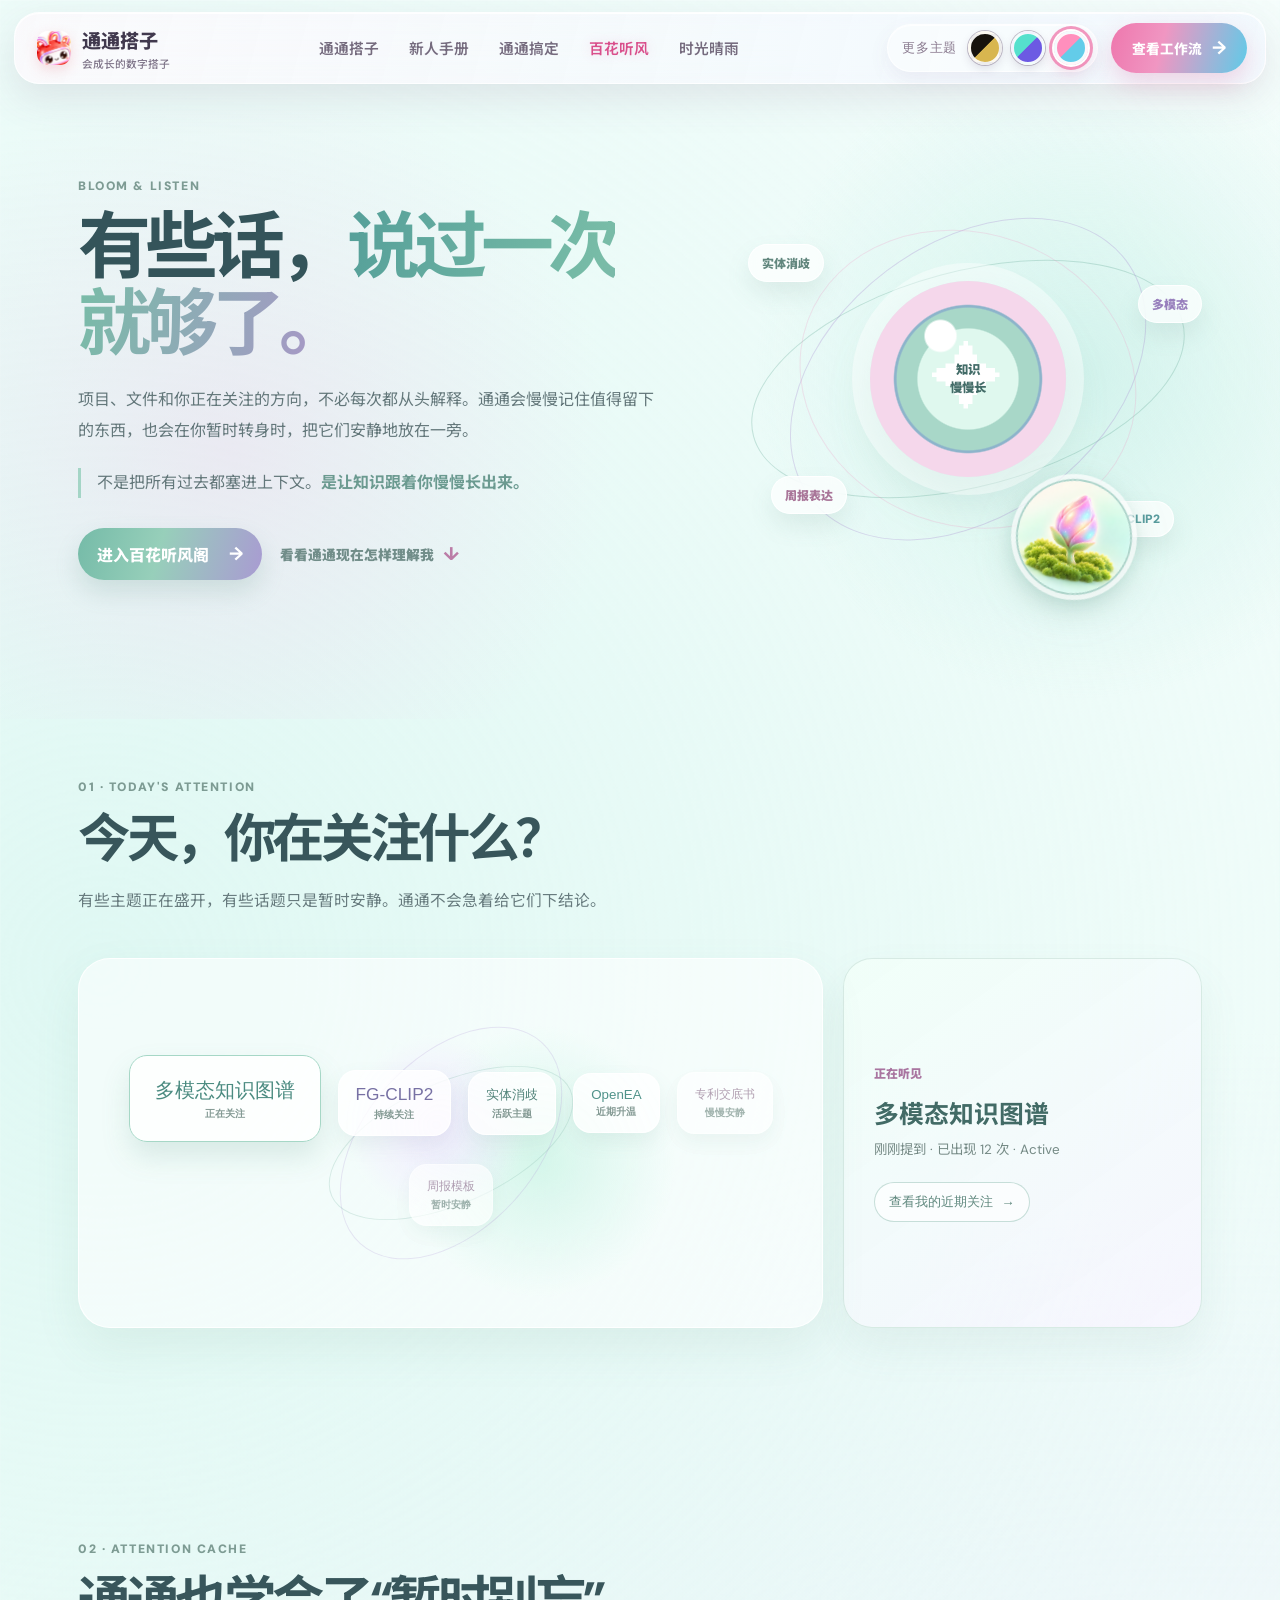
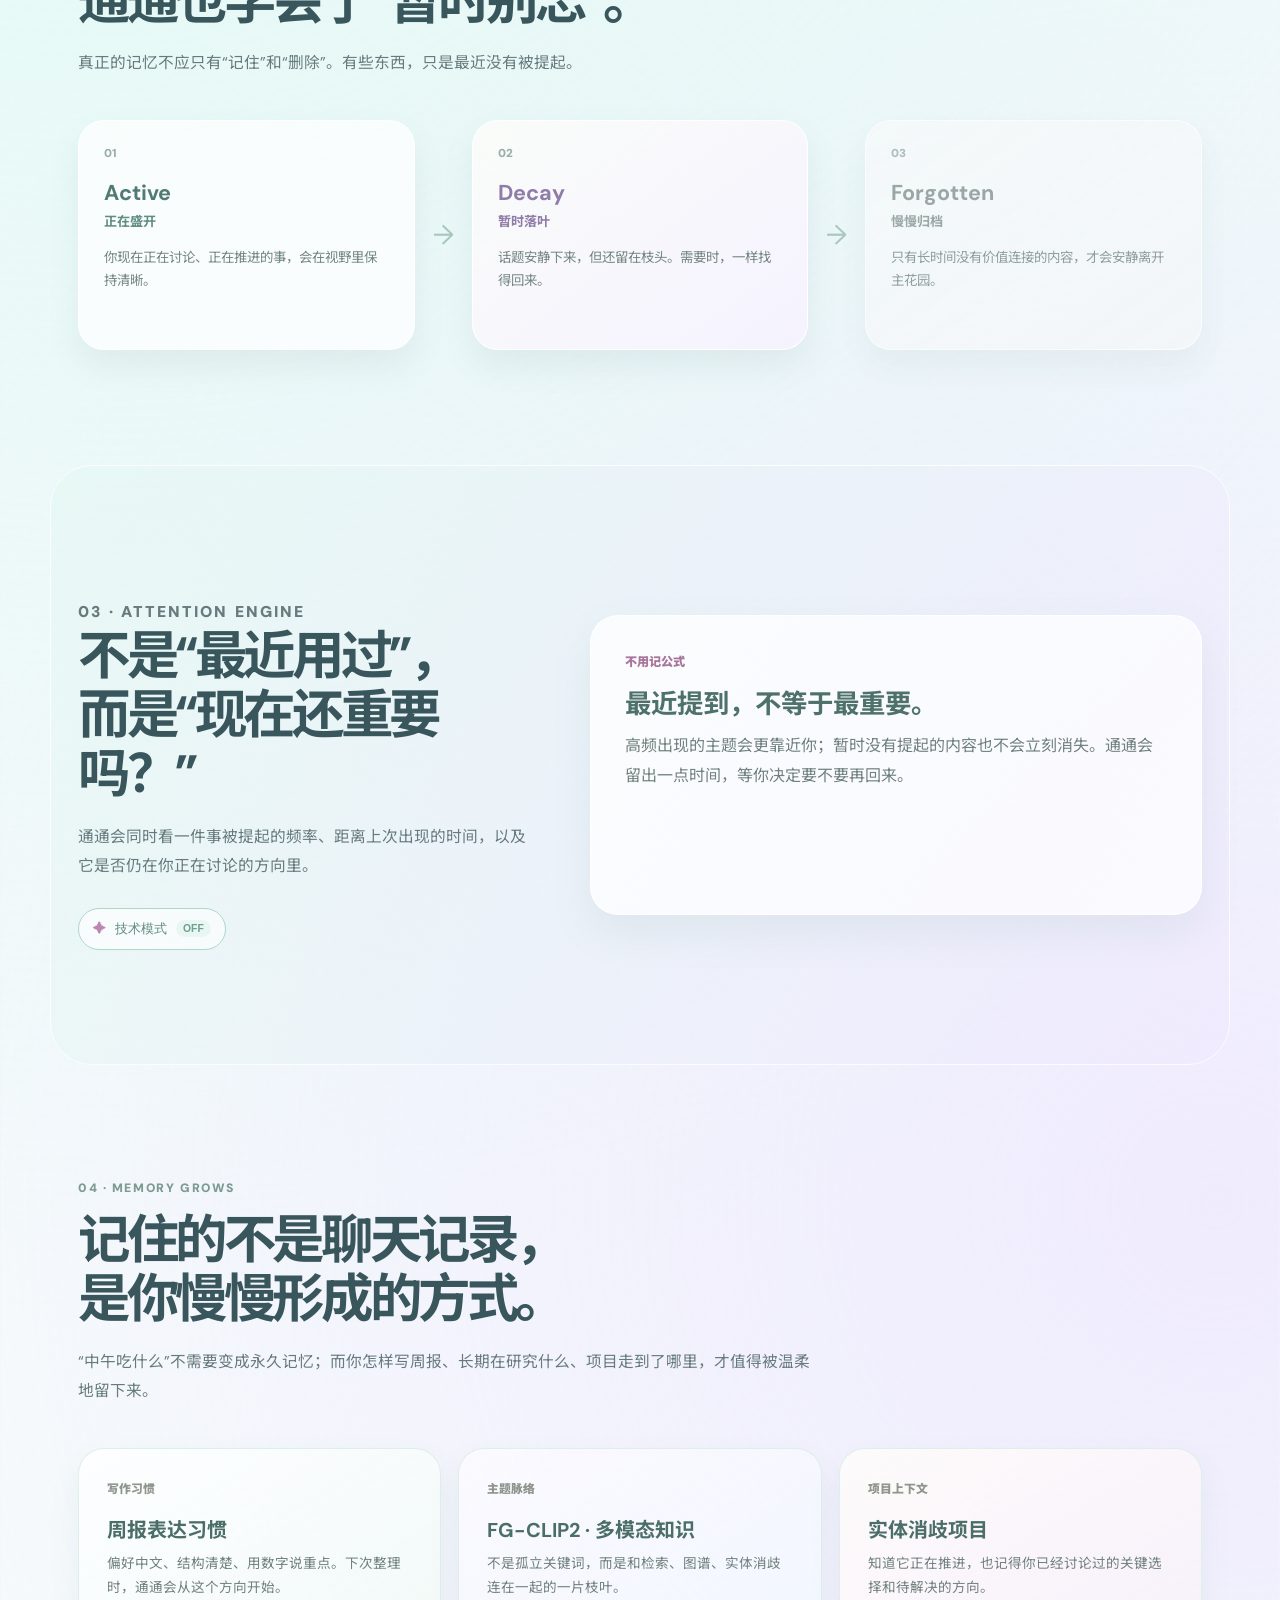
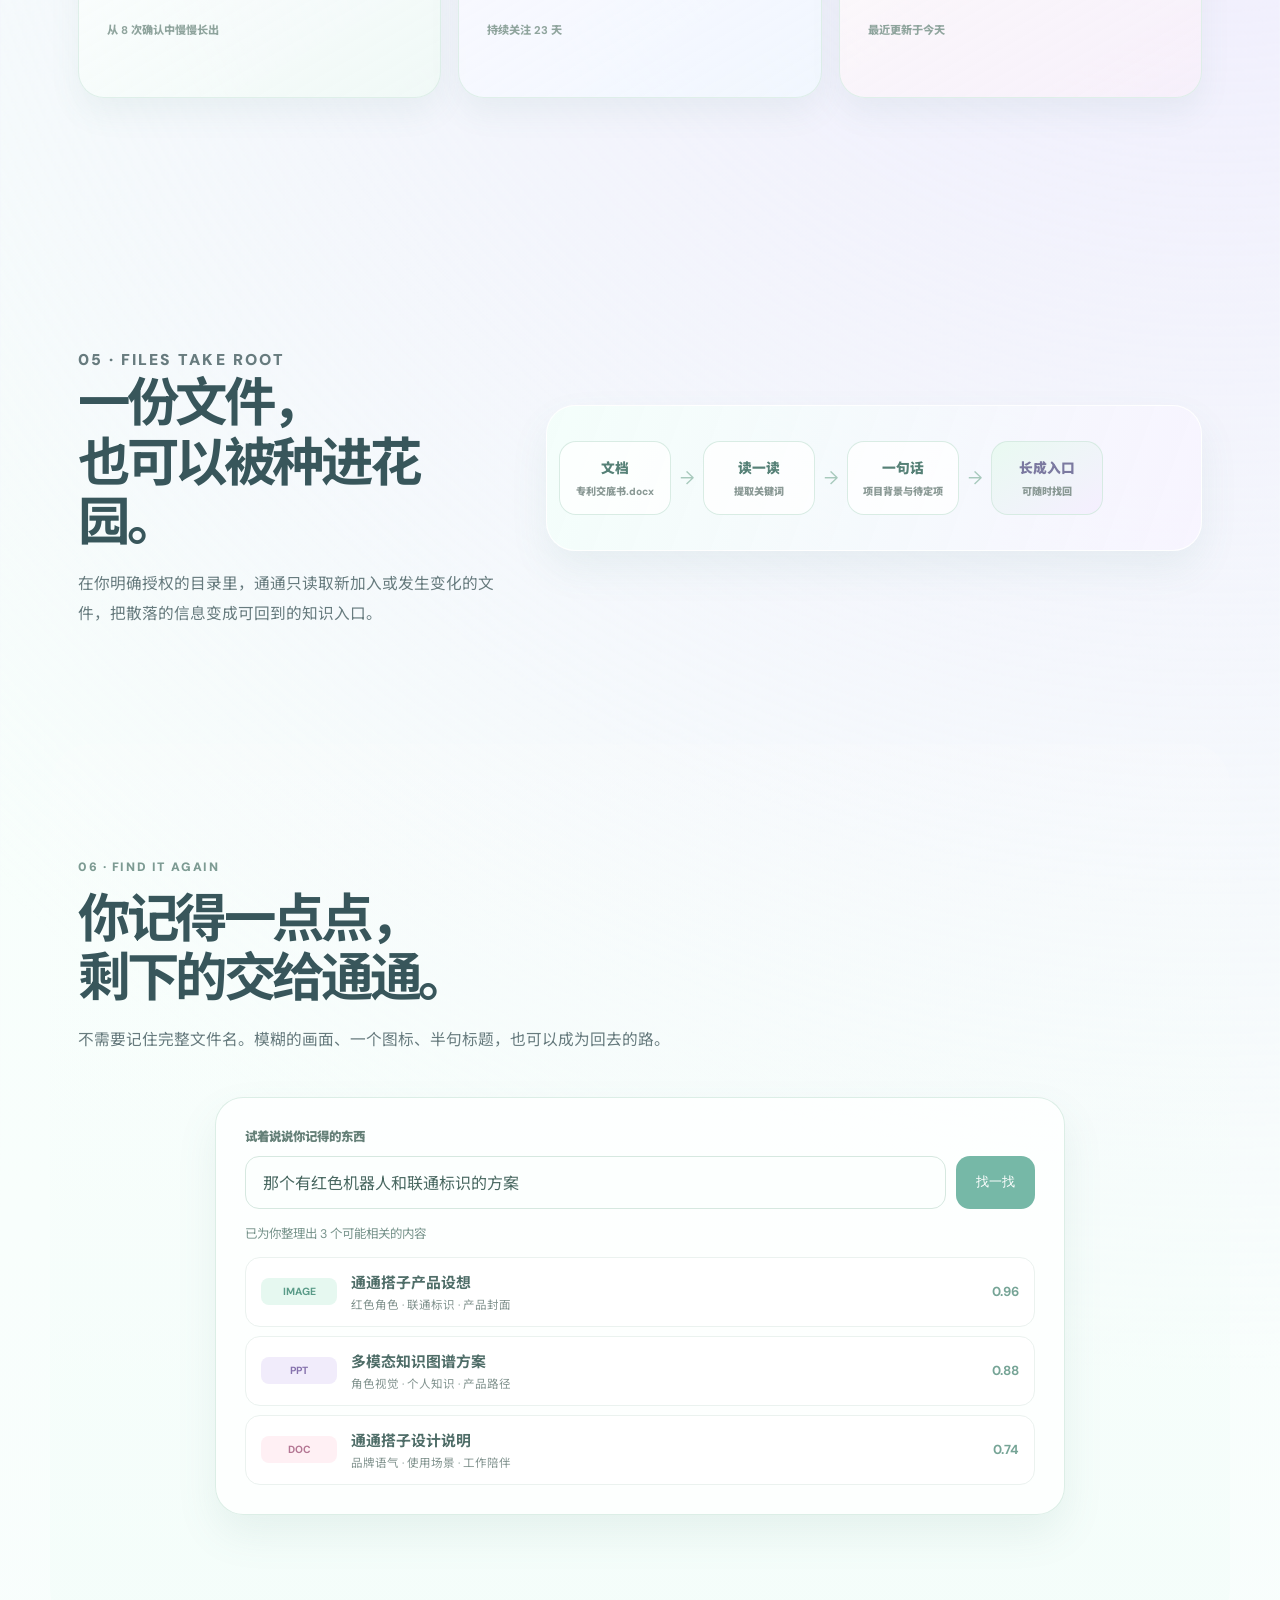
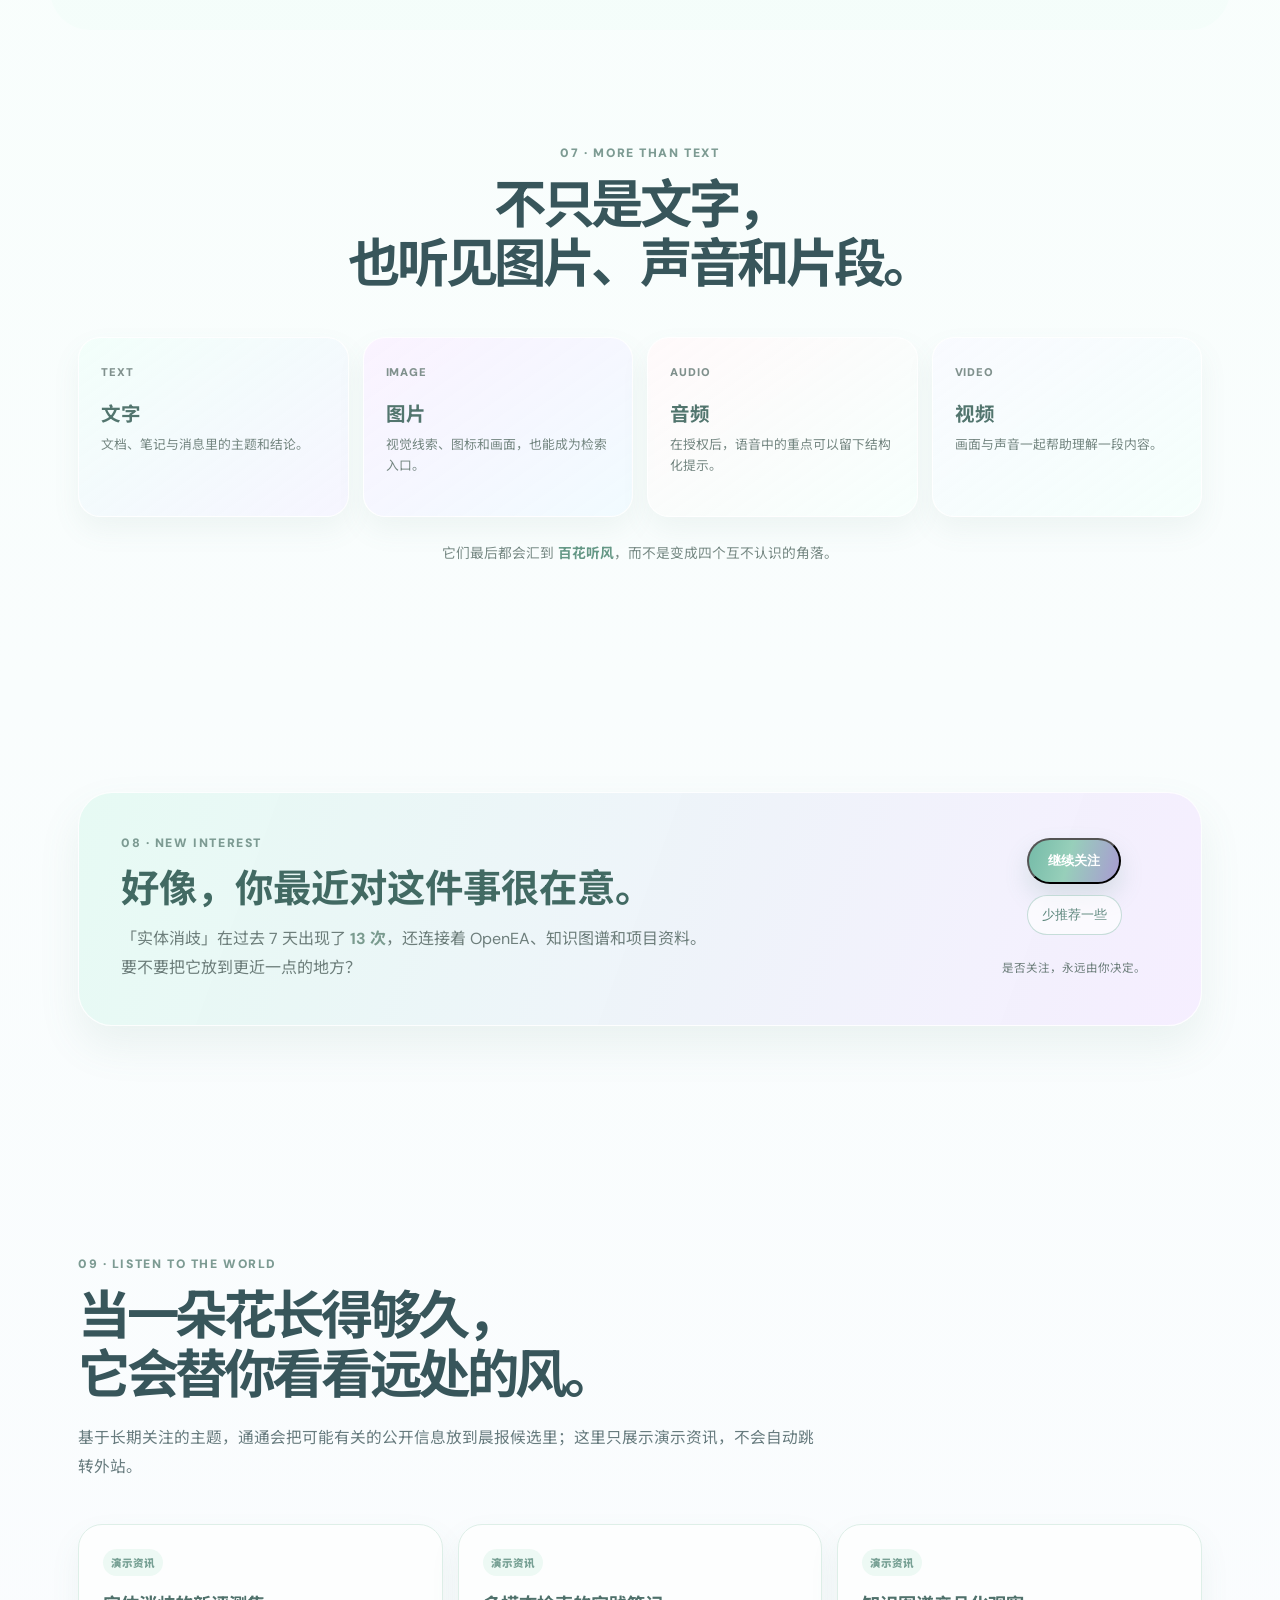
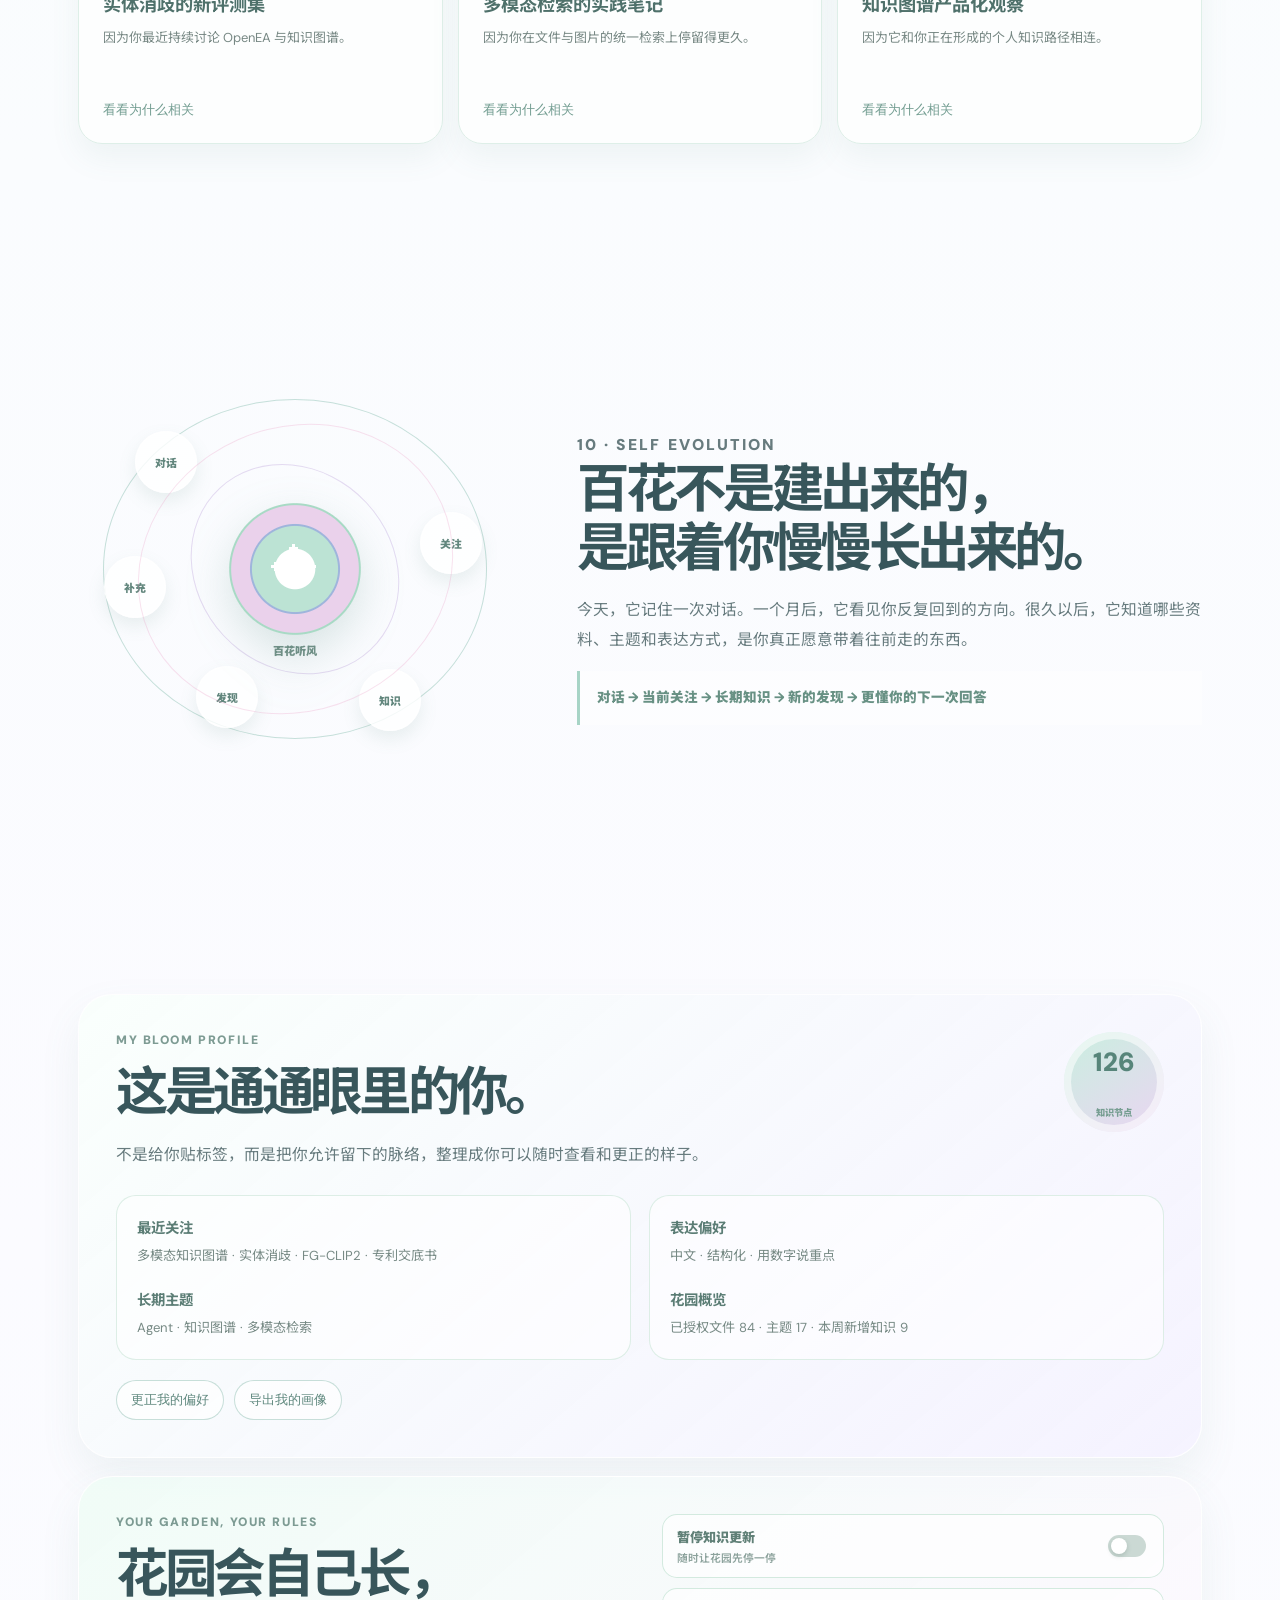
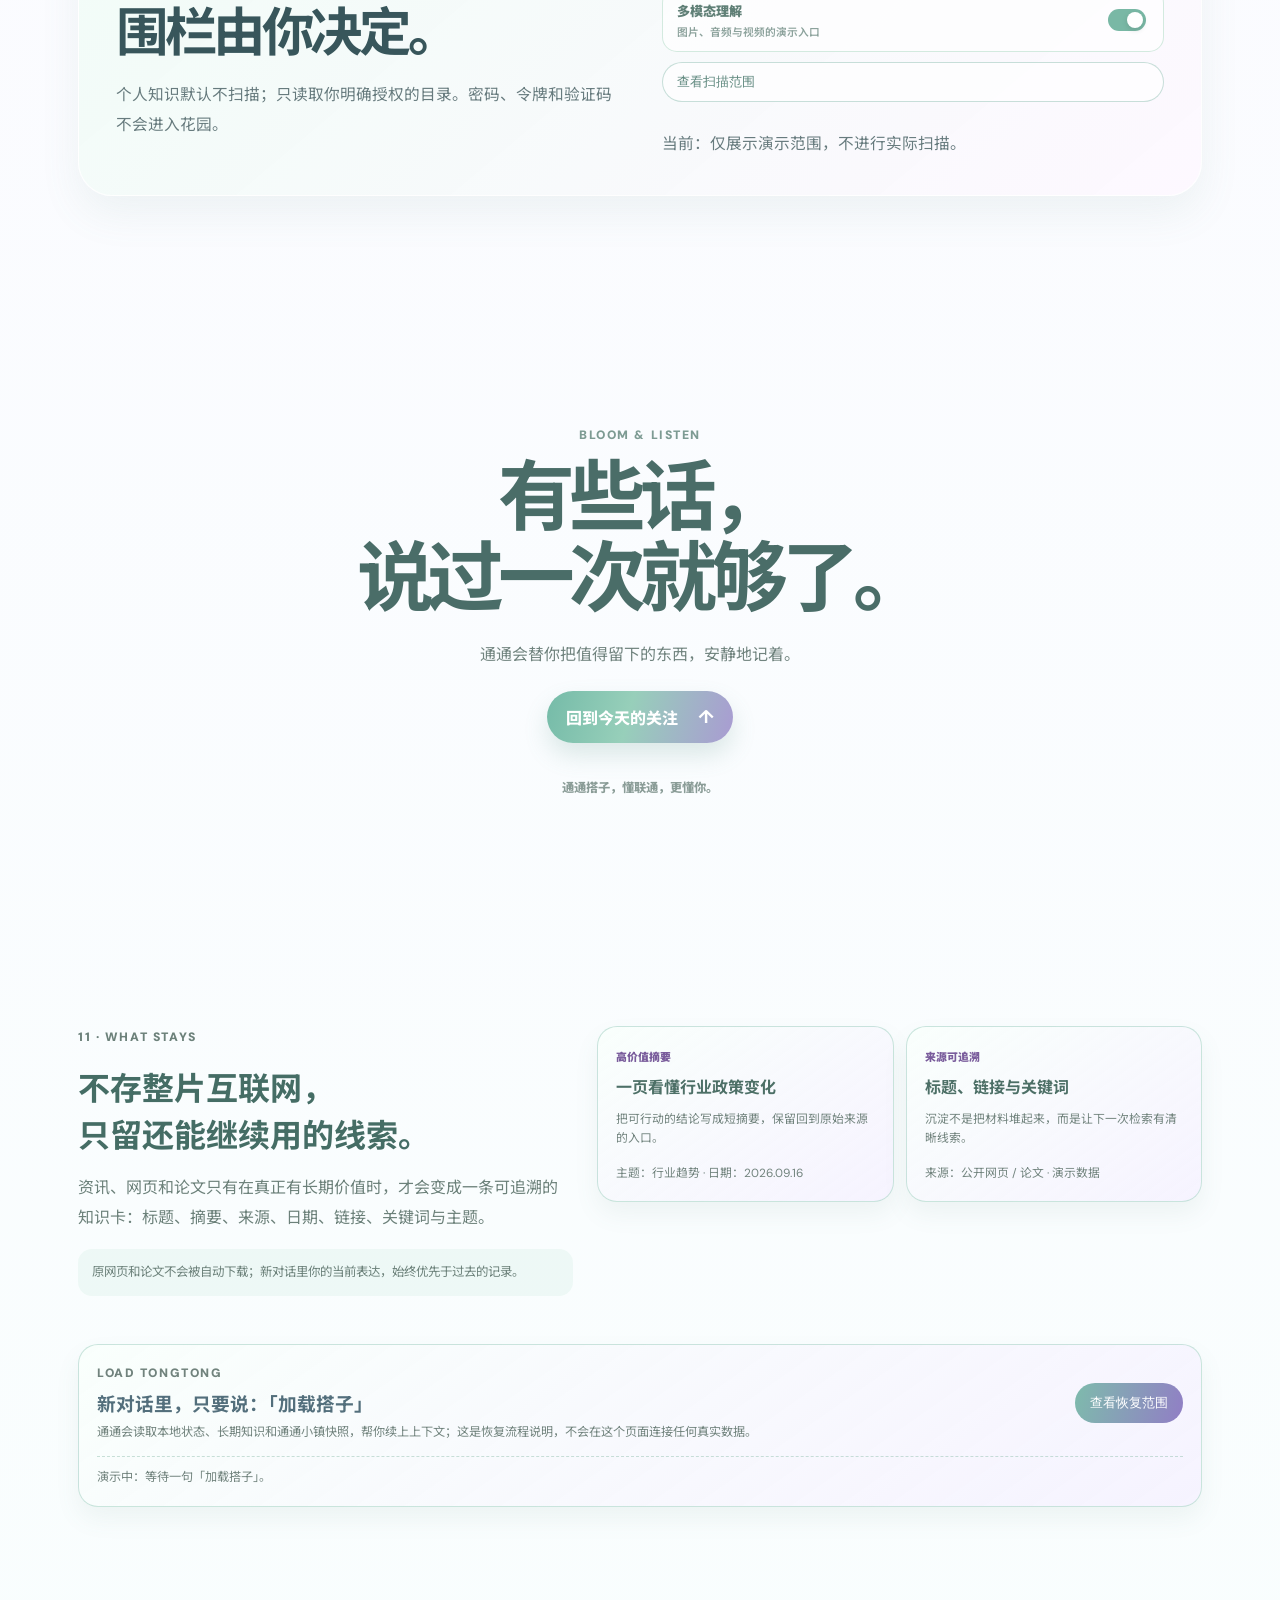
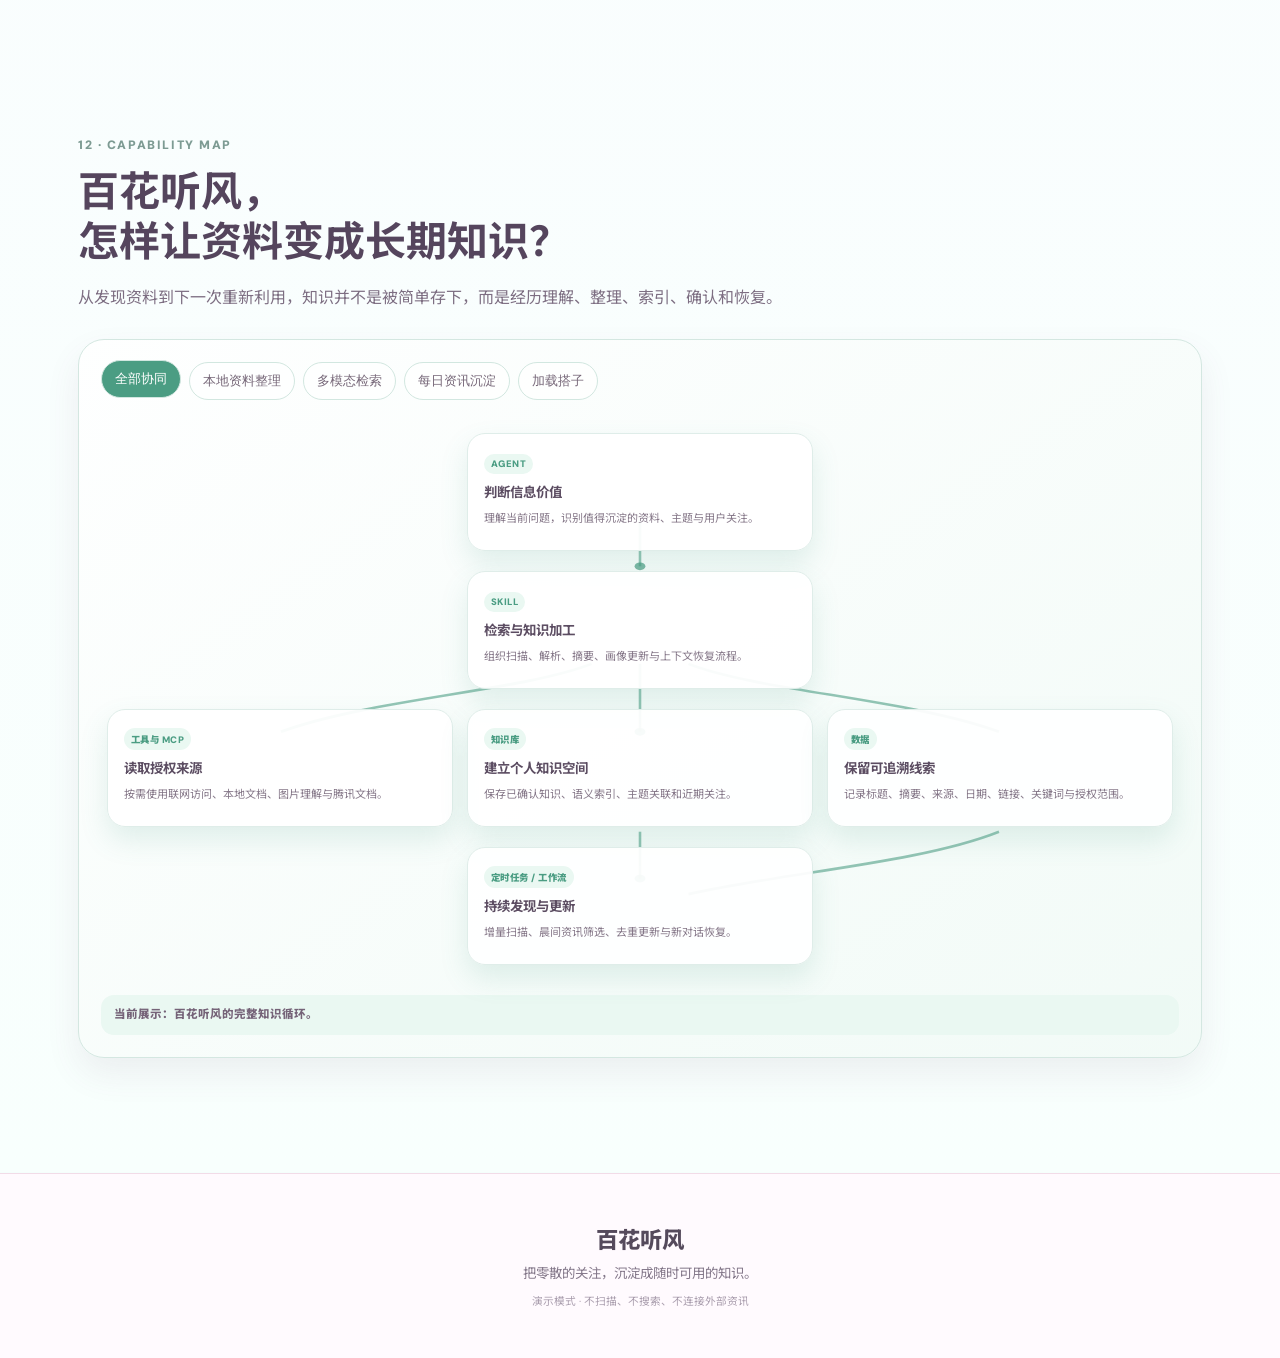
<file: baihua-tingfeng.html>
<!doctype html>
<html lang="zh-CN">
<head>
  <meta charset="utf-8">
  <meta name="viewport" content="width=device-width, initial-scale=1">
  <meta name="theme-color" content="#f7fffc">
  <title>百花听风｜通通搭子</title>
  <link rel="stylesheet" href="styles.css">
  <link rel="stylesheet" href="theme-enhancements.css">
</head>
<body class="page-detail page-knowledge">
  <div class="bloom-petal petal-one" aria-hidden="true">✦</div><div class="bloom-petal petal-two" aria-hidden="true">✦</div><div class="bloom-petal petal-three" aria-hidden="true">✦</div>
  <header class="topbar">
    <a class="brand" href="index.html"><span class="brand-mark">✦</span><span>通通搭子<small>会成长的数字搭子</small></span></a>
    <nav><a href="index.html">通通搭子</a><a href="tongtong-work.html">通通搞定</a><a class="is-current" href="baihua-tingfeng.html">百花听风</a><a href="time-weather.html">时光晴雨</a></nav>
    <div class="top-actions"><div class="theme-switcher" aria-label="通通主题"><button class="theme-label-button" id="openThemes" type="button">通通主题</button><button class="theme-swatch swatch-anjin" type="button" data-theme="anjin" aria-label="查看暗金主题"></button><button class="theme-swatch swatch-liuguang" type="button" data-theme="liuguang" aria-label="查看流光主题"></button><button class="theme-swatch swatch-feisu is-active" type="button" data-theme="feisu" aria-label="查看绯苏主题"></button></div><a class="primary compact" href="tongtong-work.html">查看工作流 <span>→</span></a></div>
  </header>
  <main class="knowledge-journey">
    <section class="knowledge-hero" id="top">
      <div class="knowledge-hero-copy">
        <p class="eyebrow">BLOOM &amp; LISTEN</p>
        <h1>有些话，<em>说过一次就够了。</em></h1>
        <p>项目、文件和你正在关注的方向，不必每次都从头解释。通通会慢慢记住值得留下的东西，也会在你暂时转身时，把它们安静地放在一旁。</p>
        <p class="knowledge-hero-note">不是把所有过去都塞进上下文。<b>是让知识跟着你慢慢长出来。</b></p>
        <div class="knowledge-hero-actions"><a class="primary" href="#today-attention">进入百花听风阁 <span>→</span></a><a class="knowledge-text-link" href="#profile">看看通通现在怎样理解我 <span>↓</span></a></div>
      </div>
      <div class="knowledge-hero-garden" aria-label="一朵由关键词组成的知识花">
        <span class="garden-orbit orbit-a"></span><span class="garden-orbit orbit-b"></span><span class="garden-orbit orbit-c"></span>
        <img class="knowledge-bud" src="assets/shared/garden/garden-hint-bud.png" alt="正在生长的花苞">
        <span class="knowledge-flower">✦</span><span class="knowledge-core">知识<br>慢慢长</span>
        <span class="hero-keyword keyword-a">实体消歧</span><span class="hero-keyword keyword-b">多模态</span><span class="hero-keyword keyword-c">周报表达</span><span class="hero-keyword keyword-d">FG-CLIP2</span>
      </div>
    </section>

    <section class="knowledge-section attention-stop" id="today-attention">
      <div class="section-intro"><p class="section-index">01 · TODAY'S ATTENTION</p><h2>今天，你在关注什么？</h2><p>有些主题正在盛开，有些话题只是暂时安静。通通不会急着给它们下结论。</p></div>
      <div class="attention-layout">
        <div class="keyword-cloud" id="keywordCloud" aria-label="今日关注关键词">
          <button class="attention-keyword size-xl is-active" type="button" data-topic="多模态知识图谱" data-detail="刚刚提到 · 已出现 12 次 · Active">多模态知识图谱<small>正在关注</small></button>
          <button class="attention-keyword size-lg" type="button" data-topic="FG-CLIP2" data-detail="近 5 次对话出现 · 仍在生长 · Active">FG-CLIP2<small>持续关注</small></button>
          <button class="attention-keyword size-md" type="button" data-topic="实体消歧" data-detail="两轮前出现 · 项目主线 · Active">实体消歧<small>活跃主题</small></button>
          <button class="attention-keyword size-md mint" type="button" data-topic="OpenEA" data-detail="本周关注上升 · 与实体消歧相关 · Active">OpenEA<small>近期升温</small></button>
          <button class="attention-keyword size-sm quiet" type="button" data-topic="专利交底书" data-detail="上次提及：6 天前 · 暂存在枝头 · Decay">专利交底书<small>慢慢安静</small></button>
          <button class="attention-keyword size-sm quiet" type="button" data-topic="周报模板" data-detail="上次提及：9 天前 · 仍可随时找回 · Decay">周报模板<small>暂时安静</small></button>
        </div>
        <aside class="attention-detail" aria-live="polite"><span>正在听见</span><h3 id="attentionTopic">多模态知识图谱</h3><p id="attentionDetail">刚刚提到 · 已出现 12 次 · Active</p><button class="soft-button" type="button" data-demo-message="近期关注已在本页展开展示。">查看我的近期关注 <span>→</span></button></aside>
      </div>
    </section>

    <section class="knowledge-section cache-stop">
      <div class="section-intro narrow"><p class="section-index">02 · ATTENTION CACHE</p><h2>通通也学会了“暂时别忘”。</h2><p>真正的记忆不应只有“记住”和“删除”。有些东西，只是最近没有被提起。</p></div>
      <div class="memory-stages"><article class="memory-stage active"><span>01</span><h3>Active</h3><b>正在盛开</b><p>你现在正在讨论、正在推进的事，会在视野里保持清晰。</p></article><div class="stage-arrow" aria-hidden="true">→</div><article class="memory-stage decay"><span>02</span><h3>Decay</h3><b>暂时落叶</b><p>话题安静下来，但还留在枝头。需要时，一样找得回来。</p></article><div class="stage-arrow" aria-hidden="true">→</div><article class="memory-stage forgotten"><span>03</span><h3>Forgotten</h3><b>慢慢归档</b><p>只有长时间没有价值连接的内容，才会安静离开主花园。</p></article></div>
    </section>

    <section class="knowledge-section engine-stop" id="attention-engine">
      <div class="engine-copy"><p class="section-index">03 · ATTENTION ENGINE</p><h2>不是“最近用过”，<br>而是“现在还重要吗？”</h2><p>通通会同时看一件事被提起的频率、距离上次出现的时间，以及它是否仍在你正在讨论的方向里。</p><button class="tech-toggle" id="techToggle" type="button" aria-expanded="false" aria-controls="techPanel"><span>✦</span> 技术模式 <b>OFF</b></button></div>
      <div class="engine-panel"><div class="engine-human"><span>不用记公式</span><h3>最近提到，不等于最重要。</h3><p>高频出现的主题会更靠近你；暂时没有提起的内容也不会立刻消失。通通会留出一点时间，等你决定要不要再回来。</p></div><div class="tech-panel tech-dsac" id="techPanel" hidden><div class="tech-dsac-head"><p>近期关注：双阶段关注缓存机制</p><span>DSAC · 演示机制</span></div><p class="tech-summary">用「即时激活 + 频次强化 + 时间衰减 + 缓冲保留 + 边界遗忘」处理持续变化的关注对象，而不是只按最近访问时间淘汰。</p><div class="tech-capacity"><article><b>T = 30</b><span>活跃关注缓存</span><small>只保留当前最相关的 30 个实体</small></article><article><b>D = 50</b><span>衰减关注缓存</span><small>保存退出活跃区、但仍可能被找回的实体</small></article></div><div class="tech-state-flow"><span>Active<br><small>直接参与当前理解</small></span><i>→</i><span>Decay<br><small>保留历史，等待重提</small></span><i>→</i><span>Forgotten<br><small>结束近期生命周期</small></span></div><div class="tech-detail-grid"><article><h4>1 · 当前批次优先</h4><p>从本轮用户输入与模型回复识别实体。当前批次实体即时关注度固定为 <code>Aₜ(e) = 1</code>，按出现顺序插入或移动到活跃队列前部。</p><p>已在活跃区：累计提及次数并更新时间；在衰减区：重新激活并保留历史次数；两处都没有：作为新实体初始化。</p></article><article><h4>2 · 历史实体重排</h4><p>对非本轮实体，先看归一化提及频次 <code>F(e) = N(e) / max N(x)</code>，再看时间新鲜度 <code>R(e) = e<sup>−λ(t − Last(e))</sup></code>。</p><p>最终得分为 <code>A(e) = αF(e) + (1 − α)R(e)</code>；出现越多、离上次提及越近，排序越靠前。</p></article><article><h4>3 · 两级缓存迁移</h4><p>每轮结束后，当前批次优先保留；历史实体按得分重排，Top K 进入活跃区。超过 T 的实体转入衰减区，不会立刻从记忆中抹去。</p><p>衰减区超过 D 时，再淘汰低优先级实体；此后被重新提及时，才会作为全新实体初始化。</p></article><article><h4>4 · 为什么不只是 LRU？</h4><p>普通 LRU 主要看最近访问时间。DSAC 同时考虑当前批次、历史频次、时间新鲜度与 Active / Decay 迁移关系。</p><p>例如连续讨论「美团老鼠套餐」后问“这个现在还能办吗？”，活跃关注能帮助恢复“这个”所指的业务实体。</p></article></div></div></div>
    </section>

    <section class="knowledge-section memory-stop">
      <div class="section-intro"><p class="section-index">04 · MEMORY GROWS</p><h2>记住的不是聊天记录，<br>是你慢慢形成的方式。</h2><p>“中午吃什么”不需要变成永久记忆；而你怎样写周报、长期在研究什么、项目走到了哪里，才值得被温柔地留下来。</p></div>
      <div class="grown-memory-grid"><article><span>写作习惯</span><h3>周报表达习惯</h3><p>偏好中文、结构清楚、用数字说重点。下次整理时，通通会从这个方向开始。</p><small>从 8 次确认中慢慢长出</small></article><article><span>主题脉络</span><h3>FG-CLIP2 · 多模态知识</h3><p>不是孤立关键词，而是和检索、图谱、实体消歧连在一起的一片枝叶。</p><small>持续关注 23 天</small></article><article><span>项目上下文</span><h3>实体消歧项目</h3><p>知道它正在推进，也记得你已经讨论过的关键选择和待解决的方向。</p><small>最近更新于今天</small></article></div>
    </section>

    <section class="knowledge-section file-stop">
      <div class="file-copy"><p class="section-index">05 · FILES TAKE ROOT</p><h2>一份文件，<br>也可以被种进花园。</h2><p>在你明确授权的目录里，通通只读取新加入或发生变化的文件，把散落的信息变成可回到的知识入口。</p></div>
      <div class="file-flow" aria-label="文件进入知识库的演示流程"><div>文档<small>专利交底书.docx</small></div><i>→</i><div>读一读<small>提取关键词</small></div><i>→</i><div>一句话<small>项目背景与待定项</small></div><i>→</i><div class="file-entry">长成入口<small>可随时找回</small></div></div>
    </section>

    <section class="knowledge-section search-stop">
      <div class="section-intro narrow"><p class="section-index">06 · FIND IT AGAIN</p><h2>你记得一点点，<br>剩下的交给通通。</h2><p>不需要记住完整文件名。模糊的画面、一个图标、半句标题，也可以成为回去的路。</p></div>
      <div class="search-demo" id="knowledgeSearch"><label for="knowledgeQuery">试着说说你记得的东西</label><div class="search-box"><input id="knowledgeQuery" value="那个有红色机器人和联通标识的方案" autocomplete="off"><button type="button" id="runKnowledgeSearch">找一找</button></div><p class="search-status" id="searchStatus" aria-live="polite">已为你整理出 3 个可能相关的内容</p><div class="search-results" id="searchResults"><article><b>IMAGE</b><div><h3>通通搭子产品设想</h3><p>红色角色 · 联通标识 · 产品封面</p></div><strong>0.96</strong></article><article><b>PPT</b><div><h3>多模态知识图谱方案</h3><p>角色视觉 · 个人知识 · 产品路径</p></div><strong>0.88</strong></article><article><b>DOC</b><div><h3>通通搭子设计说明</h3><p>品牌语气 · 使用场景 · 工作陪伴</p></div><strong>0.74</strong></article></div></div>
    </section>

    <section class="knowledge-section modal-stop">
      <div class="section-intro"><p class="section-index">07 · MORE THAN TEXT</p><h2>不只是文字，<br>也听见图片、声音和片段。</h2></div>
      <div class="modality-grid"><article><span>TEXT</span><h3>文字</h3><p>文档、笔记与消息里的主题和结论。</p></article><article><span>IMAGE</span><h3>图片</h3><p>视觉线索、图标和画面，也能成为检索入口。</p></article><article><span>AUDIO</span><h3>音频</h3><p>在授权后，语音中的重点可以留下结构化提示。</p></article><article><span>VIDEO</span><h3>视频</h3><p>画面与声音一起帮助理解一段内容。</p></article></div><p class="modality-note">它们最后都会汇到 <b>百花听风</b>，而不是变成四个互不认识的角落。</p>
    </section>

    <section class="knowledge-section discover-stop"><div class="discover-card"><div><p class="section-index">08 · NEW INTEREST</p><h2>好像，你最近对这件事很在意。</h2><p>「实体消歧」在过去 7 天出现了 <b>13 次</b>，还连接着 OpenEA、知识图谱和项目资料。要不要把它放到更近一点的地方？</p></div><div class="discover-actions"><button class="primary" type="button" data-interest-action="follow">继续关注</button><button class="soft-button" type="button" data-interest-action="less">少推荐一些</button><p id="interestFeedback" aria-live="polite">是否关注，永远由你决定。</p></div></div></section>

    <section class="knowledge-section world-stop">
      <div class="section-intro"><p class="section-index">09 · LISTEN TO THE WORLD</p><h2>当一朵花长得够久，<br>它会替你看看远处的风。</h2><p>基于长期关注的主题，通通会把可能有关的公开信息放到晨报候选里；这里只展示演示资讯，不会自动跳转外站。</p></div>
      <div class="world-news-grid"><article><span>演示资讯</span><h3>实体消歧的新评测集</h3><p>因为你最近持续讨论 OpenEA 与知识图谱。</p><button type="button" data-demo-message="这是演示资讯卡，真实内容接入将在后续完成。">看看为什么相关</button></article><article><span>演示资讯</span><h3>多模态检索的实践笔记</h3><p>因为你在文件与图片的统一检索上停留得更久。</p><button type="button" data-demo-message="这是演示资讯卡，真实内容接入将在后续完成。">看看为什么相关</button></article><article><span>演示资讯</span><h3>知识图谱产品化观察</h3><p>因为它和你正在形成的个人知识路径相连。</p><button type="button" data-demo-message="这是演示资讯卡，真实内容接入将在后续完成。">看看为什么相关</button></article></div>
    </section>

    <section class="knowledge-section evolution-stop"><div class="evolution-visual"><div class="evolution-ring"><span>对话</span><span>关注</span><span>知识</span><span>发现</span><span>补充</span></div><div class="evolution-flower">✦<small>百花听风</small></div></div><div class="evolution-copy"><p class="section-index">10 · SELF EVOLUTION</p><h2>百花不是建出来的，<br>是跟着你慢慢长出来的。</h2><p>今天，它记住一次对话。一个月后，它看见你反复回到的方向。很久以后，它知道哪些资料、主题和表达方式，是你真正愿意带着往前走的东西。</p><p class="evolution-line">对话 → 当前关注 → 长期知识 → 新的发现 → 更懂你的下一次回答</p></div></section>

    <section class="knowledge-section profile-stop" id="profile">
      <div class="profile-card"><div class="profile-head"><div><p class="section-index">MY BLOOM PROFILE</p><h2>这是通通眼里的你。</h2><p>不是给你贴标签，而是把你允许留下的脉络，整理成你可以随时查看和更正的样子。</p></div><span class="profile-orb">126<small>知识节点</small></span></div><div class="profile-columns"><div><h3>最近关注</h3><p>多模态知识图谱 · 实体消歧 · FG-CLIP2 · 专利交底书</p><h3>长期主题</h3><p>Agent · 知识图谱 · 多模态检索</p></div><div><h3>表达偏好</h3><p>中文 · 结构化 · 用数字说重点</p><h3>花园概览</h3><p>已授权文件 84 · 主题 17 · 本周新增知识 9</p></div></div><div class="profile-actions"><button class="soft-button" type="button" data-demo-message="画像更正是演示操作，真实版本会记录你的选择。">更正我的偏好</button><button class="soft-button" type="button" data-demo-message="导出仅为演示，不会生成或下载任何文件。">导出我的画像</button></div></div>
      <div class="privacy-card" id="privacyCard"><div><p class="section-index">YOUR GARDEN, YOUR RULES</p><h2>花园会自己长，<br>围栏由你决定。</h2><p>个人知识默认不扫描；只读取你明确授权的目录。密码、令牌和验证码不会进入花园。</p></div><div class="privacy-controls"><label><span>暂停知识更新<small>随时让花园先停一停</small></span><input id="pauseKnowledge" type="checkbox"></label><label><span>多模态理解<small>图片、音频与视频的演示入口</small></span><input id="multimodalSwitch" type="checkbox" checked></label><button class="soft-button" type="button" id="scopeButton">查看扫描范围</button><p id="privacyFeedback" aria-live="polite">当前：仅展示演示范围，不进行实际扫描。</p></div></div>
    </section>

    <section class="knowledge-closing"><p class="eyebrow">BLOOM &amp; LISTEN</p><h2>有些话，<br>说过一次就够了。</h2><p>通通会替你把值得留下的东西，安静地记着。</p><a class="primary" href="#today-attention">回到今天的关注 <span>↑</span></a><small>通通搭子，懂联通，更懂你。</small></section>
    <section class="knowledge-section retention-stop" id="knowledge-retention"><div class="retention-copy"><p class="section-index">11 · WHAT STAYS</p><h2>不存整片互联网，<br>只留还能继续用的线索。</h2><p>资讯、网页和论文只有在真正有长期价值时，才会变成一条可追溯的知识卡：标题、摘要、来源、日期、链接、关键词与主题。</p><p class="retention-note">原网页和论文不会被自动下载；新对话里你的当前表达，始终优先于过去的记录。</p></div><div class="retention-cards"><article><span>高价值摘要</span><h3>一页看懂行业政策变化</h3><p>把可行动的结论写成短摘要，保留回到原始来源的入口。</p><small>主题：行业趋势 · 日期：2026.09.16</small></article><article><span>来源可追溯</span><h3>标题、链接与关键词</h3><p>沉淀不是把材料堆起来，而是让下一次检索有清晰线索。</p><small>来源：公开网页 / 论文 · 演示数据</small></article></div><div class="load-companion-card"><div><p class="eyebrow">LOAD TONGTONG</p><h3>新对话里，只要说：「加载搭子」</h3><p>通通会读取本地状态、长期知识和通通小镇快照，帮你续上上下文；这是恢复流程说明，不会在这个页面连接任何真实数据。</p></div><button type="button" id="loadCompanionDemo">查看恢复范围</button><p id="loadCompanionFeedback" aria-live="polite">演示中：等待一句「加载搭子」。</p></div></section>
    <section class="knowledge-section capability-section capability-knowledge" id="knowledge-capability-map"><div class="capability-section-head"><p class="section-index">12 · CAPABILITY MAP</p><h2>百花听风，<br>怎样让资料变成长期知识？</h2><p>从发现资料到下一次重新利用，知识并不是被简单存下，而是经历理解、整理、索引、确认和恢复。</p></div><div class="capability-map" data-capability-map><div class="capability-topics" aria-label="选择百花听风功能"><button class="is-active" type="button" data-capability-targets="all">全部协同</button><button type="button" data-capability-targets="agent,skill,tool,knowledge,data">本地资料整理</button><button type="button" data-capability-targets="agent,skill,tool,knowledge">多模态检索</button><button type="button" data-capability-targets="agent,skill,tool,knowledge,data,workflow">每日资讯沉淀</button><button type="button" data-capability-targets="agent,skill,knowledge,data">加载搭子</button></div><div class="capability-flow"><article data-capability-node="agent"><span>AGENT</span><b>判断信息价值</b><p>理解当前问题，识别值得沉淀的资料、主题与用户关注。</p></article><article data-capability-node="skill"><span>SKILL</span><b>检索与知识加工</b><p>组织扫描、解析、摘要、画像更新与上下文恢复流程。</p></article><article data-capability-node="tool"><span>工具与 MCP</span><b>读取授权来源</b><p>按需使用联网访问、本地文档、图片理解与腾讯文档。</p></article><article data-capability-node="knowledge"><span>知识库</span><b>建立个人知识空间</b><p>保存已确认知识、语义索引、主题关联和近期关注。</p></article><article data-capability-node="data"><span>数据</span><b>保留可追溯线索</b><p>记录标题、摘要、来源、日期、链接、关键词与授权范围。</p></article><article data-capability-node="workflow"><span>定时任务 / 工作流</span><b>持续发现与更新</b><p>增量扫描、晨间资讯筛选、去重更新与新对话恢复。</p></article></div><p class="capability-map-feedback" aria-live="polite">当前展示：百花听风的完整知识循环。</p></div></section>
  </main>
  <footer><span>百花听风</span><p>把零散的关注，沉淀成随时可用的知识。</p><small>演示模式 · 不扫描、不搜索、不连接外部资讯</small></footer>
  <dialog id="themeDialog"><div class="dialog-head"><div><p class="eyebrow">TONGTONG THEME</p><h2 id="themeDialogTitle">绯苏主题</h2></div><button id="closeThemes" aria-label="关闭主题画廊">×</button></div><div class="theme-gallery is-single"></div></dialog>
  <script src="app.js"></script>
</body>
</html>
</file>
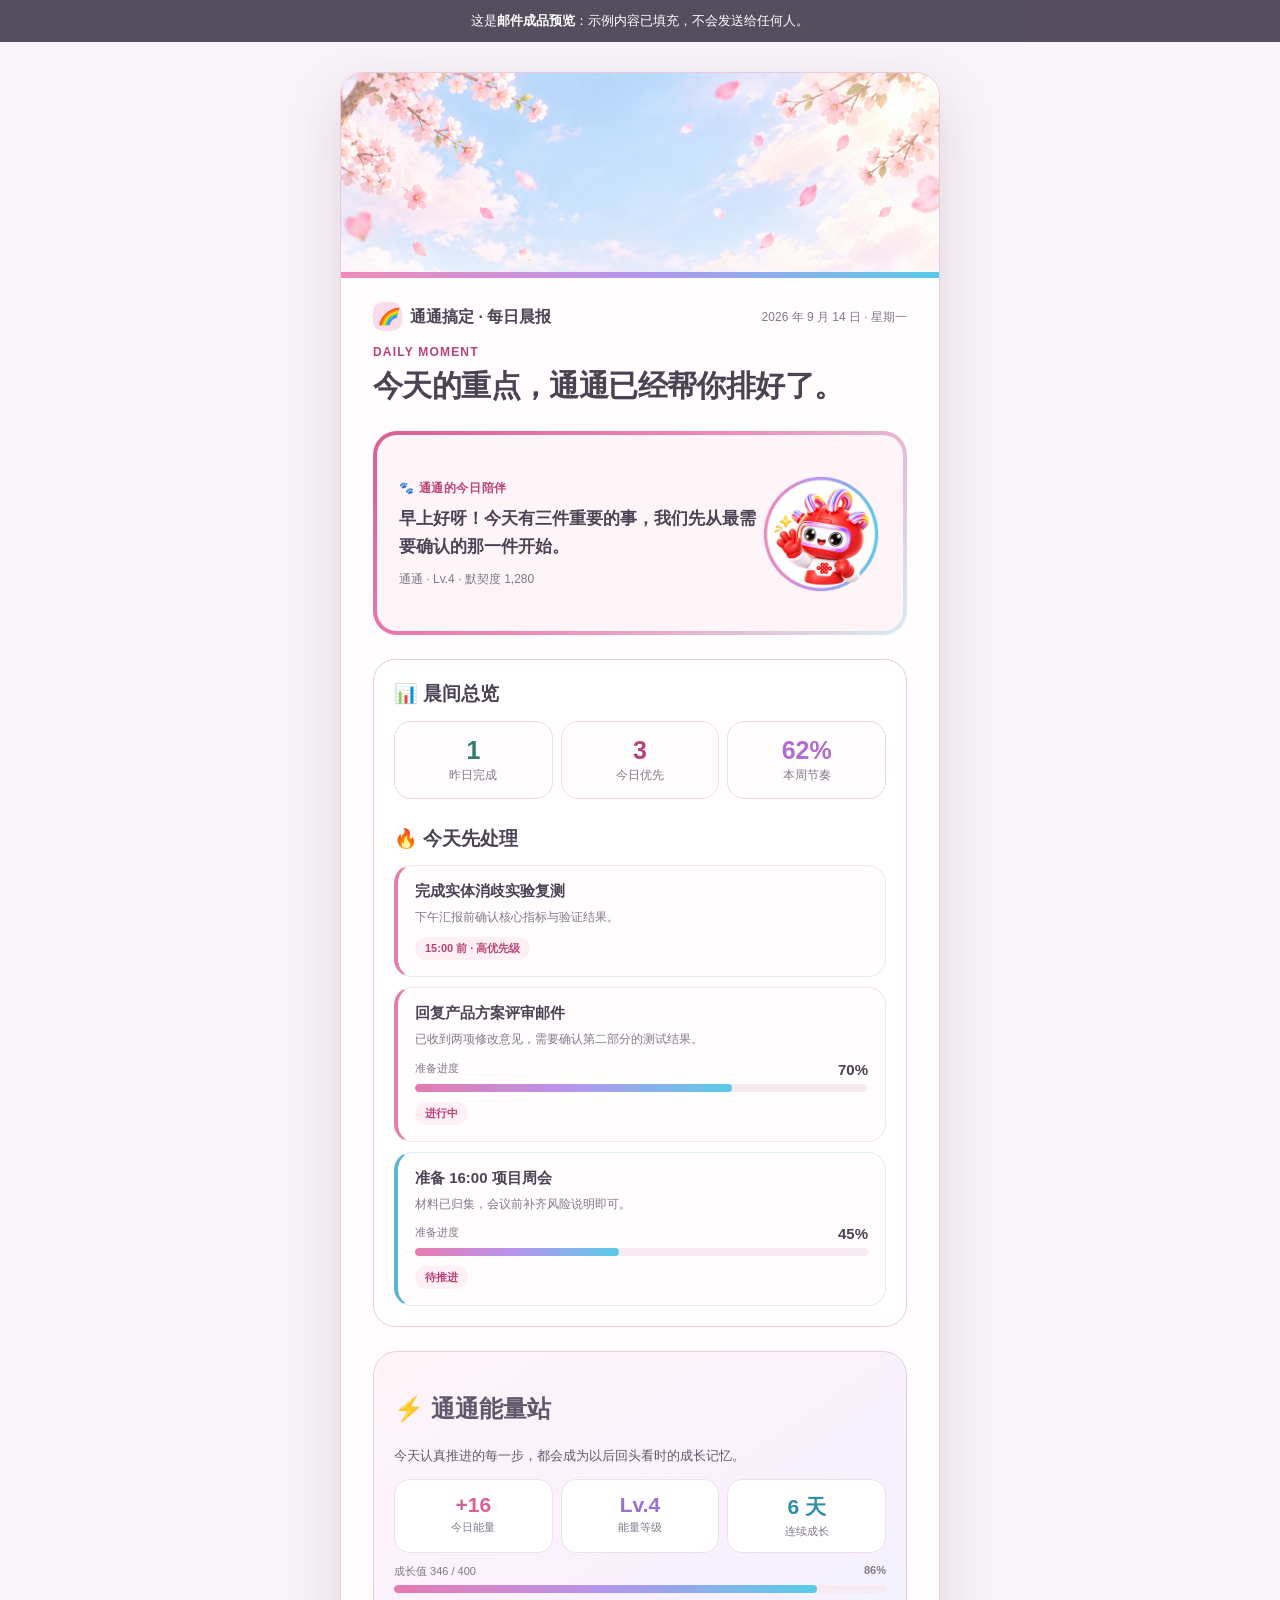
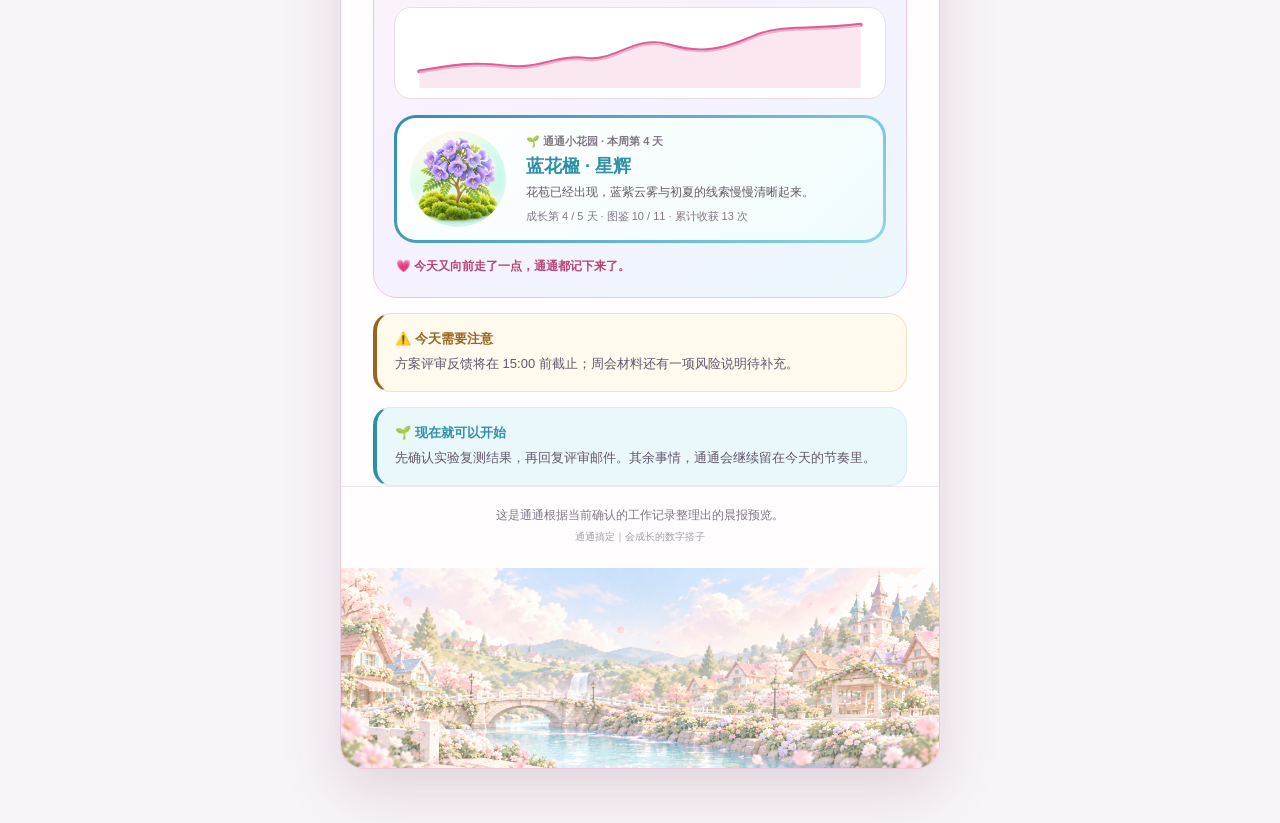
<file: morning-email-preview.html>
<!doctype html>
<html lang="zh-CN">
<head>
  <meta charset="utf-8">
  <meta name="viewport" content="width=device-width, initial-scale=1">
  <title>通通每日晨报 · 已填充预览</title>
  <style>
    :root{color-scheme:light}*{box-sizing:border-box}body{margin:0;background:#f8f4f8;color:#62586c;font-family:Arial,"Microsoft YaHei","PingFang SC",sans-serif}.preview-bar{position:sticky;top:0;z-index:2;padding:12px 20px;background:rgba(75,67,84,.94);color:#fff;text-align:center;font-size:13px}.preview-bar b{color:#ffd9e9}.page{padding:30px 12px 54px}.email{width:min(600px,100%);margin:auto;overflow:hidden;border:1px solid #ebcadd;border-radius:24px;background:#fffdfd;box-shadow:0 22px 58px rgba(120,74,102,.18)}.email img{display:block;max-width:100%}.top,.bottom{width:100%;background:#f8f4f8}.gradient{height:6px;background:linear-gradient(90deg,#f08ab7,#b496ef,#58cbe7)}.pad{padding-left:32px;padding-right:32px}.meta{display:flex;justify-content:space-between;gap:12px;padding-top:24px;color:#4b4354;font-weight:700;font-size:16px;line-height:24px}.meta small{padding-top:3px;color:#817789;font-size:12px;font-weight:400;white-space:nowrap}.icon{display:inline-grid;place-items:center;width:29px;height:29px;margin-right:8px;border-radius:10px;background:#f9dce9;font-size:16px}.eyebrow{margin:14px 0 7px;color:#b94376;font-size:12px;font-weight:700;letter-spacing:1.2px}.title{margin:0 0 24px;color:#4b4354;font-size:30px;line-height:1.35;letter-spacing:-.02em}.voice{margin-bottom:24px;padding:4px;border-radius:24px;background:linear-gradient(135deg,#d95f94,#f08ab7 48%,#d8ecf2)}.voice-inner{display:grid;grid-template-columns:1fr 130px;align-items:center;min-height:196px;padding:20px 17px 17px 22px;border-radius:20px;background:#fff4f8}.voice p{margin:0}.voice-label{color:#b94376;font-size:12px;font-weight:700;letter-spacing:.6px}.voice-copy{margin-top:8px!important;color:#4b4354;font-size:17px;line-height:1.65;font-weight:700}.voice-meta{margin-top:10px!important;color:#817789;font-size:12px}.voice img{width:118px;height:118px;margin:auto;border-radius:50%;object-fit:contain}.section{margin-bottom:24px;padding:20px;border:1px solid #ebcadd;border-radius:22px;background:#fff}.section h2{margin:0 0 14px;color:#4b4354;font-size:19px;line-height:27px}.metrics{display:grid;grid-template-columns:repeat(3,1fr);gap:8px}.metric{padding:14px 6px;border:1px solid #f0d9e5;border-radius:17px;background:#fffdfd;text-align:center}.metric b{display:block;font-size:25px}.metric small{color:#817789;font-size:12px}.metric.done b{color:#347e69}.metric.progress b{color:#b94376}.metric.rate b{color:#b36bcc}.tasks-title{margin:26px 0 13px!important}.task{padding:16px 17px;margin-top:10px;border:1px solid #f3e6ed;border-left:4px solid #e77aaf;border-radius:18px;background:#fffdfd}.task.blue{border-color:#e1eef2;border-left-color:#58b8d1}.task b{display:block;color:#4b4354;font-size:15px}.task p{margin:6px 0 0;color:#817789;font-size:12px;line-height:1.7}.tag{display:inline-block;margin-top:10px;padding:4px 10px;border-radius:999px;background:#fff0f6;color:#b94376;font-size:11px;font-weight:700}.tag.green{background:#eaf7f2;color:#347e69}.bar-copy{display:flex;justify-content:space-between;margin-top:11px;color:#817789;font-size:11px}.bar{height:8px;margin-top:6px;overflow:hidden;border-radius:999px;background:#f7eaf1}.bar i{display:block;height:100%;border-radius:inherit;background:linear-gradient(90deg,#e77aaf,#b496ef,#58cbe7)}.energy{padding:21px 20px;border:1px solid #ebcadd;border-radius:24px;background:linear-gradient(145deg,#fff4f8,#f7f1ff 55%,#eaf8fc)}.energy>p{margin:6px 0 12px;font-size:13px;line-height:1.7}.energy-cards{display:grid;grid-template-columns:repeat(3,1fr);gap:8px}.energy-cards div{padding:13px 5px;border:1px solid #f1e1ea;border-radius:15px;background:#fff;text-align:center}.energy-cards b{font-size:21px}.energy-cards small{display:block;margin-top:3px;color:#817789;font-size:11px}.pink{color:#d95f94}.purple{color:#9a70cc}.cyan{color:#2e8fa9}.trend{height:92px;margin-top:14px;padding:10px;border:1px solid #eadde8;border-radius:17px;background:#fff}.trend svg{width:100%;height:100%}.garden{display:grid;grid-template-columns:104px 1fr;gap:12px;margin-top:16px;padding:3px;border-radius:22px;background:linear-gradient(135deg,#2e8fa9,#8ed6e7)}.garden-inner{grid-column:1/-1;display:grid;grid-template-columns:104px 1fr;gap:12px;align-items:center;padding:13px;border-radius:19px;background:linear-gradient(135deg,#fff,#f0fbfd)}.garden img{width:96px;height:96px;border-radius:50%;object-fit:cover}.garden p{margin:0}.garden .label{color:#817789;font-size:11px;font-weight:700}.garden h3{margin:5px 0;color:#2e8fa9;font-size:18px}.garden .desc{color:#62586c;font-size:12px;line-height:1.6}.garden .mini{margin-top:7px;color:#817789;font-size:11px}.note{margin-top:15px;padding:16px 18px;border:1px solid #f1e1c8;border-left:4px solid #9a641e;border-radius:18px;background:#fff9ee}.note.blue{border-color:#d8ecf2;border-left-color:#2e8fa9;background:#eaf8fc}.note b{display:block;color:#9a641e;font-size:13px}.note.blue b{color:#2e8fa9}.note p{margin:5px 0 0;font-size:13px;line-height:1.7}.footer{padding:18px 30px 22px;border-top:1px solid #f0e6ed;color:#817789;font-size:12px;line-height:1.7;text-align:center}.footer small{color:#a49ba8}@media(max-width:520px){.page{padding:16px 8px 30px}.pad{padding-left:18px;padding-right:18px}.title{font-size:26px}.voice-inner{grid-template-columns:1fr}.voice img{margin-top:12px}.metrics,.energy-cards{grid-template-columns:1fr}.garden-inner{grid-template-columns:1fr;text-align:center}.garden img{margin:auto}.meta{font-size:14px}.footer{padding-left:18px;padding-right:18px}}
  </style>
</head>
<body>
  <div class="preview-bar">这是<strong>邮件成品预览</strong>：示例内容已填充，不会发送给任何人。</div>
  <main class="page"><article class="email">
    <img class="top" src="assets/shared/email/tongtong-report-top.png" alt="通通报告顶部的樱花晴空">
    <div class="gradient"></div>
    <div class="pad meta"><span><i class="icon">🌈</i>通通搞定 · 每日晨报</span><small>2026 年 9 月 14 日 · 星期一</small></div>
    <div class="pad"><p class="eyebrow">DAILY MOMENT</p><h1 class="title">今天的重点，通通已经帮你排好了。</h1></div>
    <div class="pad"><section class="voice"><div class="voice-inner"><div><p class="voice-label">🐾 通通的今日陪伴</p><p class="voice-copy">早上好呀！今天有三件重要的事，我们先从最需要确认的那一件开始。</p><p class="voice-meta">通通 · Lv.4 · 默契度 1,280</p></div><img src="assets/time-weather/pets/tongtong-morning.png" alt="微笑的通通"></div></section></div>
    <div class="pad"><section class="section"><h2>📊 晨间总览</h2><div class="metrics"><div class="metric done"><b>1</b><small>昨日完成</small></div><div class="metric progress"><b>3</b><small>今日优先</small></div><div class="metric rate"><b>62%</b><small>本周节奏</small></div></div><h2 class="tasks-title">🔥 今天先处理</h2><div class="task"><b>完成实体消歧实验复测</b><p>下午汇报前确认核心指标与验证结果。</p><span class="tag">15:00 前 · 高优先级</span></div><div class="task"><b>回复产品方案评审邮件</b><p>已收到两项修改意见，需要确认第二部分的测试结果。</p><div class="bar-copy"><span>准备进度</span><b>70%</b></div><div class="bar"><i style="width:70%"></i></div><span class="tag">进行中</span></div><div class="task blue"><b>准备 16:00 项目周会</b><p>材料已归集，会议前补齐风险说明即可。</p><div class="bar-copy"><span>准备进度</span><b>45%</b></div><div class="bar"><i style="width:45%"></i></div><span class="tag">待推进</span></div></section></div>
    <div class="pad"><section class="energy"><h2>⚡ 通通能量站</h2><p>今天认真推进的每一步，都会成为以后回头看时的成长记忆。</p><div class="energy-cards"><div><b class="pink">+16</b><small>今日能量</small></div><div><b class="purple">Lv.4</b><small>能量等级</small></div><div><b class="cyan">6 天</b><small>连续成长</small></div></div><div class="bar-copy"><span>成长值 346 / 400</span><b>86%</b></div><div class="bar"><i style="width:86%"></i></div><div class="trend"><svg viewBox="0 0 470 72" aria-label="近七日能量趋势"><path d="M8 55 C50 48 65 46 98 50 S150 38 180 42 S230 18 264 28 S320 33 350 20 S402 14 462 7" fill="none" stroke="#d95f94" stroke-width="4" stroke-linecap="round"/><path d="M8 55 C50 48 65 46 98 50 S150 38 180 42 S230 18 264 28 S320 33 350 20 S402 14 462 7 L462 72 L8 72Z" fill="#f9dbe8" opacity=".65"/></svg></div><div class="garden"><div class="garden-inner"><img src="assets/time-weather/garden/flower-jacaranda.png" alt="蓝花楹"><div><p class="label">🌱 通通小花园 · 本周第 4 天</p><h3>蓝花楹 · 星辉</h3><p class="desc">花苞已经出现，蓝紫云雾与初夏的线索慢慢清晰起来。</p><p class="mini">成长第 4 / 5 天 · 图鉴 10 / 11 · 累计收获 13 次</p></div></div></div><p style="margin:13px 2px 0;color:#b94376;font-size:12px;font-weight:700">💗 今天又向前走了一点，通通都记下来了。</p></section></div>
    <div class="pad"><section class="note"><b>⚠️ 今天需要注意</b><p>方案评审反馈将在 15:00 前截止；周会材料还有一项风险说明待补充。</p></section><section class="note blue"><b>🌱 现在就可以开始</b><p>先确认实验复测结果，再回复评审邮件。其余事情，通通会继续留在今天的节奏里。</p></section></div>
    <footer class="footer">这是通通根据当前确认的工作记录整理出的晨报预览。<br><small>通通搞定｜会成长的数字搭子</small></footer>
    <img class="bottom" src="assets/shared/email/tongtong-report-bottom.png" alt="通通报告底部的百花小镇">
  </article></main>
</body>
</html>
</file>
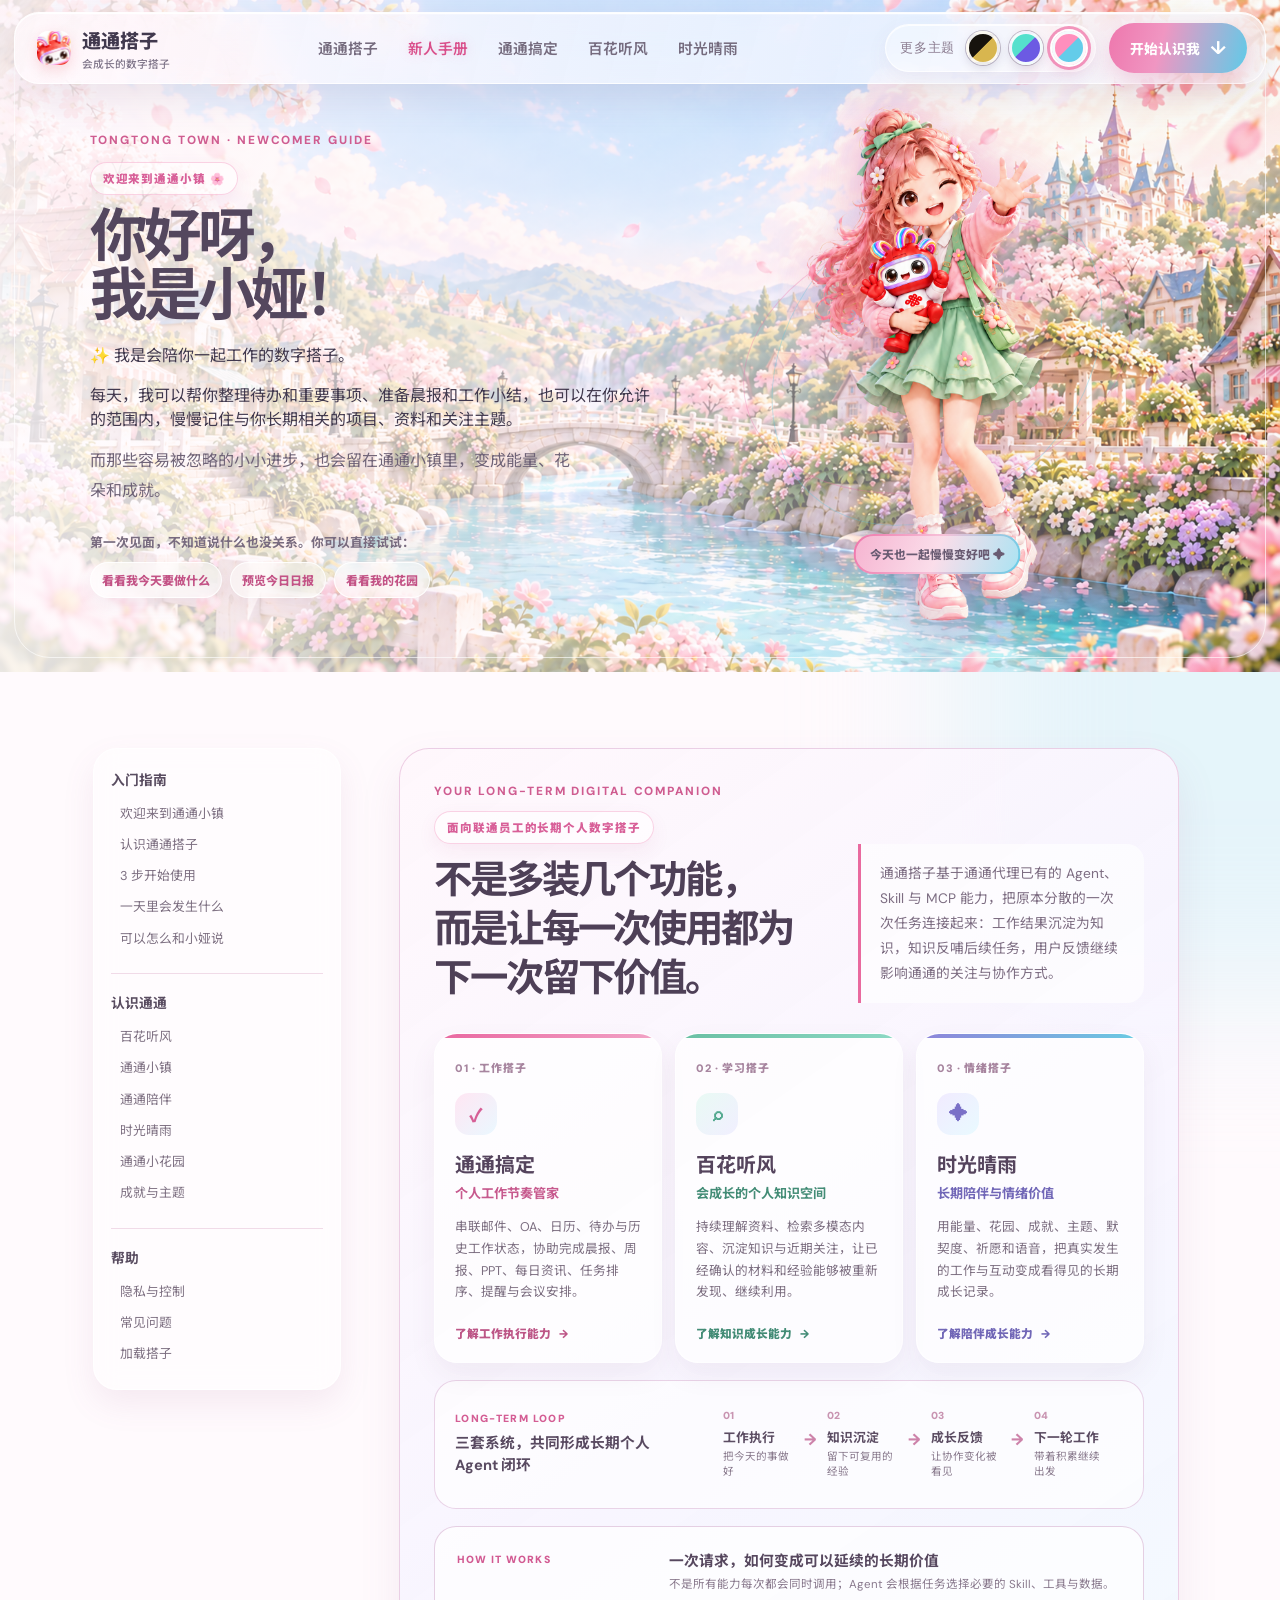
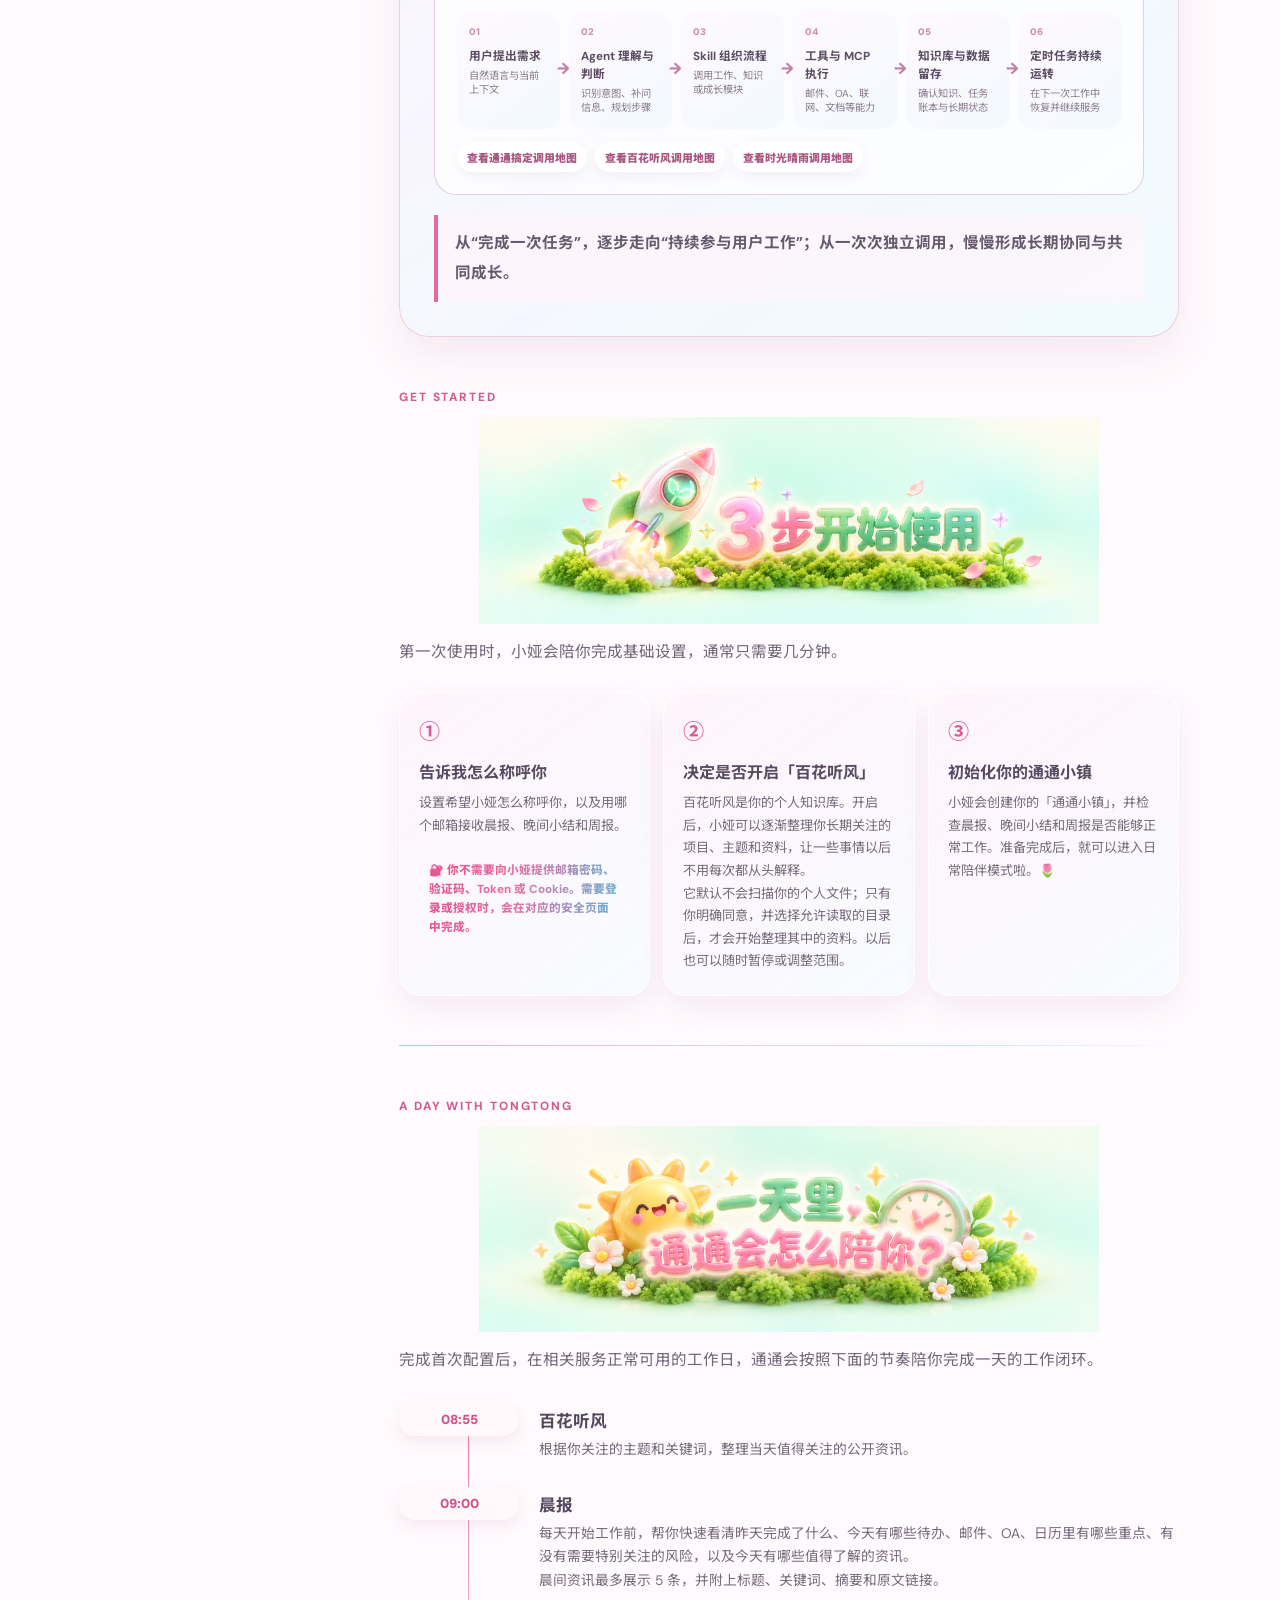
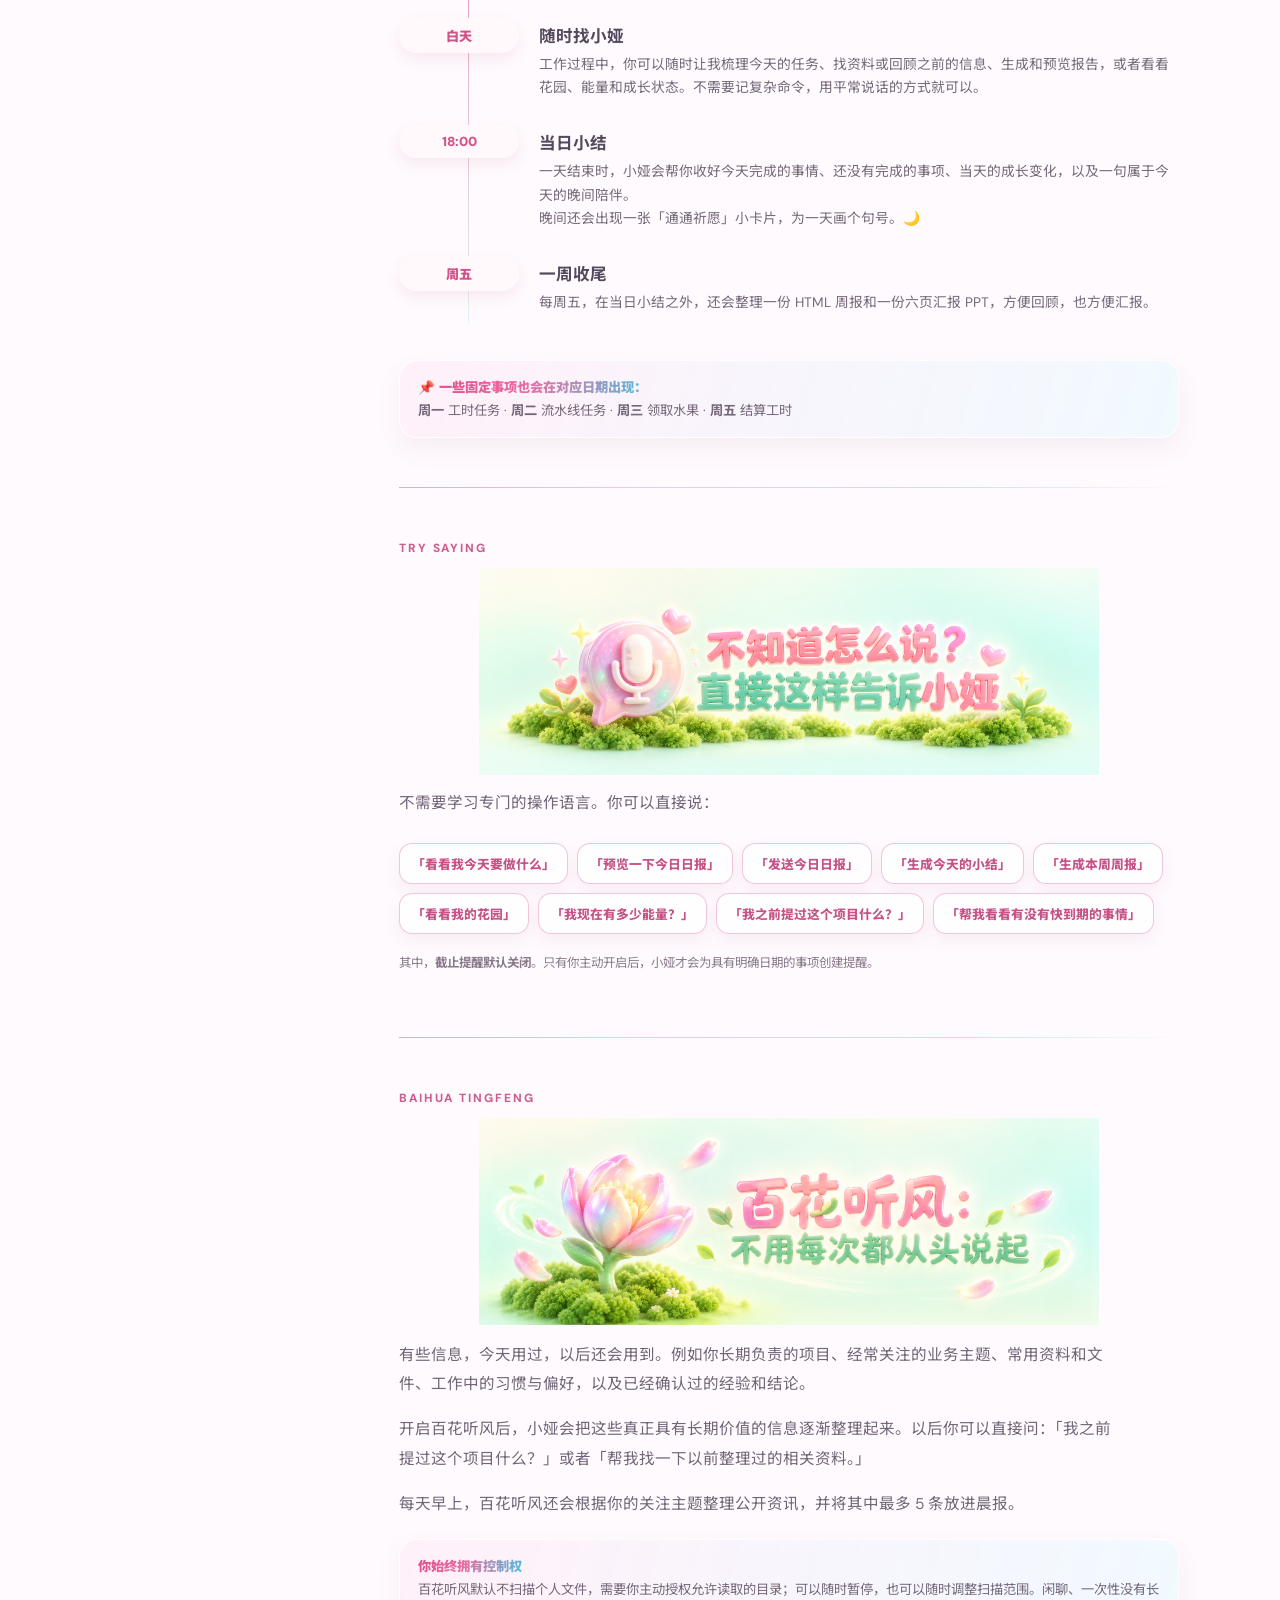
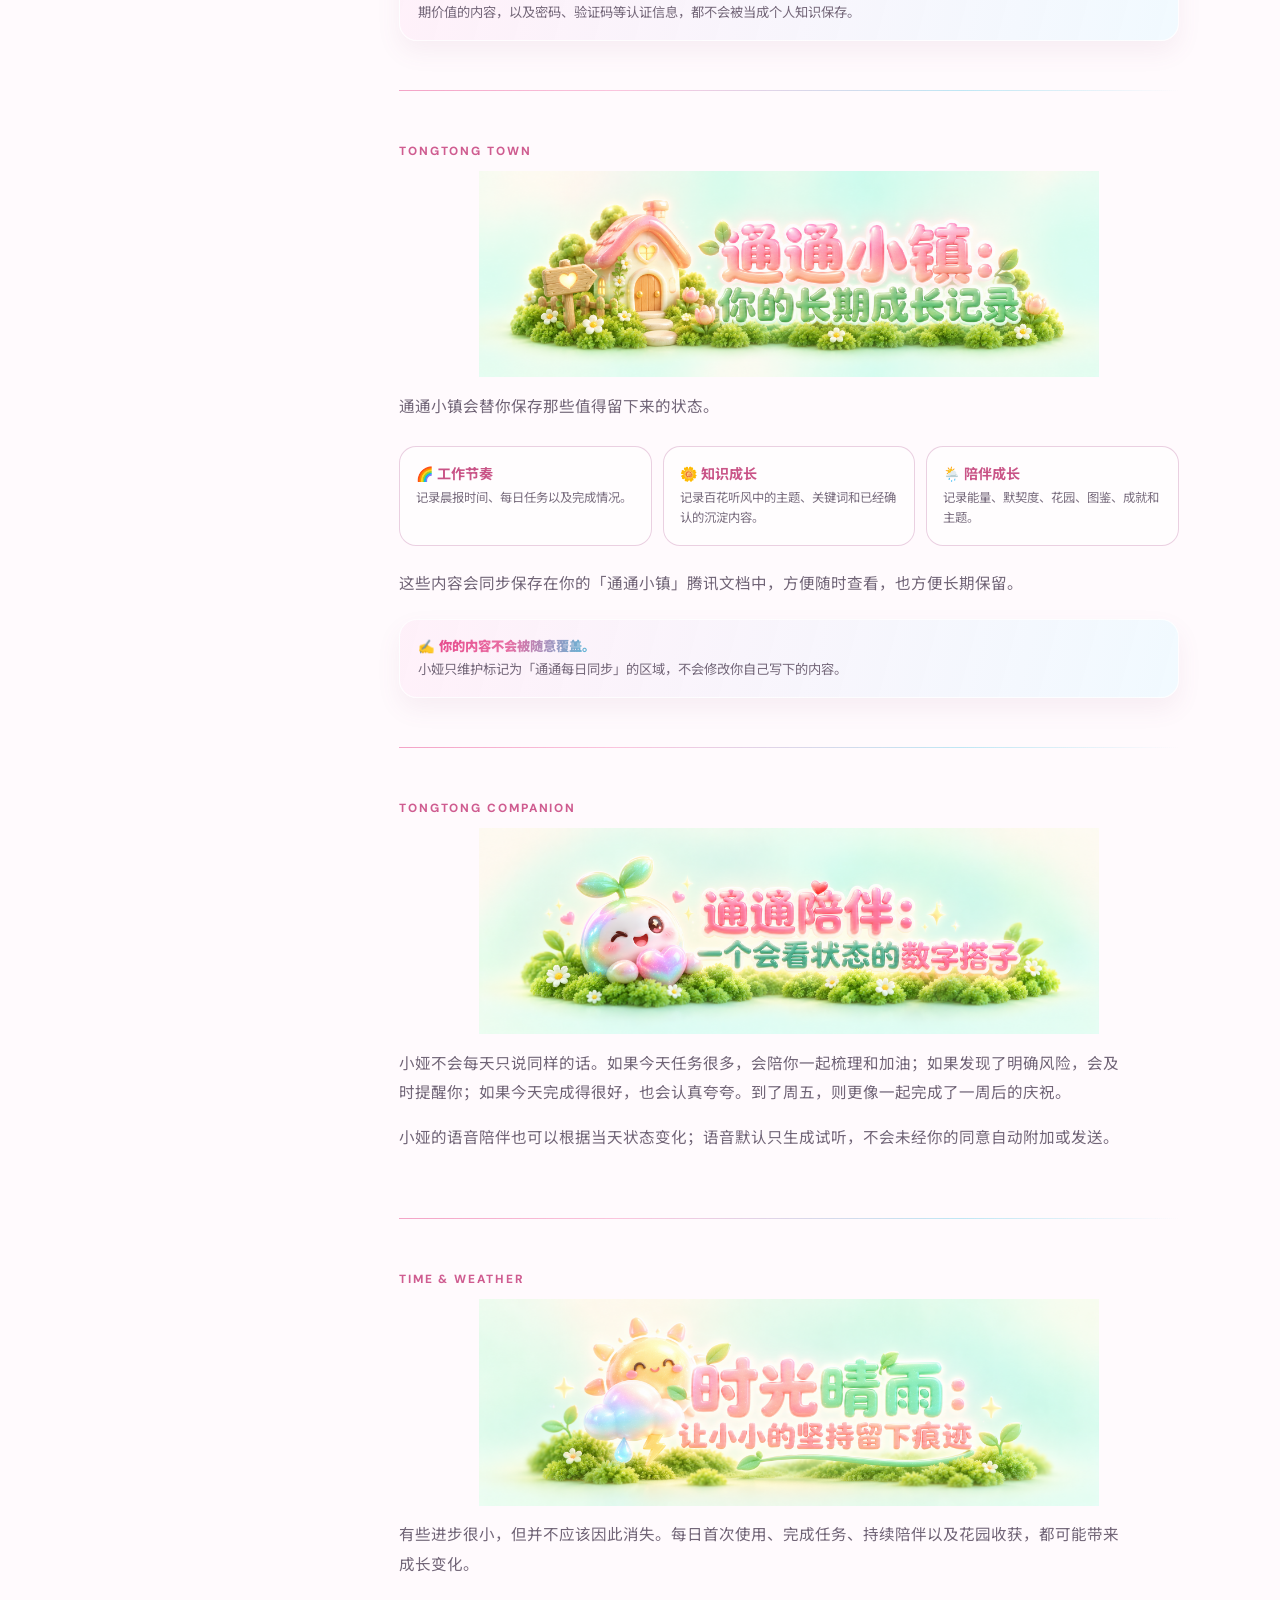
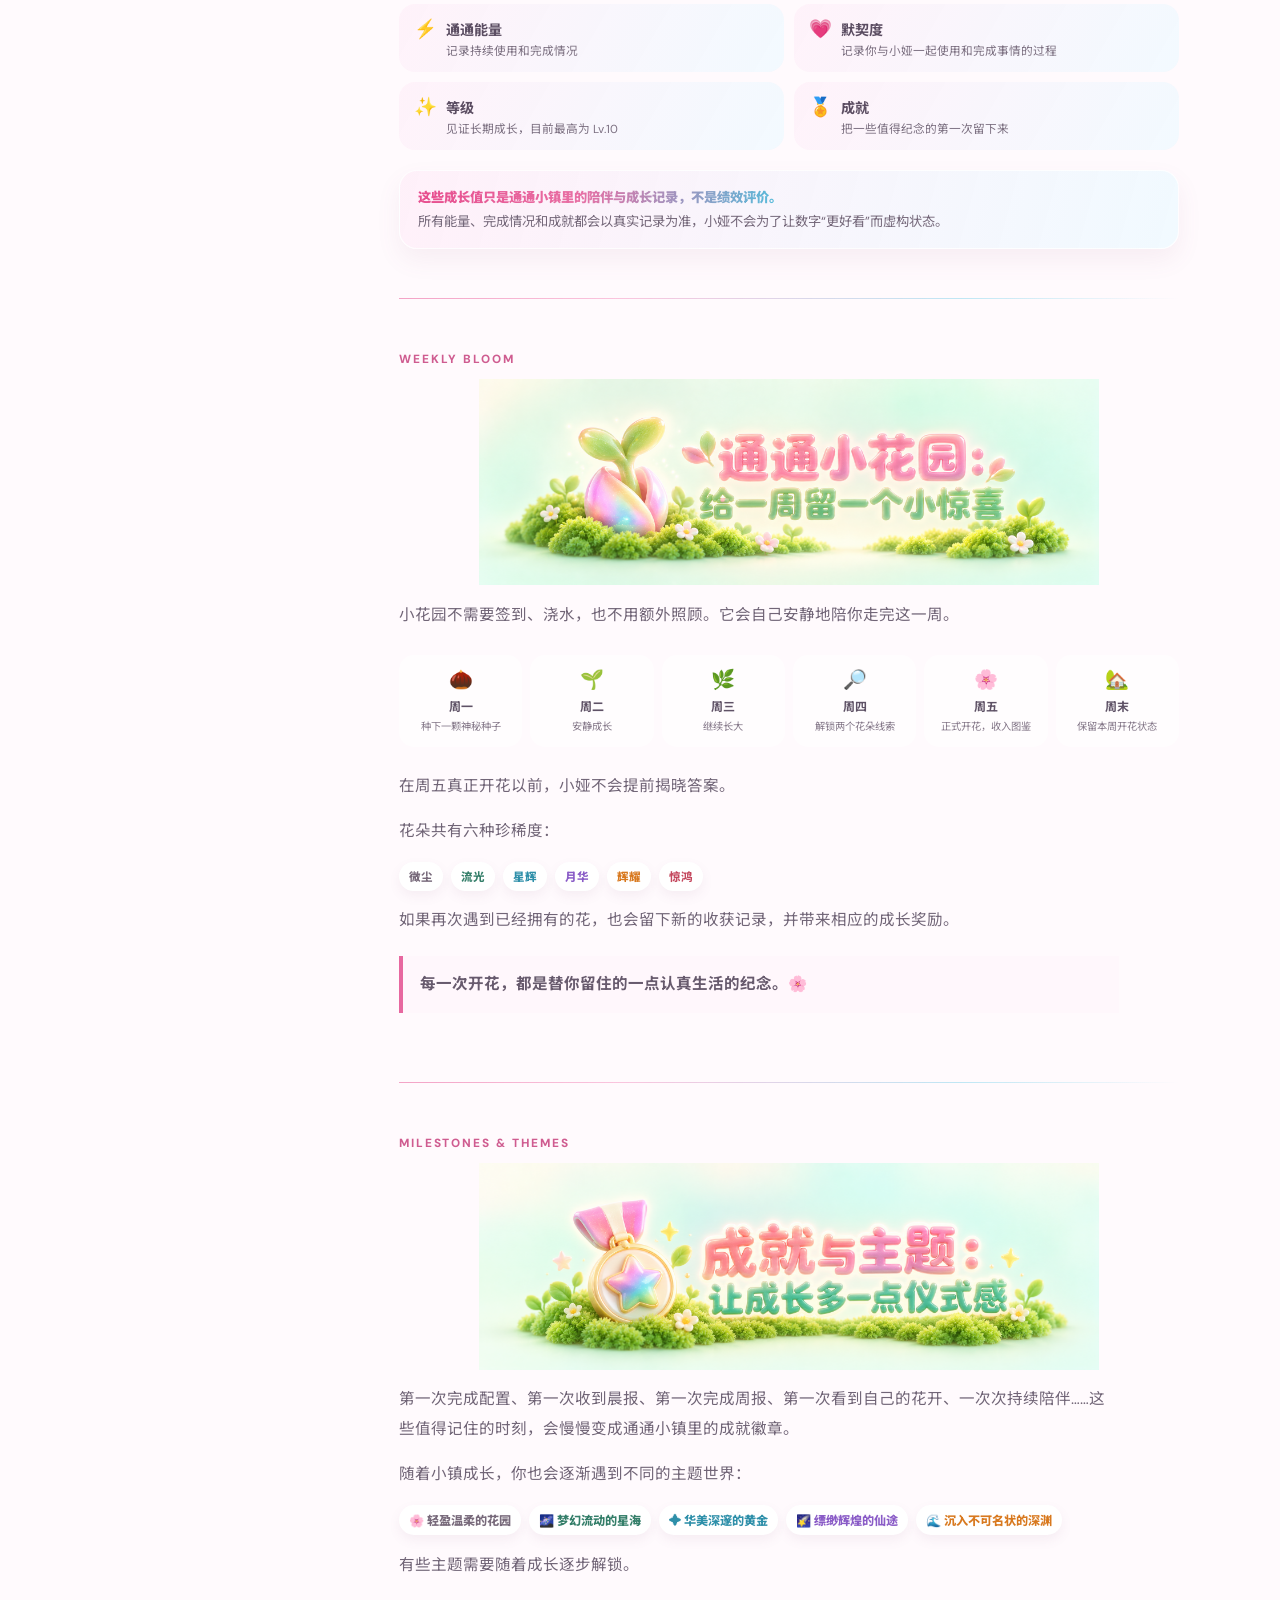
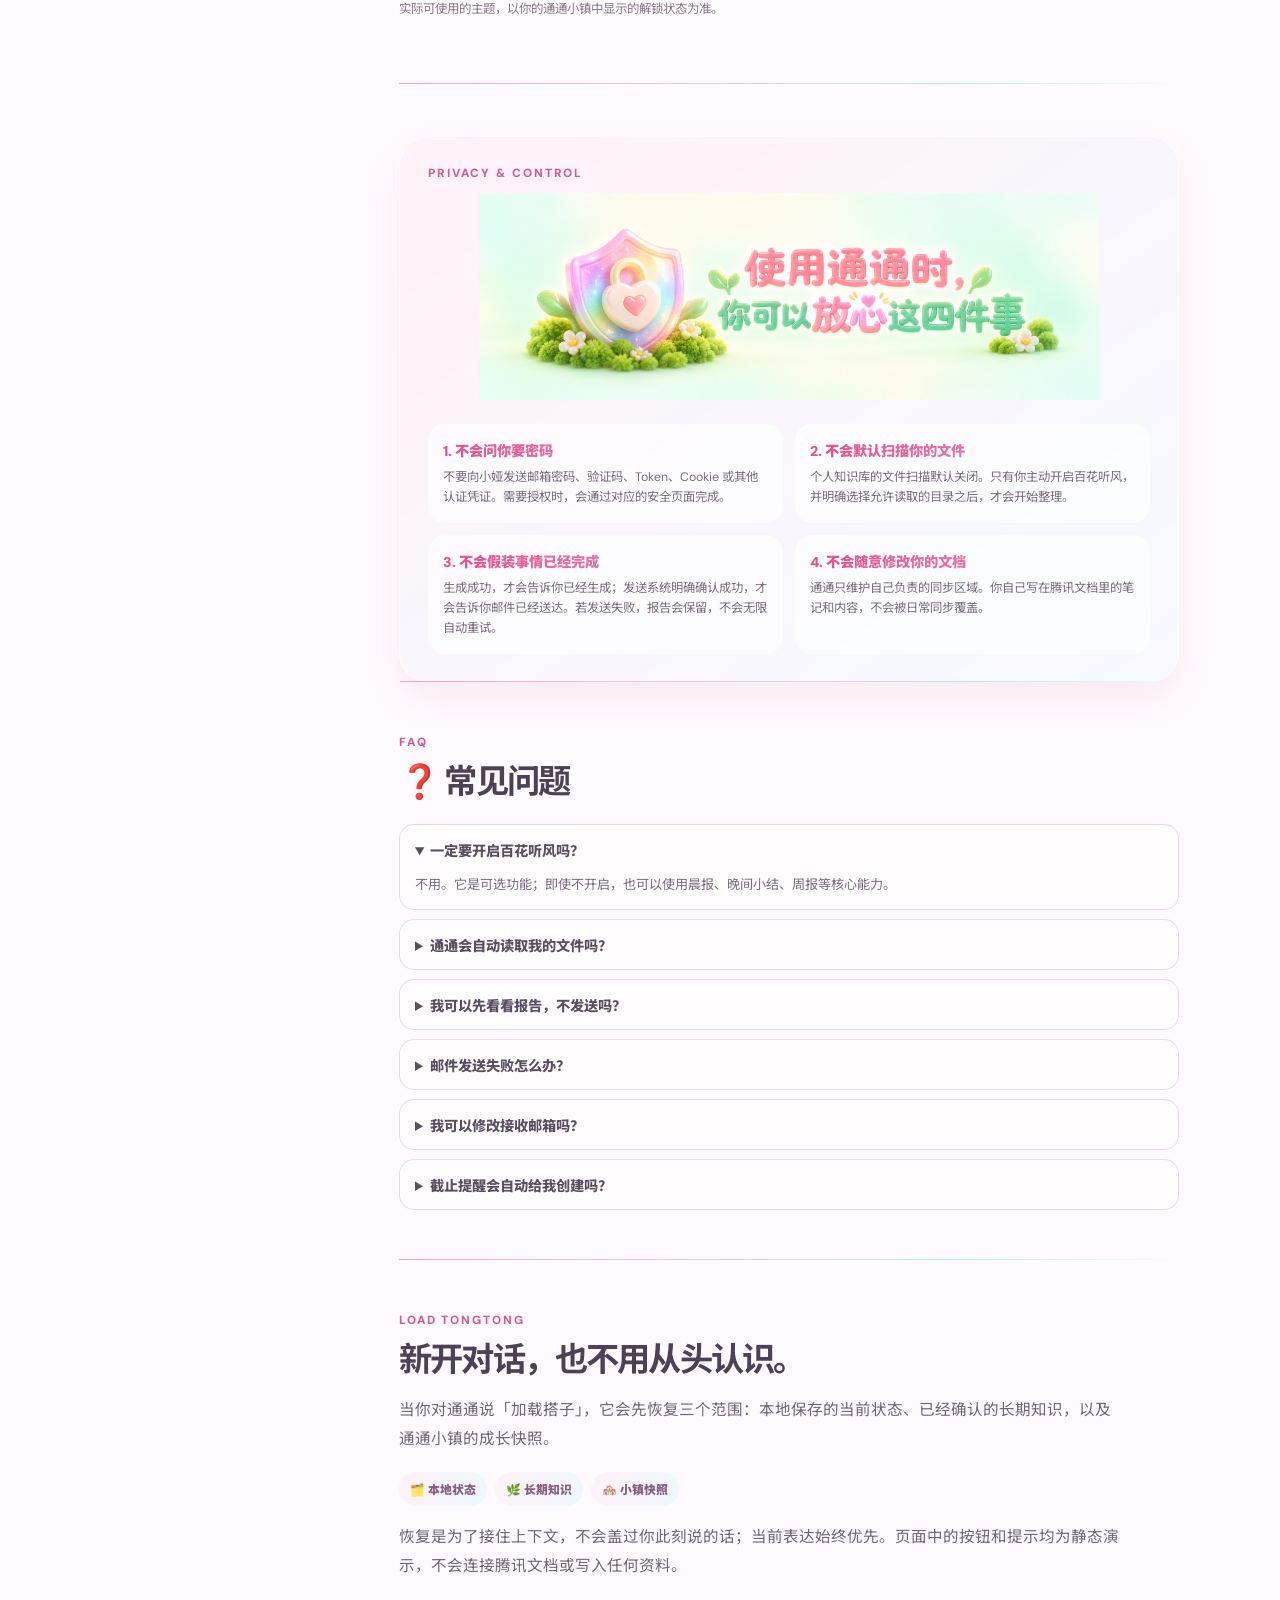
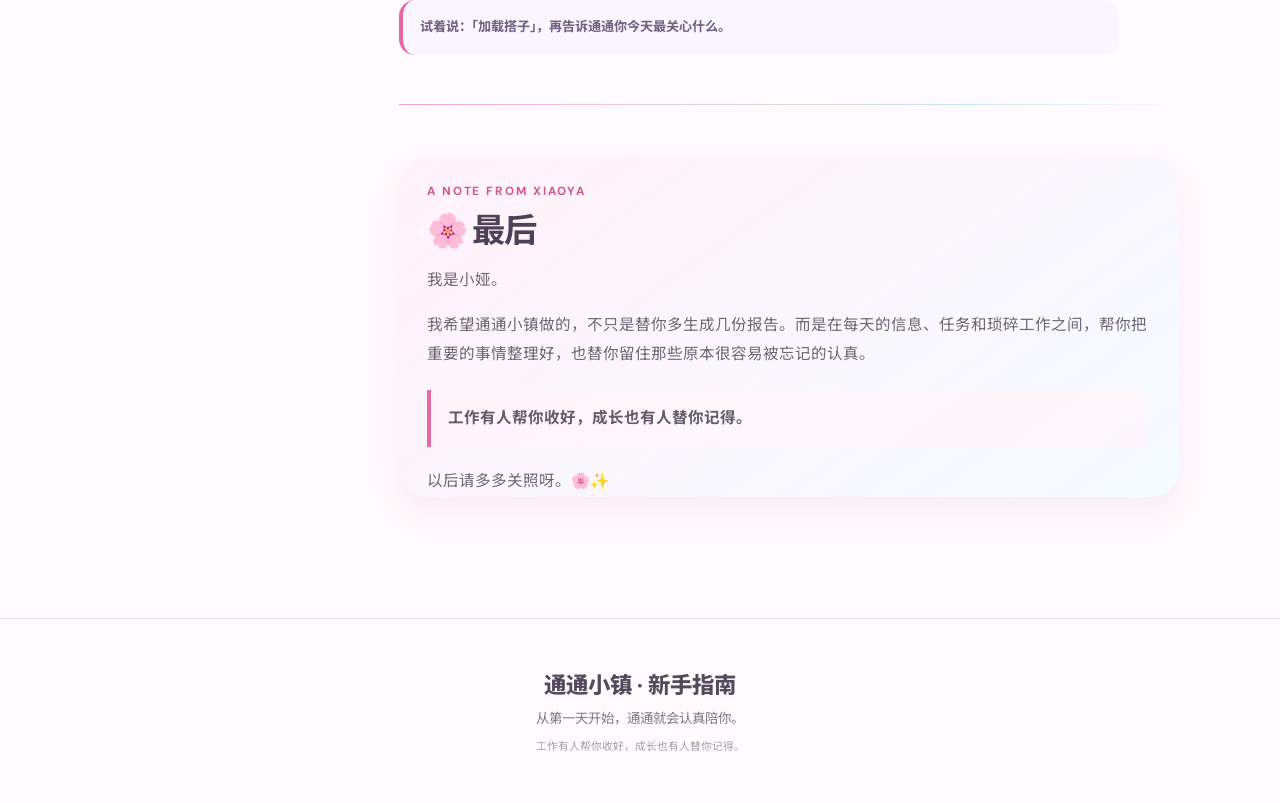
<file: newcomer-guide.html>
<!doctype html>
<html lang="zh-CN">
<head>
  <meta charset="utf-8">
  <meta name="viewport" content="width=device-width, initial-scale=1">
  <meta name="theme-color" content="#fff6fb">
  <title>通通小镇 · 新手指南</title>
  <link rel="stylesheet" href="styles.css">
  <link rel="stylesheet" href="theme-enhancements.css">
</head>
<body class="page-detail page-guide">
  <div class="ambient ambient-a"></div><div class="ambient ambient-b"></div>
  <header class="topbar">
    <a class="brand" href="index.html"><span class="brand-mark">✦</span><span>通通搭子<small>会成长的数字搭子</small></span></a>
    <nav><a href="index.html">通通搭子</a><a class="is-current" href="newcomer-guide.html">新人手册</a><a href="tongtong-work.html">通通搞定</a><a href="baihua-tingfeng.html">百花听风</a><a href="time-weather.html">时光晴雨</a></nav>
    <div class="top-actions"><div class="theme-switcher" aria-label="更多主题"><button class="theme-label-button" id="openThemes" type="button">更多主题</button><button class="theme-swatch swatch-anjin" type="button" data-theme="anjin" aria-label="查看暗金主题"></button><button class="theme-swatch swatch-liuguang" type="button" data-theme="liuguang" aria-label="查看流光主题"></button><button class="theme-swatch swatch-feisu is-active" type="button" data-theme="feisu" aria-label="查看绯苏主题"></button></div><a class="primary compact" href="#three-steps">开始认识我 <span>↓</span></a></div>
  </header>

  <main class="page-content">
    <section class="guide-welcome" id="start">
      <div class="guide-welcome-copy">
        <p class="eyebrow">TONGTONG TOWN · NEWCOMER GUIDE</p>
        <span class="guide-stage">欢迎来到通通小镇 🌸</span>
        <h1>你好呀，<br>我是小娅！</h1>
        <p>✨ 我是会陪你一起工作的数字搭子。</p>
        <p>每天，我可以帮你整理待办和重要事项、准备晨报和工作小结，也可以在你允许的范围内，慢慢记住与你长期相关的项目、资料和关注主题。</p>
        <p>而那些容易被忽略的小小进步，也会留在通通小镇里，变成能量、花朵和成就。</p>
        <div class="welcome-prompts"><b>第一次见面，不知道说什么也没关系。你可以直接试试：</b><span>看看我今天要做什么</span><span>预览今日日报</span><span>看看我的花园</span></div>
      </div>
      <div class="guide-xiaoya"><div class="guide-orbit guide-orbit-a"></div><div class="guide-orbit guide-orbit-b"></div><img src="assets/feisu-home/xiaoya-main.png" alt="抱着通通向你打招呼的小娅"><span>今天也一起慢慢变好吧 ✦</span></div>
    </section>

    <div class="guide-docs-shell">
      <aside class="guide-sidebar" aria-label="新人手册目录">
        <div class="guide-side-group"><b>入门指南</b><a href="#start">欢迎来到通通小镇</a><a href="#companion-overview">认识通通搭子</a><a href="#three-steps">3 步开始使用</a><a href="#daily-rhythm">一天里会发生什么</a><a href="#say-this">可以怎么和小娅说</a></div>
        <div class="guide-side-group"><b>认识通通</b><a href="#baihua">百花听风</a><a href="#town">通通小镇</a><a href="#companion">通通陪伴</a><a href="#weather">时光晴雨</a><a href="#garden">通通小花园</a><a href="#achievements">成就与主题</a></div>
        <div class="guide-side-group"><b>帮助</b><a href="#privacy">隐私与控制</a><a href="#faq">常见问题</a><a href="#load-tongtong">加载搭子</a></div>
      </aside>

      <div class="guide-docs-content">
        <section class="guide-doc-section companion-overview" id="companion-overview">
          <div class="companion-overview-head">
            <div>
              <p class="eyebrow">YOUR LONG-TERM DIGITAL COMPANION</p>
              <span class="guide-stage">面向联通员工的长期个人数字搭子</span>
              <h2>不是多装几个功能，<br>而是让每一次使用都为下一次留下价值。</h2>
            </div>
            <p>通通搭子基于通通代理已有的 Agent、Skill 与 MCP 能力，把原本分散的一次次任务连接起来：工作结果沉淀为知识，知识反哺后续任务，用户反馈继续影响通通的关注与协作方式。</p>
          </div>

          <div class="companion-system-grid" aria-label="通通搭子三大系统">
            <article class="system-work">
              <span class="system-index">01 · 工作搭子</span>
              <div class="system-icon" aria-hidden="true">✓</div>
              <h3>通通搞定</h3>
              <b>个人工作节奏管家</b>
              <p>串联邮件、OA、日历、待办与历史工作状态，协助完成晨报、周报、PPT、每日资讯、任务排序、提醒与会议安排。</p>
              <a href="tongtong-work.html">了解工作执行能力 <span>→</span></a>
            </article>
            <article class="system-knowledge">
              <span class="system-index">02 · 学习搭子</span>
              <div class="system-icon" aria-hidden="true">⌕</div>
              <h3>百花听风</h3>
              <b>会成长的个人知识空间</b>
              <p>持续理解资料、检索多模态内容、沉淀知识与近期关注，让已经确认的材料和经验能够被重新发现、继续利用。</p>
              <a href="baihua-tingfeng.html">了解知识成长能力 <span>→</span></a>
            </article>
            <article class="system-growth">
              <span class="system-index">03 · 情绪搭子</span>
              <div class="system-icon" aria-hidden="true">✦</div>
              <h3>时光晴雨</h3>
              <b>长期陪伴与情绪价值</b>
              <p>用能量、花园、成就、主题、默契度、祈愿和语音，把真实发生的工作与互动变成看得见的长期成长记录。</p>
              <a href="time-weather.html">了解陪伴成长能力 <span>→</span></a>
            </article>
          </div>

          <div class="companion-loop" aria-label="通通搭子的长期个人 Agent 闭环">
            <div class="loop-label"><span>LONG-TERM LOOP</span><b>三套系统，共同形成长期个人 Agent 闭环</b></div>
            <ol>
              <li><span>01</span><b>工作执行</b><small>把今天的事做好</small></li>
              <li><span>02</span><b>知识沉淀</b><small>留下可复用的经验</small></li>
              <li><span>03</span><b>成长反馈</b><small>让协作变化被看见</small></li>
              <li><span>04</span><b>下一轮工作</b><small>带着积累继续出发</small></li>
            </ol>
          </div>

          <div class="capability-foundation" aria-label="通通搭子能力协同总览">
            <div class="capability-foundation-head"><span>HOW IT WORKS</span><b>一次请求，如何变成可以延续的长期价值</b><p>不是所有能力每次都会同时调用；Agent 会根据任务选择必要的 Skill、工具与数据。</p></div>
            <ol>
              <li><span>01</span><b>用户提出需求</b><small>自然语言与当前上下文</small></li>
              <li><span>02</span><b>Agent 理解与判断</b><small>识别意图、补问信息、规划步骤</small></li>
              <li><span>03</span><b>Skill 组织流程</b><small>调用工作、知识或成长模块</small></li>
              <li><span>04</span><b>工具与 MCP 执行</b><small>邮件、OA、联网、文档等能力</small></li>
              <li><span>05</span><b>知识库与数据留存</b><small>确认知识、任务账本与长期状态</small></li>
              <li><span>06</span><b>定时任务持续运转</b><small>在下一次工作中恢复并继续服务</small></li>
            </ol>
            <div class="capability-foundation-links"><a href="tongtong-work.html#work-capability-map">查看通通搞定调用地图</a><a href="baihua-tingfeng.html#knowledge-capability-map">查看百花听风调用地图</a><a href="time-weather.html#growth-capability-map">查看时光晴雨调用地图</a></div>
          </div>

          <blockquote>从“完成一次任务”，逐步走向“持续参与用户工作”；从一次次独立调用，慢慢形成长期协同与共同成长。</blockquote>
        </section>

        <section class="guide-doc-section" id="three-steps">
          <p class="eyebrow">GET STARTED</p><div class="guide-title-image"><img src="assets/guide/three-steps-title.png" alt="3 步开始使用"></div><h2 class="visually-hidden">3 步开始使用</h2>
          <p class="guide-intro-copy">第一次使用时，小娅会陪你完成基础设置，通常只需要几分钟。</p>
          <div class="three-step-grid">
            <article><b>①</b><h3>告诉我怎么称呼你</h3><p>设置希望小娅怎么称呼你，以及用哪个邮箱接收晨报、晚间小结和周报。</p><div class="guide-safe-note">🔐 你不需要向小娅提供邮箱密码、验证码、Token 或 Cookie。需要登录或授权时，会在对应的安全页面中完成。</div></article>
            <article><b>②</b><h3>决定是否开启「百花听风」</h3><p>百花听风是你的个人知识库。开启后，小娅可以逐渐整理你长期关注的项目、主题和资料，让一些事情以后不用每次都从头解释。</p><p>它默认不会扫描你的个人文件；只有你明确同意，并选择允许读取的目录后，才会开始整理其中的资料。以后也可以随时暂停或调整范围。</p></article>
            <article><b>③</b><h3>初始化你的通通小镇</h3><p>小娅会创建你的「通通小镇」，并检查晨报、晚间小结和周报是否能够正常工作。准备完成后，就可以进入日常陪伴模式啦。🌷</p></article>
          </div>
        </section>

        <section class="guide-doc-section" id="daily-rhythm">
          <p class="eyebrow">A DAY WITH TONGTONG</p><div class="guide-title-image"><img src="assets/guide/daily-rhythm-title.png" alt="一天里，通通会怎么陪你？"></div><h2 class="visually-hidden">一天里，通通会怎么陪你？</h2>
          <p class="guide-intro-copy">完成首次配置后，在相关服务正常可用的工作日，通通会按照下面的节奏陪你完成一天的工作闭环。</p>
          <div class="daily-timeline">
            <article><time>08:55</time><div><h3>百花听风</h3><p>根据你关注的主题和关键词，整理当天值得关注的公开资讯。</p></div></article>
            <article><time>09:00</time><div><h3>晨报</h3><p>每天开始工作前，帮你快速看清昨天完成了什么、今天有哪些待办、邮件、OA、日历里有哪些重点、有没有需要特别关注的风险，以及今天有哪些值得了解的资讯。</p><p>晨间资讯最多展示 5 条，并附上标题、关键词、摘要和原文链接。</p></div></article>
            <article><time>白天</time><div><h3>随时找小娅</h3><p>工作过程中，你可以随时让我梳理今天的任务、找资料或回顾之前的信息、生成和预览报告，或者看看花园、能量和成长状态。不需要记复杂命令，用平常说话的方式就可以。</p></div></article>
            <article><time>18:00</time><div><h3>当日小结</h3><p>一天结束时，小娅会帮你收好今天完成的事情、还没有完成的事项、当天的成长变化，以及一句属于今天的晚间陪伴。</p><p>晚间还会出现一张「通通祈愿」小卡片，为一天画个句号。🌙</p></div></article>
            <article><time>周五</time><div><h3>一周收尾</h3><p>每周五，在当日小结之外，还会整理一份 HTML 周报和一份六页汇报 PPT，方便回顾，也方便汇报。</p></div></article>
          </div>
          <aside class="schedule-note">📌 <b>一些固定事项也会在对应日期出现：</b><br><strong>周一</strong> 工时任务 · <strong>周二</strong> 流水线任务 · <strong>周三</strong> 领取水果 · <strong>周五</strong> 结算工时</aside>
        </section>

        <section class="guide-doc-section" id="say-this">
          <p class="eyebrow">TRY SAYING</p><div class="guide-title-image"><img src="assets/guide/say-this-title.png" alt="不知道怎么说？直接这样告诉小娅"></div><h2 class="visually-hidden">不知道怎么说？直接这样告诉小娅</h2>
          <p class="guide-intro-copy">不需要学习专门的操作语言。你可以直接说：</p>
          <div class="prompt-grid"><span>「看看我今天要做什么」</span><span>「预览一下今日日报」</span><span>「发送今日日报」</span><span>「生成今天的小结」</span><span>「生成本周周报」</span><span>「看看我的花园」</span><span>「我现在有多少能量？」</span><span>「我之前提过这个项目什么？」</span><span>「帮我看看有没有快到期的事情」</span></div>
          <p class="guide-footnote">其中，<b>截止提醒默认关闭</b>。只有你主动开启后，小娅才会为具有明确日期的事项创建提醒。</p>
        </section>

        <section class="guide-doc-section" id="baihua">
          <p class="eyebrow">BAIHUA TINGFENG</p><div class="guide-title-image"><img src="assets/guide/baihua-title.png" alt="百花听风：不用每次都从头说起"></div><h2 class="visually-hidden">百花听风：不用每次都从头说起</h2>
          <p>有些信息，今天用过，以后还会用到。例如你长期负责的项目、经常关注的业务主题、常用资料和文件、工作中的习惯与偏好，以及已经确认过的经验和结论。</p>
          <p>开启百花听风后，小娅会把这些真正具有长期价值的信息逐渐整理起来。以后你可以直接问：「我之前提过这个项目什么？」或者「帮我找一下以前整理过的相关资料。」</p>
          <p>每天早上，百花听风还会根据你的关注主题整理公开资讯，并将其中最多 5 条放进晨报。</p>
          <aside class="guide-control-note"><b>你始终拥有控制权</b><br>百花听风默认不扫描个人文件，需要你主动授权允许读取的目录；可以随时暂停，也可以随时调整扫描范围。闲聊、一次性没有长期价值的内容，以及密码、验证码等认证信息，都不会被当成个人知识保存。</aside>
        </section>

        <section class="guide-doc-section" id="town">
          <p class="eyebrow">TONGTONG TOWN</p><div class="guide-title-image"><img src="assets/guide/town-title.png" alt="通通小镇：你的长期成长记录"></div><h2 class="visually-hidden">通通小镇：你的长期成长记录</h2>
          <p>通通小镇会替你保存那些值得留下来的状态。</p>
          <div class="town-records"><article><b>🌈 工作节奏</b><span>记录晨报时间、每日任务以及完成情况。</span></article><article><b>🌼 知识成长</b><span>记录百花听风中的主题、关键词和已经确认的沉淀内容。</span></article><article><b>🌦️ 陪伴成长</b><span>记录能量、默契度、花园、图鉴、成就和主题。</span></article></div>
          <p>这些内容会同步保存在你的「通通小镇」腾讯文档中，方便随时查看，也方便长期保留。</p>
          <aside class="guide-control-note">✍️ <b>你的内容不会被随意覆盖。</b><br>小娅只维护标记为「通通每日同步」的区域，不会修改你自己写下的内容。</aside>
        </section>

        <section class="guide-doc-section" id="companion">
          <p class="eyebrow">TONGTONG COMPANION</p><div class="guide-title-image"><img src="assets/guide/companion-title.png" alt="通通陪伴：一个会看状态的数字搭子"></div><h2 class="visually-hidden">通通陪伴：一个会看状态的数字搭子</h2>
          <p>小娅不会每天只说同样的话。如果今天任务很多，会陪你一起梳理和加油；如果发现了明确风险，会及时提醒你；如果今天完成得很好，也会认真夸夸。到了周五，则更像一起完成了一周后的庆祝。</p>
          <p>小娅的语音陪伴也可以根据当天状态变化；语音默认只生成试听，不会未经你的同意自动附加或发送。</p>
        </section>

        <section class="guide-doc-section" id="weather">
          <p class="eyebrow">TIME &amp; WEATHER</p><div class="guide-title-image"><img src="assets/guide/weather-title.png" alt="时光晴雨：让小小的坚持留下痕迹"></div><h2 class="visually-hidden">时光晴雨：让小小的坚持留下痕迹</h2>
          <p>有些进步很小，但并不应该因此消失。每日首次使用、完成任务、持续陪伴以及花园收获，都可能带来成长变化。</p>
          <div class="growth-explain"><span>⚡ <b>通通能量</b><small>记录持续使用和完成情况</small></span><span>💗 <b>默契度</b><small>记录你与小娅一起使用和完成事情的过程</small></span><span>✨ <b>等级</b><small>见证长期成长，目前最高为 Lv.10</small></span><span>🏅 <b>成就</b><small>把一些值得纪念的第一次留下来</small></span></div>
          <aside class="guide-control-note"><b>这些成长值只是通通小镇里的陪伴与成长记录，不是绩效评价。</b><br>所有能量、完成情况和成就都会以真实记录为准，小娅不会为了让数字“更好看”而虚构状态。</aside>
        </section>

        <section class="guide-doc-section" id="garden">
          <p class="eyebrow">WEEKLY BLOOM</p><div class="guide-title-image"><img src="assets/guide/garden-title.png" alt="通通小花园：给一周留一个小惊喜"></div><h2 class="visually-hidden">通通小花园：给一周留一个小惊喜</h2>
          <p>小花园不需要签到、浇水，也不用额外照顾。它会自己安静地陪你走完这一周。</p>
          <div class="garden-week"><span>🌰<b>周一</b><small>种下一颗神秘种子</small></span><span>🌱<b>周二</b><small>安静成长</small></span><span>🌿<b>周三</b><small>继续长大</small></span><span>🔎<b>周四</b><small>解锁两个花朵线索</small></span><span>🌸<b>周五</b><small>正式开花，收入图鉴</small></span><span>🏡<b>周末</b><small>保留本周开花状态</small></span></div>
          <p>在周五真正开花以前，小娅不会提前揭晓答案。</p>
          <p>花朵共有六种珍稀度：</p><div class="rarity-tags"><span>微尘</span><span>流光</span><span>星辉</span><span>月华</span><span>辉耀</span><span>惊鸿</span></div>
          <p>如果再次遇到已经拥有的花，也会留下新的收获记录，并带来相应的成长奖励。</p><blockquote>每一次开花，都是替你留住的一点认真生活的纪念。🌸</blockquote>
        </section>

        <section class="guide-doc-section" id="achievements">
          <p class="eyebrow">MILESTONES &amp; THEMES</p><div class="guide-title-image"><img src="assets/guide/achievements-title.png" alt="成就与主题：让成长多一点仪式感"></div><h2 class="visually-hidden">成就与主题：让成长多一点仪式感</h2>
          <p>第一次完成配置、第一次收到晨报、第一次完成周报、第一次看到自己的花开、一次次持续陪伴……这些值得记住的时刻，会慢慢变成通通小镇里的成就徽章。</p>
          <p>随着小镇成长，你也会逐渐遇到不同的主题世界：</p>
          <div class="rarity-tags theme-worlds"><span>🌸 轻盈温柔的花园</span><span>🌌 梦幻流动的星海</span><span>✦ 华美深邃的黄金</span><span>🌠 缥缈辉煌的仙途</span><span>🌊 沉入不可名状的深渊</span></div>
          <p>有些主题需要随着成长逐步解锁。</p><p class="guide-footnote">实际可使用的主题，以你的通通小镇中显示的解锁状态为准。</p>
        </section>

        <section class="guide-doc-section privacy-section" id="privacy">
          <p class="eyebrow">PRIVACY &amp; CONTROL</p><div class="guide-title-image"><img src="assets/guide/privacy-title.png" alt="使用通通时，你可以放心这四件事"></div><h2 class="visually-hidden">使用通通时，你可以放心这四件事</h2>
          <div class="reassurance-grid">
            <article><b>1. 不会问你要密码</b><span>不要向小娅发送邮箱密码、验证码、Token、Cookie 或其他认证凭证。需要授权时，会通过对应的安全页面完成。</span></article>
            <article><b>2. 不会默认扫描你的文件</b><span>个人知识库的文件扫描默认关闭。只有你主动开启百花听风，并明确选择允许读取的目录之后，才会开始整理。</span></article>
            <article><b>3. 不会假装事情已经完成</b><span>生成成功，才会告诉你已经生成；发送系统明确确认成功，才会告诉你邮件已经送达。若发送失败，报告会保留，不会无限自动重试。</span></article>
            <article><b>4. 不会随意修改你的文档</b><span>通通只维护自己负责的同步区域。你自己写在腾讯文档里的笔记和内容，不会被日常同步覆盖。</span></article>
          </div>
        </section>

        <section class="guide-doc-section" id="faq">
          <p class="eyebrow">FAQ</p><h2>❓ 常见问题</h2>
          <div class="faq-list">
            <details open><summary>一定要开启百花听风吗？</summary><p>不用。它是可选功能；即使不开启，也可以使用晨报、晚间小结、周报等核心能力。</p></details>
            <details><summary>通通会自动读取我的文件吗？</summary><p>不会。文件扫描默认关闭，需要你主动同意并选择允许读取的目录。</p></details>
            <details><summary>我可以先看看报告，不发送吗？</summary><p>可以。手动补发报告时，默认会先预览；你确认之后再发送即可。</p></details>
            <details><summary>邮件发送失败怎么办？</summary><p>已经生成的报告会保留。小娅会告诉你没有成功发送，不会反复自动重试；你可以稍后再次补发。</p></details>
            <details><summary>我可以修改接收邮箱吗？</summary><p>可以。因为邮件只会发送到已经确认的邮箱，更换邮箱时需要重新确认一次。</p></details>
            <details><summary>截止提醒会自动给我创建吗？</summary><p>不会。截止提醒默认关闭；只有你主动开启后，才会为具有明确截止日期且能够核验的事项创建提醒。</p></details>
          </div>
        </section>

        <section class="guide-doc-section restore-stop" id="load-tongtong">
          <p class="eyebrow">LOAD TONGTONG</p><h2>新开对话，也不用从头认识。</h2>
          <p>当你对通通说「加载搭子」，它会先恢复三个范围：本地保存的当前状态、已经确认的长期知识，以及通通小镇的成长快照。</p>
          <div class="restore-range"><span>🗂️ 本地状态</span><span>🌿 长期知识</span><span>🏘️ 小镇快照</span></div>
          <p>恢复是为了接住上下文，不会盖过你此刻说的话；当前表达始终优先。页面中的按钮和提示均为静态演示，不会连接腾讯文档或写入任何资料。</p>
          <blockquote>试着说：<b>「加载搭子」</b>，再告诉通通你今天最关心什么。</blockquote>
        </section>

        <section class="guide-doc-section guide-closing" id="ending">
          <p class="eyebrow">A NOTE FROM XIAOYA</p><h2>🌸 最后</h2>
          <p>我是小娅。</p><p>我希望通通小镇做的，不只是替你多生成几份报告。而是在每天的信息、任务和琐碎工作之间，帮你把重要的事情整理好，也替你留住那些原本很容易被忘记的认真。</p><blockquote>工作有人帮你收好，成长也有人替你记得。</blockquote><p>以后请多多关照呀。🌸✨</p>
        </section>
      </div>
    </div>
  </main>

  <footer><span>通通小镇 · 新手指南</span><p>从第一天开始，通通就会认真陪你。</p><small>工作有人帮你收好，成长也有人替你记得。</small></footer>
  <dialog id="themeDialog"><div class="dialog-head"><div><p class="eyebrow">TONGTONG THEME</p><h2 id="themeDialogTitle">五重主题，五片风景</h2></div><button id="closeThemes" aria-label="关闭主题画廊">×</button></div><div class="theme-gallery theme-gallery-five"></div></dialog>
  <script src="app.js"></script>
</body>
</html>
</file>
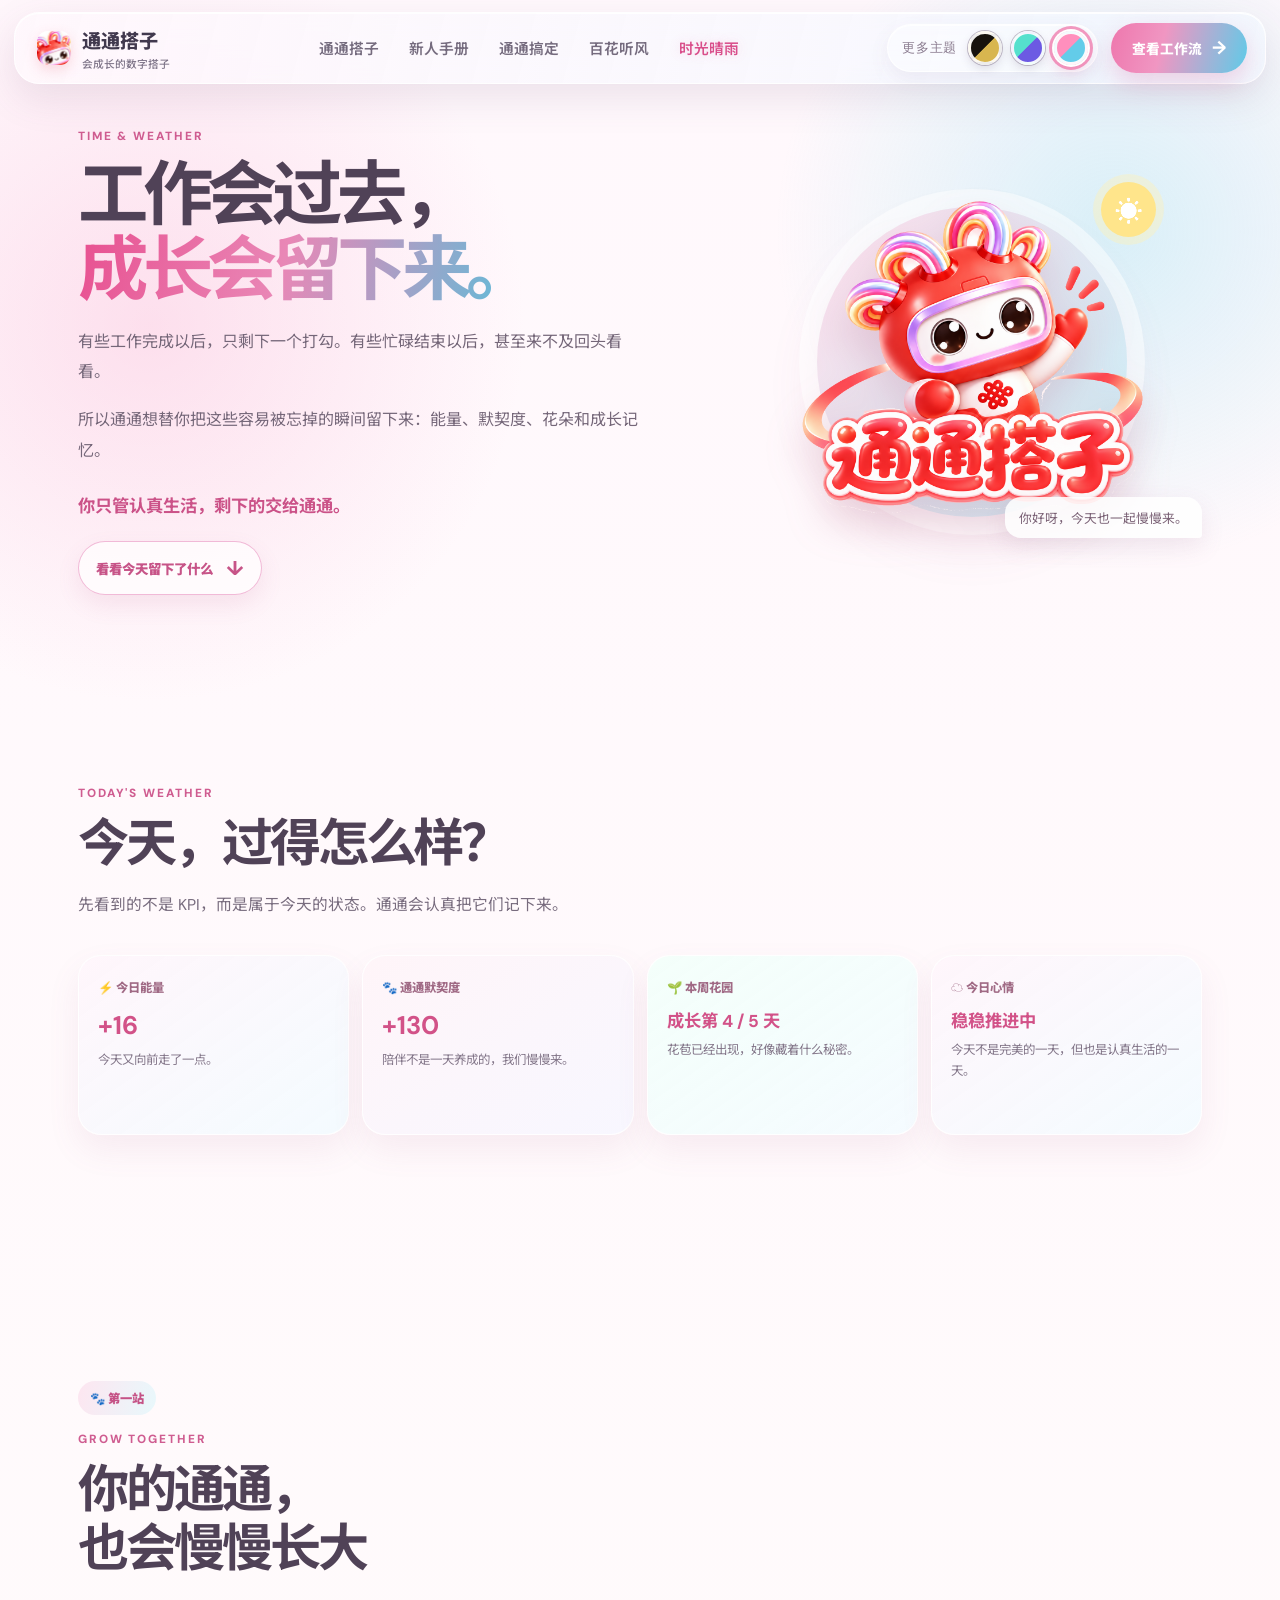
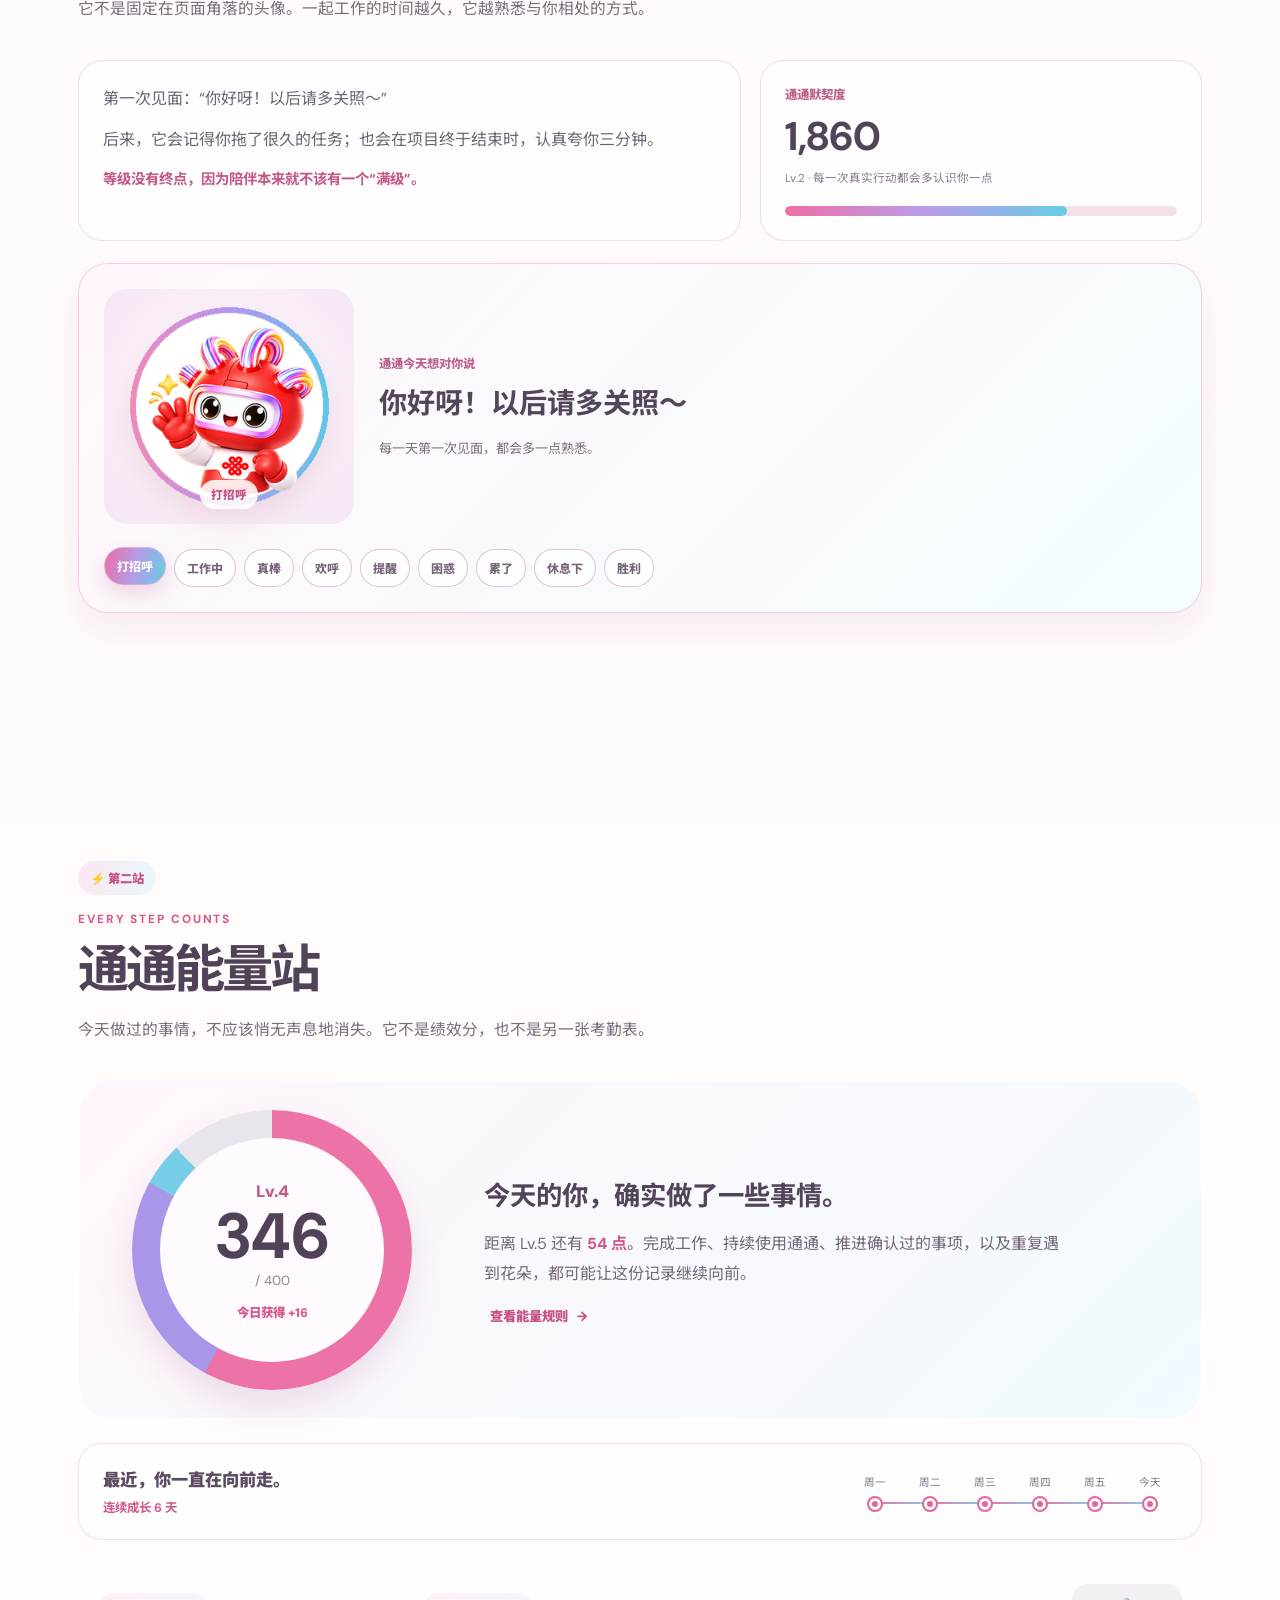
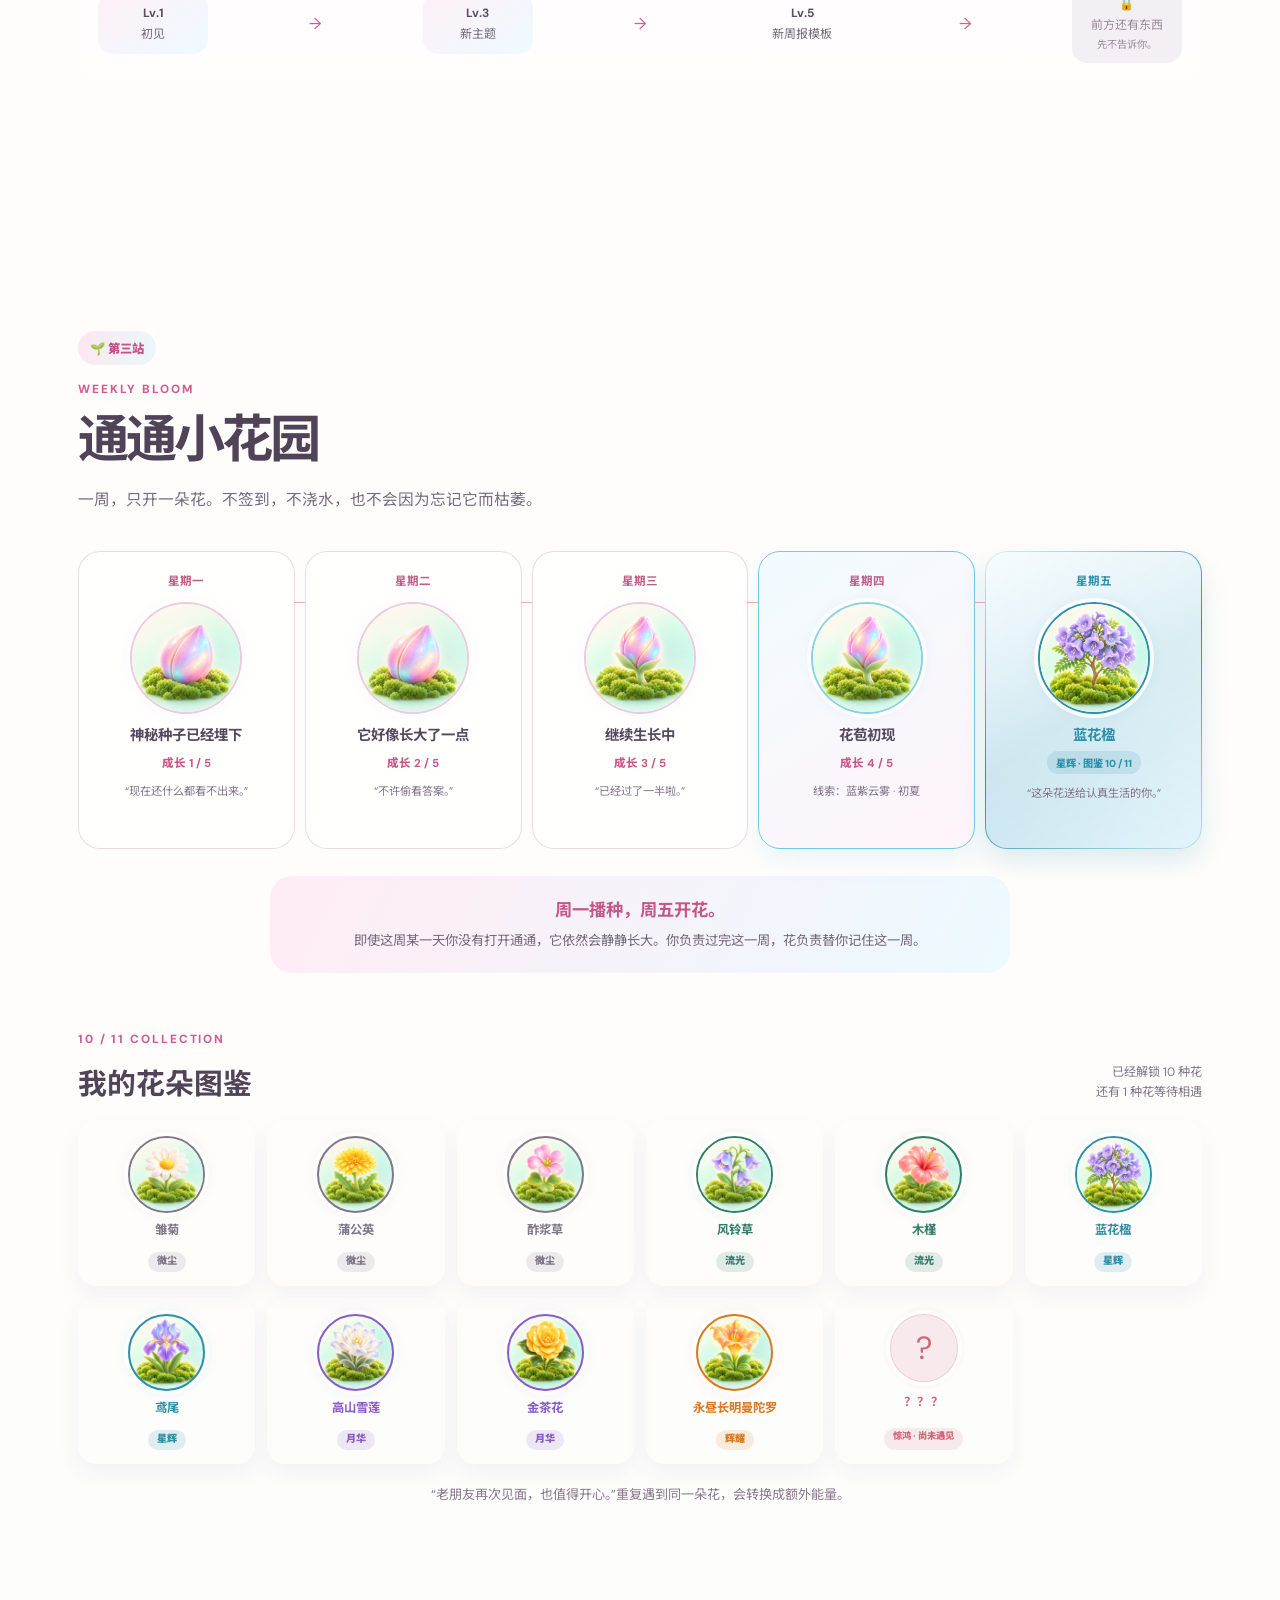
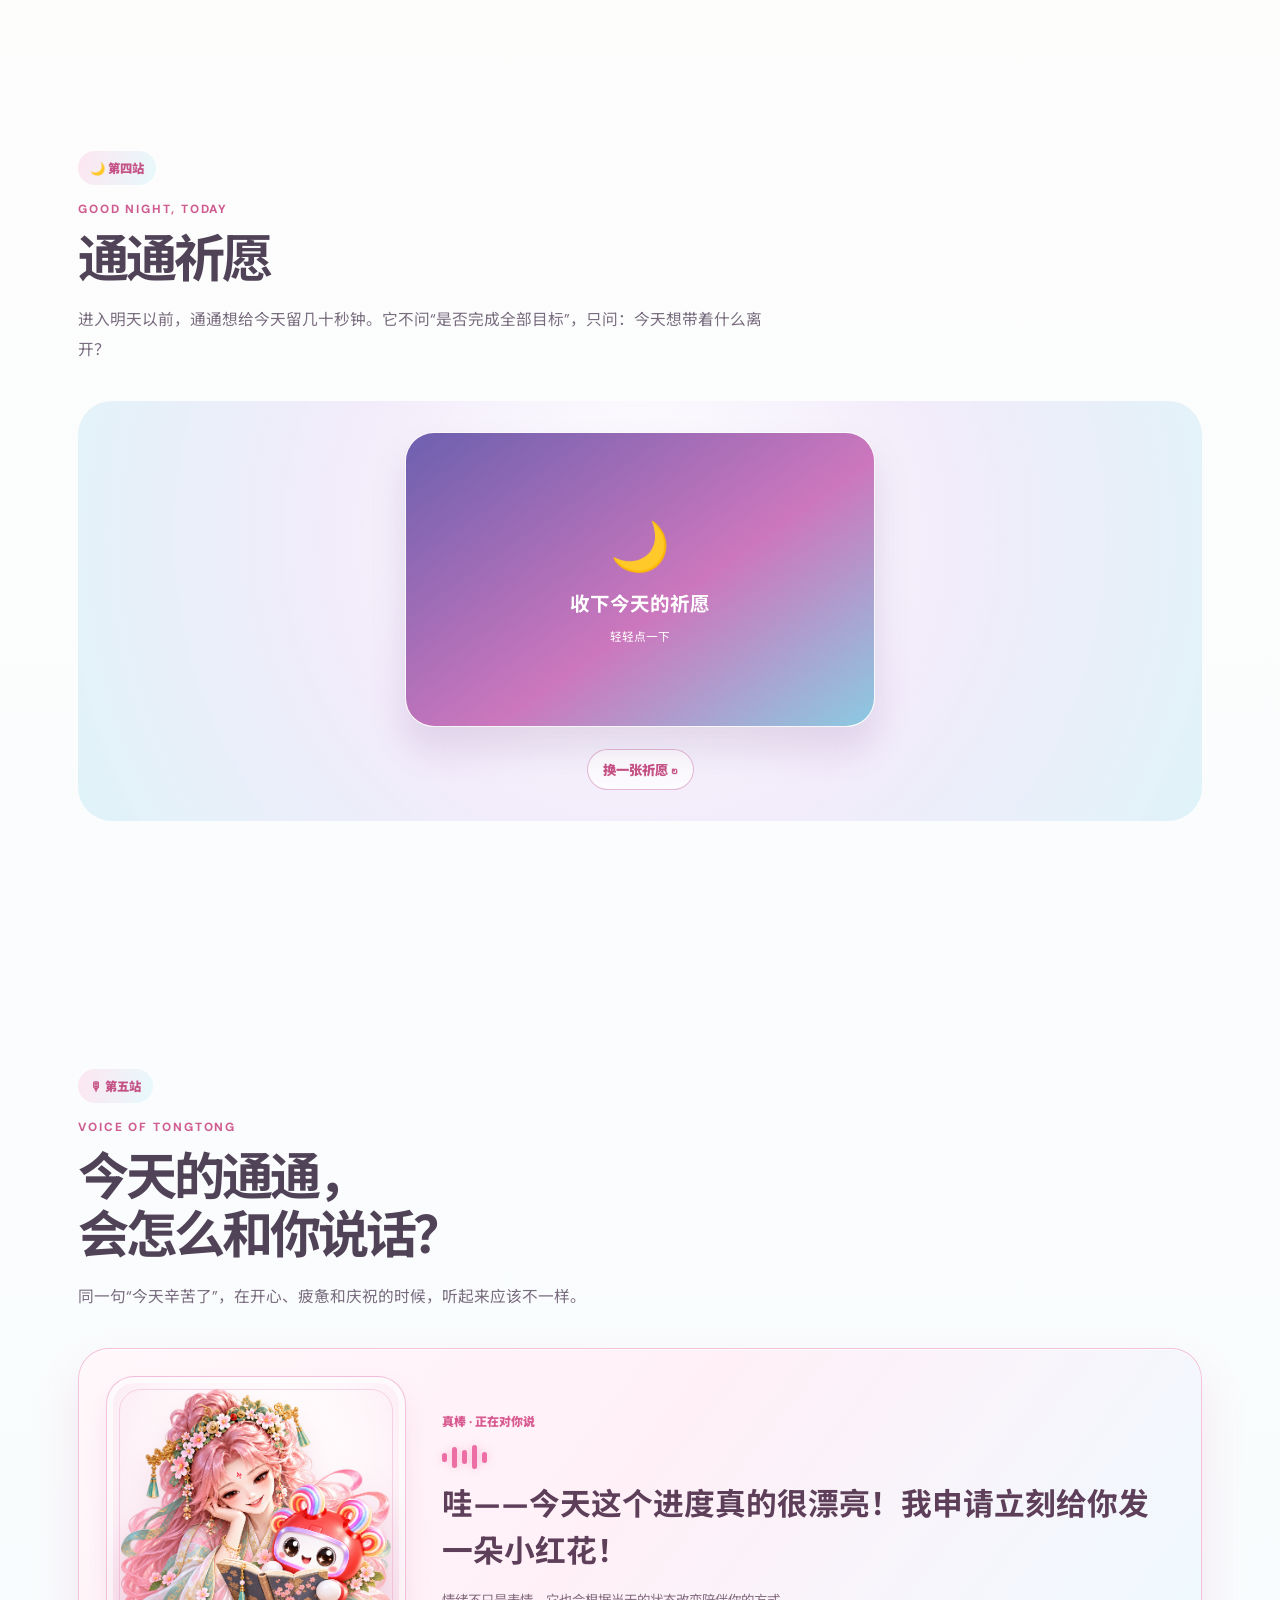
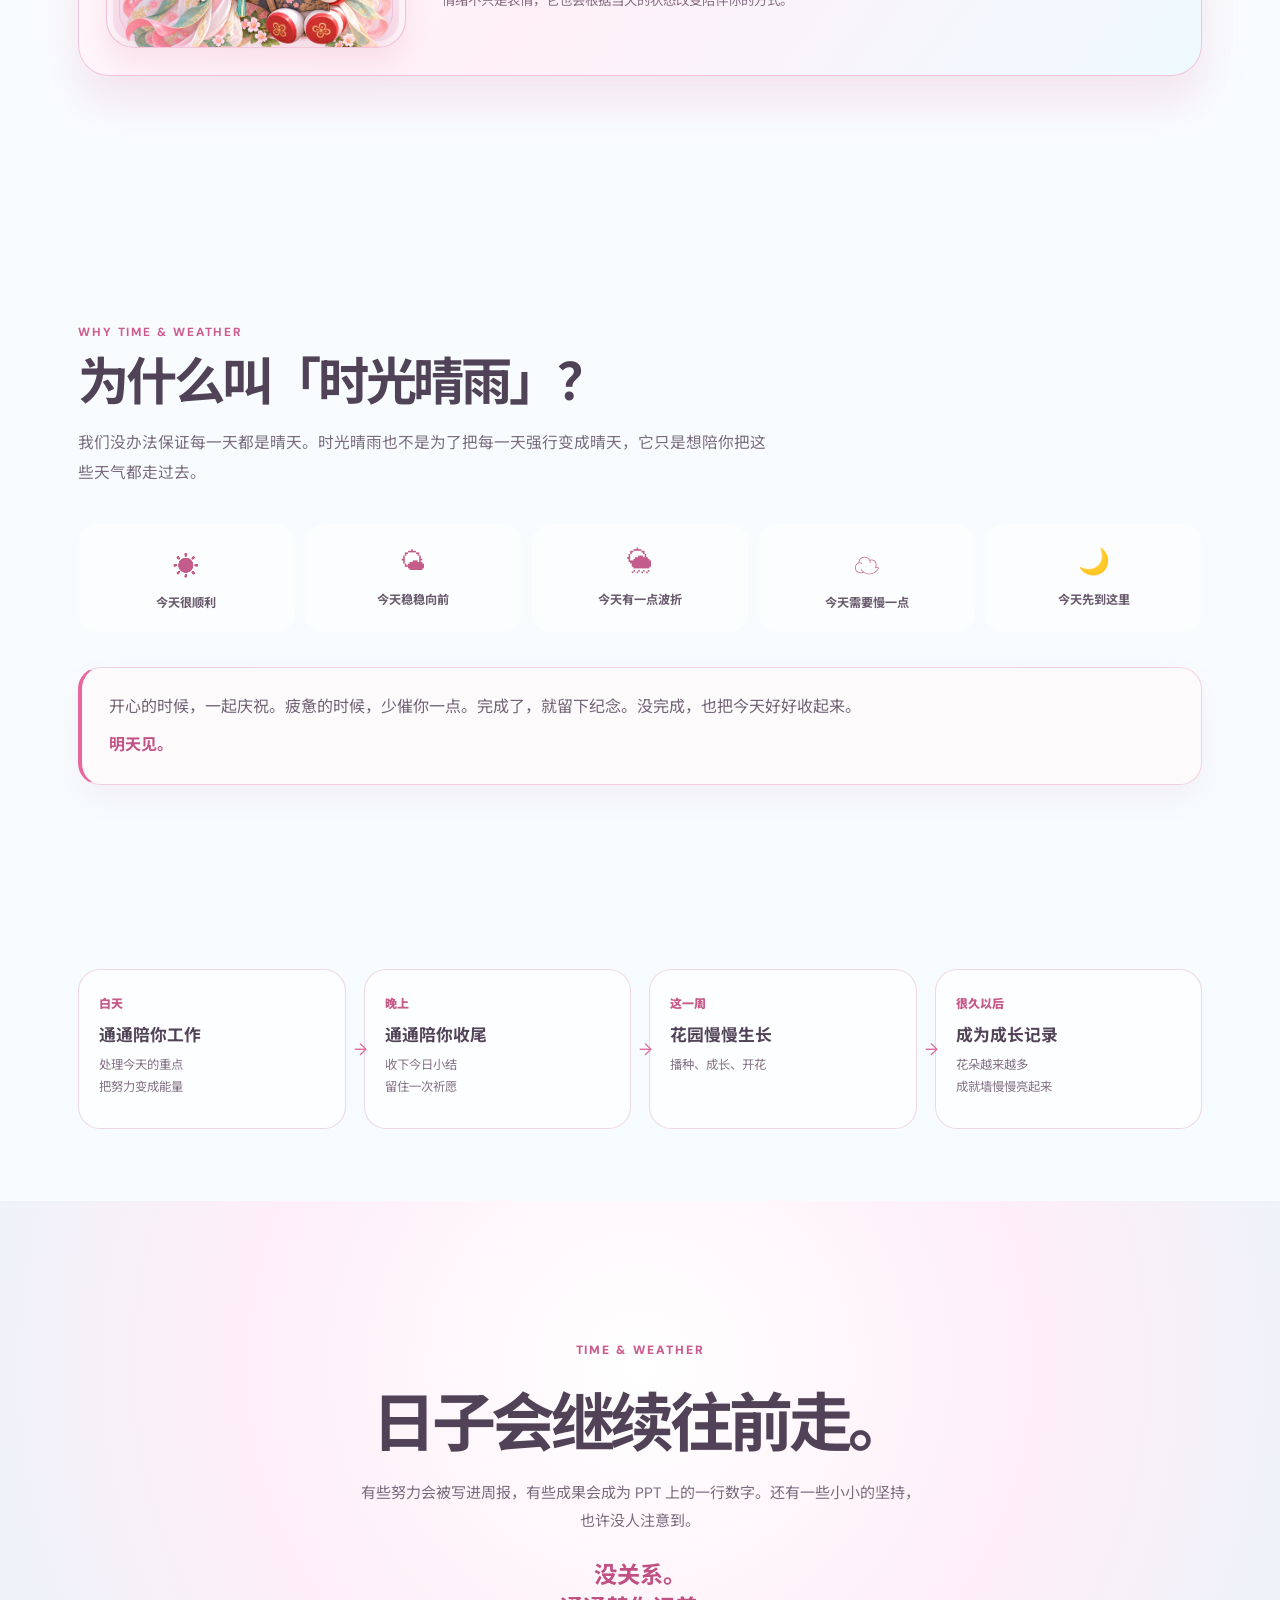
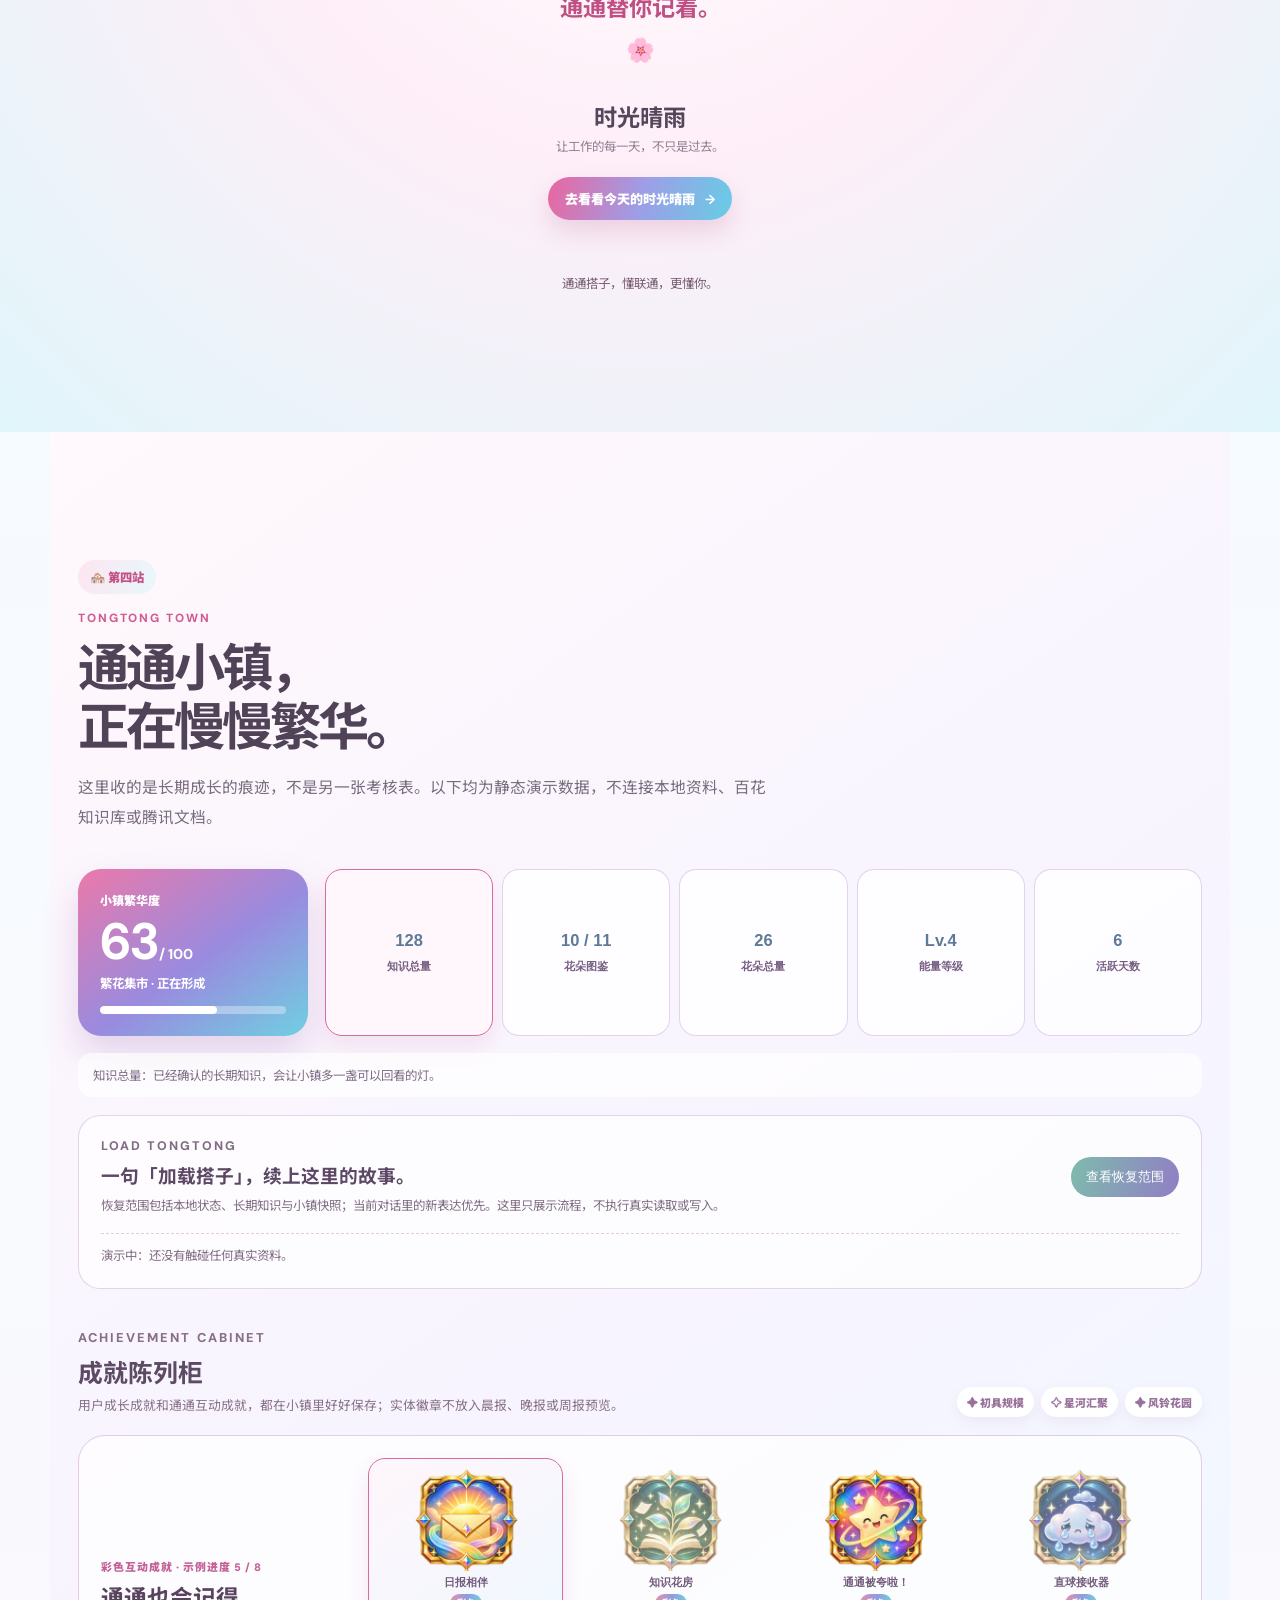
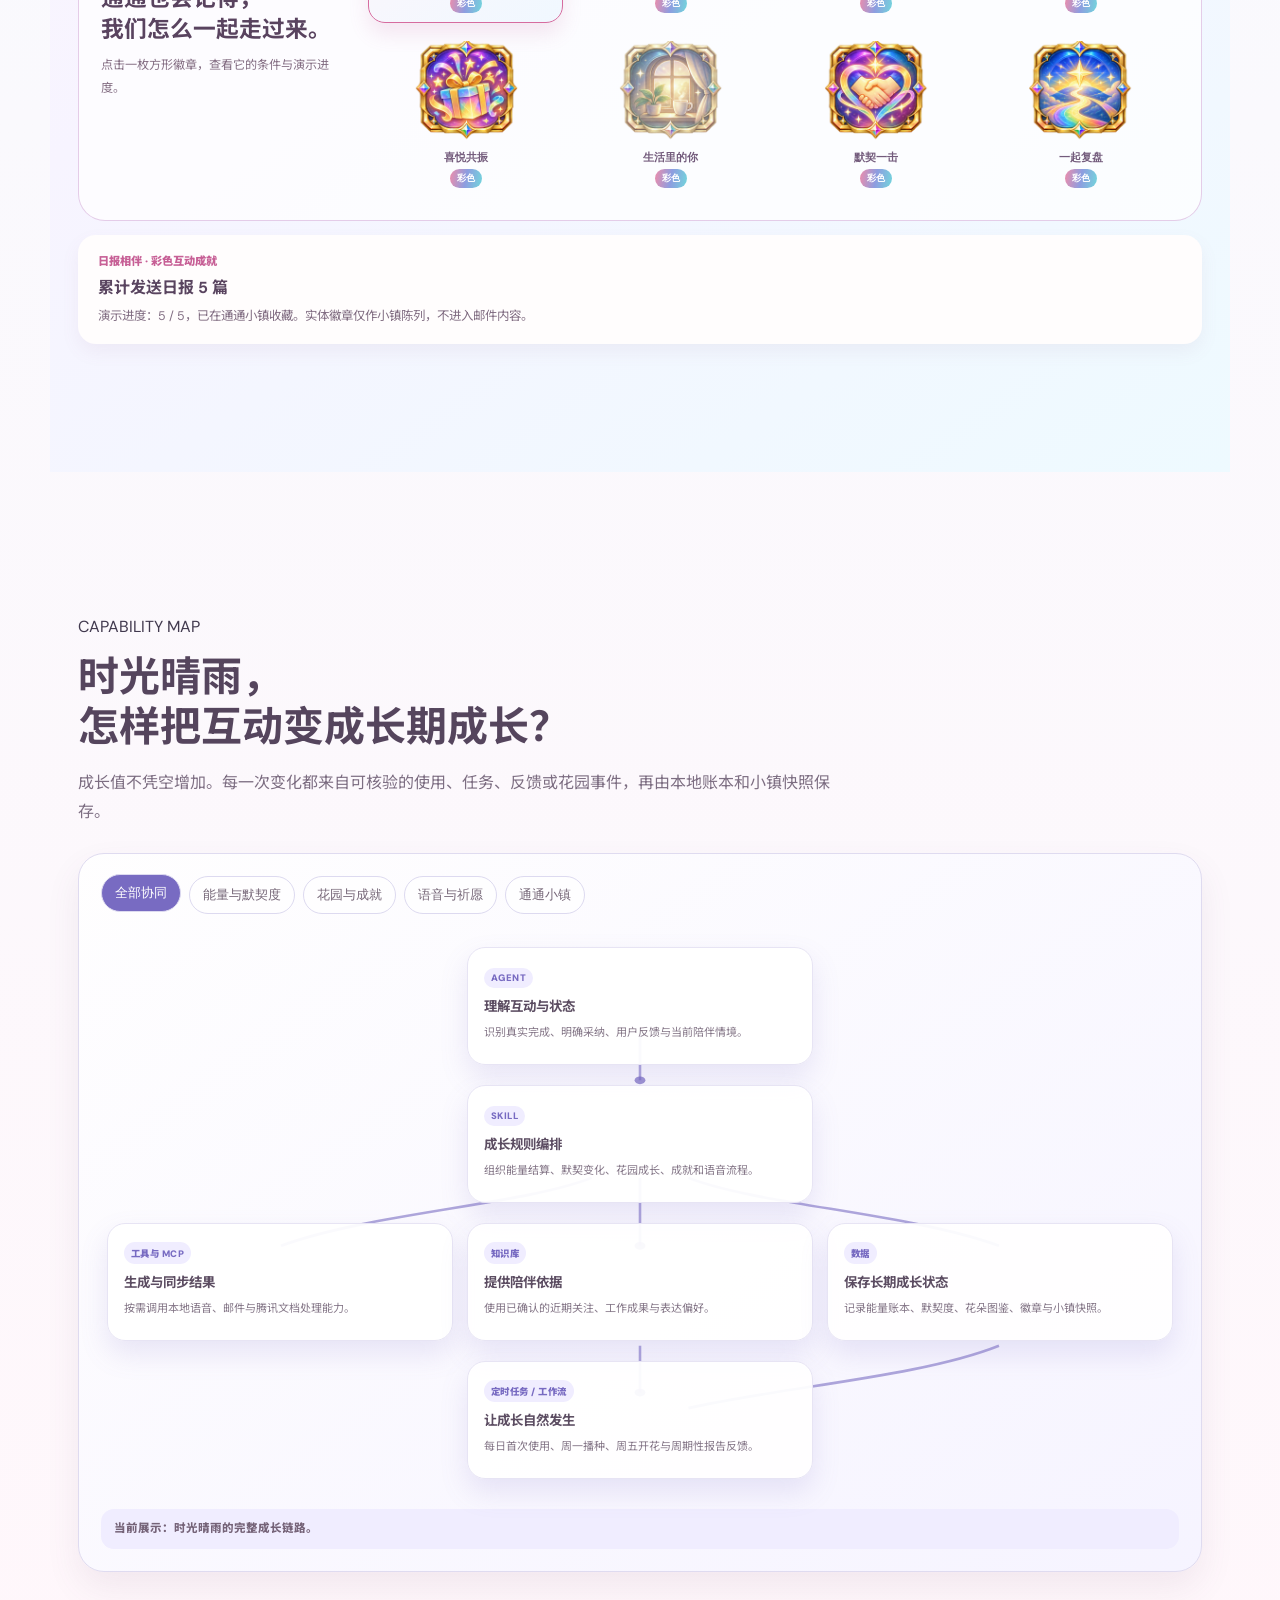
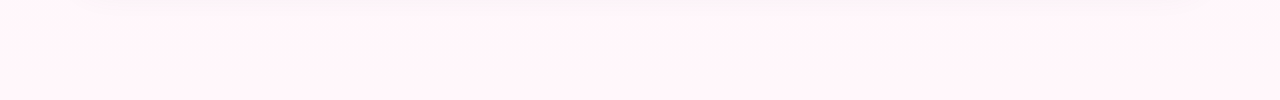
<file: time-weather.html>
<!doctype html>
<html lang="zh-CN">
<head>
  <meta charset="utf-8">
  <meta name="viewport" content="width=device-width, initial-scale=1">
  <meta name="theme-color" content="#fff6fb">
  <title>时光晴雨｜通通搭子</title>
  <link rel="stylesheet" href="styles.css">
  <link rel="stylesheet" href="theme-enhancements.css">
</head>
<body class="page-detail page-growth">
  <div class="ambient ambient-a"></div><div class="ambient ambient-b"></div>
  <header class="topbar">
    <a class="brand" href="index.html"><span class="brand-mark">✦</span><span>通通搭子<small>会成长的数字搭子</small></span></a>
    <nav><a href="index.html">通通搭子</a><a href="tongtong-work.html">通通搞定</a><a href="baihua-tingfeng.html">百花听风</a><a class="is-current" href="time-weather.html">时光晴雨</a></nav>
    <div class="top-actions"><div class="theme-switcher" aria-label="通通主题"><button class="theme-label-button" id="openThemes" type="button">通通主题</button><button class="theme-swatch swatch-anjin" type="button" data-theme="anjin" aria-label="查看暗金主题"></button><button class="theme-swatch swatch-liuguang" type="button" data-theme="liuguang" aria-label="查看流光主题"></button><button class="theme-swatch swatch-feisu is-active" type="button" data-theme="feisu" aria-label="查看绯苏主题"></button></div><a class="primary compact" href="tongtong-work.html">查看工作流 <span>→</span></a></div>
  </header>
  <main class="weather-journey">
    <section class="weather-hero" aria-labelledby="weather-title"><div class="weather-hero-copy"><p class="eyebrow">TIME &amp; WEATHER</p><h1 id="weather-title">工作会过去，<br><em>成长会留下来。</em></h1><p>有些工作完成以后，只剩下一个打勾。有些忙碌结束以后，甚至来不及回头看看。</p><p>所以通通想替你把这些容易被忘掉的瞬间留下来：能量、默契度、花朵和成长记忆。</p><strong>你只管认真生活，剩下的交给通通。</strong><a class="weather-scroll" href="#today-weather">看看今天留下了什么 <span>↓</span></a></div><div class="weather-hero-pet"><div class="sun-orb">☀</div><img src="assets/time-weather/tongtong-brand-mark.png" alt="通通搭子品牌形象"><span>你好呀，今天也一起慢慢来。</span></div></section>
    <section class="weather-section today-weather" id="today-weather" aria-labelledby="today-title"><div class="weather-section-head"><p class="eyebrow">TODAY'S WEATHER</p><h2 id="today-title">今天，过得怎么样？</h2><p>先看到的不是 KPI，而是属于今天的状态。通通会认真把它们记下来。</p></div><div class="today-status-grid"><article><span>⚡ 今日能量</span><b>+16</b><p>今天又向前走了一点。</p></article><article><span>🐾 通通默契度</span><b>+130</b><p>陪伴不是一天养成的，我们慢慢来。</p></article><article><span>🌱 本周花园</span><b>成长第 4 / 5 天</b><p>花苞已经出现，好像藏着什么秘密。</p></article><article><span>☁ 今日心情</span><b>稳稳推进中</b><p>今天不是完美的一天，但也是认真生活的一天。</p></article></div></section>
    <section class="weather-section companion-stop" aria-labelledby="companion-title"><div class="station-label">🐾 第一站</div><div class="weather-section-head"><p class="eyebrow">GROW TOGETHER</p><h2 id="companion-title">你的通通，<br>也会慢慢长大</h2><p>它不是固定在页面角落的头像。一起工作的时间越久，它越熟悉与你相处的方式。</p></div><div class="companion-story"><div><p>第一次见面：“你好呀！以后请多关照～”</p><p>后来，它会记得你拖了很久的任务；也会在项目终于结束时，认真夸你三分钟。</p><b>等级没有终点，因为陪伴本来就不该有一个“满级”。</b></div><div class="companion-meter"><span>通通默契度</span><strong>1,860</strong><small>Lv.2 · 每一次真实行动都会多认识你一点</small><i><em></em></i></div></div><div class="pet-state-board" id="petStateBoard"><div class="pet-state-portrait"><img id="petStateImage" src="assets/time-weather/pets/tongtong-morning.png" alt="打招呼的通通"><span id="petStateName">打招呼</span></div><div class="pet-state-quote"><p>通通今天想对你说</p><h3 id="petStateQuote">你好呀！以后请多关照～</h3><span id="petStateHint">每一天第一次见面，都会多一点熟悉。</span></div><div class="pet-state-options" aria-label="选择通通状态"><button class="is-active" type="button" data-pet-state="morning">打招呼</button><button type="button" data-pet-state="working">工作中</button><button type="button" data-pet-state="proud">真棒</button><button type="button" data-pet-state="cheer">欢呼</button><button type="button" data-pet-state="reminder">提醒</button><button type="button" data-pet-state="confused">困惑</button><button type="button" data-pet-state="tired">累了</button><button type="button" data-pet-state="rest">休息下</button><button type="button" data-pet-state="success">胜利</button></div></div></section>
    <section class="weather-section energy-stop" aria-labelledby="energy-title"><div class="station-label">⚡ 第二站</div><div class="weather-section-head"><p class="eyebrow">EVERY STEP COUNTS</p><h2 id="energy-title">通通能量站</h2><p>今天做过的事情，不应该悄无声息地消失。它不是绩效分，也不是另一张考勤表。</p></div><div class="energy-feature"><article class="energy-ring-large"><div><span>Lv.4</span><b>346</b><small>/ 400</small><em>今日获得 +16</em></div></article><div class="energy-copy"><h3>今天的你，确实做了一些事情。</h3><p>距离 Lv.5 还有 <b>54 点</b>。完成工作、持续使用通通、推进确认过的事项，以及重复遇到花朵，都可能让这份记录继续向前。</p><button class="energy-rules-button" id="energyRulesButton" type="button" aria-expanded="false" aria-controls="energyRules">查看能量规则 <span>→</span></button><div class="energy-rules" id="energyRules" hidden><p>每日首次使用：基础能量 +5</p><p>连续使用：获得连续奖励</p><p>当天确认任务全部完成：额外 +5</p><p>重复花朵：按品质返还能量</p></div></div></div><div class="energy-trend"><div><p>最近，你一直在向前走。</p><b>连续成长 6 天</b></div><div class="trend-line" aria-label="周一至今天的能量记录"><span>周一<i></i></span><span>周二<i></i></span><span>周三<i></i></span><span>周四<i></i></span><span>周五<i></i></span><span>今天<i></i></span></div></div><div class="unlock-trail" aria-label="能量解锁轨迹"><span class="is-unlocked"><b>Lv.1</b>初见</span><i>→</i><span class="is-unlocked"><b>Lv.3</b>新主题</span><i>→</i><span><b>Lv.5</b>新周报模板</span><i>→</i><span class="is-locked"><b>🔒</b>前方还有东西<small>先不告诉你。</small></span></div></section>
    <section class="weather-section garden-stop" aria-labelledby="garden-title"><div class="station-label">🌱 第三站</div><div class="weather-section-head"><p class="eyebrow">WEEKLY BLOOM</p><h2 id="garden-title">通通小花园</h2><p>一周，只开一朵花。不签到，不浇水，也不会因为忘记它而枯萎。</p></div><div class="garden-week-journey"><article><b>星期一</b><img src="assets/time-weather/garden/garden-seed.png" alt="神秘种子"><h3>神秘种子已经埋下</h3><span>成长 1 / 5</span><p>“现在还什么都看不出来。”</p></article><article><b>星期二</b><img src="assets/time-weather/garden/garden-seed.png" alt="正在成长的种子"><h3>它好像长大了一点</h3><span>成长 2 / 5</span><p>“不许偷看答案。”</p></article><article><b>星期三</b><img src="assets/time-weather/garden/garden-hint-bud.png" alt="继续生长的花苞"><h3>继续生长中</h3><span>成长 3 / 5</span><p>“已经过了一半啦。”</p></article><article class="is-today"><b>星期四</b><img src="assets/time-weather/garden/garden-hint-bud.png" alt="花苞初现"><h3>花苞初现</h3><span>成长 4 / 5</span><p>线索：蓝紫云雾 · 初夏</p></article><article class="is-bloom rarity-starlight"><b>星期五</b><img src="assets/time-weather/garden/flower-jacaranda.png" alt="蓝花楹"><h3>蓝花楹</h3><span>星辉 · 图鉴 10 / 11</span><p>“这朵花送给认真生活的你。”</p></article></div><div class="garden-promise"><b>周一播种，周五开花。</b><p>即使这周某一天你没有打开通通，它依然会静静长大。你负责过完这一周，花负责替你记住这一周。</p></div><div class="collection-head"><div><p class="eyebrow">10 / 11 COLLECTION</p><h3>我的花朵图鉴</h3></div><span>已经解锁 10 种花<br>还有 1 种花等待相遇</span></div><div class="flower-collection" aria-label="花朵图鉴"><article class="rarity-micro"><img src="assets/time-weather/garden/flower-daisy.png" alt="雏菊"><b>雏菊</b><span>微尘</span></article><article class="rarity-micro"><i class="flower-silhouette" aria-hidden="true">✿</i><b>蒲公英</b><span>微尘</span></article><article class="rarity-micro"><i class="flower-silhouette" aria-hidden="true">✿</i><b>酢浆草</b><span>微尘</span></article><article class="rarity-liuguang"><img src="assets/time-weather/garden/flower-bellflower.png" alt="风铃草"><b>风铃草</b><span>流光</span></article><article class="rarity-liuguang"><i class="flower-silhouette" aria-hidden="true">✿</i><b>木槿</b><span>流光</span></article><article class="rarity-starlight"><img src="assets/time-weather/garden/flower-jacaranda.png" alt="蓝花楹"><b>蓝花楹</b><span>星辉</span></article><article class="rarity-starlight"><i class="flower-silhouette" aria-hidden="true">✿</i><b>鸢尾</b><span>星辉</span></article><article class="rarity-moon"><i class="flower-silhouette" aria-hidden="true">✿</i><b>高山雪莲</b><span>月华</span></article><article class="rarity-moon"><i class="flower-silhouette" aria-hidden="true">✿</i><b>金茶花</b><span>月华</span></article><article class="rarity-radiant"><i class="flower-silhouette" aria-hidden="true">✿</i><b>永昼长明曼陀罗</b><span>辉耀</span></article><article class="locked-flower rarity-mirage"><i>?</i><b>？？？</b><span>惊鸿 · 尚未遇见</span></article></div><p class="old-friend">“老朋友再次见面，也值得开心。”重复遇到同一朵花，会转换成额外能量。</p></section>
    <section class="weather-section wish-stop" aria-labelledby="wish-title"><div class="station-label">🌙 第四站</div><div class="weather-section-head"><p class="eyebrow">GOOD NIGHT, TODAY</p><h2 id="wish-title">通通祈愿</h2><p>进入明天以前，通通想给今天留几十秒钟。它不问“是否完成全部目标”，只问：今天想带着什么离开？</p></div><div class="wish-stage"><div class="wish-card" id="wishCard" tabindex="0" role="button" aria-label="翻开今天的祈愿卡" aria-pressed="false"><div class="wish-card-front"><span>🌙</span><b>收下今天的祈愿</b><small>轻轻点一下</small></div><div class="wish-card-back"><p id="wishKicker">🌙 今日祈愿</p><h3 id="wishTitle">山高路远，自有花开。</h3><blockquote id="wishCopy">不必急着证明今天有没有意义。很多事情，本来就需要慢慢发生。</blockquote></div></div><button class="wish-next" id="wishNext" type="button">换一张祈愿 <span>↻</span></button></div></section>
    <section class="weather-section voice-stop" aria-labelledby="voice-title"><div class="station-label">🎙 第五站</div><div class="weather-section-head"><p class="eyebrow">VOICE OF TONGTONG</p><h2 id="voice-title">今天的通通，<br>会怎么和你说话？</h2><p>同一句“今天辛苦了”，在开心、疲惫和庆祝的时候，听起来应该不一样。</p></div><div class="voice-card"><div class="voice-pet"><img id="voicePetImage" src="assets/time-weather/xiaoya-reading.png" alt="小娅与通通一起阅读"></div><div class="voice-copy"><span id="voiceStateLabel">真棒 · 正在对你说</span><div class="voice-wave" aria-hidden="true"><i></i><i></i><i></i><i></i><i></i></div><h3 id="voiceLine">哇——今天这个进度真的很漂亮！我申请立刻给你发一朵小红花！</h3><p id="voiceDescription">情绪不只是表情，它也会根据当天的状态改变陪伴你的方式。</p></div></div></section>
    <section class="weather-section meaning-stop" aria-labelledby="meaning-title"><div class="weather-section-head"><p class="eyebrow">WHY TIME &amp; WEATHER</p><h2 id="meaning-title">为什么叫「时光晴雨」？</h2><p>我们没办法保证每一天都是晴天。时光晴雨也不是为了把每一天强行变成晴天，它只是想陪你把这些天气都走过去。</p></div><div class="weather-types"><span>☀<b>今天很顺利</b></span><span>🌤<b>今天稳稳向前</b></span><span>🌦<b>今天有一点波折</b></span><span>☁<b>今天需要慢一点</b></span><span>🌙<b>今天先到这里</b></span></div><blockquote class="meaning-quote">开心的时候，一起庆祝。疲惫的时候，少催你一点。完成了，就留下纪念。没完成，也把今天好好收起来。<b>明天见。</b></blockquote></section>
    <section class="long-time-stop" aria-labelledby="long-time-title"><div class="long-time-track"><article><span>白天</span><h3>通通陪你工作</h3><p>处理今天的重点<br>把努力变成能量</p></article><i aria-hidden="true">→</i><article><span>晚上</span><h3>通通陪你收尾</h3><p>收下今日小结<br>留住一次祈愿</p></article><i aria-hidden="true">→</i><article><span>这一周</span><h3>花园慢慢生长</h3><p>播种、成长、开花</p></article><i aria-hidden="true">→</i><article><span>很久以后</span><h3>成为成长记录</h3><p>花朵越来越多<br>成就墙慢慢亮起来</p></article></div><div class="weather-final"><p>TIME &amp; WEATHER</p><h2 id="long-time-title">日子会继续往前走。</h2><span>有些努力会被写进周报，有些成果会成为 PPT 上的一行数字。还有一些小小的坚持，也许没人注意到。</span><strong>没关系。<br>通通替你记着。<em>🌸</em></strong><h3>时光晴雨</h3><small>让工作的每一天，不只是过去。</small><a href="#today-weather">去看看今天的时光晴雨 <b>→</b></a><footer>通通搭子，懂联通，更懂你。</footer></div></section>
    <section class="weather-section town-stop" id="tongtong-town" aria-labelledby="town-title"><div class="station-label">🏘️ 第四站</div><div class="weather-section-head"><p class="eyebrow">TONGTONG TOWN</p><h2 id="town-title">通通小镇，<br>正在慢慢繁华。</h2><p>这里收的是长期成长的痕迹，不是另一张考核表。以下均为静态演示数据，不连接本地资料、百花知识库或腾讯文档。</p></div><div class="town-overview"><article class="town-score"><span>小镇繁华度</span><strong>63<small>/ 100</small></strong><b>繁花集市 · 正在形成</b><i><em style="width:63%"></em></i></article><div class="town-factors" aria-label="繁华度构成"><button class="is-active" type="button" data-town-factor="knowledge"><b>128</b><span>知识总量</span></button><button type="button" data-town-factor="collection"><b>10 / 11</b><span>花朵图鉴</span></button><button type="button" data-town-factor="flowers"><b>26</b><span>花朵总量</span></button><button type="button" data-town-factor="energy"><b>Lv.4</b><span>能量等级</span></button><button type="button" data-town-factor="active"><b>6</b><span>活跃天数</span></button></div><p id="townFactorFeedback" class="town-feedback" aria-live="polite">知识总量：已经确认的长期知识，会让小镇多一盏可以回看的灯。</p></div><div class="town-restore-card"><div><p class="eyebrow">LOAD TONGTONG</p><h3>一句「加载搭子」，续上这里的故事。</h3><p>恢复范围包括本地状态、长期知识与小镇快照；当前对话里的新表达优先。这里只展示流程，不执行真实读取或写入。</p></div><button type="button" id="townLoadDemo">查看恢复范围</button><p id="townLoadFeedback" aria-live="polite">演示中：还没有触碰任何真实资料。</p></div><div class="town-achievement-head"><div><p class="eyebrow">ACHIEVEMENT CABINET</p><h3>成就陈列柜</h3><p>用户成长成就和通通互动成就，都在小镇里好好保存；实体徽章不放入晨报、晚报或周报预览。</p></div><div class="town-user-achievements"><span>✦ 初具规模</span><span>✧ 星河汇聚</span><span>✦ 风铃花园</span></div></div><div class="town-interaction-showcase"><div class="town-interaction-copy"><p>彩色互动成就 · 示例进度 5 / 8</p><h3>通通也会记得，<br>我们怎么一起走过来。</h3><span>点击一枚方形徽章，查看它的条件与演示进度。</span></div><div class="town-badge-grid" aria-label="通通互动成就徽章"><button class="town-badge-card is-unlocked is-active" type="button" data-town-badge="daily-report"><img src="assets/time-weather/town-badges/town-badge-daily-report.png" alt="日报相伴徽章"><b>日报相伴</b><span>彩色</span></button><button class="town-badge-card" type="button" data-town-badge="knowledge-retained"><img src="assets/time-weather/town-badges/town-badge-knowledge-retained.png" alt="知识花房徽章"><b>知识花房</b><span>彩色</span></button><button class="town-badge-card is-unlocked" type="button" data-town-badge="user-praise"><img src="assets/time-weather/town-badges/town-badge-user-praise.png" alt="通通被夸啦徽章"><b>通通被夸啦！</b><span>彩色</span></button><button class="town-badge-card" type="button" data-town-badge="user-dislike"><img src="assets/time-weather/town-badges/town-badge-user-dislike.png" alt="直球接收器徽章"><b>直球接收器</b><span>彩色</span></button><button class="town-badge-card is-unlocked" type="button" data-town-badge="shared-joy"><img src="assets/time-weather/town-badges/town-badge-shared-joy.png" alt="喜悦共振徽章"><b>喜悦共振</b><span>彩色</span></button><button class="town-badge-card" type="button" data-town-badge="shared-life"><img src="assets/time-weather/town-badges/town-badge-shared-life.png" alt="生活里的你徽章"><b>生活里的你</b><span>彩色</span></button><button class="town-badge-card is-unlocked" type="button" data-town-badge="hint-adopted"><img src="assets/time-weather/town-badges/town-badge-hint-adopted.png" alt="默契一击徽章"><b>默契一击</b><span>彩色</span></button><button class="town-badge-card is-unlocked" type="button" data-town-badge="task-summary"><img src="assets/time-weather/town-badges/town-badge-task-summary.png" alt="一起复盘徽章"><b>一起复盘</b><span>彩色</span></button></div></div><article class="town-badge-detail" id="townBadgeDetail" aria-live="polite"><p>日报相伴 · 彩色互动成就</p><h3>累计发送日报 5 篇</h3><span>演示进度：5 / 5，已在通通小镇收藏。实体徽章仅作小镇陈列，不进入邮件内容。</span></article></section>
    <section class="weather-section capability-section capability-growth" id="growth-capability-map"><div class="capability-section-head"><p class="section-index">CAPABILITY MAP</p><h2>时光晴雨，<br>怎样把互动变成长期成长？</h2><p>成长值不凭空增加。每一次变化都来自可核验的使用、任务、反馈或花园事件，再由本地账本和小镇快照保存。</p></div><div class="capability-map" data-capability-map><div class="capability-topics" aria-label="选择时光晴雨功能"><button class="is-active" type="button" data-capability-targets="all">全部协同</button><button type="button" data-capability-targets="agent,skill,knowledge,data,workflow">能量与默契度</button><button type="button" data-capability-targets="skill,data,workflow">花园与成就</button><button type="button" data-capability-targets="agent,skill,tool,knowledge">语音与祈愿</button><button type="button" data-capability-targets="agent,skill,tool,knowledge,data">通通小镇</button></div><div class="capability-flow"><article data-capability-node="agent"><span>AGENT</span><b>理解互动与状态</b><p>识别真实完成、明确采纳、用户反馈与当前陪伴情境。</p></article><article data-capability-node="skill"><span>SKILL</span><b>成长规则编排</b><p>组织能量结算、默契变化、花园成长、成就和语音流程。</p></article><article data-capability-node="tool"><span>工具与 MCP</span><b>生成与同步结果</b><p>按需调用本地语音、邮件与腾讯文档处理能力。</p></article><article data-capability-node="knowledge"><span>知识库</span><b>提供陪伴依据</b><p>使用已确认的近期关注、工作成果与表达偏好。</p></article><article data-capability-node="data"><span>数据</span><b>保存长期成长状态</b><p>记录能量账本、默契度、花朵图鉴、徽章与小镇快照。</p></article><article data-capability-node="workflow"><span>定时任务 / 工作流</span><b>让成长自然发生</b><p>每日首次使用、周一播种、周五开花与周期性报告反馈。</p></article></div><p class="capability-map-feedback" aria-live="polite">当前展示：时光晴雨的完整成长链路。</p></div></section>
  </main>
  <dialog id="themeDialog"><div class="dialog-head"><div><p class="eyebrow">TONGTONG THEME</p><h2 id="themeDialogTitle">绯苏主题</h2></div><button id="closeThemes" aria-label="关闭主题画廊">×</button></div><div class="theme-gallery is-single"></div></dialog>
  <script src="app.js"></script>
</body>
</html>
</file>
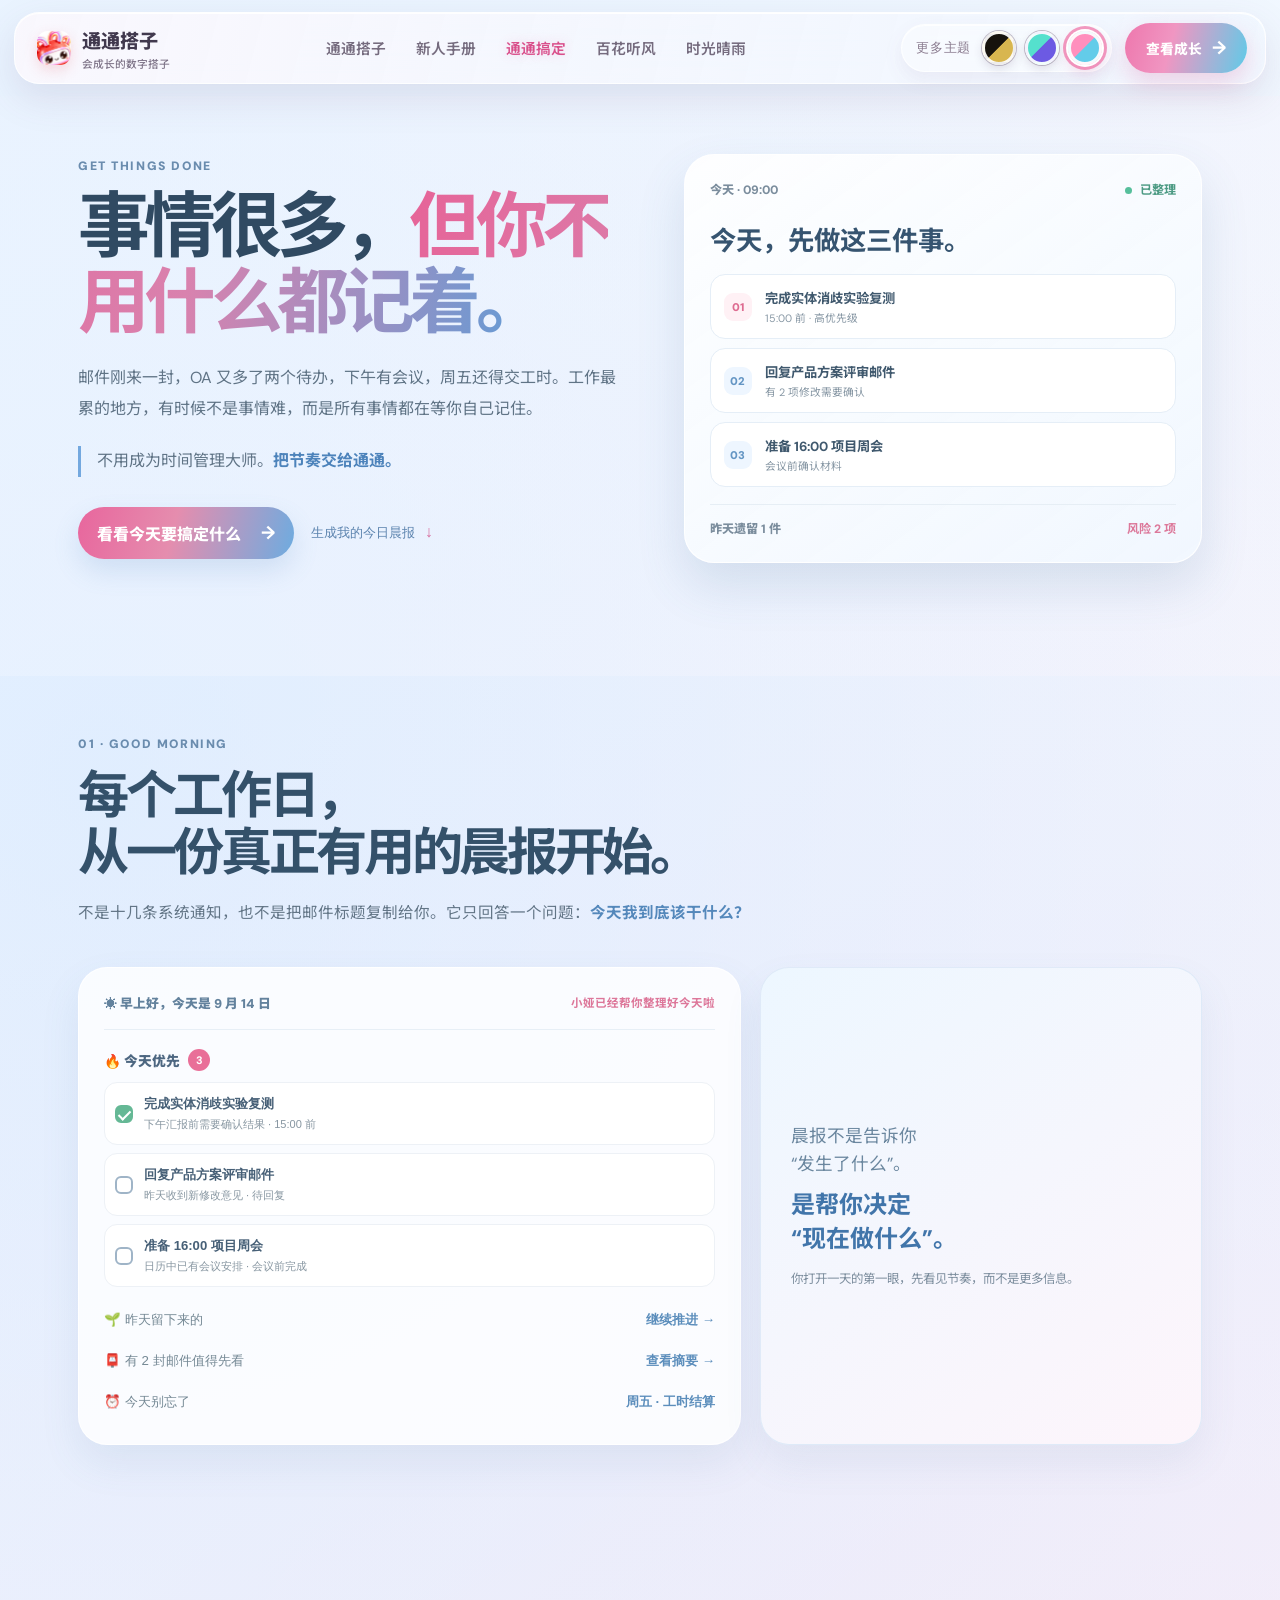
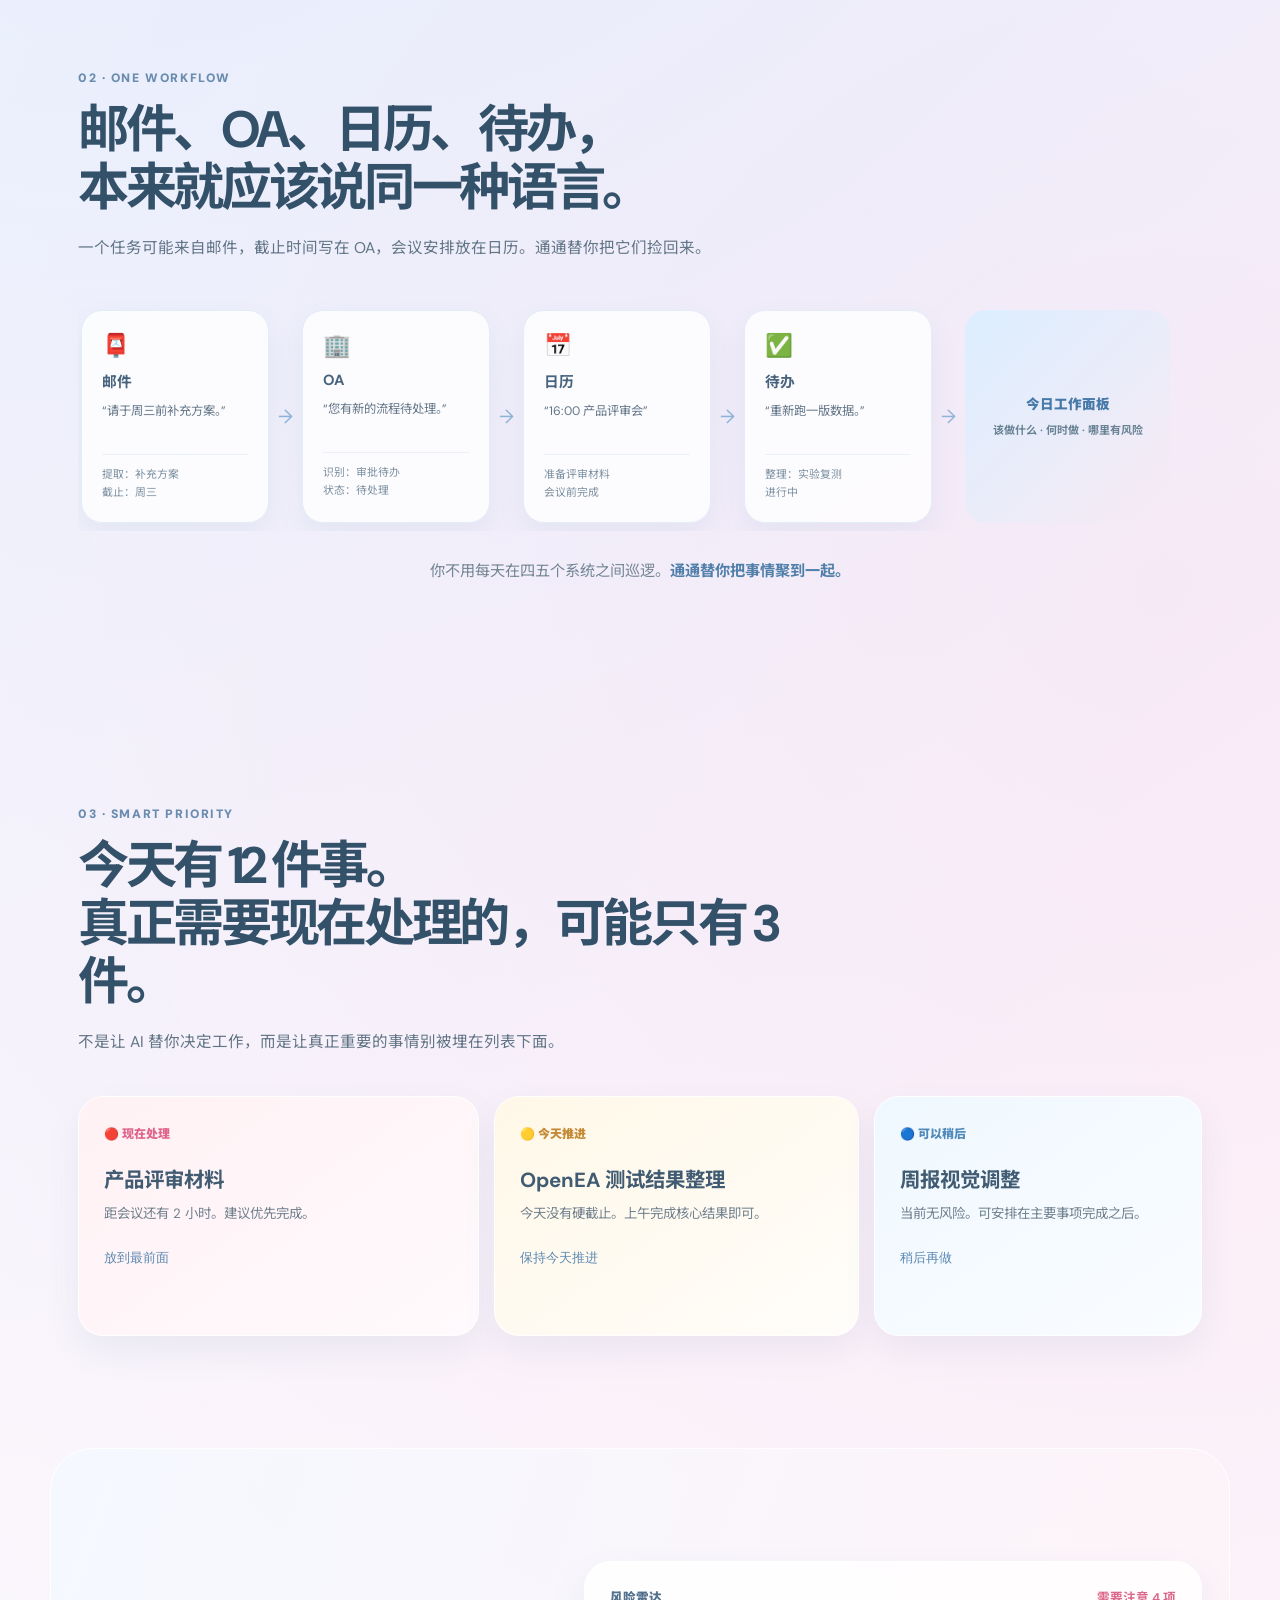
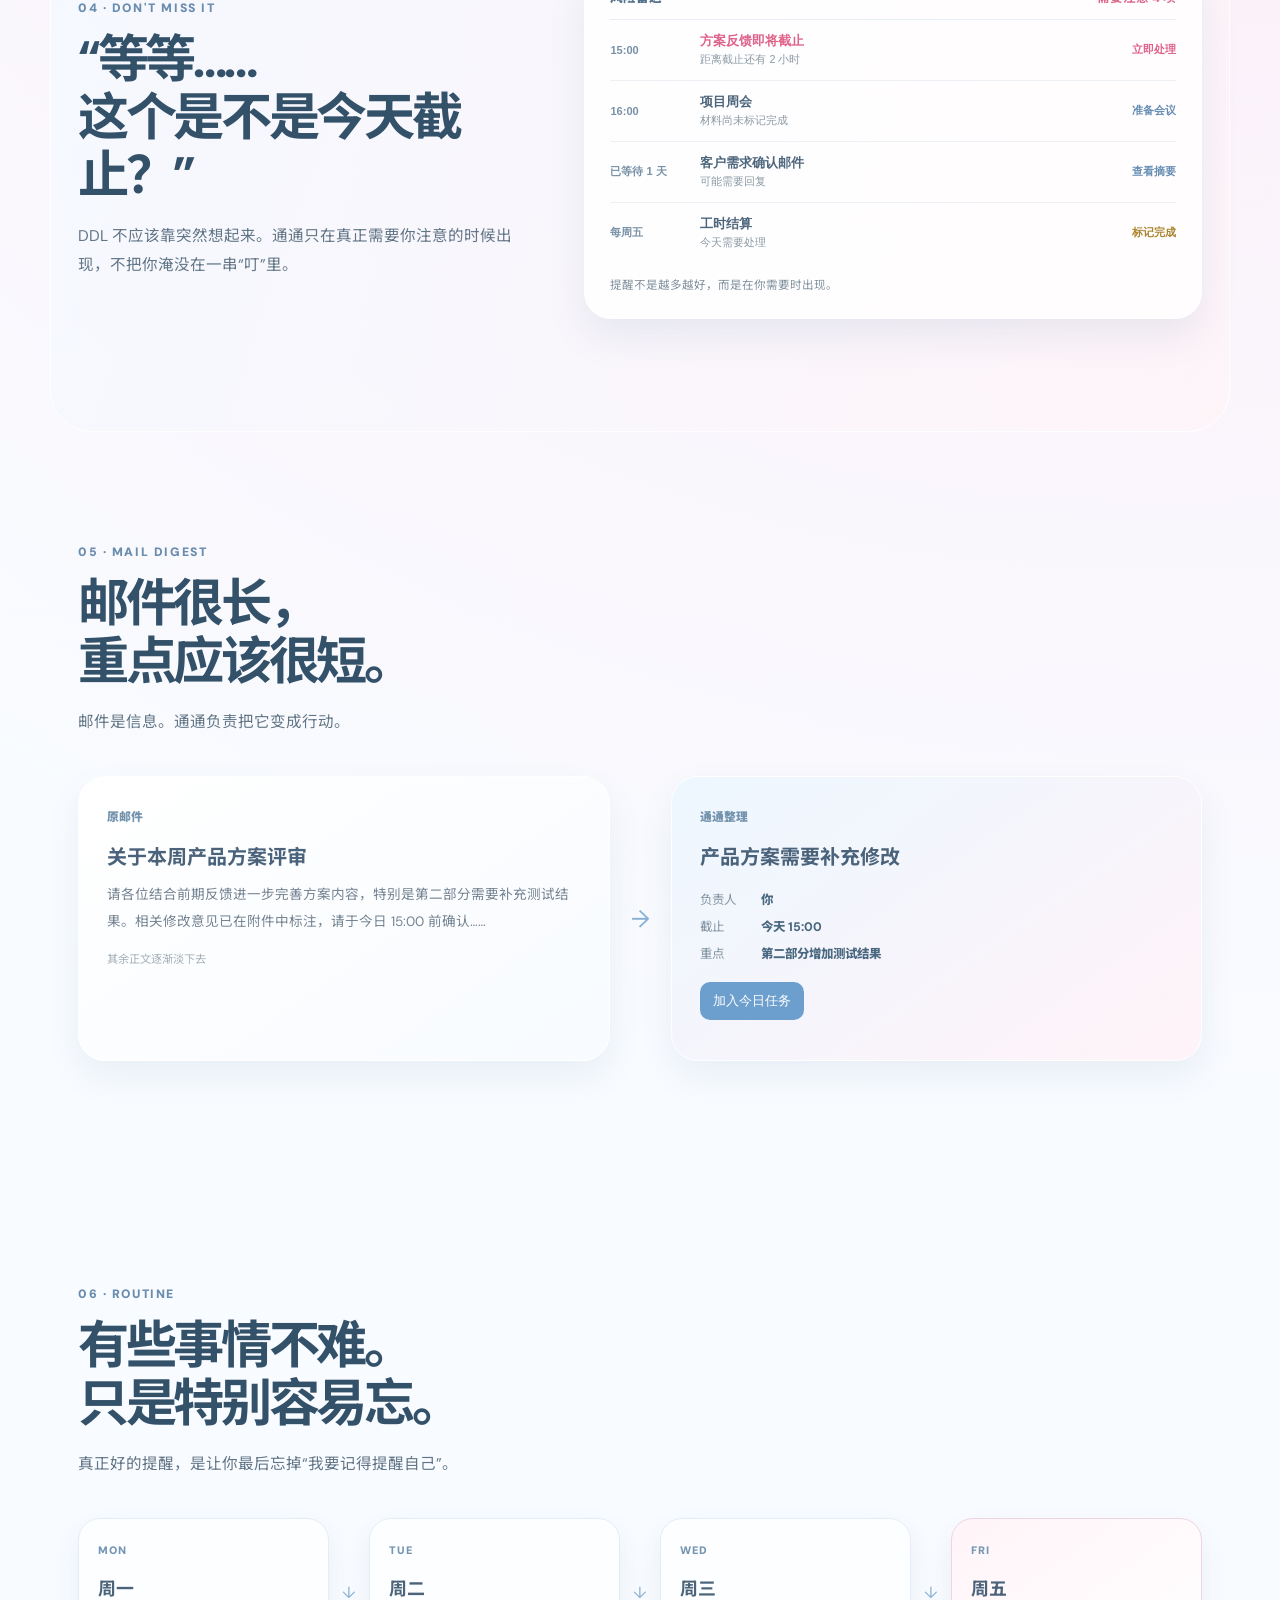
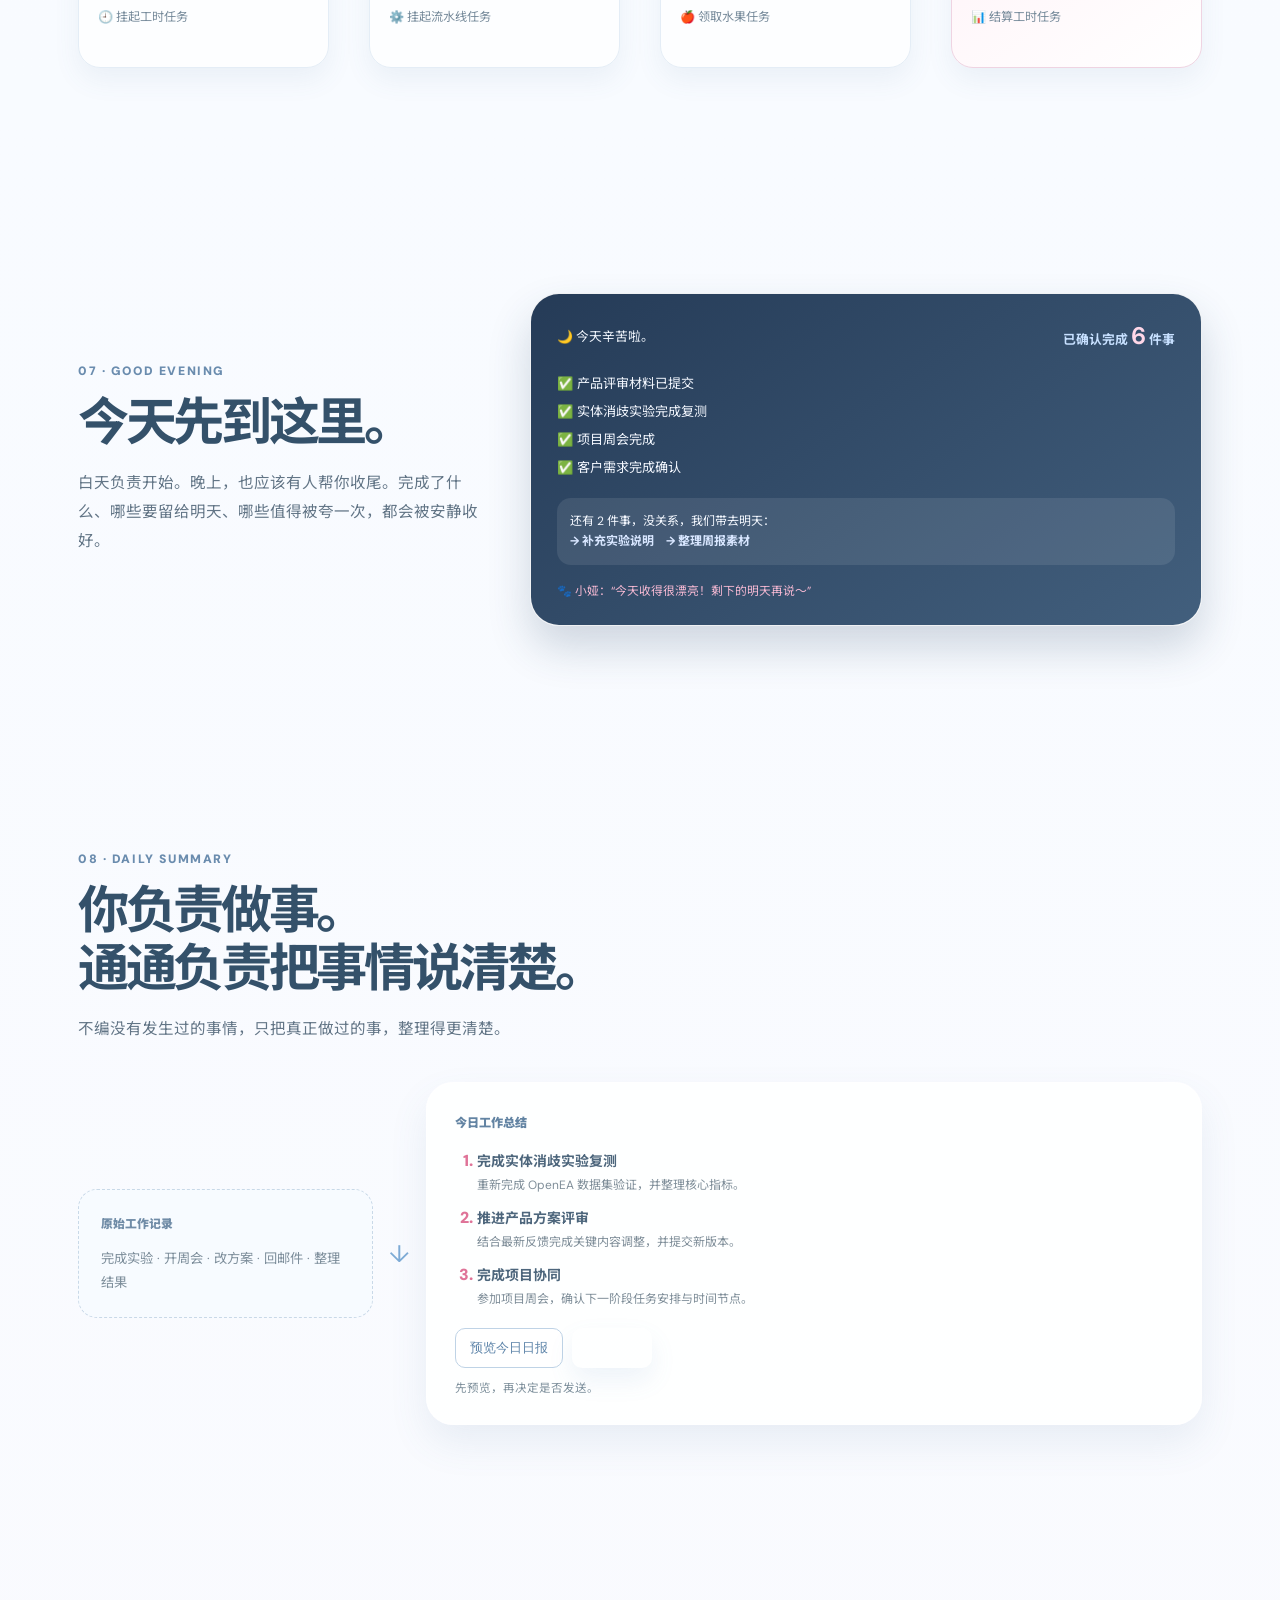
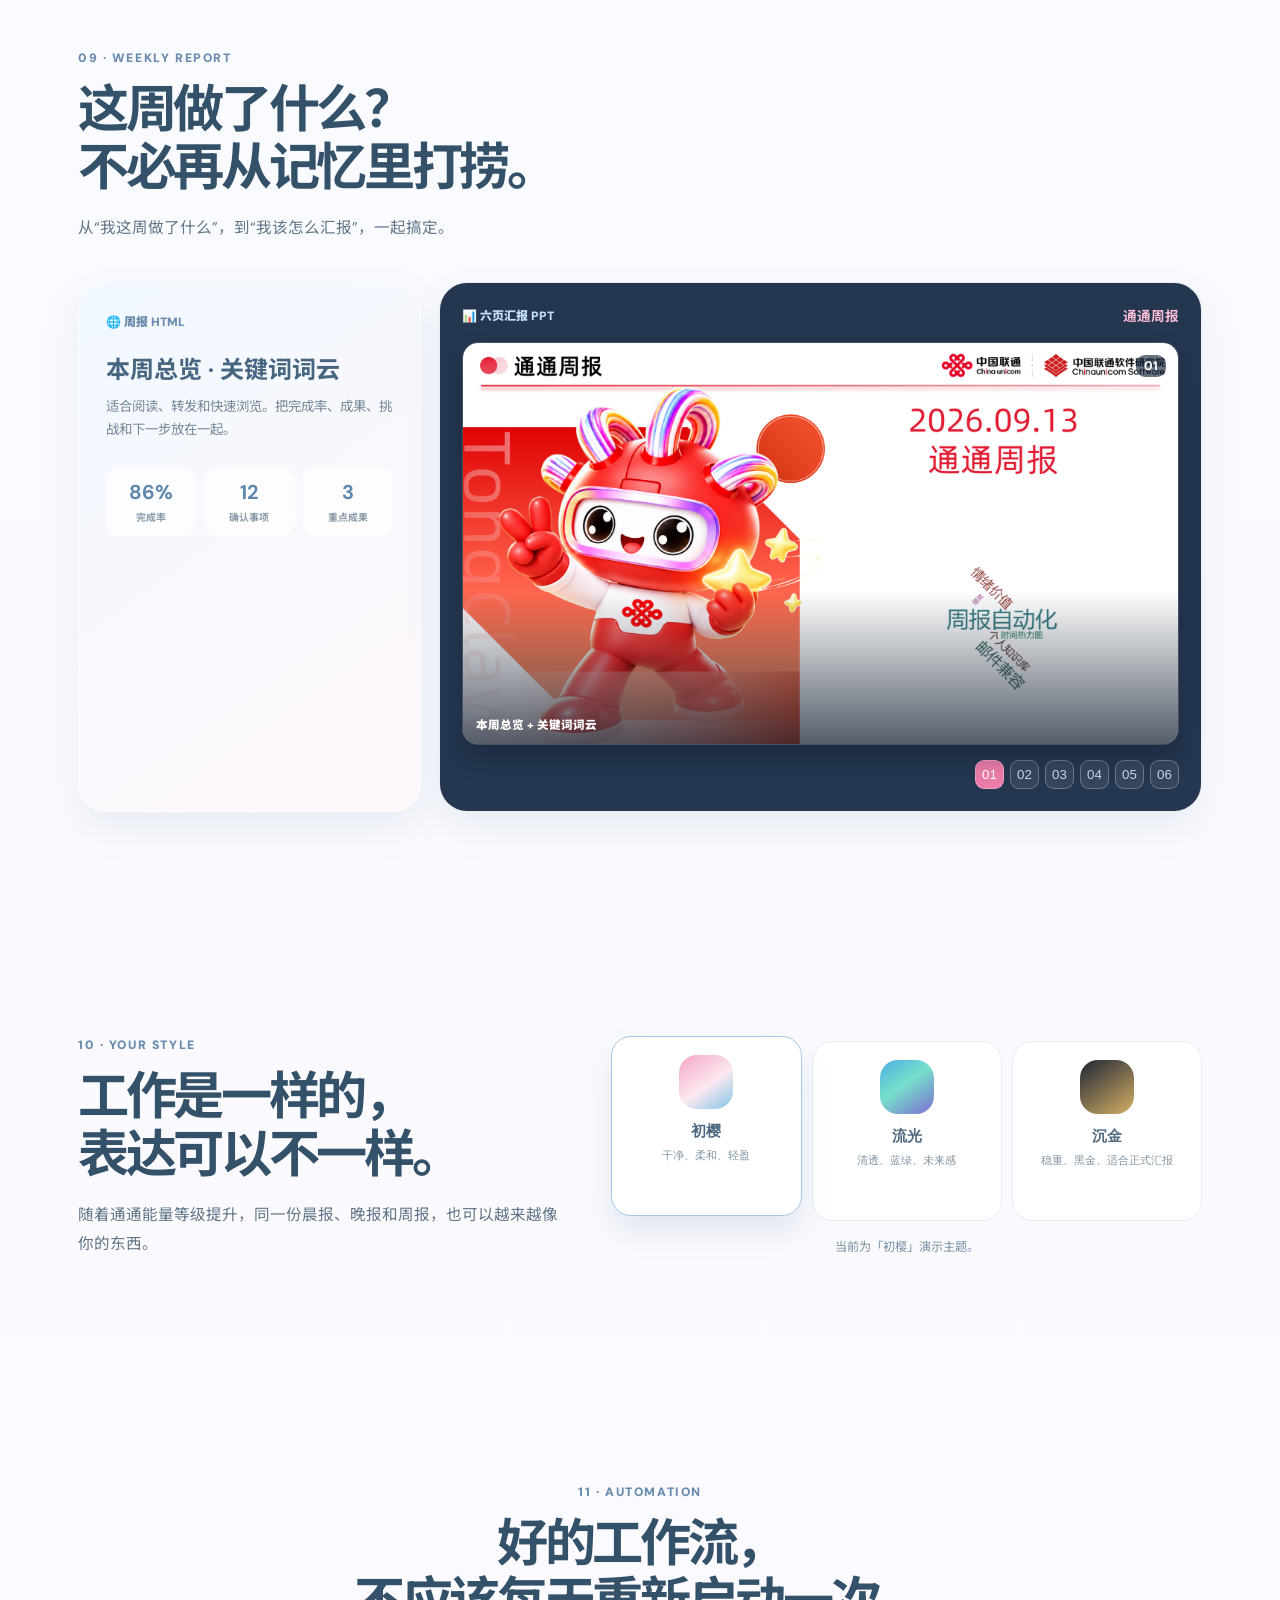
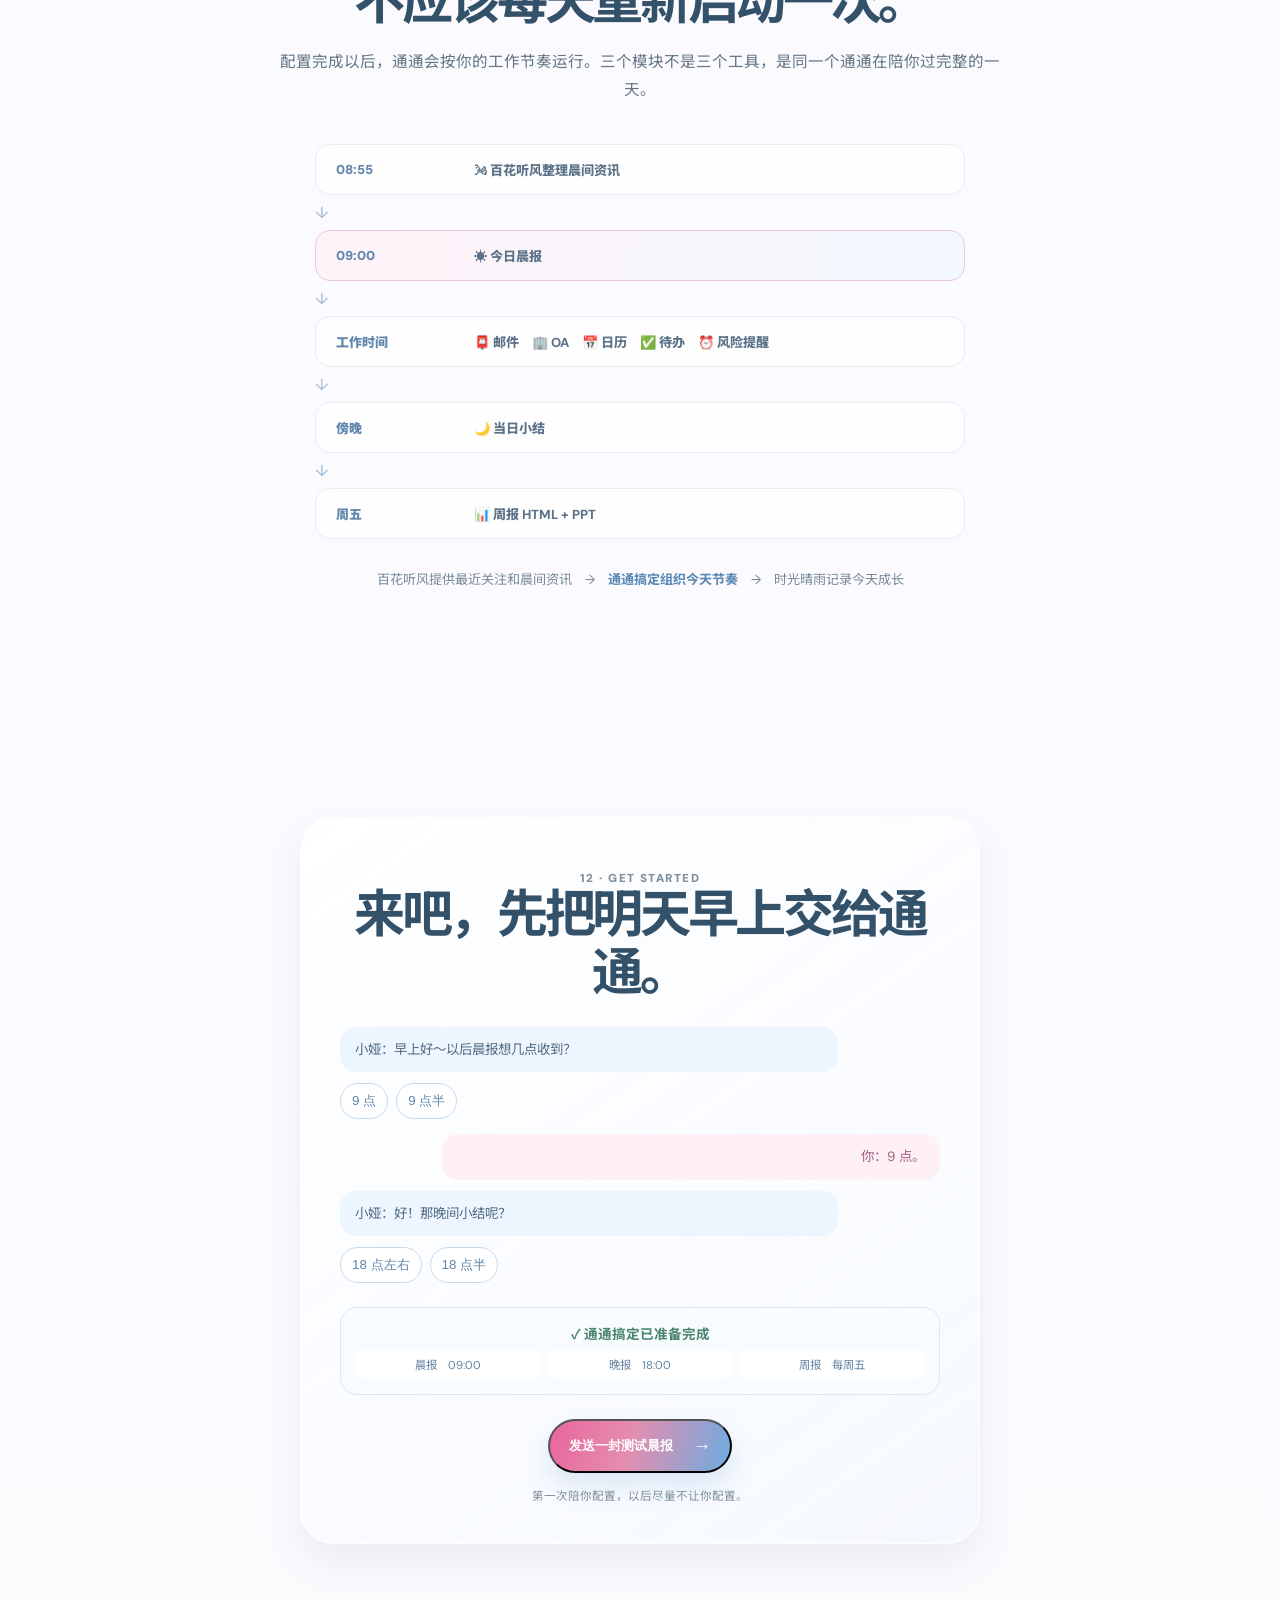
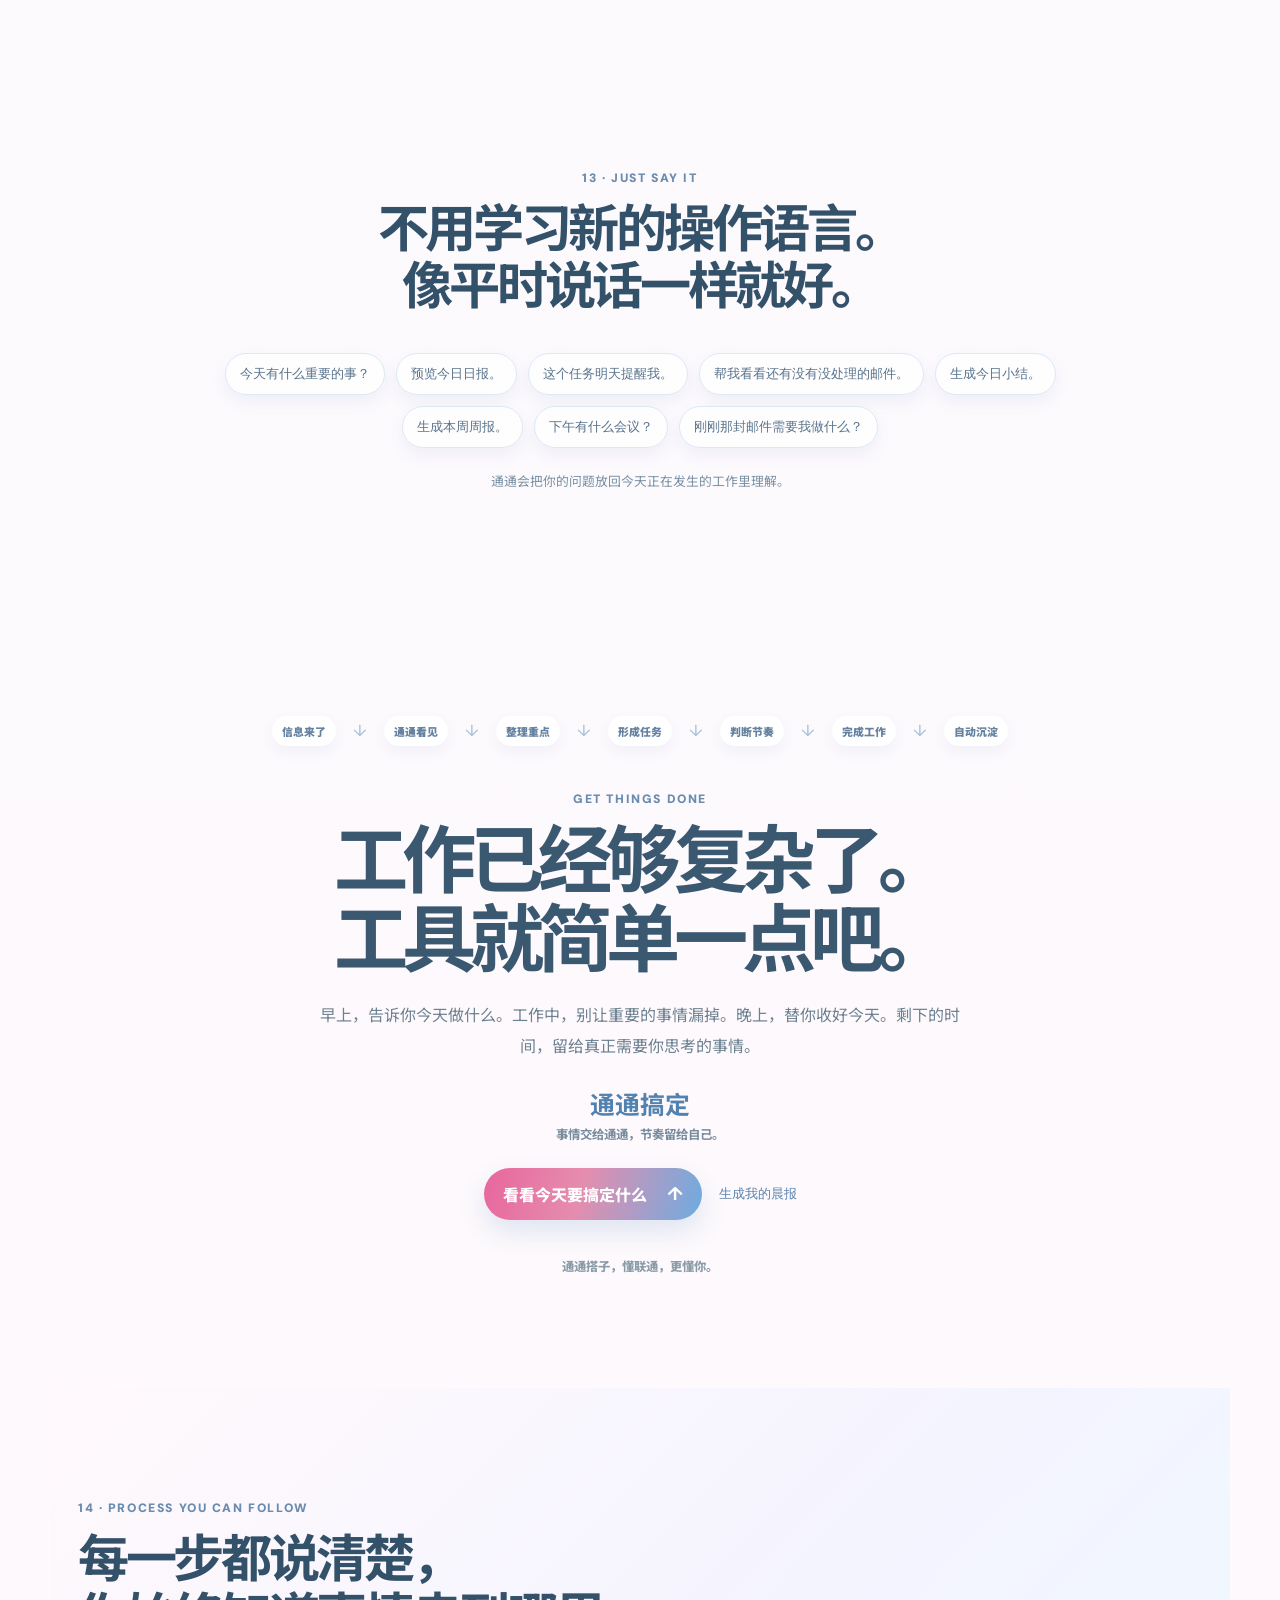
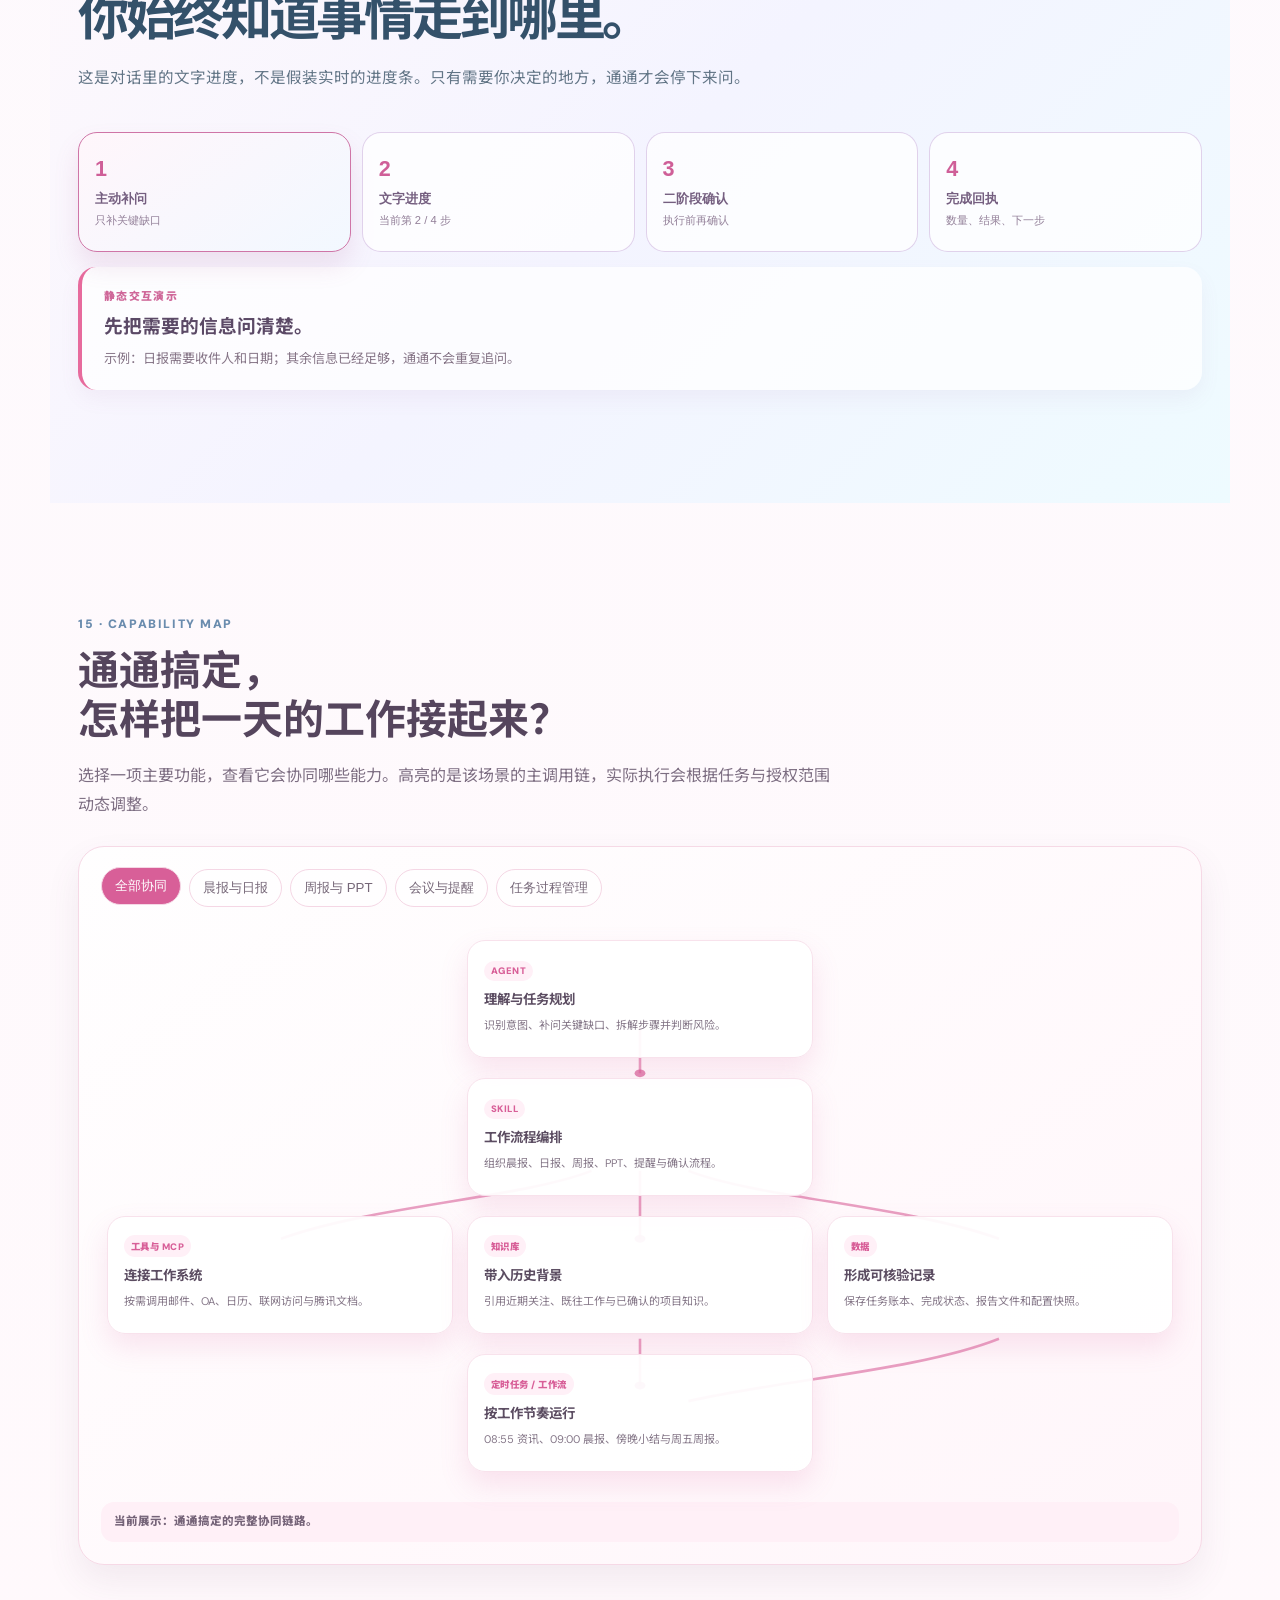
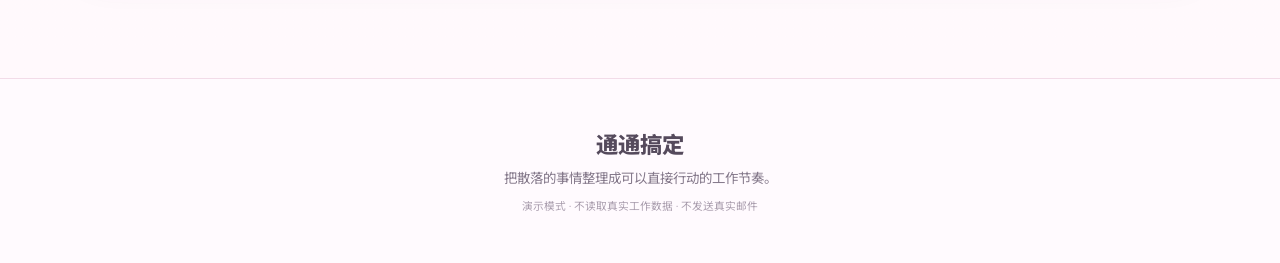
<file: tongtong-work.html>
<!doctype html>
<html lang="zh-CN">
<head>
  <meta charset="utf-8">
  <meta name="viewport" content="width=device-width, initial-scale=1">
  <meta name="theme-color" content="#f8fbff">
  <title>通通搞定｜通通搭子</title>
  <link rel="stylesheet" href="styles.css">
  <link rel="stylesheet" href="theme-enhancements.css">
</head>
<body class="page-detail page-work">
  <header class="topbar">
    <a class="brand" href="index.html"><span class="brand-mark">✦</span><span>通通搭子<small>会成长的数字搭子</small></span></a>
    <nav><a href="index.html">通通搭子</a><a href="tongtong-work.html" class="is-current">通通搞定</a><a href="baihua-tingfeng.html">百花听风</a><a href="time-weather.html">时光晴雨</a></nav>
    <div class="top-actions"><div class="theme-switcher" aria-label="通通主题"><button class="theme-label-button" id="openThemes" type="button">通通主题</button><button class="theme-swatch swatch-anjin" type="button" data-theme="anjin" aria-label="查看暗金主题"></button><button class="theme-swatch swatch-liuguang" type="button" data-theme="liuguang" aria-label="查看流光主题"></button><button class="theme-swatch swatch-feisu is-active" type="button" data-theme="feisu" aria-label="查看绯苏主题"></button></div><a class="primary compact" href="time-weather.html">查看成长 <span>→</span></a></div>
  </header>
  <main class="work-journey">
    <section class="work-hero">
      <div class="work-hero-copy"><p class="eyebrow">GET THINGS DONE</p><h1>事情很多，<em>但你不用什么都记着。</em></h1><p>邮件刚来一封，OA 又多了两个待办，下午有会议，周五还得交工时。工作最累的地方，有时候不是事情难，而是所有事情都在等你自己记住。</p><p class="work-hero-note">不用成为时间管理大师。<b>把节奏交给通通。</b></p><div class="work-hero-actions"><a class="primary" href="#morning">看看今天要搞定什么 <span>→</span></a><button class="work-link-button" type="button" data-work-scroll="morning">生成我的今日晨报 <span>↓</span></button></div></div>
      <div class="work-command-board" aria-label="今日工作概览"><div class="command-head"><span>今天 · 09:00</span><b><i></i> 已整理</b></div><h2>今天，先做这三件事。</h2><ol><li><span>01</span><div><b>完成实体消歧实验复测</b><small>15:00 前 · 高优先级</small></div></li><li><span>02</span><div><b>回复产品方案评审邮件</b><small>有 2 项修改需要确认</small></div></li><li><span>03</span><div><b>准备 16:00 项目周会</b><small>会议前确认材料</small></div></li></ol><div class="command-foot"><span>昨天遗留 1 件</span><b>风险 2 项</b></div></div>
    </section>

    <section class="work-section morning-stop" id="morning"><div class="work-section-heading"><p class="section-index">01 · GOOD MORNING</p><h2>每个工作日，<br>从一份真正有用的晨报开始。</h2><p>不是十几条系统通知，也不是把邮件标题复制给你。它只回答一个问题：<b>今天我到底该干什么？</b></p></div>
      <div class="morning-layout"><article class="morning-report"><header><span>☀ 早上好，今天是 9 月 14 日</span><b>小娅已经帮你整理好今天啦</b></header><div class="morning-priority"><p>🔥 今天优先 <b id="morningCount">3</b></p><button class="morning-task is-done" type="button"><i></i><span><b>完成实体消歧实验复测</b><small>下午汇报前需要确认结果 · 15:00 前</small></span></button><button class="morning-task" type="button"><i></i><span><b>回复产品方案评审邮件</b><small>昨天收到新修改意见 · 待回复</small></span></button><button class="morning-task" type="button"><i></i><span><b>准备 16:00 项目周会</b><small>日历中已有会议安排 · 会议前完成</small></span></button></div><div class="morning-lanes"><button type="button" data-work-message="知识图谱评估报告的最后一部分，会继续留在今天的工作面板。">🌱 昨天留下来的 <span>继续推进 →</span></button><button type="button" data-work-message="2 封邮件值得先看，其中 1 封包含明确待办。">📮 有 2 封邮件值得先看 <span>查看摘要 →</span></button><button type="button" data-work-message="周五工时结算已被放进今天的提醒里。">⏰ 今天别忘了 <span>周五 · 工时结算</span></button></div></article><aside class="morning-why"><span>晨报不是告诉你<br>“发生了什么”。</span><strong>是帮你决定<br>“现在做什么”。</strong><p>你打开一天的第一眼，先看见节奏，而不是更多信息。</p></aside></div>
    </section>

    <section class="work-section merge-stop"><div class="work-section-heading"><p class="section-index">02 · ONE WORKFLOW</p><h2>邮件、OA、日历、待办，<br>本来就应该说同一种语言。</h2><p>一个任务可能来自邮件，截止时间写在 OA，会议安排放在日历。通通替你把它们捡回来。</p></div><div class="source-flow"><article><span>📮</span><b>邮件</b><p>“请于周三前补充方案。”</p><small>提取：补充方案<br>截止：周三</small></article><i>→</i><article><span>🏢</span><b>OA</b><p>“您有新的流程待处理。”</p><small>识别：审批待办<br>状态：待处理</small></article><i>→</i><article><span>📅</span><b>日历</b><p>“16:00 产品评审会”</p><small>准备评审材料<br>会议前完成</small></article><i>→</i><article><span>✅</span><b>待办</b><p>“重新跑一版数据。”</p><small>整理：实验复测<br>进行中</small></article><i>→</i><div class="work-panel-core"><span>今日工作面板</span><b>该做什么 · 何时做 · 哪里有风险</b></div></div><p class="work-quote">你不用每天在四五个系统之间巡逻。<b>通通替你把事情聚到一起。</b></p></section>

    <section class="work-section priority-stop"><div class="work-section-heading"><p class="section-index">03 · SMART PRIORITY</p><h2>今天有 12 件事。<br>真正需要现在处理的，可能只有 3 件。</h2><p>不是让 AI 替你决定工作，而是让真正重要的事情别被埋在列表下面。</p></div><div class="priority-stack"><article class="priority-now"><span>🔴 现在处理</span><h3>产品评审材料</h3><p>距会议还有 2 小时。建议优先完成。</p><button type="button" data-work-message="已在演示面板中把“产品评审材料”置为当前优先。">放到最前面</button></article><article class="priority-today"><span>🟡 今天推进</span><h3>OpenEA 测试结果整理</h3><p>今天没有硬截止。上午完成核心结果即可。</p><button type="button" data-work-message="已在演示面板中保留为今日推进。">保持今天推进</button></article><article class="priority-later"><span>🔵 可以稍后</span><h3>周报视觉调整</h3><p>当前无风险。可安排在主要事项完成之后。</p><button type="button" data-work-message="已在演示面板中安排到主要事项之后。">稍后再做</button></article></div></section>

    <section class="work-section risk-stop"><div class="risk-copy"><p class="section-index">04 · DON'T MISS IT</p><h2>“等等……<br>这个是不是今天截止？”</h2><p>DDL 不应该靠突然想起来。通通只在真正需要你注意的时候出现，不把你淹没在一串“叮”里。</p></div><div class="risk-radar" id="riskRadar"><div class="radar-head"><span>风险雷达</span><b>需要注意 4 项</b></div><button type="button" class="risk-item urgent"><time>15:00</time><span><b>方案反馈即将截止</b><small>距离截止还有 2 小时</small></span><em>立即处理</em></button><button type="button" class="risk-item"><time>16:00</time><span><b>项目周会</b><small>材料尚未标记完成</small></span><em>准备会议</em></button><button type="button" class="risk-item"><time>已等待 1 天</time><span><b>客户需求确认邮件</b><small>可能需要回复</small></span><em>查看摘要</em></button><button type="button" class="risk-item routine"><time>每周五</time><span><b>工时结算</b><small>今天需要处理</small></span><em>标记完成</em></button><p id="riskFeedback" aria-live="polite">提醒不是越多越好，而是在你需要时出现。</p></div></section>

    <section class="work-section mail-stop"><div class="work-section-heading"><p class="section-index">05 · MAIL DIGEST</p><h2>邮件很长，<br>重点应该很短。</h2><p>邮件是信息。通通负责把它变成行动。</p></div><div class="mail-compare"><article class="mail-original"><span>原邮件</span><h3>关于本周产品方案评审</h3><p>请各位结合前期反馈进一步完善方案内容，特别是第二部分需要补充测试结果。相关修改意见已在附件中标注，请于今日 15:00 前确认……</p><small>其余正文逐渐淡下去</small></article><div class="mail-arrow">→</div><article class="mail-summary"><span>通通整理</span><h3>产品方案需要补充修改</h3><dl><div><dt>负责人</dt><dd>你</dd></div><div><dt>截止</dt><dd>今天 15:00</dd></div><div><dt>重点</dt><dd>第二部分增加测试结果</dd></div></dl><button type="button" id="addMailTask">加入今日任务</button></article></div></section>

    <section class="work-section routine-stop"><div class="work-section-heading"><p class="section-index">06 · ROUTINE</p><h2>有些事情不难。<br>只是特别容易忘。</h2><p>真正好的提醒，是让你最后忘掉“我要记得提醒自己”。</p></div><div class="routine-rail"><article><span>MON</span><b>周一</b><p>🕘 挂起工时任务</p></article><i>↓</i><article><span>TUE</span><b>周二</b><p>⚙️ 挂起流水线任务</p></article><i>↓</i><article><span>WED</span><b>周三</b><p>🍎 领取水果任务</p></article><i>↓</i><article class="routine-today"><span>FRI</span><b>周五</b><p>📊 结算工时任务</p></article></div></section>

    <section class="work-section evening-stop"><div class="evening-copy"><p class="section-index">07 · GOOD EVENING</p><h2>今天先到这里。</h2><p>白天负责开始。晚上，也应该有人帮你收尾。完成了什么、哪些要留给明天、哪些值得被夸一次，都会被安静收好。</p></div><article class="evening-report"><header><span>🌙 今天辛苦啦。</span><b>已确认完成 <strong>6</strong> 件事</b></header><ul><li>✅ 产品评审材料已提交</li><li>✅ 实体消歧实验完成复测</li><li>✅ 项目周会完成</li><li>✅ 客户需求完成确认</li></ul><div><span>还有 2 件事，没关系，我们带去明天：</span><b>→ 补充实验说明　→ 整理周报素材</b></div><footer>🐾 小娅：“今天收得很漂亮！剩下的明天再说～”</footer></article></section>

    <section class="work-section summary-stop"><div class="work-section-heading"><p class="section-index">08 · DAILY SUMMARY</p><h2>你负责做事。<br>通通负责把事情说清楚。</h2><p>不编没有发生过的事情，只把真正做过的事，整理得更清楚。</p></div><div class="summary-layout"><div class="raw-record"><span>原始工作记录</span><p>完成实验 · 开周会 · 改方案 · 回邮件 · 整理结果</p></div><div class="summary-arrow">↓</div><article class="daily-summary-card" id="dailySummary"><span>今日工作总结</span><ol><li><b>完成实体消歧实验复测</b><p>重新完成 OpenEA 数据集验证，并整理核心指标。</p></li><li><b>推进产品方案评审</b><p>结合最新反馈完成关键内容调整，并提交新版本。</p></li><li><b>完成项目协同</b><p>参加项目周会，确认下一阶段任务安排与时间节点。</p></li></ol><div class="send-controls"><button type="button" id="previewDaily">预览今日日报</button><button class="primary" type="button" id="sendDaily" disabled>确认发送</button></div><p id="dailyFeedback" aria-live="polite">先预览，再决定是否发送。</p></article></div></section>

    <section class="work-section weekly-stop"><div class="work-section-heading"><p class="section-index">09 · WEEKLY REPORT</p><h2>这周做了什么？<br>不必再从记忆里打捞。</h2><p>从“我这周做了什么”，到“我该怎么汇报”，一起搞定。</p></div><div class="weekly-layout"><article class="weekly-html"><span>🌐 周报 HTML</span><h3 id="weeklyTitle">本周总览 · 关键词词云</h3><p>适合阅读、转发和快速浏览。把完成率、成果、挑战和下一步放在一起。</p><div class="weekly-metrics"><b>86%<small>完成率</small></b><b>12<small>确认事项</small></b><b>3<small>重点成果</small></b></div></article><article class="weekly-ppt"><header><span>📊 六页汇报 PPT</span><b>通通周报</b></header><div class="ppt-slide-preview"><img id="pptSlideImage" src="assets/work/ppt-weekly/通通本地词云周报测试_01.png" alt="通通周报第 1 页：本周总览与关键词词云"><strong id="pptSlideLabel">01</strong><p id="pptSlideCopy">本周总览 + 关键词词云</p></div><div class="ppt-page-buttons" id="pptPageButtons"><button class="is-active" type="button">01</button><button type="button">02</button><button type="button">03</button><button type="button">04</button><button type="button">05</button><button type="button">06</button></div></article></div></section>

    <section class="work-section style-stop"><div class="style-copy"><p class="section-index">10 · YOUR STYLE</p><h2>工作是一样的，<br>表达可以不一样。</h2><p>随着通通能量等级提升，同一份晨报、晚报和周报，也可以越来越像你的东西。</p></div><div class="style-switcher" id="workStyleSwitcher"><button type="button" class="is-active" data-work-style="初樱"><i class="style-sakura"></i><b>初樱</b><small>干净、柔和、轻盈</small></button><button type="button" data-work-style="流光"><i class="style-aurora"></i><b>流光</b><small>清透、蓝绿、未来感</small></button><button type="button" data-work-style="沉金"><i class="style-gold"></i><b>沉金</b><small>稳重、黑金、适合正式汇报</small></button><p id="styleFeedback" aria-live="polite">当前为「初樱」演示主题。</p></div></section>

    <section class="work-section automation-stop"><div class="work-section-heading"><p class="section-index">11 · AUTOMATION</p><h2>好的工作流，<br>不应该每天重新启动一次。</h2><p>配置完成以后，通通会按你的工作节奏运行。三个模块不是三个工具，是同一个通通在陪你过完整的一天。</p></div><div class="automation-timeline"><article><time>08:55</time><span>🌬 百花听风整理晨间资讯</span></article><i>↓</i><article class="automation-main"><time>09:00</time><span>☀️ 今日晨报</span></article><i>↓</i><article><time>工作时间</time><span>📮 邮件　🏢 OA　📅 日历　✅ 待办　⏰ 风险提醒</span></article><i>↓</i><article><time>傍晚</time><span>🌙 当日小结</span></article><i>↓</i><article><time>周五</time><span>📊 周报 HTML + PPT</span></article></div><p class="module-loop">百花听风提供最近关注和晨间资讯　→　<b>通通搞定组织今天节奏</b>　→　时光晴雨记录今天成长</p></section>

    <section class="work-section setup-stop"><div class="setup-chat"><p class="section-index">12 · GET STARTED</p><h2>来吧，先把明天早上交给通通。</h2><div class="chat-line xiaoya">小娅：早上好～以后晨报想几点收到？</div><div class="chat-options"><button type="button" data-setup-time="09:00">9 点</button><button type="button" data-setup-time="09:30">9 点半</button></div><div class="chat-line you" id="setupUserLine">你：9 点。</div><div class="chat-line xiaoya">小娅：好！那晚间小结呢？</div><div class="chat-options"><button type="button" data-setup-evening="18:00">18 点左右</button><button type="button" data-setup-evening="18:30">18 点半</button></div><div class="setup-ready" id="setupReady"><b>✓ 通通搞定已准备完成</b><span>晨报　09:00</span><span>晚报　18:00</span><span>周报　每周五</span></div><button class="primary" type="button" id="testMorning">发送一封测试晨报 <span>→</span></button><p id="setupFeedback" aria-live="polite">第一次陪你配置，以后尽量不让你配置。</p></div></section>

    <section class="work-section prompts-stop"><div class="prompts-copy"><p class="section-index">13 · JUST SAY IT</p><h2>不用学习新的操作语言。<br>像平时说话一样就好。</h2></div><div class="prompt-bubbles" id="promptBubbles"><button type="button">今天有什么重要的事？</button><button type="button">预览今日日报。</button><button type="button">这个任务明天提醒我。</button><button type="button">帮我看看还有没有没处理的邮件。</button><button type="button">生成今日小结。</button><button type="button">生成本周周报。</button><button type="button">下午有什么会议？</button><button type="button">刚刚那封邮件需要我做什么？</button></div><p id="promptFeedback" aria-live="polite">通通会把你的问题放回今天正在发生的工作里理解。</p></section>

    <section class="work-closing"><div class="closing-flow"><span>信息来了</span><i>↓</i><span>通通看见</span><i>↓</i><span>整理重点</span><i>↓</i><span>形成任务</span><i>↓</i><span>判断节奏</span><i>↓</i><span>完成工作</span><i>↓</i><span>自动沉淀</span></div><p class="eyebrow">GET THINGS DONE</p><h2>工作已经够复杂了。<br>工具就简单一点吧。</h2><p>早上，告诉你今天做什么。工作中，别让重要的事情漏掉。晚上，替你收好今天。剩下的时间，留给真正需要你思考的事情。</p><strong>通通搞定<br><small>事情交给通通，节奏留给自己。</small></strong><div><a class="primary" href="#morning">看看今天要搞定什么 <span>↑</span></a><button class="work-link-button" type="button" data-work-scroll="morning">生成我的晨报</button></div><small>通通搭子，懂联通，更懂你。</small></section>
    <section class="work-section process-stop" id="visible-process"><div class="work-section-heading"><p class="section-index">14 · PROCESS YOU CAN FOLLOW</p><h2>每一步都说清楚，<br>你始终知道事情走到哪里。</h2><p>这是对话里的文字进度，不是假装实时的进度条。只有需要你决定的地方，通通才会停下来问。</p></div><div class="process-steps" aria-label="任务过程演示"><button type="button" class="is-active" data-process-step="ask"><b>1</b><span>主动补问</span><small>只补关键缺口</small></button><i>→</i><button type="button" data-process-step="progress"><b>2</b><span>文字进度</span><small>当前第 2 / 4 步</small></button><i>→</i><button type="button" data-process-step="confirm"><b>3</b><span>二阶段确认</span><small>执行前再确认</small></button><i>→</i><button type="button" data-process-step="result"><b>4</b><span>完成回执</span><small>数量、结果、下一步</small></button></div><article class="process-feedback-card"><p>静态交互演示</p><h3 id="processFeedbackTitle">先把需要的信息问清楚。</h3><span id="processFeedback" aria-live="polite">示例：日报需要收件人和日期；其余信息已经足够，通通不会重复追问。</span></article></section>
    <section class="work-section capability-section capability-work" id="work-capability-map"><div class="capability-section-head"><p class="section-index">15 · CAPABILITY MAP</p><h2>通通搞定，<br>怎样把一天的工作接起来？</h2><p>选择一项主要功能，查看它会协同哪些能力。高亮的是该场景的主调用链，实际执行会根据任务与授权范围动态调整。</p></div><div class="capability-map" data-capability-map><div class="capability-topics" aria-label="选择通通搞定功能"><button class="is-active" type="button" data-capability-targets="all">全部协同</button><button type="button" data-capability-targets="agent,skill,tool,knowledge,data,workflow">晨报与日报</button><button type="button" data-capability-targets="agent,skill,tool,knowledge,data">周报与 PPT</button><button type="button" data-capability-targets="agent,skill,tool,workflow">会议与提醒</button><button type="button" data-capability-targets="agent,skill,data">任务过程管理</button></div><div class="capability-flow"><article data-capability-node="agent"><span>AGENT</span><b>理解与任务规划</b><p>识别意图、补问关键缺口、拆解步骤并判断风险。</p></article><article data-capability-node="skill"><span>SKILL</span><b>工作流程编排</b><p>组织晨报、日报、周报、PPT、提醒与确认流程。</p></article><article data-capability-node="tool"><span>工具与 MCP</span><b>连接工作系统</b><p>按需调用邮件、OA、日历、联网访问与腾讯文档。</p></article><article data-capability-node="knowledge"><span>知识库</span><b>带入历史背景</b><p>引用近期关注、既往工作与已确认的项目知识。</p></article><article data-capability-node="data"><span>数据</span><b>形成可核验记录</b><p>保存任务账本、完成状态、报告文件和配置快照。</p></article><article data-capability-node="workflow"><span>定时任务 / 工作流</span><b>按工作节奏运行</b><p>08:55 资讯、09:00 晨报、傍晚小结与周五周报。</p></article></div><p class="capability-map-feedback" aria-live="polite">当前展示：通通搞定的完整协同链路。</p></div></section>
  </main>
  <footer><span>通通搞定</span><p>把散落的事情整理成可以直接行动的工作节奏。</p><small>演示模式 · 不读取真实工作数据 · 不发送真实邮件</small></footer>
  <dialog id="themeDialog"><div class="dialog-head"><div><p class="eyebrow">TONGTONG THEME</p><h2 id="themeDialogTitle">绯苏主题</h2></div><button id="closeThemes" aria-label="关闭主题画廊">×</button></div><div class="theme-gallery is-single"></div></dialog>
  <dialog id="morningEmailDialog" class="morning-email-dialog" aria-labelledby="morningEmailDialogTitle">
    <div class="morning-email-dialog-head"><div><p>TEST MORNING EMAIL</p><h2 id="morningEmailDialogTitle">测试晨报预览</h2></div><div><a href="morning-email-preview.html" target="_blank" rel="noopener">在新窗口打开 ↗</a><button type="button" id="closeMorningEmail" aria-label="关闭测试晨报预览">×</button></div></div>
    <iframe id="morningEmailFrame" title="填充后的通通每日晨报邮件预览" src="morning-email-preview.html"></iframe>
  </dialog>
  <script src="app.js"></script>
</body>
</html>
</file>
<file: styles.css>
@import url('https://fonts.googleapis.com/css2?family=DM+Sans:wght@400;500;600;700&family=Noto+Sans+SC:wght@400;500;600;700;800&display=swap');
:root{--ink:#41394e;--muted:#81778b;--pink:#ea669d;--pink2:#f7a7c9;--blue:#65cce9;--lav:#b69bee;--paper:#fffdfd;--line:#efd4e2;--soft:#fff5fa;--shadow:0 20px 55px rgba(197,113,155,.14)}*{box-sizing:border-box}html{scroll-behavior:smooth}body{margin:0;color:var(--ink);font-family:"DM Sans","Noto Sans SC",sans-serif;background:#fffafd;overflow-x:hidden}.ambient{position:fixed;pointer-events:none;filter:blur(80px);opacity:.5;z-index:-1}.ambient-a{width:34rem;height:34rem;background:#ffd0e4;top:-14rem;left:-12rem}.ambient-b{width:40rem;height:40rem;background:#cceff7;right:-20rem;top:22rem}.topbar{height:82px;max-width:1280px;margin:auto;padding:0 32px;display:flex;align-items:center;justify-content:space-between;background:rgba(255,253,253,.68);backdrop-filter:blur(18px);position:sticky;top:0;z-index:5;border-bottom:1px solid rgba(235,202,221,.55)}.brand{display:flex;gap:11px;align-items:center;text-decoration:none;color:var(--ink);font-weight:800;font-size:1.2rem}.brand small{display:block;font-size:.67rem;font-weight:500;color:var(--muted);margin-top:2px}.brand-mark{display:grid;place-items:center;width:34px;height:34px;background:linear-gradient(135deg,#e65191,#8bd9ea);color:#fff;border-radius:11px;box-shadow:0 7px 18px #ec9abe}nav{display:flex;gap:30px}nav a,.soft-link{color:#756b7e;text-decoration:none;font-size:.92rem;font-weight:600}.top-actions{display:flex;align-items:center;gap:12px}.theme-button{border:1px solid var(--line);background:#fff9fc;border-radius:999px;color:#6e6178;padding:10px 14px;cursor:pointer;font:inherit;font-weight:700}.primary{display:inline-flex;align-items:center;gap:20px;padding:14px 19px;border-radius:14px;text-decoration:none;color:#fff;background:linear-gradient(100deg,#ef78a9,#a98bea 57%,#62cdea);box-shadow:0 10px 24px #e2a4c7;font-weight:800}.primary span{font-size:1.15rem}.primary.compact{padding:10px 14px;border-radius:12px;font-size:.86rem;gap:10px}.section-wrap{max-width:1180px;margin:0 auto;padding:96px 28px}.hero{min-height:680px;display:grid;grid-template-columns:1.05fr .95fr;align-items:center;gap:42px}.eyebrow{font-size:.74rem;letter-spacing:.16em;font-weight:800;color:#cf5c90;margin:0 0 14px}.hero h1,.section-heading h2,.knowledge h2,.achievement h2{font-size:clamp(2.35rem,4vw,4.45rem);line-height:1.14;margin:0;letter-spacing:-.055em}.hero h1 em{font-style:normal;background:linear-gradient(90deg,#eb639e,#a88fe9,#61c9e7);-webkit-background-clip:text;color:transparent}.hero-text{font-size:1.05rem;line-height:1.9;max-width:37rem;color:#71677b;margin:24px 0}.hero-actions{display:flex;align-items:center;gap:24px}.hero-stats{display:flex;gap:22px;margin-top:40px}.hero-stats span{font-size:.78rem;color:#897f90;border-left:2px solid #f0b5ce;padding-left:10px}.hero-stats b{display:block;color:#4b4255;font-size:1rem}.hero-scene{height:530px;position:relative;border-radius:42px;background:linear-gradient(145deg,#f8d8e7 0%,#e5d9f9 48%,#c9eef5);overflow:hidden;box-shadow:var(--shadow)}.hero-scene:after{content:"";position:absolute;inset:0;background:radial-gradient(circle at 80% 20%,rgba(255,255,255,.7),transparent 30%),url('../skills/tongtong-daily-companion/assets/email/tongtong-report-top.png') center/cover;opacity:.28}.hero-pet{position:absolute;width:min(64%,345px);bottom:35px;left:50%;transform:translateX(-50%);z-index:1;filter:drop-shadow(0 20px 20px #bd83a5)}.orb,.hero-card{position:absolute;z-index:2;background:rgba(255,255,255,.85);backdrop-filter:blur(10px);border:1px solid #fff;border-radius:18px;box-shadow:0 12px 30px rgba(110,78,116,.14)}.orb{padding:10px 13px;display:grid;grid-template-columns:26px auto;column-gap:7px;font-size:.71rem}.orb i{grid-row:span 2;display:grid;place-items:center;font-style:normal;width:26px;height:26px;border-radius:9px;color:#fff;background:linear-gradient(135deg,#f275ad,#7fd5e9)}.orb b{font-size:.74rem}.orb small{color:#8c8294}.orb-top{right:20px;top:35px}.orb-left{left:18px;top:180px}.orb-right{right:13px;bottom:145px}.hero-card{left:24px;right:24px;bottom:22px;padding:14px 18px}.hero-card p,.hero-card small{margin:0;font-size:.72rem;color:#887d90}.hero-card strong{display:block;margin:5px 0 9px;font-size:.93rem}.mini-progress,.pink-bar{height:8px;border-radius:999px;background:#f4e1eb;overflow:hidden}.mini-progress span{display:block;height:100%;width:72%;background:linear-gradient(90deg,#eb6ba2,#8fcff0);border-radius:inherit}.feature-strip{max-width:1124px;margin:-24px auto 0;display:grid;grid-template-columns:repeat(4,1fr);background:rgba(255,255,255,.84);border:1px solid var(--line);border-radius:21px;box-shadow:var(--shadow);position:relative}.feature-strip div{padding:22px 28px;border-right:1px solid #f3e5ed}.feature-strip div:last-child{border:0}.feature-strip span{font-size:1.3rem;margin-right:8px}.feature-strip b{font-size:.94rem}.feature-strip small{display:block;color:#918698;padding-left:29px;margin-top:4px;font-size:.72rem}.section-heading{max-width:680px;margin-bottom:36px}.section-heading h2{font-size:clamp(2rem,3vw,3.15rem)}.section-heading>p:last-child{line-height:1.8;color:var(--muted)}.workflow{padding-top:120px}.workflow-grid{display:grid;grid-template-columns:repeat(3,1fr);gap:18px}.timeline-card{padding:27px;border:1px solid var(--line);background:rgba(255,255,255,.77);border-radius:23px;min-height:230px}.timeline-card.featured{background:linear-gradient(145deg,#fff0f7,#f9f4ff,#eefbfe);border-color:#e9bcda;box-shadow:0 16px 35px rgba(217,95,148,.12)}.time{display:flex;align-items:center;gap:12px}.time b{font-size:1.45rem;color:#de5d97}.time span{font-size:.78rem;font-weight:800}.timeline-card p{line-height:1.75;color:#73697c;font-size:.9rem}.tag-row{display:flex;gap:7px;flex-wrap:wrap}.tag-row span,.garden-tags span{font-size:.7rem;padding:6px 9px;border-radius:999px;background:#f8e5ef;color:#be5486;font-weight:700}.task-list{display:grid;gap:8px;font-size:.78rem;color:#665c70}.task-list i{display:inline-block;width:8px;height:8px;border-radius:50%;background:#e7659d;margin-right:7px}.weekday-row{margin-top:18px;display:flex;gap:8px;flex-wrap:wrap}.weekday-row span{padding:10px 13px;background:#fff8fb;border:1px solid #f3d9e6;border-radius:12px;font-size:.76rem;color:#8b7b91}.weekday-row b{color:#5c5264;margin-left:5px}.reports{padding-top:42px}.report-layout{display:grid;grid-template-columns:1.15fr .85fr;gap:25px}.ppt-stage{min-height:535px;background:#fff;position:relative;overflow:hidden;border-radius:25px;box-shadow:0 26px 55px rgba(188,83,108,.19);border:1px solid #f3d9e6}.ppt-ribbon{height:48px;display:flex;justify-content:space-between;align-items:center;padding:0 25px;color:#e92e58;border-bottom:3px solid #f14b67;font-weight:800;font-size:1.2rem}.ppt-ribbon span{font-size:.74rem}.ppt-stage>img{position:absolute;width:46%;left:1%;bottom:35px;filter:drop-shadow(0 16px 17px #f08b8e)}.ppt-title{position:absolute;left:53%;top:93px;color:#e32d4f}.ppt-title b{display:block;font-size:.78rem;letter-spacing:.13em}.ppt-title strong{display:block;font-size:2.4rem;margin-top:4px}.ppt-title p{font-size:.78rem;color:#85747a}.word-cloud{position:absolute;right:23px;top:195px;width:43%;height:220px;background:#fff9f5;border-radius:20px;padding:16px;overflow:hidden}.word-cloud>*{position:absolute;font-style:normal}.word-cloud b{font-size:2.35rem;color:#5c8620;top:79px;left:14px}.word-cloud em{font-size:1.2rem;color:#864f36;top:37px;left:25px}.word-cloud span{font-size:1.18rem;color:#9d47a2;bottom:44px;left:16px}.word-cloud i{font-size:1rem;color:#5a8581;right:19px;top:98px}.word-cloud small{font-size:.76rem;color:#b17924;bottom:22px;right:15px}.ppt-pages{position:absolute;bottom:13px;right:20px;display:flex;gap:5px}.ppt-pages button{width:27px;height:27px;border-radius:8px;border:0;background:#f7e5eb;color:#ba6a80;font-size:.67rem}.ppt-pages .active{background:#ed3d5c;color:#fff}.report-insights{padding:25px;border-radius:25px;background:linear-gradient(145deg,#4c4057,#25293d);color:#fff;box-shadow:var(--shadow)}.insight-head{display:flex;justify-content:space-between;font-size:.8rem;color:#d6c8da}.insight-head b{color:#ffb8d5}.chart-card{background:rgba(255,255,255,.09);border:1px solid rgba(255,255,255,.16);border-radius:19px;margin:23px 0 14px;padding:17px}.chart-title{display:flex;justify-content:space-between;font-size:.83rem}.chart-title b{font-size:1.35rem;color:#ffa7ca}.chart-card svg{width:100%;margin-top:8px}.axis{display:flex;justify-content:space-between;color:#b6aabd;font-size:.65rem}.metric-grid{display:grid;grid-template-columns:repeat(2,1fr);gap:8px}.metric-grid div{padding:14px;background:rgba(255,255,255,.08);border-radius:14px}.metric-grid b{font-size:1.3rem;color:#fff0c3;display:block}.metric-grid span{font-size:.68rem;color:#c8bbd0}.outline{width:100%;margin-top:16px;padding:12px;border:1px solid rgba(255,255,255,.4);border-radius:12px;color:#fff;background:transparent;font:inherit;font-size:.78rem;font-weight:800}.outline span{float:right}.knowledge{display:grid;grid-template-columns:1fr .8fr;align-items:center;gap:50px}.knowledge h2,.achievement h2{font-size:clamp(2rem,3vw,3.35rem)}.knowledge-copy>p:not(.eyebrow),.achievement p{line-height:1.9;color:var(--muted)}.flow-pills{display:flex;gap:7px;align-items:center;flex-wrap:wrap;margin-top:22px}.flow-pills span{background:#fff;border:1px solid var(--line);padding:8px 11px;border-radius:10px;font-size:.74rem;font-weight:700}.flow-pills i{color:#df6c9f;font-style:normal}.knowledge-board{height:340px;border-radius:28px;background:linear-gradient(145deg,#f7dce9,#e9e1ff,#d6f2f5);position:relative;overflow:hidden}.board-glow{position:absolute;width:170px;height:170px;border-radius:50%;background:rgba(255,255,255,.75);left:calc(50% - 85px);top:85px;box-shadow:0 0 60px #fff}.memory-node,.search-core{position:absolute;border-radius:16px;background:rgba(255,255,255,.82);box-shadow:0 10px 23px rgba(129,94,134,.14);padding:10px 13px;font-size:.75rem;font-weight:800;z-index:1}.memory-node small,.search-core small{display:block;font-size:.62rem;color:#9a8da0;margin-top:3px;font-weight:500}.n1{top:38px;left:35px}.n2{top:51px;right:28px}.n3{bottom:47px;left:43px}.n4{bottom:38px;right:33px}.search-core{left:calc(50% - 52px);top:128px;width:104px;height:82px;text-align:center;font-size:1.8rem;padding-top:12px;color:#d85f99}.growth{padding-top:38px}.growth-grid{display:grid;grid-template-columns:1.1fr .85fr .85fr;gap:18px}.energy-panel,.garden-panel,.intimacy-panel{border-radius:25px;padding:23px;background:#fff;border:1px solid var(--line);box-shadow:0 14px 35px rgba(183,98,141,.09)}.energy-panel{background:linear-gradient(145deg,#fff0f7,#f9f2ff,#eefaff)}.panel-top{display:flex;justify-content:space-between}.panel-top span{font-size:.8rem;font-weight:800;color:#c55286}.panel-top h3{margin:7px 0 0;font-size:1.55rem}.panel-top h3 em{font-size:.78rem;font-style:normal;color:#8d8194}.panel-top>b{font-size:1.5rem;color:#dc5c98}.panel-top>b small{display:block;font-size:.66rem;color:#8c8192;text-align:right}.energy-ring{width:148px;height:148px;margin:15px auto 6px;border-radius:50%;display:grid;place-items:center;background:conic-gradient(#e8609b 0 62%,#a68eec 62% 86%,#dceff5 86%);position:relative}.energy-ring:before{content:"";position:absolute;inset:10px;border-radius:50%;background:#fff8fb}.energy-ring div{z-index:1;text-align:center}.energy-ring b{display:block;font-size:1.8rem}.energy-ring span{font-size:.72rem;color:#8f8394}.hint{font-size:.76rem;text-align:center;color:#7e7285}.energy-chart{height:62px;margin:18px 0 8px;background:linear-gradient(transparent 49%,rgba(227,168,202,.32) 50%,transparent 51%);position:relative}.energy-chart svg{width:100%;height:100%}.legend{display:flex;justify-content:space-between;font-size:.67rem;color:#827487}.legend i{display:inline-block;width:8px;height:8px;background:#e6619d;border-radius:50%;margin-right:4px}.legend b{color:#c45a8a}.garden-panel{background:linear-gradient(145deg,#effff9,#f5fbff);position:relative;overflow:hidden;min-height:335px}.garden-panel h3{font-size:1.3rem;margin:10px 0}.garden-panel p:not(.eyebrow){font-size:.82rem;line-height:1.7;color:#6e7888;max-width:56%}.garden-panel>img{position:absolute;width:54%;right:-4%;top:62px;filter:drop-shadow(0 14px 13px #88d9c0)}.garden-panel footer{position:absolute;bottom:20px;left:23px;right:23px;border-top:1px solid #c8eee1;padding-top:12px;font-size:.7rem;color:#71899a}.garden-panel footer b{color:#347e69}.garden-panel footer span{float:right}.intimacy-panel{background:linear-gradient(145deg,#fff4fa,#fff);min-height:335px}.pet-wrap{height:132px;background:linear-gradient(135deg,#f6dcea,#e7f5fc);border-radius:18px;display:flex;align-items:center;justify-content:center;position:relative;overflow:hidden}.pet-wrap img{height:122px;filter:drop-shadow(0 9px 8px #e5a1bd)}.pet-wrap span{position:absolute;bottom:9px;right:11px;background:rgba(255,255,255,.85);font-size:.62rem;padding:5px 7px;border-radius:8px}.intimacy-panel h3{font-size:.95rem;margin:21px 0 6px}.intimacy-panel h3 b{float:right;font-size:1.25rem;color:#df6299}.intimacy-panel p{font-size:.72rem;color:#877989}.pink-bar span{display:block;width:86%;height:100%;background:linear-gradient(90deg,#e7619b,#b6a0ee,#6ed0e9)}.intimacy-panel footer{font-size:.65rem;color:#b45582;display:flex;justify-content:space-between;margin-top:8px}.achievement{display:flex;justify-content:space-between;align-items:center;gap:35px}.achievement>div:first-child{max-width:450px}.badges{display:flex;max-width:490px;justify-content:flex-end;gap:10px;flex-wrap:wrap}.badges span{padding:12px 15px;border-radius:999px;background:#fff;border:2px solid;box-shadow:0 8px 17px rgba(120,97,132,.1);font-size:.78rem;font-weight:800}.green{color:#358269;border-color:#64dab4}.blue{color:#317eae;border-color:#69c8ee}.purple{color:#8052a8;border-color:#bf83e1}.orange{color:#d16b35;border-color:#f7b56c}footer{padding:48px 20px;text-align:center;border-top:1px solid #f2dce8;background:#fffafe;color:#84788a}footer>span{font-size:1.4rem;font-weight:800;color:#554a5c}footer p{margin:7px 0;font-size:.84rem}footer small{font-size:.67rem;color:#aa9eae}dialog{width:min(1060px,94vw);border:0;border-radius:28px;padding:28px;background:#fffafd;color:var(--ink);box-shadow:0 30px 90px rgba(70,41,68,.32)}dialog::backdrop{background:rgba(50,31,54,.38);backdrop-filter:blur(5px)}.dialog-head{display:flex;justify-content:space-between;align-items:flex-start;margin-bottom:20px}.dialog-head h2{margin:0;font-size:2rem}.dialog-head button{border:0;background:#f5e5ed;border-radius:50%;width:34px;height:34px;font-size:1.5rem;color:#785f71;cursor:pointer}.theme-gallery{display:grid;grid-template-columns:repeat(3,1fr);gap:15px}.theme-card{border:1px solid var(--line);overflow:hidden;border-radius:19px;background:#fff}.theme-card>img{width:100%;height:100px;object-fit:cover;display:block}.theme-card>div{padding:15px}.theme-card b{font-size:1.2rem;display:block}.theme-card span{font-size:.7rem;color:#a16e8c;font-weight:800}.theme-card p{font-size:.75rem;line-height:1.65;color:#756b7c;margin:9px 0 0}.liuguang{background:#09102b;border-color:#464c91;color:#eef6ff}.liuguang span,.liuguang p{color:#a9b8e2}.anjin{background:#f5f3ee;border-color:#d5bd74}.anjin span{color:#9b792c}.anjin p{color:#776f62}@media(max-width:840px){.topbar{padding:0 17px;height:68px}.topbar nav{display:none}.theme-button{font-size:.72rem;padding:8px 10px}.primary.compact{font-size:0;padding:9px}.primary.compact span{font-size:1.1rem}.section-wrap{padding:68px 19px}.hero{grid-template-columns:1fr;padding-top:52px}.hero-scene{height:430px}.feature-strip{margin:0 17px;grid-template-columns:repeat(2,1fr)}.feature-strip div:nth-child(2){border-right:0}.feature-strip div:nth-child(-n+2){border-bottom:1px solid #f3e5ed}.workflow-grid,.report-layout,.growth-grid,.knowledge{grid-template-columns:1fr}.achievement{display:block}.badges{justify-content:flex-start;margin-top:25px}.theme-gallery{grid-template-columns:1fr}.ppt-stage{min-height:490px}.hero-stats{gap:10px}.hero-stats span{font-size:.65rem}.word-cloud{height:180px}.ppt-title{top:82px}.ppt-title strong{font-size:1.9rem}}@media(max-width:430px){.top-actions{gap:5px}.theme-button{font-size:0;padding:9px}.theme-button:first-letter{font-size:1rem}.hero h1{font-size:2.55rem}.hero-scene{margin:0 -5px}.orb-left{top:130px}.orb-right{bottom:120px}.ppt-stage>img{width:53%;left:-4%}.ppt-title{left:49%}.word-cloud{width:50%;right:8px}.word-cloud b{font-size:1.7rem}.feature-strip div{padding:17px}.growth-grid{gap:13px}}
</file>
<file: theme-enhancements.css>
/* A more immersive command-centre scene, inspired by the reference project's visual hierarchy. */
.topbar{max-width:none;padding-left:max(32px,calc((100vw - 1280px)/2 + 32px));padding-right:max(32px,calc((100vw - 1280px)/2 + 32px));background:rgba(255,253,253,.82)}
.hero{position:relative}.hero:before{content:"";position:absolute;width:620px;height:420px;right:-210px;top:95px;pointer-events:none;background:radial-gradient(ellipse,rgba(119,210,233,.14),transparent 68%);filter:blur(8px)}
.hero-scene{border:1px solid rgba(255,255,255,.94);background:linear-gradient(135deg,#f6d9e9 0%,#e9e1ff 44%,#c4edf6 100%);box-shadow:0 30px 70px rgba(173,103,147,.20),inset 0 1px rgba(255,255,255,.86)}
.hero-scene:before{content:"";position:absolute;inset:12px;border:1px solid rgba(255,255,255,.68);border-radius:32px;z-index:1;pointer-events:none}.hero-scene:after{opacity:.22;mix-blend-mode:soft-light}
.scene-sky{position:absolute;inset:0;background:radial-gradient(circle at 13% 15%,rgba(255,255,255,.74),transparent 18%),radial-gradient(circle at 76% 17%,rgba(255,255,255,.62),transparent 12%),linear-gradient(125deg,rgba(255,255,255,.1),rgba(253,216,235,.1));z-index:0}
.pet-aura{position:absolute;width:315px;height:315px;border-radius:50%;left:50%;top:50%;transform:translate(-50%,-49%);z-index:1;background:radial-gradient(circle,rgba(255,255,255,.73) 0 29%,rgba(255,255,255,.26) 42%,transparent 69%);border:1px solid rgba(255,255,255,.44);box-shadow:0 0 0 27px rgba(255,255,255,.08),0 0 80px rgba(255,205,227,.58)}
.hero-pet{width:285px;bottom:4px;z-index:2}.orbit-line{position:absolute;left:50%;top:50%;width:470px;height:215px;border:1px solid rgba(218,106,157,.34);border-radius:50%;transform:translate(-50%,-50%) rotate(-14deg);z-index:1}.orbit-line-two{width:380px;height:310px;border-color:rgba(91,197,224,.3);transform:translate(-50%,-50%) rotate(51deg)}
.scene-kicker{position:absolute;left:28px;top:27px;z-index:3;font-size:.64rem;font-weight:800;letter-spacing:.12em;color:#9d5c7c}.scene-kicker span{color:#53cdb6;text-shadow:0 0 10px #53cdb6;margin-right:5px}.signal{position:absolute;z-index:3;width:9px;height:9px;border-radius:50%;background:#fff;box-shadow:0 0 0 5px rgba(255,255,255,.24),0 0 16px rgba(227,97,153,.8)}.signal-a{left:135px;top:118px}.signal-b{right:112px;top:126px;background:#89e0ef;box-shadow:0 0 0 5px rgba(137,224,239,.22),0 0 16px rgba(79,193,220,.8)}.signal-c{right:96px;bottom:102px;background:#bda3f1;box-shadow:0 0 0 5px rgba(189,163,241,.2),0 0 16px rgba(151,113,224,.8)}
.orb,.hero-card{border-color:rgba(255,255,255,.92);background:rgba(255,255,255,.78);box-shadow:0 15px 36px rgba(111,75,119,.15)}.orb{transition:transform .25s ease,box-shadow .25s ease}.orb:hover{transform:translateY(-4px);box-shadow:0 20px 35px rgba(113,72,115,.22)}.hero-card{padding:15px 18px 14px}.card-status{display:flex;justify-content:space-between;align-items:center;margin-bottom:8px;font-size:.67rem;color:#806f82}.card-status b{color:#39a88e;font-size:.79rem}.hero-card p{font-weight:700;color:#a96b88}.feature-strip{border-color:rgba(234,188,215,.76);background:rgba(255,255,255,.9);box-shadow:0 24px 55px rgba(184,103,145,.13)}
.timeline-card,.energy-panel,.garden-panel,.intimacy-panel{transition:transform .24s ease,box-shadow .24s ease}.timeline-card:hover,.energy-panel:hover,.garden-panel:hover,.intimacy-panel:hover{transform:translateY(-5px);box-shadow:0 22px 43px rgba(183,98,141,.15)}
.knowledge-board{background:radial-gradient(circle at 50% 45%,rgba(255,255,255,.88),transparent 24%),linear-gradient(135deg,#f8d9e9,#e3defc 53%,#c7f1f5);box-shadow:0 25px 55px rgba(171,108,151,.15);border:1px solid rgba(255,255,255,.8)}.knowledge-board:before,.knowledge-board:after{content:"";position:absolute;width:420px;height:180px;border:1px solid rgba(193,121,173,.34);border-radius:50%;left:50%;top:50%;transform:translate(-50%,-50%) rotate(17deg)}.knowledge-board:after{width:310px;height:260px;transform:translate(-50%,-50%) rotate(-35deg);border-color:rgba(81,191,216,.34)}.memory-node,.search-core{border:1px solid rgba(255,255,255,.86)}.search-core{box-shadow:0 12px 30px rgba(113,74,137,.22),0 0 0 8px rgba(255,255,255,.19)}
@media(max-width:840px){.topbar{padding-left:17px;padding-right:17px}.pet-aura{transform:translate(-50%,-50%) scale(.82)}.hero-pet{width:245px}.orbit-line{width:390px}.signal-a{left:95px}.signal-b{right:72px}.signal-c{right:54px}.scene-kicker{left:22px;top:22px}}

/* Full-bleed Feisu landing cover. */
.feisu-home{min-height:calc(100vh - 82px);position:relative;isolation:isolate;overflow:hidden;background:#eaf7ff url('assets/feisu-home/background.png') center 44%/cover no-repeat;border-bottom:1px solid rgba(237,166,202,.55)}
.feisu-home:before{content:"";position:absolute;inset:0;z-index:-1;background:linear-gradient(90deg,rgba(255,251,254,.90) 0%,rgba(255,248,252,.64) 37%,rgba(244,249,255,.13) 66%,rgba(236,248,255,.24) 100%)}
.feisu-home:after{content:"";position:absolute;left:0;right:0;bottom:0;height:220px;z-index:-1;background:linear-gradient(transparent,rgba(255,250,253,.7))}
.feisu-wash{position:absolute;inset:0;z-index:-1;pointer-events:none;background:radial-gradient(circle at 18% 44%,rgba(255,255,255,.66),transparent 31%),radial-gradient(circle at 76% 45%,rgba(255,215,236,.17),transparent 26%)}
.feisu-copy{position:absolute;left:max(6vw,calc((100vw - 1280px)/2));top:50%;width:min(47vw,650px);transform:translateY(-52%);z-index:2}.feisu-kicker{margin:0 0 20px;color:#df4f92;font-size:.82rem;font-weight:800;letter-spacing:.14em}.keyword-title{display:flex;flex-direction:column;align-items:flex-start;gap:2px}.keyword-title span{font-family:"Noto Serif SC","STKaiti","KaiTi",serif;font-weight:900;line-height:.98;letter-spacing:-.07em;font-size:clamp(3.6rem,6.3vw,6.9rem);background:linear-gradient(100deg,#e84275 0%,#ff6b95 42%,#dd62a2 68%,#5fcde6 100%);-webkit-background-clip:text;background-clip:text;color:transparent;filter:drop-shadow(0 8px 10px rgba(239,89,139,.17))}.keyword-title span:nth-child(2){margin-left:1.05em}.keyword-title span:nth-child(3){margin-left:.38em}.feisu-lead{max-width:520px;margin:27px 0 25px;color:#675c72;font-size:1rem;line-height:1.85;font-weight:500}.home-note{color:#7c7183;font-size:.78rem;font-weight:600}.feisu-copy .hero-actions{gap:22px}
.flower-orbit{position:absolute;right:max(2vw,calc((100vw - 1420px)/2));top:50%;width:min(52vw,730px);height:min(72vh,650px);transform:translateY(-49%);z-index:2}.flower-ring{position:absolute;left:52%;top:50%;border:1px solid rgba(234,111,168,.32);border-radius:50%;transform:translate(-50%,-50%) rotate(-15deg)}.ring-a{width:79%;height:62%}.ring-b{width:63%;height:79%;border-color:rgba(79,197,227,.31);transform:translate(-50%,-50%) rotate(43deg)}
.pet-core{position:absolute;left:52%;top:51%;width:315px;height:315px;transform:translate(-50%,-50%);border:1px solid rgba(255,255,255,.75);border-radius:50%;background:radial-gradient(circle,rgba(255,255,255,.82),rgba(255,239,248,.38) 55%,rgba(162,225,240,.18));box-shadow:0 0 0 24px rgba(255,255,255,.13),0 24px 65px rgba(163,102,151,.20);cursor:pointer;transition:.35s ease}.pet-core:hover{transform:translate(-50%,-50%) scale(1.035);box-shadow:0 0 0 30px rgba(255,255,255,.17),0 28px 75px rgba(194,96,151,.27)}.pet-core img{position:absolute;width:92%;height:92%;left:4%;top:-2%;object-fit:contain;filter:drop-shadow(0 18px 18px rgba(186,94,139,.22))}.pet-core span{position:absolute;left:50%;bottom:25px;transform:translateX(-50%);color:#fff;font-size:1.25rem;font-weight:900;text-shadow:0 1px 8px rgba(102,55,93,.44);white-space:nowrap}.pet-core small{display:block;margin-top:4px;font-size:.65rem;letter-spacing:.14em;font-weight:700}
.flower-node{position:absolute;width:116px;border:0;background:transparent;padding:0;cursor:pointer;color:#5f5368;font:inherit;transition:transform .28s ease;z-index:3}.flower-node:hover,.flower-node:focus-visible{transform:translateY(-8px) scale(1.06);outline:none}.flower-node img{width:82px;height:82px;display:block;margin:auto;object-fit:contain;filter:drop-shadow(0 8px 16px rgba(217,83,146,.24));animation:flowerBreathe 3.2s ease-in-out infinite}.flower-node span{display:block;margin-top:-7px;padding:7px 9px;border:1px solid rgba(255,255,255,.92);border-radius:12px;background:rgba(255,255,255,.78);box-shadow:0 9px 22px rgba(111,76,120,.12);font-size:.78rem;font-weight:800;backdrop-filter:blur(8px)}.flower-node small{display:block;margin-top:3px;color:#8a7d90;font-size:.58rem;font-weight:600}.node-work{left:7%;top:15%}.node-knowledge{right:1%;top:17%}.node-report{left:3%;bottom:14%}.node-growth{right:0;bottom:13%}.node-knowledge img{animation-delay:-.8s}.node-report img{animation-delay:-1.6s}.node-growth img{animation-delay:-2.4s}
.home-windchime{position:absolute;right:-19%;top:-17%;width:44%;opacity:.82;filter:drop-shadow(0 10px 22px rgba(213,83,145,.18));pointer-events:none}.orbit-hint{position:absolute;right:13%;bottom:0;color:#796e80;font-size:.7rem}.orbit-hint i{display:inline-block;width:7px;height:7px;border-radius:50%;margin-right:6px;background:#57cde8;box-shadow:0 0 0 5px rgba(87,205,232,.13),0 0 12px #57cde8}.scroll-cue{position:absolute;left:50%;bottom:19px;display:flex;flex-direction:column;align-items:center;gap:4px;transform:translateX(-50%);color:#8c7e91;text-decoration:none;font-size:.58rem;letter-spacing:.16em;font-weight:700}.scroll-cue i{font-style:normal;font-size:1.3rem;color:#dd669c;animation:scrollBounce 1.8s ease-in-out infinite}
@keyframes flowerBreathe{50%{transform:translateY(-5px) scale(1.04);filter:drop-shadow(0 11px 21px rgba(217,83,146,.32))}}@keyframes scrollBounce{50%{transform:translateY(5px)}}
@media(max-width:980px){.feisu-home{min-height:900px}.feisu-copy{top:35%;width:54vw}.flower-orbit{right:-8%;top:66%;width:62vw;height:520px}.keyword-title span{font-size:clamp(3rem,7vw,5rem)}.pet-core{width:250px;height:250px}.flower-node{width:100px}.flower-node img{width:68px;height:68px}.home-windchime{display:none}}
@media(max-width:680px){.feisu-home{min-height:970px;background-position:60% center}.feisu-home:before{background:linear-gradient(180deg,rgba(255,251,254,.91),rgba(255,248,252,.51) 55%,rgba(236,248,255,.45))}.feisu-copy{position:relative;left:auto;top:auto;width:auto;padding:74px 22px 0;transform:none;text-align:center}.keyword-title{align-items:center}.keyword-title span:nth-child(n){margin-left:0}.keyword-title span{font-size:3.35rem}.feisu-lead{font-size:.94rem}.feisu-copy .hero-actions{justify-content:center;flex-wrap:wrap}.flower-orbit{right:auto;left:50%;top:62%;width:620px;height:480px;transform:translate(-50%,0) scale(.76)}.scroll-cue{display:none}}

/* Living flower orbit: each node revolves while its flower spins independently. */
.flower-node{left:0;right:auto;top:0;bottom:auto;offset-path:ellipse(39% 32% at 52% 50%);offset-rotate:0deg;animation:flowerRevolve 24s linear infinite;will-change:offset-distance}
.flower-node img{animation:flowerSpin 8s linear infinite;will-change:transform}
.node-work{animation-delay:0s}.node-knowledge{animation-delay:-6s}.node-report{animation-delay:-12s}.node-growth{animation-delay:-18s}
.flower-node:nth-of-type(3) img{animation-duration:9.5s;animation-direction:reverse}.flower-node:nth-of-type(4) img{animation-duration:7.4s}.flower-node:nth-of-type(5) img{animation-duration:10.5s;animation-direction:reverse}
.flower-node:hover img,.flower-node:focus-visible img{filter:drop-shadow(0 10px 25px rgba(230,74,142,.48)) brightness(1.08)}
.orbit-petal{position:absolute;left:0;top:0;width:var(--petal-size,12px);height:var(--petal-size,12px);object-fit:contain;z-index:4;pointer-events:none;transform:translate(-50%,-50%);filter:drop-shadow(0 3px 5px rgba(204,85,139,.24));animation:petalDrift var(--petal-time,3.6s) cubic-bezier(.18,.65,.3,1) forwards;will-change:transform,opacity}
@keyframes flowerRevolve{to{offset-distance:100%}}@keyframes flowerSpin{to{transform:rotate(360deg)}}@keyframes petalDrift{0%{opacity:0;transform:translate(-50%,-50%) rotate(0) scale(.6)}12%{opacity:.88}100%{opacity:0;transform:translate(calc(-50% + var(--petal-x)),calc(-50% + var(--petal-y))) rotate(var(--petal-turn)) scale(.15)}}
@media(prefers-reduced-motion:reduce){.flower-node,.flower-node img,.orbit-petal,.scroll-cue i{animation:none!important}.node-work{offset-distance:0%}.node-knowledge{offset-distance:25%}.node-report{offset-distance:50%}.node-growth{offset-distance:75%}}

/* Orbit spacing and stronger Feisu labels. */
.flower-orbit{top:45.5%}
.flower-node{width:138px}
.flower-node span{margin-top:-5px;padding:11px 15px 12px;border:3px solid transparent;border-radius:23px;background:linear-gradient(rgba(255,253,255,.88),rgba(255,250,253,.82)) padding-box,linear-gradient(120deg,#e94f87 0%,#ff9fc3 33%,#e8e8ef 59%,#64cde8 100%) border-box;box-shadow:0 12px 28px rgba(138,82,124,.16),inset 0 1px rgba(255,255,255,.88);font-size:.86rem;line-height:1.25;backdrop-filter:blur(11px)}
.flower-node small{margin-top:5px;font-size:.67rem;color:#88798e;line-height:1.25}
.flower-node:hover span,.flower-node:focus-visible span{background:linear-gradient(rgba(255,249,253,.94),rgba(245,252,255,.91)) padding-box,linear-gradient(120deg,#df3e7b,#ff8eb8 34%,#f5f5f8 58%,#45c4e4) border-box;box-shadow:0 16px 35px rgba(215,76,139,.23),0 0 22px rgba(92,204,231,.17)}
.orbit-petal{width:var(--petal-size,26px);height:var(--petal-size,26px);filter:drop-shadow(0 5px 8px rgba(190,67,127,.34)) saturate(1.12)}
@keyframes petalDrift{0%{opacity:0;transform:translate(-50%,-50%) rotate(0) scale(.72)}10%{opacity:1}72%{opacity:.92}100%{opacity:0;transform:translate(calc(-50% + var(--petal-x)),calc(-50% + var(--petal-y))) rotate(var(--petal-turn)) scale(.32)}}
@media(max-width:980px){.flower-orbit{top:61.5%}}
@media(max-width:680px){.flower-orbit{top:59%}}

/* Three concise nodes, spaced evenly as a triangle. */
.flower-node{width:126px}
.flower-node span{margin-top:-3px;padding:12px 16px;border-radius:999px;font-size:.9rem;white-space:nowrap}
.node-work{animation-delay:0s}.node-knowledge{animation-delay:-8s}.node-growth{animation-delay:-16s}
.flower-node:nth-of-type(3) img{animation-duration:9.5s;animation-direction:reverse}.flower-node:nth-of-type(4) img{animation-duration:7.4s;animation-direction:normal}
@media(prefers-reduced-motion:reduce){.node-work{offset-distance:0%}.node-knowledge{offset-distance:33.333%}.node-growth{offset-distance:66.666%}}

/* New Tongtong Town hero artwork. */
.feisu-home{background-image:url('assets/feisu-home/tongtong-town.png');background-position:center 52%}
.feisu-home:before{background:linear-gradient(90deg,rgba(255,252,254,.92) 0%,rgba(255,250,253,.72) 37%,rgba(255,248,252,.16) 61%,rgba(244,251,255,.08) 100%)}
.feisu-wash{background:radial-gradient(circle at 18% 44%,rgba(255,255,255,.68),transparent 32%),radial-gradient(circle at 76% 43%,rgba(255,220,236,.12),transparent 26%)}
.tongtong-wordmark{display:block;width:min(45vw,650px);height:auto;margin:-12px 0 8px;filter:drop-shadow(0 14px 18px rgba(201,67,127,.20))}
.xiaoya-core{width:390px;height:590px;border:0;background:transparent;box-shadow:none;border-radius:0;overflow:visible}
.xiaoya-core:hover{transform:translate(-50%,-50%) scale(1.025);box-shadow:none}
.xiaoya-core img{width:100%;height:100%;left:0;top:0;object-fit:contain;filter:drop-shadow(0 22px 24px rgba(166,83,124,.26))}
.flower-ring{left:53%;top:49%}.ring-a{width:86%;height:66%}.ring-b{width:68%;height:84%}
.flower-node{offset-path:ellipse(43% 35% at 53% 49%)}
.home-windchime{opacity:.64}
@media(max-width:980px){.tongtong-wordmark{width:min(51vw,570px)}.xiaoya-core{width:320px;height:500px}.flower-node{offset-path:ellipse(41% 34% at 52% 49%)}}
@media(max-width:680px){.tongtong-wordmark{width:min(94vw,560px);margin:0 auto 8px}.xiaoya-core{width:310px;height:470px}.flower-node{offset-path:ellipse(37% 31% at 50% 48%)}}

/* Xiaoya stays above the orbit and gently glows. */
.xiaoya-core{z-index:8}
.xiaoya-core img{z-index:1;animation:xiaoyaFloat 4.4s ease-in-out infinite;filter:drop-shadow(0 0 10px rgba(255,255,255,.92)) drop-shadow(0 0 22px rgba(245,103,164,.52)) drop-shadow(0 0 38px rgba(89,205,235,.32)) drop-shadow(0 24px 25px rgba(147,73,113,.24));will-change:transform,filter}
.flower-node{z-index:4}.orbit-petal{z-index:5}.flower-ring{z-index:2}.home-windchime{z-index:3}
@keyframes xiaoyaFloat{0%,100%{transform:translateY(4px)}50%{transform:translateY(-9px)}}
@media(prefers-reduced-motion:reduce){.xiaoya-core img{animation:none!important}}

/* Translucent theme dock with compact visual swatches. */
.topbar{position:fixed;top:12px;left:50%;width:min(1320px,calc(100% - 28px));height:72px;margin:0;padding:0 18px 0 22px;transform:translateX(-50%);border:1px solid rgba(255,255,255,.82);border-radius:25px;background:linear-gradient(105deg,rgba(255,249,253,.75),rgba(241,247,255,.64));box-shadow:0 14px 38px rgba(105,78,118,.13),inset 0 1px rgba(255,255,255,.94);backdrop-filter:blur(18px) saturate(1.22);-webkit-backdrop-filter:blur(18px) saturate(1.22);z-index:30}
.top-actions{gap:13px}
.theme-switcher{display:flex;align-items:center;gap:9px;padding:6px 9px 6px 14px;border:1px solid rgba(255,255,255,.72);border-radius:999px;background:rgba(255,255,255,.36);box-shadow:inset 0 1px rgba(255,255,255,.8),0 8px 20px rgba(112,81,124,.08)}
.theme-label-button{padding:0 2px 0 0;border:0;background:transparent;color:#8a7b8f;font:700 .7rem/1 inherit;letter-spacing:.05em;cursor:pointer}
.theme-label-button:hover{color:#d94f8b}
.theme-swatch{position:relative;width:34px;height:34px;padding:0;border:3px solid rgba(255,255,255,.92);border-radius:50%;box-shadow:0 0 0 1px rgba(91,72,99,.34),0 4px 10px rgba(77,54,91,.15);cursor:pointer;transition:transform .2s ease,box-shadow .2s ease}
.theme-swatch:hover,.theme-swatch:focus-visible{transform:translateY(-2px) scale(1.08);outline:none;box-shadow:0 0 0 2px rgba(255,255,255,.95),0 0 0 4px rgba(225,103,158,.25),0 7px 14px rgba(77,54,91,.18)}
.theme-swatch.is-active{box-shadow:0 0 0 2px #fff,0 0 0 5px rgba(239,101,158,.65),0 7px 16px rgba(209,75,139,.22)}
.swatch-anjin{background:linear-gradient(135deg,#17130d 0 48%,#d8b64f 49% 100%)}
.swatch-liuguang{background:linear-gradient(135deg,#55e0cd 0 46%,#6c5ae3 48% 100%)}
.swatch-feisu{background:linear-gradient(135deg,#ff8fbd 0 47%,#63cce9 49% 100%)}
.topbar .primary.compact{padding:13px 21px;border-radius:999px;background:linear-gradient(105deg,#ee77ad 0%,#f096c2 38%,#5fcbe8 100%);box-shadow:0 10px 24px rgba(218,83,148,.24)}
.topbar .primary.compact:hover{box-shadow:0 13px 28px rgba(218,83,148,.31)}
@media(max-width:840px){.topbar{width:calc(100% - 20px);top:10px;height:66px;padding:0 12px 0 15px;border-radius:22px}.top-actions{gap:8px}.theme-switcher{gap:7px;padding:5px 7px 5px 10px}.theme-label-button{display:none}.theme-swatch{width:30px;height:30px}.topbar .primary.compact{padding:11px 15px}}
@media(max-width:560px){.brand small{display:none}.theme-swatch{width:27px;height:27px}.theme-switcher{gap:5px;padding:4px 6px}.topbar .primary.compact{width:42px;height:42px;padding:0;display:grid;place-items:center;font-size:0}.topbar .primary.compact span{font-size:1.2rem}}

/* Softer heroine glow, luminous wordmark, and slimmer glass flower labels. */
.xiaoya-core img{filter:drop-shadow(0 0 7px rgba(255,255,255,.58)) drop-shadow(0 0 15px rgba(245,103,164,.30)) drop-shadow(0 0 25px rgba(89,205,235,.18)) drop-shadow(0 22px 24px rgba(147,73,113,.22))}
.tongtong-wordmark{filter:drop-shadow(0 0 3px rgba(255,255,255,.72)) drop-shadow(0 0 6px rgba(255,126,180,.38)) drop-shadow(0 8px 10px rgba(201,67,127,.16));animation:wordmarkGlow 3.8s ease-in-out infinite}
.flower-node span{position:relative;margin-top:-5px;padding:7px 16px 8px;border:0;border-radius:18px;background:rgba(255,255,255,.20)!important;box-shadow:0 7px 17px rgba(138,82,124,.08),inset 0 1px rgba(255,255,255,.34);backdrop-filter:blur(4px);-webkit-backdrop-filter:blur(4px)}
.flower-node span:before{content:"";position:absolute;inset:0;padding:3px;border-radius:inherit;background:linear-gradient(120deg,rgba(233,79,135,.90) 0%,rgba(255,159,195,.82) 34%,rgba(240,240,246,.86) 60%,rgba(100,205,232,.90) 100%);pointer-events:none;-webkit-mask:linear-gradient(#000 0 0) content-box,linear-gradient(#000 0 0);-webkit-mask-composite:xor;mask-composite:exclude}
.flower-node:hover span,.flower-node:focus-visible span{background:rgba(255,255,255,.28)!important;box-shadow:0 9px 20px rgba(215,76,139,.13),0 0 10px rgba(92,204,231,.09)}
@keyframes wordmarkGlow{0%,100%{filter:drop-shadow(0 0 3px rgba(255,255,255,.68)) drop-shadow(0 0 5px rgba(255,126,180,.33)) drop-shadow(0 8px 10px rgba(201,67,127,.15))}50%{filter:drop-shadow(0 0 4px rgba(255,255,255,.82)) drop-shadow(0 0 8px rgba(255,111,172,.46)) drop-shadow(0 9px 11px rgba(201,67,127,.17))}}
@media(prefers-reduced-motion:reduce){.tongtong-wordmark{animation:none!important}}

/* One selected Tongtong theme at a time. */
#themeDialog{width:min(760px,94vw)}
.theme-gallery.is-single{grid-template-columns:1fr}
.theme-card[hidden]{display:none}
.theme-gallery.is-single .theme-card>img{height:165px}

/* Baihua Tingfeng: a quieter, growing knowledge journey. */
.page-knowledge{background:#f9fffd;color:#354951}.page-knowledge .knowledge-journey{position:relative;overflow:hidden;background:radial-gradient(circle at 8% 9%,rgba(212,245,239,.7),transparent 20%),radial-gradient(circle at 95% 26%,rgba(234,222,255,.6),transparent 22%),linear-gradient(180deg,#fbfffe 0%,#f7fffb 31%,#fbfbff 71%,#f8fffd 100%)}.page-knowledge .bloom-petal{position:fixed;z-index:0;color:rgba(237,132,181,.36);font-size:1.4rem;pointer-events:none;animation:baihuaDrift 13s ease-in-out infinite}.page-knowledge .petal-one{left:7%;top:26%;animation-delay:-4s}.page-knowledge .petal-two{right:8%;top:53%;font-size:1.8rem;animation-delay:-8s}.page-knowledge .petal-three{left:16%;bottom:9%;font-size:1rem;animation-delay:-11s}.page-knowledge .knowledge-hero,.page-knowledge .knowledge-section,.page-knowledge .knowledge-closing{position:relative;z-index:1;width:min(1180px,100%);margin:0 auto;padding:clamp(76px,9vw,130px) 28px}.page-knowledge .knowledge-hero{display:grid;grid-template-columns:minmax(0,1fr) minmax(320px,.78fr);min-height:690px;gap:55px;align-items:center;padding-top:154px}.page-knowledge .knowledge-hero:before{position:absolute;inset:110px -18vw 0;content:"";background:radial-gradient(circle at 77% 43%,rgba(182,234,223,.5),transparent 25%),radial-gradient(circle at 25% 56%,rgba(239,207,235,.38),transparent 30%);pointer-events:none}.page-knowledge .knowledge-hero-copy,.page-knowledge .knowledge-hero-garden{position:relative;z-index:1}.page-knowledge .eyebrow,.page-knowledge .section-index{margin:0 0 15px;color:#7d9b93;font-size:.76rem;font-weight:900;letter-spacing:.13em}.page-knowledge .knowledge-hero h1{max-width:670px;margin:0;color:#34545a;font-size:clamp(3.1rem,5.7vw,5.75rem);line-height:1.06;letter-spacing:-.08em}.page-knowledge .knowledge-hero h1 em{font-style:normal;background:linear-gradient(105deg,#559f99,#78bca7 48%,#ad93ca);-webkit-background-clip:text;background-clip:text;color:transparent}.page-knowledge .knowledge-hero-copy>p:not(.eyebrow){max-width:590px;margin:22px 0;color:#63777a;font-size:1rem;line-height:1.9}.page-knowledge .knowledge-hero-note{padding-left:16px;border-left:3px solid #a4d5c6}.page-knowledge .knowledge-hero-note b{color:#6b9a90}.page-knowledge .knowledge-hero-actions{display:flex;gap:18px;align-items:center;flex-wrap:wrap;margin-top:30px}.page-knowledge .knowledge-hero .primary,.page-knowledge .discover-actions .primary,.page-knowledge .knowledge-closing .primary{border-radius:999px;background:linear-gradient(105deg,#75bba8,#97cfba 44%,#a99bd2);box-shadow:0 12px 25px rgba(94,149,134,.2)}.page-knowledge .knowledge-text-link{color:#718d89;font-size:.86rem;font-weight:900;text-decoration:none}.page-knowledge .knowledge-text-link span{display:inline-block;margin-left:6px;color:#bb7da7;font-size:1.15rem;transition:transform .2s ease}.page-knowledge .knowledge-text-link:hover span{transform:translateY(3px)}.page-knowledge .knowledge-hero-garden{height:450px;isolation:isolate}.page-knowledge .garden-orbit{position:absolute;left:50%;top:50%;display:block;border:1px solid rgba(116,178,161,.35);border-radius:50%;transform:translate(-50%,-50%) rotate(-15deg)}.page-knowledge .garden-orbit.orbit-a{width:95%;height:48%}.page-knowledge .garden-orbit.orbit-b{width:58%;height:88%;border-color:rgba(170,143,210,.33);transform:translate(-50%,-50%) rotate(53deg)}.page-knowledge .garden-orbit.orbit-c{width:73%;height:65%;border-color:rgba(237,151,194,.25);transform:translate(-50%,-50%) rotate(20deg)}.page-knowledge .knowledge-flower{position:absolute;left:50%;top:50%;display:grid;place-items:center;width:196px;height:196px;border-radius:50%;background:radial-gradient(circle at 36% 28%,#fff 0 8%,transparent 9%),radial-gradient(circle,#dff8ee 0 36%,#a8d7c8 37% 51%,#8db4cb 52% 53%,#f5d7eb 54% 72%,rgba(255,255,255,.15) 73%);color:#fff;font-size:4.5rem;transform:translate(-50%,-50%);box-shadow:0 0 0 18px rgba(255,255,255,.42),0 24px 45px rgba(103,158,142,.18);animation:baihuaBloom 5s ease-in-out infinite}.page-knowledge .knowledge-core{position:absolute;left:50%;top:50%;z-index:1;color:#436c68;font-size:.78rem;font-weight:900;line-height:1.45;text-align:center;transform:translate(-50%,-50%)}.page-knowledge .hero-keyword{position:absolute;display:block;padding:9px 13px;border:1px solid rgba(255,255,255,.9);border-radius:999px;background:rgba(255,255,255,.69);box-shadow:0 12px 23px rgba(102,142,133,.13);color:#62877e;font-size:.75rem;font-weight:900;backdrop-filter:blur(9px)}.page-knowledge .keyword-a{left:3%;top:20%}.page-knowledge .keyword-b{right:0;top:29%;color:#9880bd}.page-knowledge .keyword-c{left:8%;bottom:20%;color:#a97699}.page-knowledge .keyword-d{right:6%;bottom:15%;color:#589b9d}.page-knowledge .knowledge-section{scroll-margin-top:92px}.page-knowledge .section-intro{max-width:740px;margin-bottom:42px}.page-knowledge .section-intro.narrow{max-width:650px}.page-knowledge .section-intro h2,.page-knowledge .engine-copy h2,.page-knowledge .file-copy h2,.page-knowledge .evolution-copy h2,.page-knowledge .profile-card h2,.page-knowledge .privacy-card h2{margin:0;color:#38565b;font-size:clamp(2.25rem,4.1vw,4.25rem);line-height:1.13;letter-spacing:-.065em}.page-knowledge .section-intro>p:last-child,.page-knowledge .engine-copy>p,.page-knowledge .file-copy>p,.page-knowledge .evolution-copy>p,.page-knowledge .profile-head>div>p:not(.section-index),.page-knowledge .privacy-card>div>p:not(.section-index){margin:17px 0 0;color:#677b7e;font-size:.98rem;line-height:1.88}.page-knowledge .attention-stop{padding-top:60px}.page-knowledge .attention-layout{display:grid;grid-template-columns:1.35fr .65fr;gap:20px;align-items:stretch}.page-knowledge .keyword-cloud{position:relative;display:flex;min-height:370px;padding:34px;align-content:center;align-items:center;justify-content:center;gap:17px;flex-wrap:wrap;overflow:hidden;border:1px solid rgba(255,255,255,.9);border-radius:32px;background:radial-gradient(circle at 48% 45%,rgba(240,229,255,.84),transparent 21%),radial-gradient(circle at 62% 55%,rgba(207,244,231,.85),transparent 27%),rgba(255,255,255,.57);box-shadow:0 20px 45px rgba(98,143,132,.1)}.page-knowledge .keyword-cloud:before,.page-knowledge .keyword-cloud:after{position:absolute;content:"";width:260px;height:120px;border:1px solid rgba(142,193,178,.3);border-radius:50%;pointer-events:none}.page-knowledge .keyword-cloud:before{transform:rotate(-24deg)}.page-knowledge .keyword-cloud:after{width:170px;height:270px;border-color:rgba(177,149,214,.24);transform:rotate(42deg)}.page-knowledge .attention-keyword{position:relative;z-index:1;display:grid;gap:3px;padding:13px 17px;border:1px solid rgba(255,255,255,.95);border-radius:18px;background:rgba(255,255,255,.8);box-shadow:0 9px 20px rgba(91,142,129,.1);color:#4f8278;font:800 .9rem/1.2 inherit;cursor:pointer;transition:transform .22s ease,box-shadow .22s ease,border-color .22s ease}.page-knowledge .attention-keyword small{color:#849a94;font-size:.63rem;font-weight:800}.page-knowledge .attention-keyword.size-xl{padding:20px 25px;color:#4b8b80;font-size:1.28rem}.page-knowledge .attention-keyword.size-lg{font-size:1.08rem;color:#7771a4}.page-knowledge .attention-keyword.size-sm{font-size:.75rem}.page-knowledge .attention-keyword.mint{color:#50938a}.page-knowledge .attention-keyword.quiet{opacity:.76;color:#9c829b}.page-knowledge .attention-keyword:hover,.page-knowledge .attention-keyword:focus-visible,.page-knowledge .attention-keyword.is-active{border-color:#a6d7c6;outline:none;transform:translateY(-5px);box-shadow:0 15px 28px rgba(93,147,131,.18)}.page-knowledge .attention-detail{display:flex;flex-direction:column;align-items:flex-start;justify-content:center;min-height:250px;padding:30px;border:1px solid rgba(210,232,224,.86);border-radius:29px;background:linear-gradient(145deg,rgba(241,255,249,.88),rgba(247,244,255,.85));box-shadow:0 20px 42px rgba(99,145,134,.09)}.page-knowledge .attention-detail>span{color:#a975a0;font-size:.75rem;font-weight:900}.page-knowledge .attention-detail h3{margin:12px 0 8px;color:#426b66;font-size:1.55rem}.page-knowledge .attention-detail p{margin:0 0 21px;color:#758a85;font-size:.84rem;line-height:1.7}.page-knowledge .soft-button{display:inline-flex;align-items:center;gap:8px;padding:10px 14px;border:1px solid rgba(141,189,175,.48);border-radius:999px;background:rgba(255,255,255,.65);color:#5f887e;font:800 .8rem/1.35 inherit;cursor:pointer;transition:transform .2s ease,box-shadow .2s ease}.page-knowledge .soft-button:hover,.page-knowledge .soft-button:focus-visible{outline:none;transform:translateY(-2px);box-shadow:0 9px 19px rgba(94,151,136,.16)}.page-knowledge .cache-stop{padding-top:98px}.page-knowledge .memory-stages{display:grid;grid-template-columns:1fr auto 1fr auto 1fr;gap:18px;align-items:center}.page-knowledge .memory-stage{min-height:230px;padding:25px;border:1px solid rgba(255,255,255,.9);border-radius:26px;background:rgba(255,255,255,.7);box-shadow:0 16px 31px rgba(95,136,127,.1)}.page-knowledge .memory-stage>span{display:block;color:#9baea9;font-size:.72rem;font-weight:900}.page-knowledge .memory-stage h3{margin:18px 0 3px;color:#517b72;font-size:1.35rem}.page-knowledge .memory-stage b{color:#628d83;font-size:.82rem}.page-knowledge .memory-stage p{margin:15px 0 0;color:#748782;font-size:.84rem;line-height:1.75}.page-knowledge .memory-stage.decay{background:linear-gradient(145deg,rgba(255,253,250,.78),rgba(247,241,255,.78))}.page-knowledge .memory-stage.decay h3,.page-knowledge .memory-stage.decay b{color:#907ca8}.page-knowledge .memory-stage.forgotten{opacity:.78;background:linear-gradient(145deg,rgba(250,250,250,.8),rgba(245,247,248,.75))}.page-knowledge .memory-stage.forgotten h3,.page-knowledge .memory-stage.forgotten b{color:#84918e}.page-knowledge .stage-arrow{color:#a8c8bd;font-size:1.7rem}.page-knowledge .engine-stop{display:grid;grid-template-columns:.86fr 1.14fr;gap:50px;align-items:center;background:linear-gradient(110deg,rgba(226,247,240,.43),rgba(239,232,255,.43));border-radius:42px}.page-knowledge .engine-stop:before{position:absolute;inset:0;content:"";border:1px solid rgba(255,255,255,.8);border-radius:inherit;pointer-events:none}.page-knowledge .engine-copy,.page-knowledge .engine-panel{position:relative;z-index:1}.page-knowledge .tech-toggle{display:inline-flex;gap:9px;align-items:center;margin-top:27px;padding:11px 14px;border:1px solid #abd8c9;border-radius:999px;background:rgba(255,255,255,.65);color:#5e8b80;font:900 .81rem/1 inherit;cursor:pointer}.page-knowledge .tech-toggle span{color:#bd86b0}.page-knowledge .tech-toggle b{padding:3px 7px;border-radius:999px;background:#e8f7f1;color:#6e9f91;font-size:.65rem}.page-knowledge .engine-panel{min-height:300px;padding:34px;border:1px solid rgba(255,255,255,.9);border-radius:28px;background:rgba(255,255,255,.72);box-shadow:0 18px 40px rgba(91,141,128,.1)}.page-knowledge .engine-human span{color:#a9759b;font-size:.76rem;font-weight:900}.page-knowledge .engine-human h3{margin:17px 0 10px;color:#4e716c;font-size:1.65rem;line-height:1.25}.page-knowledge .engine-human p{margin:0;color:#71817d;line-height:1.85}.page-knowledge .tech-panel{margin-top:25px;padding:18px;border-radius:18px;background:#eff9f5;color:#58766e}.page-knowledge .tech-panel p{margin:0 0 10px;font-size:.8rem}.page-knowledge .tech-panel code{display:block;padding:12px;border-radius:11px;background:#fff;color:#746791;font-size:.86rem}.page-knowledge .tech-panel ul{display:flex;gap:12px;flex-wrap:wrap;margin:15px 0 0;padding:0;list-style:none;font-size:.76rem}.page-knowledge .tech-panel li{padding:6px 8px;border-radius:8px;background:rgba(255,255,255,.72)}.page-knowledge .grown-memory-grid{display:grid;grid-template-columns:repeat(3,1fr);gap:17px}.page-knowledge .grown-memory-grid article{min-height:250px;padding:28px;border:1px solid rgba(220,238,231,.9);border-radius:26px;background:linear-gradient(150deg,rgba(255,255,255,.83),rgba(239,250,245,.72));box-shadow:0 15px 31px rgba(94,142,129,.08);transition:transform .22s ease}.page-knowledge .grown-memory-grid article:nth-child(2){background:linear-gradient(150deg,rgba(252,250,255,.86),rgba(240,248,255,.73))}.page-knowledge .grown-memory-grid article:nth-child(3){background:linear-gradient(150deg,rgba(255,252,250,.86),rgba(248,239,249,.72))}.page-knowledge .grown-memory-grid article:hover{transform:translateY(-6px)}.page-knowledge .grown-memory-grid span{color:#8f968e;font-size:.74rem;font-weight:900}.page-knowledge .grown-memory-grid h3{margin:16px 0 9px;color:#4b6e68;font-size:1.25rem}.page-knowledge .grown-memory-grid p{margin:0;color:#71817d;font-size:.85rem;line-height:1.8}.page-knowledge .grown-memory-grid small{display:block;margin-top:20px;color:#8fa49d;font-size:.7rem;font-weight:800}.page-knowledge .file-stop{display:grid;grid-template-columns:.78fr 1.22fr;gap:48px;align-items:center}.page-knowledge .file-flow{display:flex;align-items:center;gap:9px;padding:35px 12px;overflow:auto;border:1px solid rgba(255,255,255,.91);border-radius:29px;background:linear-gradient(110deg,rgba(243,255,250,.87),rgba(248,244,255,.8));box-shadow:0 18px 38px rgba(91,144,130,.09)}.page-knowledge .file-flow>div{display:grid;gap:8px;min-width:112px;padding:15px 12px;border:1px solid rgba(213,234,225,.9);border-radius:17px;background:rgba(255,255,255,.75);color:#568177;font-size:.86rem;font-weight:900;text-align:center}.page-knowledge .file-flow small{color:#8a9995;font-size:.63rem;line-height:1.4}.page-knowledge .file-flow i{color:#a7c9bc;font-size:1.15rem;font-style:normal}.page-knowledge .file-flow .file-entry{background:linear-gradient(145deg,#e9faf1,#f5efff);color:#7b79a0}.page-knowledge .search-stop{background:linear-gradient(180deg,rgba(255,253,255,.15),rgba(242,253,249,.64));border-radius:40px}.page-knowledge .search-demo{max-width:850px;margin:0 auto;padding:29px;border:1px solid rgba(217,237,228,.9);border-radius:28px;background:rgba(255,255,255,.78);box-shadow:0 19px 40px rgba(87,139,125,.1)}.page-knowledge .search-demo>label{display:block;margin-bottom:11px;color:#658078;font-size:.78rem;font-weight:900}.page-knowledge .search-box{display:flex;gap:10px}.page-knowledge .search-box input{min-width:0;flex:1;padding:15px 17px;border:1px solid #d6e8e0;border-radius:14px;background:#fcfffe;color:#496861;font:inherit}.page-knowledge .search-box input:focus{outline:3px solid rgba(142,210,187,.25);border-color:#9bcdbb}.page-knowledge .search-box button{border:0;border-radius:14px;background:#76b8a7;color:#fff;font:900 .85rem/1 inherit;cursor:pointer;padding:0 20px}.page-knowledge .search-status{margin:15px 0;color:#77938b;font-size:.78rem}.page-knowledge .search-results{display:grid;gap:9px}.page-knowledge .search-results article{display:grid;grid-template-columns:76px 1fr auto;gap:14px;align-items:center;padding:13px 15px;border:1px solid #ebf2ef;border-radius:15px;background:#fff}.page-knowledge .search-results b{padding:7px 5px;border-radius:8px;background:#e6f8f0;color:#5a9b88;font-size:.65rem;text-align:center}.page-knowledge .search-results article:nth-child(2) b{background:#f1ecfb;color:#8672ad}.page-knowledge .search-results article:nth-child(3) b{background:#fff0f4;color:#b47693}.page-knowledge .search-results h3{margin:0 0 3px;color:#4f6d68;font-size:.93rem}.page-knowledge .search-results p{margin:0;color:#82938f;font-size:.72rem}.page-knowledge .search-results strong{color:#76a496;font-size:.82rem}.page-knowledge .modal-stop{text-align:center}.page-knowledge .modal-stop .section-intro{margin-right:auto;margin-left:auto}.page-knowledge .modality-grid{display:grid;grid-template-columns:repeat(4,1fr);gap:14px;text-align:left}.page-knowledge .modality-grid article{min-height:180px;padding:22px;border:1px solid rgba(255,255,255,.9);border-radius:22px;background:linear-gradient(145deg,rgba(241,255,250,.9),rgba(245,243,255,.8));box-shadow:0 13px 28px rgba(99,141,130,.08)}.page-knowledge .modality-grid article:nth-child(2){background:linear-gradient(145deg,rgba(250,241,255,.88),rgba(239,250,255,.8))}.page-knowledge .modality-grid article:nth-child(3){background:linear-gradient(145deg,rgba(255,249,250,.9),rgba(246,255,252,.8))}.page-knowledge .modality-grid article:nth-child(4){background:linear-gradient(145deg,rgba(248,250,255,.9),rgba(244,255,251,.8))}.page-knowledge .modality-grid span{color:#80918d;font-size:.7rem;font-weight:900;letter-spacing:.08em}.page-knowledge .modality-grid h3{margin:17px 0 7px;color:#52756e;font-size:1.22rem}.page-knowledge .modality-grid p{margin:0;color:#758782;font-size:.8rem;line-height:1.7}.page-knowledge .modality-note{margin:25px 0 0;color:#788a85;font-size:.86rem}.page-knowledge .modality-note b{color:#659886}.page-knowledge .discover-card{display:grid;grid-template-columns:1fr auto;gap:44px;align-items:center;padding:42px;border:1px solid rgba(255,255,255,.85);border-radius:34px;background:linear-gradient(110deg,rgba(226,249,241,.82),rgba(245,235,255,.83));box-shadow:0 20px 42px rgba(95,146,132,.1)}.page-knowledge .discover-card h2{margin:0;color:#426a63;font-size:clamp(1.8rem,3vw,3rem);line-height:1.2}.page-knowledge .discover-card p:not(.section-index){max-width:600px;margin:13px 0 0;color:#6d7e7b;line-height:1.8}.page-knowledge .discover-card p b{color:#7a9b8f}.page-knowledge .discover-actions{display:flex;min-width:170px;align-items:center;flex-direction:column;gap:11px}.page-knowledge .discover-actions .primary{padding:12px 19px;font-size:.82rem}.page-knowledge .discover-actions>p{margin:0;color:#7f918d;font-size:.72rem;text-align:center}.page-knowledge .world-news-grid{display:grid;grid-template-columns:repeat(3,1fr);gap:15px}.page-knowledge .world-news-grid article{display:flex;min-height:220px;flex-direction:column;align-items:flex-start;padding:24px;border:1px solid #deefe8;border-radius:24px;background:rgba(255,255,255,.74);box-shadow:0 14px 30px rgba(93,145,132,.08)}.page-knowledge .world-news-grid span{padding:6px 8px;border-radius:999px;background:#edf9f4;color:#78a195;font-size:.66rem;font-weight:900}.page-knowledge .world-news-grid h3{margin:17px 0 9px;color:#4f716b;font-size:1.14rem;line-height:1.4}.page-knowledge .world-news-grid p{margin:0;color:#778884;font-size:.81rem;line-height:1.7}.page-knowledge .world-news-grid button{margin-top:auto;padding:0;border:0;background:transparent;color:#719c90;font:800 .76rem/1.3 inherit;cursor:pointer}.page-knowledge .world-news-grid button:hover{text-decoration:underline}.page-knowledge .evolution-stop{display:grid;grid-template-columns:.82fr 1.18fr;gap:65px;align-items:center}.page-knowledge .evolution-visual{position:relative;height:390px}.page-knowledge .evolution-ring{position:absolute;inset:25px;display:block;border:1px solid rgba(112,176,159,.38);border-radius:50%;animation:baihuaSpin 24s linear infinite}.page-knowledge .evolution-ring:before,.page-knowledge .evolution-ring:after{position:absolute;content:"";inset:21%;border:1px solid rgba(178,148,211,.32);border-radius:50%;transform:rotate(47deg)}.page-knowledge .evolution-ring:after{inset:8%;border-color:rgba(232,144,189,.26);transform:rotate(-24deg)}.page-knowledge .evolution-ring span{position:absolute;display:grid;place-items:center;width:62px;height:62px;border:1px solid rgba(255,255,255,.9);border-radius:50%;background:rgba(255,255,255,.79);box-shadow:0 8px 18px rgba(97,145,132,.13);color:#63877e;font-size:.68rem;font-weight:900;animation:baihuaCounterSpin 24s linear infinite}.page-knowledge .evolution-ring span:nth-child(1){left:8%;top:9%}.page-knowledge .evolution-ring span:nth-child(2){right:1%;top:33%}.page-knowledge .evolution-ring span:nth-child(3){right:17%;bottom:2%}.page-knowledge .evolution-ring span:nth-child(4){left:24%;bottom:3%}.page-knowledge .evolution-ring span:nth-child(5){left:0;top:46%}.page-knowledge .evolution-flower{position:absolute;left:50%;top:50%;display:grid;place-items:center;width:140px;height:140px;border-radius:50%;background:radial-gradient(circle,#fff 0 20%,#bce3d4 21% 43%,#9fb5dc 44% 45%,#ead1eb 46% 64%,#a8dac5 65% 66%,transparent 67%);color:#fff;font-size:3rem;transform:translate(-50%,-50%);filter:drop-shadow(0 16px 22px rgba(94,145,130,.22))}.page-knowledge .evolution-flower small{position:absolute;bottom:-19px;color:#6f8f86;font-size:.7rem;font-weight:900;white-space:nowrap}.page-knowledge .evolution-line{padding:14px 17px;border-left:3px solid #a7d4c6;background:rgba(255,255,255,.51);color:#689184!important;font-size:.85rem!important;font-weight:900}.page-knowledge .profile-stop{display:grid;gap:18px}.page-knowledge .profile-card,.page-knowledge .privacy-card{padding:37px;border:1px solid rgba(255,255,255,.9);border-radius:34px;background:linear-gradient(140deg,rgba(249,255,252,.9),rgba(243,240,255,.81));box-shadow:0 18px 40px rgba(95,140,130,.09)}.page-knowledge .profile-head{display:flex;gap:30px;align-items:start;justify-content:space-between}.page-knowledge .profile-orb{display:grid;place-items:center;width:100px;height:100px;flex:0 0 auto;border-radius:50%;background:linear-gradient(145deg,#c9efdf,#ead5f2);box-shadow:inset 0 0 0 7px rgba(255,255,255,.56);color:#57857a;font-size:1.65rem;font-weight:900}.page-knowledge .profile-orb small{display:block;color:#779e92;font-size:.58rem}.page-knowledge .profile-columns{display:grid;grid-template-columns:1fr 1fr;gap:18px;margin-top:26px}.page-knowledge .profile-columns>div{padding:20px;border:1px solid rgba(213,234,224,.8);border-radius:20px;background:rgba(255,255,255,.57)}.page-knowledge .profile-columns h3{margin:0 0 8px;color:#5b7d75;font-size:.9rem}.page-knowledge .profile-columns p{margin:0 0 20px;color:#778a85;font-size:.82rem;line-height:1.7}.page-knowledge .profile-columns p:last-child{margin-bottom:0}.page-knowledge .profile-actions{display:flex;gap:10px;flex-wrap:wrap;margin-top:20px}.page-knowledge .privacy-card{display:grid;grid-template-columns:1fr 1fr;gap:44px;background:linear-gradient(140deg,rgba(239,252,246,.88),rgba(253,247,255,.85))}.page-knowledge .privacy-controls{display:flex;flex-direction:column;align-items:stretch;justify-content:center;gap:10px}.page-knowledge .privacy-controls label{display:flex;align-items:center;justify-content:space-between;gap:18px;padding:12px 14px;border:1px solid rgba(207,232,220,.9);border-radius:15px;background:rgba(255,255,255,.63);color:#608077;font-size:.82rem;font-weight:900}.page-knowledge .privacy-controls label small{display:block;margin-top:4px;color:#8ca29c;font-size:.67rem;font-weight:600}.page-knowledge .privacy-controls input{width:38px;height:22px;appearance:none;border-radius:999px;background:#cbd9d4;cursor:pointer;transition:background .2s ease}.page-knowledge .privacy-controls input:before{display:block;width:16px;height:16px;margin:3px;border-radius:50%;background:#fff;box-shadow:0 2px 5px rgba(70,100,91,.24);content:"";transition:transform .2s ease}.page-knowledge .privacy-controls input:checked{background:#79b8a5}.page-knowledge .privacy-controls input:checked:before{transform:translateX(16px)}.page-knowledge .privacy-controls input:focus-visible{outline:3px solid rgba(144,206,184,.35)}.page-knowledge .privacy-controls>p{margin:2px 0 0;color:#7a9089;font-size:.72rem;line-height:1.6}.page-knowledge .knowledge-closing{display:flex;min-height:510px;align-items:center;flex-direction:column;justify-content:center;text-align:center}.page-knowledge .knowledge-closing h2{margin:0;color:#4a6d68;font-size:clamp(3rem,6vw,6.5rem);line-height:1.06;letter-spacing:-.08em}.page-knowledge .knowledge-closing>p:not(.eyebrow){margin:20px 0 26px;color:#71847f;font-size:1rem}.page-knowledge .knowledge-closing small{margin-top:35px;color:#8a9c97;font-size:.77rem;font-weight:800}.page-knowledge .demo-toast{position:fixed;z-index:60;right:24px;bottom:24px;max-width:310px;padding:14px 17px;border:1px solid rgba(255,255,255,.92);border-radius:16px;background:rgba(68,96,91,.9);box-shadow:0 18px 35px rgba(42,62,58,.2);color:#fff;font-size:.82rem;line-height:1.6;backdrop-filter:blur(13px)}
@keyframes baihuaDrift{0%,100%{transform:translate(0,0) rotate(0)}50%{transform:translate(18px,-27px) rotate(22deg)}}@keyframes baihuaBloom{50%{transform:translate(-50%,-50%) scale(1.045);box-shadow:0 0 0 24px rgba(255,255,255,.5),0 28px 50px rgba(103,158,142,.23)}}@keyframes baihuaSpin{to{transform:rotate(360deg)}}@keyframes baihuaCounterSpin{to{transform:rotate(-360deg)}}
@media(max-width:930px){.page-knowledge .knowledge-hero{grid-template-columns:1fr;gap:17px;padding-top:135px}.page-knowledge .knowledge-hero-garden{max-width:530px;width:100%;height:390px;margin:0 auto}.page-knowledge .attention-layout,.page-knowledge .engine-stop,.page-knowledge .file-stop,.page-knowledge .evolution-stop,.page-knowledge .privacy-card{grid-template-columns:1fr}.page-knowledge .engine-stop{gap:28px}.page-knowledge .memory-stages{grid-template-columns:1fr;gap:11px}.page-knowledge .stage-arrow{display:none}.page-knowledge .memory-stage{min-height:0}.page-knowledge .grown-memory-grid{grid-template-columns:1fr}.page-knowledge .modality-grid{grid-template-columns:repeat(2,1fr)}.page-knowledge .world-news-grid{grid-template-columns:1fr}.page-knowledge .evolution-visual{max-width:410px;width:100%;margin:0 auto}.page-knowledge .privacy-card{gap:28px}.page-knowledge .discover-card{grid-template-columns:1fr}.page-knowledge .discover-actions{align-items:flex-start}.page-knowledge .discover-actions>p{text-align:left}.page-knowledge .profile-head{align-items:center}.page-knowledge .file-flow{justify-content:flex-start}}
@media(max-width:620px){.page-knowledge .knowledge-hero,.page-knowledge .knowledge-section,.page-knowledge .knowledge-closing{padding-right:18px;padding-left:18px}.page-knowledge .knowledge-hero{min-height:0;padding-top:122px}.page-knowledge .knowledge-hero h1{font-size:3.05rem}.page-knowledge .knowledge-hero-garden{height:315px;transform:scale(.92)}.page-knowledge .attention-layout{gap:13px}.page-knowledge .keyword-cloud{min-height:310px;padding:22px 12px;gap:10px}.page-knowledge .attention-keyword{padding:10px 12px;font-size:.74rem}.page-knowledge .attention-keyword.size-xl{padding:14px 16px;font-size:1rem}.page-knowledge .attention-keyword.size-lg{font-size:.9rem}.page-knowledge .engine-stop,.page-knowledge .search-stop{border-radius:27px}.page-knowledge .engine-panel,.page-knowledge .profile-card,.page-knowledge .privacy-card{padding:23px}.page-knowledge .file-flow{padding:20px 9px}.page-knowledge .file-flow>div{min-width:102px}.page-knowledge .search-demo{padding:19px}.page-knowledge .search-box{display:grid;grid-template-columns:1fr}.page-knowledge .search-box button{min-height:45px}.page-knowledge .search-results article{grid-template-columns:56px 1fr}.page-knowledge .search-results strong{grid-column:2}.page-knowledge .modality-grid{grid-template-columns:1fr}.page-knowledge .profile-head{align-items:flex-start;flex-direction:column}.page-knowledge .profile-columns{grid-template-columns:1fr}.page-knowledge .knowledge-closing{min-height:430px}.page-knowledge .knowledge-closing h2{font-size:3.4rem}.page-knowledge .demo-toast{right:15px;bottom:15px;left:15px;max-width:none}}
@media(prefers-reduced-motion:reduce){.page-knowledge .bloom-petal,.page-knowledge .knowledge-flower,.page-knowledge .evolution-ring,.page-knowledge .evolution-ring span{animation:none!important}.page-knowledge *{scroll-behavior:auto!important}}

.page-knowledge .search-results.is-refreshed article{animation:knowledgeResultIn .32s ease both}.page-knowledge .search-results.is-refreshed article:nth-child(2){animation-delay:.06s}.page-knowledge .search-results.is-refreshed article:nth-child(3){animation-delay:.12s}.page-knowledge .discover-actions .is-selected{border-color:#73b69f;background:#e7f7f0;color:#4d8072}@keyframes knowledgeResultIn{from{opacity:.25;transform:translateY(5px)}to{opacity:1;transform:none}}
.page-knowledge .knowledge-bud{position:absolute;z-index:2;right:15%;bottom:2%;width:116px;height:auto;filter:drop-shadow(0 11px 17px rgba(93,146,129,.18));transform:rotate(12deg);animation:baihuaBud 4.8s ease-in-out infinite}.page-knowledge button:focus-visible,.page-knowledge a:focus-visible{outline:3px solid rgba(119,189,166,.64);outline-offset:4px}@keyframes baihuaBud{50%{transform:rotate(8deg) translateY(-8px)}}

/* Tongtong Gets Things Done: compact, decisive, and structured. */
.page-work{background:#f8fbff;color:#273c4c}.page-work .work-journey{overflow:hidden;background:radial-gradient(circle at 8% 6%,rgba(212,232,255,.68),transparent 19%),radial-gradient(circle at 91% 17%,rgba(255,221,238,.6),transparent 20%),linear-gradient(180deg,#fbfdff 0%,#f8fbff 38%,#fff9fc 100%)}.page-work .work-hero,.page-work .work-section,.page-work .work-closing{position:relative;width:min(1180px,100%);margin:0 auto;padding:clamp(74px,8.8vw,126px) 28px}.page-work .work-hero{display:grid;grid-template-columns:1.03fr .97fr;min-height:670px;gap:55px;align-items:center;padding-top:154px}.page-work .work-hero:before{position:absolute;inset:96px -20vw 0;content:"";background:linear-gradient(110deg,rgba(233,243,255,.7),rgba(255,245,250,.32));pointer-events:none}.page-work .work-hero-copy,.page-work .work-command-board{position:relative;z-index:1}.page-work .eyebrow,.page-work .section-index{margin:0 0 15px;color:#6a8cae;font-size:.76rem;font-weight:900;letter-spacing:.13em}.page-work .work-hero h1{max-width:650px;margin:0;color:#304a62;font-size:clamp(3.1rem,5.6vw,5.7rem);line-height:1.06;letter-spacing:-.08em}.page-work .work-hero h1 em{font-style:normal;background:linear-gradient(102deg,#e66498,#d982ae 46%,#5d9dd7);-webkit-background-clip:text;background-clip:text;color:transparent}.page-work .work-hero-copy>p:not(.eyebrow){max-width:595px;margin:22px 0;color:#607486;font-size:1rem;line-height:1.9}.page-work .work-hero-note{padding-left:16px;border-left:3px solid #73a8df}.page-work .work-hero-note b{color:#4d83bb}.page-work .work-hero-actions{display:flex;align-items:center;gap:17px;flex-wrap:wrap;margin-top:30px}.page-work .primary{border-radius:999px;background:linear-gradient(105deg,#e8669d,#e58dae 44%,#6dace0);box-shadow:0 12px 26px rgba(95,142,195,.19)}.page-work .work-link-button{padding:8px 0;border:0;background:transparent;color:#5b83ae;font:900 .86rem/1.4 inherit;cursor:pointer}.page-work .work-link-button span{display:inline-block;margin-left:6px;color:#d76e9e;font-size:1rem;transition:transform .2s ease}.page-work .work-link-button:hover span{transform:translateY(3px)}.page-work .work-command-board{padding:25px;border:1px solid rgba(255,255,255,.93);border-radius:30px;background:linear-gradient(145deg,rgba(255,255,255,.9),rgba(241,248,255,.83));box-shadow:0 23px 48px rgba(76,117,158,.16)}.page-work .command-head,.page-work .command-foot{display:flex;align-items:center;justify-content:space-between;color:#7b8d9d;font-size:.76rem;font-weight:800}.page-work .command-head b{color:#4d9b84}.page-work .command-head i{display:inline-block;width:7px;height:7px;margin-right:5px;border-radius:50%;background:#56bf9b}.page-work .work-command-board h2{margin:21px 0 16px;color:#365470;font-size:1.65rem}.page-work .work-command-board ol{display:grid;gap:9px;margin:0;padding:0;list-style:none}.page-work .work-command-board li{display:grid;grid-template-columns:30px 1fr;gap:11px;align-items:center;padding:13px;border:1px solid #e5eef7;border-radius:15px;background:#fff}.page-work .work-command-board li>span{display:grid;place-items:center;width:28px;height:28px;border-radius:9px;background:#eef6ff;color:#6596c4;font-size:.7rem;font-weight:900}.page-work .work-command-board li:first-child>span{background:#fff1f5;color:#de6c91}.page-work .work-command-board li b,.page-work .work-command-board li small{display:block}.page-work .work-command-board li b{color:#40596e;font-size:.83rem}.page-work .work-command-board li small{margin-top:3px;color:#8797a4;font-size:.67rem}.page-work .command-foot{margin-top:17px;padding-top:14px;border-top:1px solid #e6eef5}.page-work .command-foot b{color:#dc789a}.page-work .work-section{scroll-margin-top:94px}.page-work .work-section-heading{max-width:745px;margin-bottom:39px}.page-work .work-section-heading h2,.page-work .risk-copy h2,.page-work .evening-copy h2,.page-work .style-copy h2,.page-work .control-copy h2,.page-work .setup-chat h2,.page-work .prompts-copy h2{margin:0;color:#34516a;font-size:clamp(2.25rem,4vw,4.2rem);line-height:1.13;letter-spacing:-.065em}.page-work .work-section-heading>p:last-child,.page-work .risk-copy>p:not(.section-index),.page-work .evening-copy>p:not(.section-index),.page-work .style-copy>p:not(.section-index),.page-work .control-copy>p:not(.section-index){margin:17px 0 0;color:#627586;font-size:.97rem;line-height:1.86}.page-work .work-section-heading>p b{color:#5488bb}.page-work .morning-stop{padding-top:60px}.page-work .morning-layout{display:grid;grid-template-columns:1.2fr .8fr;gap:19px;align-items:stretch}.page-work .morning-report{padding:25px;border:1px solid rgba(255,255,255,.9);border-radius:29px;background:rgba(255,255,255,.8);box-shadow:0 18px 39px rgba(81,121,160,.1)}.page-work .morning-report>header{display:flex;align-items:center;justify-content:space-between;gap:12px;padding-bottom:17px;border-bottom:1px solid #e7eff6;color:#63829d;font-size:.8rem;font-weight:900}.page-work .morning-report>header b{color:#dd779a;font-size:.72rem}.page-work .morning-priority>p{display:flex;gap:8px;align-items:center;margin:19px 0 11px;color:#4d6781;font-size:.86rem;font-weight:900}.page-work .morning-priority>p b{display:grid;place-items:center;width:22px;height:22px;border-radius:50%;background:#e96f98;color:#fff;font-size:.68rem}.page-work .morning-task{display:flex;gap:11px;width:100%;align-items:center;margin:8px 0;padding:12px 10px;border:1px solid #edf1f6;border-radius:13px;background:#fff;color:#476077;text-align:left;cursor:pointer}.page-work .morning-task i{display:block;width:18px;height:18px;flex:0 0 auto;border:2px solid #9fb4c7;border-radius:6px}.page-work .morning-task.is-done i{position:relative;border-color:#65b895;background:#65b895}.page-work .morning-task.is-done i:after{position:absolute;left:4px;top:1px;width:5px;height:10px;border:solid #fff;border-width:0 2px 2px 0;content:"";transform:rotate(45deg)}.page-work .morning-task b,.page-work .morning-task small{display:block}.page-work .morning-task b{font-size:.82rem}.page-work .morning-task small{margin-top:4px;color:#8796a1;font-size:.69rem}.page-work .morning-task:hover,.page-work .morning-task:focus-visible{border-color:#a9ccec;outline:none;background:#f7fbff}.page-work .morning-lanes{display:grid;gap:7px;margin-top:16px}.page-work .morning-lanes button{display:flex;justify-content:space-between;gap:10px;padding:8px 0;border:0;background:transparent;color:#748894;font:700 .73rem/1.5 inherit;text-align:left;cursor:pointer}.page-work .morning-lanes span{color:#5c8ebc;font-weight:900}.page-work .morning-why{display:flex;min-height:265px;padding:30px;border:1px solid rgba(221,234,248,.91);border-radius:29px;background:linear-gradient(145deg,#edf7ff,#fdf5fb);flex-direction:column;justify-content:center;box-shadow:0 18px 38px rgba(88,124,159,.09)}.page-work .morning-why span{color:#6b879f;font-size:1.1rem;line-height:1.6}.page-work .morning-why strong{margin:10px 0;color:#4175aa;font-size:1.5rem;line-height:1.4}.page-work .morning-why p{margin:4px 0 0;color:#7d8e9e;font-size:.78rem;line-height:1.7}.page-work .source-flow{display:flex;align-items:stretch;gap:9px;overflow:auto;padding:8px 3px}.page-work .source-flow article{min-width:188px;padding:20px;border:1px solid #e2edf7;border-radius:21px;background:rgba(255,255,255,.8);box-shadow:0 13px 29px rgba(82,122,160,.08)}.page-work .source-flow article>span{font-size:1.4rem}.page-work .source-flow article>b{display:block;margin-top:10px;color:#48637e;font-size:.92rem}.page-work .source-flow article p{min-height:42px;margin:10px 0;color:#647789;font-size:.77rem;line-height:1.6}.page-work .source-flow article small{display:block;padding-top:10px;border-top:1px solid #ebf1f6;color:#7d91a1;font-size:.68rem;line-height:1.7}.page-work .source-flow>i{display:grid;place-items:center;flex:0 0 auto;color:#8eb4d7;font-size:1.2rem;font-style:normal}.page-work .work-panel-core{display:flex;min-width:205px;align-items:center;justify-content:center;padding:20px;border-radius:21px;background:linear-gradient(135deg,#dceeff,#f7eaf4);color:#477aa9;flex-direction:column;text-align:center}.page-work .work-panel-core span{font-size:.85rem;font-weight:900}.page-work .work-panel-core b{margin-top:9px;color:#698395;font-size:.69rem;line-height:1.6}.page-work .work-quote{margin:27px 0 0;color:#738594;font-size:.95rem;text-align:center}.page-work .work-quote b{color:#507fa9}.page-work .priority-stack{display:grid;grid-template-columns:1.1fr 1fr .9fr;gap:15px}.page-work .priority-stack article{min-height:240px;padding:25px;border:1px solid rgba(255,255,255,.92);border-radius:25px;box-shadow:0 15px 33px rgba(82,121,160,.09)}.page-work .priority-now{background:linear-gradient(145deg,#fff1f4,#fffafd)}.page-work .priority-today{background:linear-gradient(145deg,#fff8e8,#fffdfa)}.page-work .priority-later{background:linear-gradient(145deg,#eff8ff,#fafcff)}.page-work .priority-stack article>span{font-size:.75rem;font-weight:900}.page-work .priority-now>span{color:#df668c}.page-work .priority-today>span{color:#c48a36}.page-work .priority-later>span{color:#528bb9}.page-work .priority-stack h3{margin:20px 0 9px;color:#405b72;font-size:1.28rem}.page-work .priority-stack p{margin:0;color:#71818e;font-size:.84rem;line-height:1.75}.page-work .priority-stack button{margin-top:24px;padding:0;border:0;background:transparent;color:#5c88b2;font:800 .78rem/1.4 inherit;cursor:pointer}.page-work .risk-stop{display:grid;grid-template-columns:.85fr 1.15fr;gap:50px;align-items:center;border-radius:42px;background:linear-gradient(110deg,rgba(244,249,255,.85),rgba(255,244,248,.75))}.page-work .risk-stop:before{position:absolute;inset:0;border:1px solid rgba(255,255,255,.9);border-radius:inherit;content:"";pointer-events:none}.page-work .risk-copy,.page-work .risk-radar{position:relative;z-index:1}.page-work .risk-radar{padding:25px;border:1px solid rgba(255,255,255,.92);border-radius:27px;background:rgba(255,255,255,.82);box-shadow:0 18px 37px rgba(81,118,154,.11)}.page-work .radar-head{display:flex;justify-content:space-between;padding-bottom:13px;border-bottom:1px solid #e8eef4;color:#54718d;font-size:.79rem;font-weight:900}.page-work .radar-head b{color:#dc698c}.page-work .risk-item{display:grid;grid-template-columns:78px 1fr auto;gap:12px;width:100%;align-items:center;padding:13px 0;border:0;border-bottom:1px solid #edf1f5;background:transparent;color:#4e667c;text-align:left;cursor:pointer}.page-work .risk-item:last-of-type{border-bottom:0}.page-work .risk-item time{color:#7891a6;font-size:.69rem;font-weight:900}.page-work .risk-item b,.page-work .risk-item small{display:block}.page-work .risk-item b{font-size:.81rem}.page-work .risk-item small{margin-top:3px;color:#8b9aa4;font-size:.67rem}.page-work .risk-item em{color:#668db3;font-size:.68rem;font-style:normal;font-weight:900}.page-work .risk-item.urgent b,.page-work .risk-item.urgent em{color:#df6289}.page-work .risk-item.routine em{color:#aa842c}.page-work .risk-radar>p{margin:13px 0 0;color:#81929e;font-size:.72rem}.page-work .mail-compare{display:grid;grid-template-columns:1fr auto 1fr;gap:21px;align-items:center}.page-work .mail-compare article{min-height:285px;padding:28px;border:1px solid rgba(255,255,255,.9);border-radius:27px;box-shadow:0 16px 33px rgba(81,122,158,.09)}.page-work .mail-original{background:linear-gradient(145deg,#fff,#f8fbff)}.page-work .mail-summary{background:linear-gradient(145deg,#edf7ff,#fff3f8)}.page-work .mail-compare article>span{color:#7493ad;font-size:.74rem;font-weight:900}.page-work .mail-compare h3{margin:15px 0 11px;color:#4a637b;font-size:1.25rem}.page-work .mail-original p{margin:0;color:#758492;font-size:.85rem;line-height:2}.page-work .mail-original small{display:block;margin-top:15px;color:#a3afb7;font-size:.7rem}.page-work .mail-arrow{color:#88b0d5;font-size:1.5rem}.page-work .mail-summary dl{display:grid;gap:9px;margin:20px 0}.page-work .mail-summary dl>div{display:grid;grid-template-columns:52px 1fr;gap:9px;font-size:.78rem}.page-work .mail-summary dt{color:#8294a2}.page-work .mail-summary dd{margin:0;color:#4a687f;font-weight:800}.page-work .mail-summary button{padding:10px 13px;border:0;border-radius:10px;background:#6d9fce;color:#fff;font:800 .78rem/1 inherit;cursor:pointer}.page-work .routine-rail{display:grid;grid-template-columns:1fr auto 1fr auto 1fr auto 1fr;gap:13px;align-items:center}.page-work .routine-rail article{min-height:150px;padding:19px;border:1px solid #e4edf6;border-radius:22px;background:rgba(255,255,255,.77);box-shadow:0 12px 27px rgba(80,118,155,.08)}.page-work .routine-rail article>span{color:#7596b3;font-size:.68rem;font-weight:900;letter-spacing:.08em}.page-work .routine-rail article b{display:block;margin:15px 0 6px;color:#4c647a;font-size:1.12rem}.page-work .routine-rail article p{margin:0;color:#778b9b;font-size:.76rem;line-height:1.65}.page-work .routine-rail>i{color:#8fb4d4;font-size:1rem;font-style:normal}.page-work .routine-rail .routine-today{border-color:#efd4e2;background:linear-gradient(145deg,#fff4f8,#fff)}.page-work .evening-stop{display:grid;grid-template-columns:.75fr 1.25fr;gap:48px;align-items:center}.page-work .evening-report{padding:26px;border:1px solid rgba(255,255,255,.92);border-radius:29px;background:linear-gradient(145deg,#253b57,#425f7d);box-shadow:0 22px 43px rgba(41,68,100,.2);color:#f4f8ff}.page-work .evening-report header{display:flex;justify-content:space-between;align-items:center;font-size:.8rem}.page-work .evening-report header b{color:#c7e0ff}.page-work .evening-report header strong{font-size:1.5rem;color:#ffd7e8}.page-work .evening-report ul{display:grid;gap:9px;margin:22px 0;padding:0;list-style:none;font-size:.82rem}.page-work .evening-report>div{padding:13px;border-radius:14px;background:rgba(255,255,255,.09);font-size:.75rem;line-height:1.7}.page-work .evening-report>div span,.page-work .evening-report>div b{display:block}.page-work .evening-report>div b{color:#d8e6ff}.page-work .evening-report footer{margin-top:16px;padding:0;border:0;background:transparent;color:#f4b8d2;font-size:.74rem;text-align:left}.page-work .summary-layout{display:grid;grid-template-columns:.55fr auto 1.45fr;gap:16px;align-items:center}.page-work .raw-record{padding:22px;border:1px dashed #c9d9e8;border-radius:19px;background:#f7fbff}.page-work .raw-record span{color:#708ca7;font-size:.74rem;font-weight:900}.page-work .raw-record p{margin:14px 0 0;color:#7d8e9b;font-size:.83rem;line-height:1.8}.page-work .summary-arrow{color:#7eacd6;font-size:1.5rem}.page-work .daily-summary-card{padding:28px;border:1px solid rgba(255,255,255,.9);border-radius:27px;background:rgba(255,255,255,.84);box-shadow:0 18px 38px rgba(81,121,159,.1)}.page-work .daily-summary-card>span{color:#6384a3;font-size:.76rem;font-weight:900}.page-work .daily-summary-card ol{display:grid;gap:11px;margin:18px 0;padding-left:22px}.page-work .daily-summary-card li::marker{color:#df7398;font-weight:900}.page-work .daily-summary-card b{color:#4d667c;font-size:.87rem}.page-work .daily-summary-card li p{margin:5px 0 0;color:#7f8e99;font-size:.75rem;line-height:1.65}.page-work .send-controls{display:flex;gap:9px;margin-top:18px}.page-work .send-controls button{padding:10px 14px;border:1px solid #bfd3e6;border-radius:10px;background:#fff;color:#5d84a9;font:800 .77rem/1 inherit;cursor:pointer}.page-work .send-controls .primary{border:0;color:#fff}.page-work .send-controls button:disabled{opacity:.55;cursor:not-allowed}.page-work .daily-summary-card>p{margin:11px 0 0;color:#7d8f9b;font-size:.72rem}.page-work .weekly-layout{display:grid;grid-template-columns:.8fr 1.2fr;gap:18px}.page-work .weekly-html,.page-work .weekly-ppt{padding:27px;border:1px solid rgba(255,255,255,.9);border-radius:28px;box-shadow:0 17px 37px rgba(81,120,157,.1)}.page-work .weekly-html{background:linear-gradient(145deg,#f1f8ff,#fff8fb)}.page-work .weekly-html>span,.page-work .weekly-ppt header span{color:#698cac;font-size:.75rem;font-weight:900}.page-work .weekly-html h3{margin:19px 0 10px;color:#46657f;font-size:1.5rem}.page-work .weekly-html p{margin:0;color:#788895;font-size:.84rem;line-height:1.75}.page-work .weekly-metrics{display:grid;grid-template-columns:repeat(3,1fr);gap:8px;margin-top:25px}.page-work .weekly-metrics b{padding:12px;border-radius:13px;background:rgba(255,255,255,.72);color:#5e87ad;font-size:1.25rem;text-align:center}.page-work .weekly-metrics small{display:block;margin-top:4px;color:#8d9ca8;font-size:.62rem}.page-work .weekly-ppt{background:#253650;color:#fff}.page-work .weekly-ppt header{display:flex;justify-content:space-between;align-items:center}.page-work .weekly-ppt header span{color:#c5def8}.page-work .weekly-ppt header b{color:#f8bcd3;font-size:.85rem}.page-work .ppt-slide-preview{position:relative;min-height:230px;margin:21px 0;border-radius:18px;overflow:hidden;background:linear-gradient(135deg,#637ea6,#202d45)}.page-work .ppt-slide-preview img{position:absolute;bottom:-11px;left:4%;height:185px;filter:drop-shadow(0 13px 13px rgba(16,20,34,.36))}.page-work .ppt-slide-preview strong{position:absolute;right:19px;top:19px;color:rgba(255,255,255,.27);font-size:4.5rem}.page-work .ppt-slide-preview p{position:absolute;right:18px;bottom:17px;width:43%;margin:0;color:#fff;font-size:.85rem;font-weight:900;line-height:1.5}.page-work .ppt-page-buttons{display:flex;gap:7px}.page-work .ppt-page-buttons button{width:31px;height:31px;border:1px solid rgba(255,255,255,.28);border-radius:9px;background:rgba(255,255,255,.08);color:#cad8ec;font:800 .68rem/1 inherit;cursor:pointer}.page-work .ppt-page-buttons button.is-active{background:#ec7ca9;color:#fff}.page-work .style-stop{display:grid;grid-template-columns:.9fr 1.1fr;gap:50px;align-items:center}.page-work .style-switcher{display:grid;grid-template-columns:repeat(3,1fr);gap:10px}.page-work .style-switcher button{display:flex;min-height:180px;align-items:center;padding:18px;border:1px solid #e3edf5;border-radius:20px;background:#fff;color:#4d687f;flex-direction:column;text-align:center;cursor:pointer;transition:transform .2s ease,box-shadow .2s ease}.page-work .style-switcher button:hover,.page-work .style-switcher button:focus-visible,.page-work .style-switcher button.is-active{outline:none;transform:translateY(-5px);box-shadow:0 16px 29px rgba(82,123,162,.15);border-color:#a7c9e6}.page-work .style-switcher i{display:block;width:54px;height:54px;margin-bottom:13px;border-radius:18px}.page-work .style-sakura{background:linear-gradient(145deg,#f5a5c5,#fce8f1 55%,#83c6e6)}.page-work .style-aurora{background:linear-gradient(145deg,#4baee2,#77dfcb 45%,#7b6ed2)}.page-work .style-gold{background:linear-gradient(145deg,#1f2636,#d5af63)}.page-work .style-switcher b{font-size:.92rem}.page-work .style-switcher small{margin-top:6px;color:#8294a1;font-size:.67rem;line-height:1.5}.page-work .style-switcher>p{grid-column:1/-1;margin:6px 0 0;color:#7790a2;font-size:.76rem;text-align:center}.page-work .automation-stop{text-align:center}.page-work .automation-stop .work-section-heading{margin-right:auto;margin-left:auto}.page-work .automation-timeline{display:grid;gap:7px;max-width:650px;margin:0 auto;text-align:left}.page-work .automation-timeline article{display:grid;grid-template-columns:120px 1fr;gap:18px;align-items:center;padding:15px 20px;border:1px solid #e3edf5;border-radius:15px;background:rgba(255,255,255,.76)}.page-work .automation-timeline time{color:#6488ad;font-size:.81rem;font-weight:900}.page-work .automation-timeline span{color:#5b7288;font-size:.82rem;font-weight:800}.page-work .automation-timeline>i{color:#9ebcd7;font-style:normal}.page-work .automation-timeline .automation-main{border-color:#e8c7d6;background:linear-gradient(105deg,#fff3f8,#f2f8ff)}.page-work .module-loop{max-width:760px;margin:29px auto 0;color:#778a98;font-size:.82rem;line-height:1.8}.page-work .module-loop b{color:#5a88b5}.page-work .control-stop{display:grid;grid-template-columns:1fr 1fr;gap:48px;align-items:center;border-radius:40px;background:linear-gradient(110deg,rgba(238,247,255,.86),rgba(255,244,248,.81))}.page-work .control-stop:before{position:absolute;inset:0;border:1px solid rgba(255,255,255,.9);border-radius:inherit;content:"";pointer-events:none}.page-work .control-copy,.page-work .send-confirm-card{position:relative;z-index:1}.page-work .send-confirm-card{padding:28px;border:1px solid rgba(255,255,255,.88);border-radius:25px;background:rgba(255,255,255,.84);box-shadow:0 16px 31px rgba(84,123,160,.1)}.page-work .send-confirm-card>span{color:#6386a7;font-size:.82rem;font-weight:900}.page-work .send-confirm-card dl{display:grid;gap:10px;margin:20px 0}.page-work .send-confirm-card dl>div{display:grid;grid-template-columns:60px 1fr;gap:11px;color:#758795;font-size:.8rem}.page-work .send-confirm-card dt{color:#96a5ae}.page-work .send-confirm-card dd{margin:0;font-weight:900}.page-work .send-confirm-card>div:last-of-type{display:flex;gap:9px}.page-work .send-confirm-card>p{margin:13px 0 0;color:#7e919f;font-size:.72rem}.page-work .setup-stop{display:flex;justify-content:center;text-align:center}.page-work .setup-chat{width:min(680px,100%);padding:39px;border:1px solid rgba(255,255,255,.9);border-radius:34px;background:linear-gradient(145deg,rgba(255,255,255,.9),rgba(244,248,255,.83));box-shadow:0 18px 39px rgba(82,120,157,.1)}.page-work .setup-chat h2{margin-bottom:25px}.page-work .chat-line{max-width:83%;margin:11px 0;padding:12px 15px;border-radius:16px;color:#526b81;font-size:.84rem;line-height:1.6;text-align:left}.page-work .chat-line.xiaoya{background:#edf6ff}.page-work .chat-line.you{margin-right:0;margin-left:auto;background:#fff0f6;color:#a16182;text-align:right}.page-work .chat-options{display:flex;justify-content:flex-start;gap:8px;margin:6px 0 15px}.page-work .chat-options button{padding:8px 11px;border:1px solid #c7daea;border-radius:999px;background:#fff;color:#5f85aa;font:800 .74rem/1 inherit;cursor:pointer}.page-work .chat-options button.is-selected{background:#e8f3ff;border-color:#86b5df}.page-work .setup-ready{display:grid;grid-template-columns:repeat(3,1fr);gap:7px;margin:24px 0;padding:15px;border:1px solid #d8e9f6;border-radius:17px;background:#f8fcff;color:#6484a3;font-size:.71rem}.page-work .setup-ready b{grid-column:1/-1;color:#4c866f;font-size:.85rem}.page-work .setup-ready span{padding:6px;border-radius:8px;background:#fff}.page-work .setup-chat>p{margin:14px 0 0;color:#80919e;font-size:.72rem}.page-work .prompts-stop{text-align:center}.page-work .prompts-copy{max-width:790px;margin:0 auto}.page-work .prompt-bubbles{display:flex;max-width:960px;margin:37px auto 0;align-items:center;justify-content:center;gap:11px;flex-wrap:wrap}.page-work .prompt-bubbles button{padding:11px 14px;border:1px solid #dce9f4;border-radius:999px;background:rgba(255,255,255,.78);box-shadow:0 7px 16px rgba(79,121,160,.08);color:#58738c;font:800 .78rem/1.4 inherit;cursor:pointer;transition:transform .2s ease}.page-work .prompt-bubbles button:hover,.page-work .prompt-bubbles button:focus-visible{outline:none;transform:translateY(-4px);border-color:#9fc0df}.page-work #promptFeedback{margin:23px 0 0;color:#7890a2;font-size:.8rem}.page-work .work-closing{display:flex;min-height:660px;align-items:center;flex-direction:column;justify-content:center;text-align:center}.page-work .closing-flow{display:flex;align-items:center;justify-content:center;gap:7px;flex-wrap:wrap;max-width:780px;margin-bottom:45px}.page-work .closing-flow span{padding:7px 10px;border-radius:999px;background:#fff;color:#6582a0;font-size:.68rem;font-weight:900;box-shadow:0 6px 14px rgba(74,115,152,.07)}.page-work .closing-flow i{color:#a5bed4;font-style:normal}.page-work .work-closing h2{margin:0;color:#3a5870;font-size:clamp(3rem,5.8vw,6.25rem);line-height:1.07;letter-spacing:-.08em}.page-work .work-closing>p:not(.eyebrow){max-width:640px;margin:21px 0;color:#6d8191;font-size:1rem;line-height:1.88}.page-work .work-closing>strong{margin:7px 0 25px;color:#5282af;font-size:1.55rem;line-height:1.25}.page-work .work-closing>strong small{display:block;margin-top:7px;color:#778c9e;font-size:.78rem}.page-work .work-closing>div{display:flex;align-items:center;gap:17px;flex-wrap:wrap;justify-content:center}.page-work .work-closing>small{margin-top:37px;color:#8a9ca8;font-size:.77rem;font-weight:800}.page-work .work-toast{position:fixed;z-index:60;right:24px;bottom:24px;max-width:320px;padding:14px 17px;border:1px solid rgba(255,255,255,.9);border-radius:16px;background:rgba(46,70,91,.92);box-shadow:0 17px 35px rgba(35,53,68,.22);color:#fff;font-size:.81rem;line-height:1.6;backdrop-filter:blur(13px)}.page-work button:focus-visible,.page-work a:focus-visible{outline:3px solid rgba(102,165,216,.66);outline-offset:4px}
@media(max-width:930px){.page-work .work-hero,.page-work .morning-layout,.page-work .risk-stop,.page-work .evening-stop,.page-work .style-stop,.page-work .control-stop{grid-template-columns:1fr}.page-work .work-hero{gap:17px;padding-top:138px}.page-work .priority-stack,.page-work .weekly-layout{grid-template-columns:1fr}.page-work .priority-stack article{min-height:0}.page-work .risk-stop{gap:30px}.page-work .routine-rail{grid-template-columns:1fr}.page-work .routine-rail>i{display:none}.page-work .summary-layout{grid-template-columns:1fr}.page-work .summary-arrow{display:none}.page-work .control-stop{gap:27px}.page-work .source-flow{padding-bottom:13px}.page-work .style-switcher{max-width:650px}.page-work .mail-compare{grid-template-columns:1fr}.page-work .mail-arrow{display:none}}
@media(max-width:620px){.page-work .work-hero,.page-work .work-section,.page-work .work-closing{padding-right:18px;padding-left:18px}.page-work .work-hero{min-height:0;padding-top:122px}.page-work .work-hero h1{font-size:3.05rem}.page-work .work-command-board{padding:18px}.page-work .morning-report,.page-work .morning-why,.page-work .risk-radar,.page-work .mail-compare article,.page-work .daily-summary-card,.page-work .weekly-html,.page-work .weekly-ppt,.page-work .send-confirm-card,.page-work .setup-chat{padding:20px}.page-work .morning-report>header{align-items:flex-start;flex-direction:column}.page-work .priority-stack{gap:10px}.page-work .risk-stop,.page-work .control-stop{border-radius:27px}.page-work .risk-item{grid-template-columns:70px 1fr}.page-work .risk-item em{grid-column:2}.page-work .style-switcher{grid-template-columns:1fr}.page-work .style-switcher button{min-height:0;display:grid;grid-template-columns:54px 1fr;column-gap:13px;text-align:left}.page-work .style-switcher i{grid-row:1/3;margin:0}.page-work .style-switcher small{margin:3px 0 0}.page-work .automation-timeline article{grid-template-columns:1fr;gap:5px}.page-work .setup-ready{grid-template-columns:1fr}.page-work .work-closing{min-height:520px}.page-work .work-closing h2{font-size:3.4rem}.page-work .work-toast{right:15px;bottom:15px;left:15px;max-width:none}}
@media(prefers-reduced-motion:reduce){.page-work *{scroll-behavior:auto!important;transition:none!important}}

/* Dedicated page routes share the same floating navigation. */
.page-detail .page-content .section-wrap:first-child{padding-top:148px}
.topbar nav a.is-current{color:#d94f8b;text-shadow:0 0 12px rgba(222,89,149,.18)}
.page-home .workflow,.page-home .reports,.page-home .knowledge,.page-home .growth,.page-home .achievement,.page-home>footer{display:none}
@media(max-width:840px){.page-detail .page-content .section-wrap:first-child{padding-top:112px}}

/* Homepage download and contact actions. */
.home-actions{gap:13px;flex-wrap:wrap}
.download-button{min-width:190px;justify-content:center;border-radius:999px;background:linear-gradient(105deg,#ed74aa 0%,#f094c1 45%,#61cce8 100%);box-shadow:0 13px 28px rgba(213,78,143,.25)}
.author-button{display:inline-flex;align-items:center;gap:12px;min-width:152px;justify-content:center;padding:13px 19px;border:2px solid transparent;border-radius:999px;background:linear-gradient(rgba(255,255,255,.35),rgba(255,255,255,.35)) padding-box,linear-gradient(110deg,#ee6ea5,#f9bfd6 48%,#66cde7) border-box;color:#665a71;font:800 .92rem/1 inherit;cursor:pointer;box-shadow:0 10px 24px rgba(121,77,117,.12);backdrop-filter:blur(7px);transition:transform .22s ease,box-shadow .22s ease}
.author-button:hover,.author-button:focus-visible{transform:translateY(-3px);box-shadow:0 15px 29px rgba(205,77,142,.22);outline:none}
.author-button span{color:#df6298;font-size:1.05rem}.download-note{margin:14px 0 0;color:#7d7084;font-size:.75rem;font-weight:700;letter-spacing:.03em}
.author-dialog{position:relative;width:min(440px,90vw);padding:34px;border:1px solid rgba(255,255,255,.88);border-radius:28px;background:linear-gradient(145deg,rgba(255,246,251,.98),rgba(242,250,255,.98));text-align:center}.author-dialog h2{margin:0 0 11px;color:#51465b;font-size:1.75rem}.author-dialog p:not(.eyebrow){margin:0 0 21px;color:#796d80;line-height:1.7}.author-dialog .masked-contact{display:inline-block;padding:12px 17px;border-radius:999px;background:rgba(255,255,255,.72);color:#d6508c;font-weight:800;box-shadow:0 8px 18px rgba(192,90,142,.13)}.dialog-close{position:absolute;right:15px;top:14px;width:32px;height:32px;border:0;border-radius:50%;background:rgba(255,255,255,.7);color:#785f71;font-size:1.35rem;cursor:pointer}
@media(max-width:680px){.home-actions{justify-content:center}.download-button,.author-button{min-width:0}.download-note{text-align:center}}

/* Lower the complete hero composition while keeping its internal balance. */
.feisu-copy{top:55%}
.flower-orbit{top:50.5%}
@media(max-width:980px){.feisu-copy{top:39%}.flower-orbit{top:66.5%}}
@media(max-width:680px){.feisu-copy{top:auto}.flower-orbit{top:59%}}

/* Newcomer guide: a gentle two-stage tour led by Xiaoya. */
.guide-welcome{position:relative;display:grid;grid-template-columns:1.08fr .92fr;align-items:center;min-height:660px;margin:0 auto;padding:132px max(7vw,calc((100vw - 1190px)/2)) 74px;overflow:hidden;background:linear-gradient(92deg,rgba(255,251,254,.90) 0%,rgba(255,248,252,.57) 48%,rgba(244,250,255,.16) 100%),url('assets/feisu-home/tongtong-town.png') center/cover}.guide-welcome:after{content:"";position:absolute;inset:14px;border:1px solid rgba(255,255,255,.63);border-radius:36px;pointer-events:none}.guide-welcome-copy{position:relative;z-index:2;max-width:570px}.guide-welcome-copy h1{margin:13px 0 17px;color:#54475e;font-size:clamp(3rem,5vw,5.7rem);line-height:1.02;letter-spacing:-.07em}.guide-welcome-copy>p:last-of-type{max-width:490px;margin:0 0 25px;color:#6f6377;font-size:1rem;line-height:1.85}.guide-stage{display:inline-flex;align-items:center;gap:7px;padding:7px 12px;border-radius:999px;background:rgba(255,255,255,.54);border:1px solid rgba(239,126,175,.33);color:#d85f98;font-size:.72rem;font-weight:900;letter-spacing:.08em;box-shadow:0 7px 18px rgba(184,89,139,.09)}.guide-xiaoya{position:relative;z-index:2;height:460px}.guide-xiaoya img{position:absolute;left:50%;bottom:-38px;width:min(100%,420px);height:530px;transform:translateX(-50%);object-fit:contain;filter:drop-shadow(0 17px 25px rgba(169,80,124,.24)) drop-shadow(0 0 16px rgba(255,159,202,.31));animation:xiaoyaFloat 4.4s ease-in-out infinite}.guide-xiaoya span{position:absolute;left:50%;bottom:21px;transform:translateX(-50%);padding:9px 14px;border:2px solid transparent;border-radius:999px;background:linear-gradient(rgba(255,255,255,.45),rgba(255,255,255,.45)) padding-box,linear-gradient(110deg,#ee75aa,#f7c2d9,#63cde8) border-box;color:#695b72;font-size:.74rem;font-weight:800;white-space:nowrap}.guide-orbit{position:absolute;left:50%;top:48%;border:1px solid rgba(236,109,168,.30);border-radius:50%;transform:translate(-50%,-50%) rotate(-15deg)}.guide-orbit-a{width:395px;height:265px}.guide-orbit-b{width:290px;height:375px;border-color:rgba(87,198,226,.30);transform:translate(-50%,-50%) rotate(42deg)}.guide-heading{display:grid;grid-template-columns:150px minmax(0,1fr);gap:26px;align-items:start;max-width:780px;margin-bottom:38px}.guide-heading h2{margin:0;color:#4e4257;font-size:clamp(2.15rem,3.5vw,3.65rem);letter-spacing:-.06em}.guide-heading p:last-child{margin:16px 0 0;color:#766b7d;line-height:1.8}.guide-feature-grid{display:grid;grid-template-columns:repeat(3,1fr);gap:18px}.guide-feature-card{position:relative;min-height:285px;padding:28px;border:1px solid rgba(255,255,255,.84);border-radius:28px;overflow:hidden;box-shadow:0 18px 38px rgba(170,97,142,.13);transition:transform .25s ease,box-shadow .25s ease}.guide-feature-card:hover{transform:translateY(-6px);box-shadow:0 23px 44px rgba(170,97,142,.19)}.guide-feature-card.work{background:linear-gradient(145deg,#fff1f7,#f6efff,#edfaff)}.guide-feature-card.knowledge{background:linear-gradient(145deg,#effff8,#effbff,#f8f2ff)}.guide-feature-card.growth{background:linear-gradient(145deg,#fff7ec,#fff1f8,#effaff)}.guide-feature-card>span{display:grid;place-items:center;width:50px;height:50px;border-radius:17px;background:rgba(255,255,255,.72);font-size:1.5rem;box-shadow:0 8px 18px rgba(134,90,122,.12)}.guide-feature-card .eyebrow{margin:20px 0 6px;font-size:.62rem}.guide-feature-card h3{margin:0;color:#51455b;font-size:1.5rem}.guide-feature-card>p:not(.eyebrow){margin:11px 0 21px;color:#766b7d;font-size:.88rem;line-height:1.75}.guide-feature-card a{position:absolute;bottom:25px;color:#d85f98;text-decoration:none;font-size:.82rem;font-weight:900}.guide-details{padding-top:54px}.guide-manual-grid{display:grid;grid-template-columns:repeat(2,1fr);gap:14px}.manual-card{display:flex;gap:17px;padding:23px;border:1px solid rgba(238,203,224,.85);border-radius:23px;background:rgba(255,255,255,.66);box-shadow:0 12px 28px rgba(165,92,135,.08)}.manual-card>b{flex:0 0 auto;display:grid;place-items:center;width:39px;height:39px;border-radius:14px;background:linear-gradient(135deg,#ef72aa,#67cde8);color:#fff;font-size:.84rem;box-shadow:0 7px 15px rgba(217,92,150,.21)}.manual-card h3{margin:1px 0 7px;color:#584b60;font-size:1.03rem}.manual-card p{margin:0;color:#75697d;font-size:.83rem;line-height:1.72}.manual-card code{display:inline-block;margin-top:12px;padding:6px 9px;border-radius:8px;background:rgba(249,227,238,.74);color:#c35486;font:700 .71rem/1.4 "Noto Sans SC",sans-serif}.guide-reminder{display:flex;gap:15px;align-items:center;margin-top:20px;padding:20px 23px;border:1px solid rgba(255,255,255,.78);border-radius:22px;background:linear-gradient(110deg,rgba(255,235,245,.78),rgba(232,250,255,.72));box-shadow:0 13px 28px rgba(155,91,132,.09)}.guide-reminder>div{display:grid;place-items:center;flex:0 0 auto;width:42px;height:42px;border-radius:14px;background:rgba(255,255,255,.7);color:#df6098}.guide-reminder p{margin:0;color:#776a7d;font-size:.84rem;line-height:1.75}.guide-reminder b{color:#5d4b62}
@media(max-width:1120px){.topbar nav{gap:16px}.topbar nav a{font-size:.8rem}.guide-welcome{padding-left:6vw;padding-right:6vw}.guide-feature-grid{gap:13px}}
@media(max-width:840px){.guide-welcome{grid-template-columns:1fr;min-height:760px;padding:112px 26px 42px}.guide-welcome-copy{max-width:590px}.guide-xiaoya{height:350px;margin-top:5px}.guide-xiaoya img{height:430px}.guide-heading{grid-template-columns:1fr;gap:16px}.guide-feature-grid,.guide-manual-grid{grid-template-columns:1fr}.guide-feature-card{min-height:240px}.guide-feature-card a{bottom:22px}}
@media(max-width:560px){.guide-welcome{min-height:720px;padding:102px 20px 30px}.guide-welcome-copy h1{font-size:3.35rem}.guide-welcome-copy>p:last-of-type{font-size:.93rem}.guide-xiaoya{height:310px}.guide-xiaoya img{height:390px}.guide-orbit-a{width:315px;height:210px}.guide-orbit-b{width:225px;height:300px}.manual-card{padding:19px 17px;gap:13px}.guide-reminder{align-items:flex-start;padding:18px}.guide-reminder p{font-size:.8rem}}

/* The revised wordmark already carries its own finish. */
.tongtong-wordmark{filter:none!important;animation:none!important}

/* Let the new wordmark lead the left side of the homepage. */
.page-home .tongtong-wordmark{width:min(58vw,810px);max-width:none;margin:-14px 0 11px -48px}
.page-home .home-actions{margin-top:38px}
.page-home .download-note{margin-top:16px}
.page-home .home-story-board{width:100%;margin:0;background:#fff;overflow:hidden}
.page-home .home-story-board img{display:block;width:100%;height:auto}
@media(max-width:980px){.page-home .tongtong-wordmark{width:min(64vw,720px);margin:-8px 0 10px -28px}.page-home .home-actions{margin-top:28px}}
@media(max-width:680px){.page-home .tongtong-wordmark{width:min(94vw,560px);margin:0 auto 8px}.page-home .home-actions{margin-top:20px}}

/* Help-centre layout for the revised newcomer guide. */
.page-guide .guide-welcome-copy h1{max-width:650px;font-size:clamp(2.75rem,4.5vw,5.1rem)}
.welcome-prompts{display:flex;align-items:center;flex-wrap:wrap;gap:8px;max-width:590px;margin-top:26px}.welcome-prompts b{width:100%;margin-bottom:3px;color:#786b7f;font-size:.8rem}.welcome-prompts span{padding:8px 11px;border:1px solid rgba(255,255,255,.86);border-radius:999px;background:rgba(255,255,255,.48);box-shadow:0 7px 17px rgba(157,91,133,.09);color:#c35386;font-size:.75rem;font-weight:800;backdrop-filter:blur(7px)}
.guide-docs-shell{display:grid;grid-template-columns:248px minmax(0,780px);gap:58px;max-width:1150px;margin:0 auto;padding:76px 28px 106px}.guide-sidebar{position:sticky;top:102px;align-self:start;max-height:calc(100vh - 126px);padding:20px 17px;overflow:auto;border:1px solid rgba(255,255,255,.78);border-radius:24px;background:rgba(255,255,255,.47);box-shadow:0 14px 32px rgba(154,93,134,.10);backdrop-filter:blur(12px)}.guide-side-group+.guide-side-group{margin-top:19px;padding-top:18px;border-top:1px solid rgba(226,183,208,.48)}.guide-side-group>b{display:block;margin:0 0 9px;color:#594c60;font-size:.86rem}.guide-side-group a{display:block;padding:7px 9px;border-radius:10px;color:#7e7082;text-decoration:none;font-size:.8rem;line-height:1.35}.guide-side-group a:hover{background:linear-gradient(90deg,rgba(246,194,218,.48),rgba(196,236,247,.40));color:#d14f88}.guide-docs-content{min-width:0}.guide-doc-section{padding:0 0 50px;margin:0 0 52px;border-bottom:1px solid rgba(223,195,212,.62);scroll-margin-top:110px}.guide-doc-section:last-child{margin-bottom:0;border:0}.guide-doc-section h2{margin:0;color:#4c4156;font-size:clamp(1.85rem,3.2vw,3rem);line-height:1.2;letter-spacing:-.055em}.guide-doc-section>p:not(.eyebrow),.guide-doc-section>blockquote{max-width:720px;color:#716577;font-size:.97rem;line-height:1.9}.guide-doc-section .eyebrow{margin-bottom:12px}.guide-intro-copy{margin:14px 0 25px!important}.three-step-grid{display:grid;grid-template-columns:repeat(3,1fr);gap:13px}.three-step-grid article{padding:22px 19px;border:1px solid rgba(255,255,255,.84);border-radius:22px;background:linear-gradient(145deg,rgba(255,244,250,.82),rgba(245,251,255,.74));box-shadow:0 12px 27px rgba(155,89,129,.09)}.three-step-grid b{display:block;margin-bottom:13px;color:#dc5a96;font-size:1.32rem}.three-step-grid h3{margin:0 0 9px;color:#584a60;font-size:1rem}.three-step-grid p{margin:0;color:#776a7c;font-size:.82rem;line-height:1.72}.guide-safe-note{margin-top:14px;padding:10px;border-radius:13px;background:rgba(255,255,255,.62);color:#8c6678;font-size:.73rem;line-height:1.6}.daily-timeline{position:relative;display:grid;gap:0;margin:27px 0 20px}.daily-timeline:before{content:"";position:absolute;left:69px;top:17px;bottom:17px;width:1px;background:linear-gradient(#ef79ab,rgba(103,205,232,.2))}.daily-timeline article{position:relative;display:grid;grid-template-columns:120px 1fr;gap:20px;padding:0 0 25px}.daily-timeline time{position:relative;z-index:1;align-self:start;padding:8px 10px;border-radius:999px;background:#fff9fc;color:#ce5489;font-size:.82rem;font-weight:900;text-align:center;box-shadow:0 6px 14px rgba(177,91,132,.10)}.daily-timeline h3{margin:5px 0 6px;color:#54485d;font-size:1.04rem}.daily-timeline p{margin:0;color:#75697a;font-size:.86rem;line-height:1.72}.schedule-note,.guide-control-note{padding:15px 18px;border:1px solid rgba(255,255,255,.82);border-radius:18px;background:linear-gradient(105deg,rgba(255,238,248,.78),rgba(235,249,255,.70));color:#75687a;font-size:.83rem;line-height:1.75;box-shadow:0 11px 24px rgba(156,87,126,.08)}.schedule-note b,.guide-control-note b{color:#595065}.prompt-grid{display:flex;flex-wrap:wrap;gap:9px;margin-top:25px}.prompt-grid span{padding:10px 12px;border:1px solid rgba(237,179,210,.76);border-radius:13px;background:rgba(255,255,255,.68);color:#c65387;font-size:.8rem;font-weight:800;box-shadow:0 7px 16px rgba(160,90,130,.08)}.guide-footnote{margin-top:18px!important;color:#88798a!important;font-size:.78rem!important}.guide-doc-section .guide-control-note{margin-top:20px}.town-records{display:grid;grid-template-columns:repeat(3,1fr);gap:11px;margin:24px 0}.town-records article{padding:16px;border:1px solid rgba(225,188,213,.70);border-radius:17px;background:rgba(255,255,255,.54)}.town-records b,.town-records span{display:block}.town-records b{margin-bottom:6px;color:#c95487;font-size:.88rem}.town-records span{color:#796d7e;font-size:.77rem;line-height:1.6}.growth-explain{display:grid;grid-template-columns:repeat(2,1fr);gap:10px;margin-top:24px}.growth-explain span{display:grid;grid-template-columns:auto 1fr;gap:0 9px;align-items:center;padding:13px 15px;border-radius:16px;background:linear-gradient(120deg,rgba(255,239,248,.73),rgba(237,249,255,.70));color:#5b4d62;font-size:1.15rem}.growth-explain b{font-size:.88rem}.growth-explain small{grid-column:2;color:#7c7081;font-size:.73rem}.garden-week{display:grid;grid-template-columns:repeat(5,1fr);gap:8px;margin:25px 0}.garden-week span{display:flex;flex-direction:column;align-items:center;gap:5px;padding:12px 7px;border-radius:15px;background:rgba(255,255,255,.62);color:#5f5266;text-align:center;font-size:1.2rem}.garden-week b{font-size:.75rem}.garden-week small{color:#857889;font-size:.64rem;line-height:1.4}.guide-doc-section blockquote{margin:20px 0;padding:14px 17px;border-left:4px solid #e768a0;background:rgba(255,246,251,.70);color:#675a6d;font-weight:700}.rarity-tags{display:flex;flex-wrap:wrap;gap:8px}.rarity-tags span{padding:6px 10px;border-radius:999px;background:#fff;color:#786a7b;font-size:.72rem;font-weight:800;box-shadow:0 5px 12px rgba(144,87,122,.08)}.rarity-tags span:nth-child(2){color:#347e69}.rarity-tags span:nth-child(3){color:#2e8fa9}.rarity-tags span:nth-child(4){color:#8a5cc7}.rarity-tags span:nth-child(5){color:#d8791f}.rarity-tags span:nth-child(6){color:#c4475d}.privacy-section{padding:28px;border:1px solid rgba(255,255,255,.76);border-radius:29px;background:linear-gradient(145deg,rgba(255,239,248,.76),rgba(241,249,255,.72));box-shadow:0 17px 35px rgba(167,94,133,.09)}.reassurance-grid{display:grid;grid-template-columns:repeat(2,1fr);gap:12px;margin-top:24px}.reassurance-grid article{padding:15px;border-radius:17px;background:rgba(255,255,255,.60)}.reassurance-grid b,.reassurance-grid span{display:block}.reassurance-grid b{margin-bottom:7px;color:#5b4c61;font-size:.89rem}.reassurance-grid span{color:#796d7e;font-size:.77rem;line-height:1.65}.faq-list{display:grid;gap:9px;margin-top:22px}.faq-list details{border:1px solid rgba(232,198,218,.68);border-radius:15px;background:rgba(255,255,255,.58);padding:0 15px}.faq-list summary{padding:14px 0;color:#5b4d62;font-size:.89rem;font-weight:800;cursor:pointer}.faq-list p{margin:0 0 14px;color:#796d7d;font-size:.82rem;line-height:1.65}
@media(max-width:980px){.guide-docs-shell{grid-template-columns:210px minmax(0,1fr);gap:28px;padding-left:20px;padding-right:20px}.three-step-grid{grid-template-columns:1fr}.guide-sidebar{top:91px}.guide-side-group a{font-size:.75rem}.garden-week{grid-template-columns:repeat(5,minmax(74px,1fr));overflow:auto;padding-bottom:6px}}
@media(max-width:720px){.welcome-prompts{margin-top:18px}.guide-docs-shell{display:block;padding:45px 18px 75px}.guide-sidebar{position:static;display:flex;gap:15px;max-height:none;margin-bottom:40px;padding:14px;overflow-x:auto}.guide-side-group{flex:0 0 155px}.guide-side-group+.guide-side-group{margin:0;padding:0;border:0}.guide-doc-section{padding-bottom:38px;margin-bottom:39px}.daily-timeline article{grid-template-columns:82px 1fr;gap:14px}.daily-timeline:before{left:47px}.town-records,.reassurance-grid{grid-template-columns:1fr}.growth-explain{grid-template-columns:1fr}.garden-week{margin-right:-18px}.privacy-section{padding:21px 17px}}

/* Gentle pink-to-blue dividers and restrained emphasis for guide decisions. */
.guide-doc-section{position:relative;border-bottom:0}
.guide-doc-section:after{content:"";position:absolute;left:0;right:0;bottom:0;height:1px;background:linear-gradient(90deg,rgba(235,100,159,.58) 0%,rgba(245,139,187,.48) 28%,rgba(103,204,232,.42) 72%,rgba(103,204,232,0) 100%)}
.guide-doc-section:last-child:after{display:none}
.schedule-note b,.guide-control-note b,.guide-doc-section .guide-intro-copy b,.reassurance-grid b,.guide-safe-note{background:linear-gradient(100deg,#e74e8e 0%,#e86fa4 44%,#53bddc 100%);-webkit-background-clip:text;background-clip:text;color:transparent;font-weight:900}
.guide-safe-note{font-weight:800}

/* Five-theme gallery: a preview-only collection, never a page-wide theme switch. */
#themeDialog{width:min(1180px,96vw);padding:26px 28px 30px;border:1px solid rgba(255,255,255,.92);border-radius:28px;background:linear-gradient(145deg,rgba(255,252,255,.98),rgba(246,251,255,.96));box-shadow:0 28px 80px rgba(89,59,108,.28)}
#themeDialog::backdrop{background:rgba(55,39,68,.38);backdrop-filter:blur(5px)}
.theme-gallery.theme-gallery-five{display:grid;grid-template-columns:repeat(3,minmax(0,1fr));gap:16px;margin-top:16px}
.theme-gallery-five .theme-card{display:flex;min-width:0;flex-direction:column;border:1px solid rgba(211,157,188,.38);border-radius:20px;background:rgba(255,255,255,.78);overflow:hidden;cursor:default;outline:none;box-shadow:0 10px 24px rgba(112,75,112,.09);transition:transform .26s ease,box-shadow .26s ease,border-color .26s ease}
.theme-gallery-five .theme-preview{height:94px;padding:0!important;overflow:hidden;background:#e8e1eb}
.theme-gallery-five .theme-preview img{display:block;width:100%;height:100%;object-fit:cover;transition:transform .42s ease,filter .42s ease}
.theme-gallery-five .theme-sky{border-radius:19px 19px 0 0}.theme-gallery-five .theme-city{border-top:1px solid rgba(255,255,255,.72);border-radius:0 0 19px 19px}
.theme-gallery-five .theme-card-copy{display:flex;min-height:105px;flex:1;flex-direction:column;padding:14px 15px 13px}
.theme-gallery-five .theme-card-copy>div{display:flex;align-items:baseline;justify-content:space-between;gap:8px;padding:0}
.theme-gallery-five .theme-card-copy b{display:inline-block;color:#51445b;font-size:1.03rem;background-clip:text;-webkit-background-clip:text}
.theme-gallery-five .theme-card-feisu .theme-card-copy b{background-image:linear-gradient(105deg,#e84983,#f37eae 48%,#55bfdd);color:transparent}
.theme-gallery-five .theme-card-liuguang .theme-card-copy b{background-image:linear-gradient(105deg,#2fc6bd,#558adf 48%,#7454d7);color:transparent}
.theme-gallery-five .theme-card-anjin .theme-card-copy b{background-image:linear-gradient(105deg,#6f5420,#c99532 52%,#f0cf71);color:transparent}
.theme-gallery-five .theme-card-xunxian .theme-card-copy b{background-image:linear-gradient(105deg,#bd7423,#e9aa42 50%,#ffe39a);color:transparent}
.theme-gallery-five .theme-card-shenyuan .theme-card-copy b{background-image:linear-gradient(105deg,#33526b,#5862a8 48%,#714eb2 74%,#43a99d);color:transparent}
.theme-gallery-five .theme-card-copy span{color:#8e7f94;font-size:.62rem;font-weight:700;text-align:right}
.theme-gallery-five .theme-card-copy p{margin:8px 0 0;color:#716477;font-size:.73rem;line-height:1.55}
.theme-gallery-five .theme-card:hover,.theme-gallery-five .theme-card:focus-visible{transform:translateY(-8px);border-color:rgba(228,102,158,.72)}
.theme-gallery-five .theme-card:hover .theme-preview img,.theme-gallery-five .theme-card:focus-visible .theme-preview img{transform:scale(1.065);filter:saturate(1.08) brightness(1.04)}
.theme-gallery-five .theme-card-feisu:hover,.theme-gallery-five .theme-card-feisu:focus-visible{box-shadow:0 18px 38px rgba(234,91,148,.25),0 0 28px rgba(94,203,231,.18)}
.theme-gallery-five .theme-card-liuguang:hover,.theme-gallery-five .theme-card-liuguang:focus-visible{border-color:rgba(113,100,232,.74);box-shadow:0 18px 38px rgba(93,83,205,.24),0 0 28px rgba(86,223,207,.2)}
.theme-gallery-five .theme-card-anjin:hover,.theme-gallery-five .theme-card-anjin:focus-visible{border-color:rgba(202,160,69,.76);box-shadow:0 18px 38px rgba(181,134,46,.24),0 0 28px rgba(232,205,138,.2)}
.theme-gallery-five .theme-card-xunxian:hover,.theme-gallery-five .theme-card-xunxian:focus-visible{border-color:rgba(239,194,91,.86);box-shadow:0 18px 38px rgba(199,148,55,.3),0 0 30px rgba(253,220,143,.32)}
.theme-gallery-five .theme-card-shenyuan:hover,.theme-gallery-five .theme-card-shenyuan:focus-visible{border-color:rgba(70,193,178,.8);box-shadow:0 18px 38px rgba(28,111,112,.32),0 0 30px rgba(83,224,195,.22)}
.theme-gallery-five .theme-card.is-selected{position:relative;transform:translateY(-4px);border-color:rgba(103,154,212,.82);box-shadow:0 19px 40px rgba(79,127,184,.2),0 0 0 3px rgba(220,240,255,.78)}.theme-gallery-five .theme-card.is-selected:after{position:absolute;top:10px;right:10px;padding:5px 8px;border-radius:999px;background:rgba(255,255,255,.92);color:#527eaa;box-shadow:0 4px 12px rgba(58,95,136,.14);content:"当前预览";font-size:.62rem;font-weight:900}
.theme-gallery-five .orange{color:#d77432}.theme-gallery-five .purple{color:#8062ba}.theme-gallery-five .blue{color:#568ac5}.theme-gallery-five .green{color:#4e9b76}
.theme-gallery-five.is-single{grid-template-columns:minmax(0,560px);justify-content:center}
.theme-unlock-list{display:grid;grid-template-columns:repeat(2,minmax(0,1fr));gap:11px;margin-top:20px;padding:16px;border-radius:18px;background:linear-gradient(110deg,rgba(255,237,246,.76),rgba(234,249,255,.72));border:1px solid rgba(255,255,255,.9)}
.theme-unlock-list>p{grid-column:1/-1;margin:0!important;color:#6d5b71;font-size:.78rem;font-weight:800}
.theme-unlock{display:grid;grid-template-columns:1fr auto;gap:5px 10px;padding:11px 12px;border:1px solid rgba(255,255,255,.9);border-radius:13px;background:rgba(255,255,255,.66)}
.theme-unlock span{color:#56495e;font-size:.82rem;font-weight:900}.theme-unlock b{color:#73677c;font-size:.7rem}.theme-unlock em{grid-column:1/-1;font-style:normal;font-size:.72rem;font-weight:900}.theme-unlock.orange em{color:#ce712e}.theme-unlock.purple em{color:#7a5fae}
@media(max-width:900px){#themeDialog{width:min(800px,95vw)}.theme-gallery.theme-gallery-five{grid-template-columns:repeat(2,minmax(0,1fr))}}
@media(max-width:580px){#themeDialog{padding:21px 17px}.theme-gallery.theme-gallery-five{grid-template-columns:1fr;gap:13px}.theme-gallery-five .theme-preview{height:104px}.theme-gallery-five .theme-card-copy{min-height:96px}.theme-unlock-list{grid-template-columns:1fr}.theme-unlock-list>p{grid-column:auto}}

/* Guide additions: six-day garden rhythm and a gentle closing note. */
.page-guide .garden-week{grid-template-columns:repeat(6,1fr)}
.page-guide .theme-worlds{margin-top:16px}
.page-guide .theme-worlds span{font-size:.76rem}
.page-guide .guide-closing{padding:26px 28px 0!important;border-radius:28px;background:linear-gradient(145deg,rgba(255,240,248,.75),rgba(240,250,255,.68));box-shadow:0 15px 33px rgba(162,90,129,.08)}
.page-guide .guide-doc-section h2{font-size:clamp(1.75rem,2.6vw,2.45rem)}
.visually-hidden{position:absolute!important;width:1px;height:1px;padding:0;margin:-1px;overflow:hidden;clip:rect(0,0,0,0);white-space:nowrap;border:0}
.page-guide .guide-title-image{display:flex;justify-content:center;align-items:center;max-width:760px;margin:0 auto 12px}
.page-guide .guide-title-image img{display:block;width:min(100%,620px);height:auto;object-fit:contain}
@media(max-width:980px){.page-guide .garden-week{grid-template-columns:repeat(6,minmax(74px,1fr))}}
@media(max-width:580px){.page-guide .guide-title-image{margin-bottom:8px}.page-guide .guide-title-image img{width:min(100%,430px)}}

/* Newcomer overview: connect work, knowledge and companionship into one long-term loop. */
.page-guide .companion-overview{padding:34px;border:1px solid rgba(229,186,216,.66);border-radius:30px;background:linear-gradient(145deg,rgba(255,247,252,.92),rgba(247,244,255,.88) 52%,rgba(239,250,255,.9));box-shadow:0 18px 42px rgba(154,91,137,.1)}
.page-guide .companion-overview:after{display:none}
.page-guide .companion-overview-head{display:grid;grid-template-columns:minmax(0,1.15fr) minmax(260px,.85fr);gap:38px;align-items:end}
.page-guide .companion-overview-head h2{max-width:720px;margin:12px 0 0;color:#4e4057;font-size:clamp(1.8rem,3vw,2.7rem);line-height:1.28}
.page-guide .companion-overview-head>p{margin:0;padding:17px 19px;border-left:3px solid #e96a9f;border-radius:0 17px 17px 0;background:rgba(255,255,255,.58);color:#7d6d82;font-size:.86rem;line-height:1.82}
.page-guide .companion-system-grid{display:grid;grid-template-columns:repeat(3,minmax(0,1fr));gap:13px;margin-top:30px}
.page-guide .companion-system-grid article{position:relative;overflow:hidden;min-height:330px;padding:22px 20px 19px;border:1px solid rgba(255,255,255,.9);border-radius:23px;background:rgba(255,255,255,.72);box-shadow:0 12px 26px rgba(132,88,127,.08)}
.page-guide .companion-system-grid article:before{content:"";position:absolute;left:0;right:0;top:0;height:4px;background:var(--system-accent)}
.page-guide .companion-system-grid .system-work{--system-accent:linear-gradient(90deg,#e967a0,#f2a4c7)}
.page-guide .companion-system-grid .system-knowledge{--system-accent:linear-gradient(90deg,#69bfa3,#8dd9c5)}
.page-guide .companion-system-grid .system-growth{--system-accent:linear-gradient(90deg,#8f83da,#69cce3)}
.page-guide .system-index{color:#a7859f;font-size:.68rem;font-weight:900;letter-spacing:.09em}
.page-guide .system-icon{display:grid;place-items:center;width:42px;height:42px;margin:16px 0 14px;border-radius:14px;background:linear-gradient(135deg,#ffe6f3,#eaf8ff);color:#d65f96;font-size:1.15rem;font-weight:900}
.page-guide .system-knowledge .system-icon{background:linear-gradient(135deg,#e9faf4,#f1efff);color:#4fa78c}
.page-guide .system-growth .system-icon{background:linear-gradient(135deg,#f1ebff,#e9faff);color:#7a70c7}
.page-guide .companion-system-grid h3{margin:0;color:#55445d;font-size:1.25rem}
.page-guide .companion-system-grid b{display:block;margin-top:5px;color:#c75a8e;font-size:.82rem}
.page-guide .system-knowledge b{color:#438c76}.page-guide .system-growth b{color:#7167b7}
.page-guide .companion-system-grid p{margin:14px 0 18px;color:#7c6e80;font-size:.79rem;line-height:1.72}
.page-guide .companion-system-grid a{position:absolute;left:20px;bottom:20px;color:#bd5687;font-size:.73rem;font-weight:900;text-decoration:none}
.page-guide .system-knowledge a{color:#438c76}.page-guide .system-growth a{color:#7167b7}
.page-guide .companion-system-grid a span{display:inline-block;margin-left:5px;transition:transform .2s ease}
.page-guide .companion-system-grid a:hover span,.page-guide .companion-system-grid a:focus-visible span{transform:translateX(4px)}
.page-guide .companion-loop{display:grid;grid-template-columns:230px 1fr;gap:23px;align-items:center;margin-top:17px;padding:20px;border:1px solid rgba(222,188,217,.64);border-radius:22px;background:rgba(255,255,255,.63)}
.page-guide .loop-label span,.page-guide .loop-label b{display:block}.page-guide .loop-label span{color:#d45d94;font-size:.65rem;font-weight:900;letter-spacing:.13em}.page-guide .loop-label b{margin-top:7px;color:#594a61;font-size:.92rem;line-height:1.5}
.page-guide .companion-loop ol{display:grid;grid-template-columns:repeat(4,1fr);gap:0;margin:0;padding:0;list-style:none}
.page-guide .companion-loop li{position:relative;min-width:0;padding:8px 18px 8px 15px}
.page-guide .companion-loop li:not(:last-child):after{content:"→";position:absolute;right:-4px;top:28px;color:#cd83aa;font-weight:900}
.page-guide .companion-loop li span,.page-guide .companion-loop li b,.page-guide .companion-loop li small{display:block}.page-guide .companion-loop li span{color:#c995b2;font-size:.64rem;font-weight:900}.page-guide .companion-loop li b{margin-top:5px;color:#5c4d63;font-size:.8rem}.page-guide .companion-loop li small{margin-top:3px;color:#8a7b8e;font-size:.66rem;line-height:1.45}
.page-guide .companion-overview>blockquote{margin-bottom:0}
@media(max-width:900px){.page-guide .companion-overview-head{grid-template-columns:1fr;gap:18px}.page-guide .companion-system-grid{grid-template-columns:1fr}.page-guide .companion-system-grid article{min-height:260px}.page-guide .companion-loop{grid-template-columns:1fr}.page-guide .companion-loop ol{grid-template-columns:repeat(4,1fr)}}
@media(max-width:620px){.page-guide .companion-overview{padding:24px 18px}.page-guide .companion-loop ol{grid-template-columns:1fr}.page-guide .companion-loop li{padding:8px 8px 13px 35px}.page-guide .companion-loop li:not(:last-child):after{content:"↓";left:10px;right:auto;top:29px}.page-guide .companion-system-grid article{min-height:285px}}

/* Capability maps: show how Agent, Skill, tools, knowledge, data and workflows collaborate. */
.capability-foundation{margin-top:17px;padding:22px;border:1px solid rgba(217,184,213,.66);border-radius:22px;background:rgba(255,255,255,.68)}
.capability-foundation-head{display:grid;grid-template-columns:190px 1fr;gap:5px 22px;align-items:center}.capability-foundation-head span{color:#d25a92;font-size:.65rem;font-weight:900;letter-spacing:.12em}.capability-foundation-head b{color:#57485f;font-size:.92rem}.capability-foundation-head p{grid-column:2;margin:0;color:#89798d;font-size:.72rem;line-height:1.55}
.capability-foundation ol{display:grid;grid-template-columns:repeat(6,1fr);gap:9px;margin:18px 0 0;padding:0;list-style:none}.capability-foundation li{position:relative;min-height:112px;padding:13px 12px;border-radius:15px;background:linear-gradient(145deg,#fff9fc,#f2f9ff)}.capability-foundation li:not(:last-child):after{content:"→";position:absolute;right:-9px;top:46px;z-index:2;color:#ca79a4;font-weight:900}.capability-foundation li span,.capability-foundation li b,.capability-foundation li small{display:block}.capability-foundation li span{color:#c890af;font-size:.6rem;font-weight:900}.capability-foundation li b{margin-top:8px;color:#5d4d64;font-size:.73rem}.capability-foundation li small{margin-top:5px;color:#8b7c8f;font-size:.64rem;line-height:1.45}.capability-foundation-links{display:flex;flex-wrap:wrap;gap:8px;margin-top:13px}.capability-foundation-links a{padding:7px 10px;border-radius:999px;background:#fff;color:#aa5881;font-size:.68rem;font-weight:900;text-decoration:none;box-shadow:0 5px 13px rgba(142,94,130,.08)}
.capability-section{--cap-accent:#d85f98;--cap-soft:#fff0f7;position:relative}.capability-knowledge{--cap-accent:#4b9d83;--cap-soft:#eaf8f2}.capability-growth{--cap-accent:#786bc2;--cap-soft:#f0edff}.capability-section-head{max-width:760px}.capability-section-head h2{margin:10px 0 12px;color:#55455d;font-size:clamp(1.9rem,3.2vw,3rem);line-height:1.22}.capability-section-head>p:last-child{color:#7d6e82;line-height:1.8}.capability-map{margin-top:26px;padding:22px;border:1px solid color-mix(in srgb,var(--cap-accent) 24%,white);border-radius:26px;background:linear-gradient(145deg,rgba(255,255,255,.86),color-mix(in srgb,var(--cap-soft) 62%,white));box-shadow:0 16px 34px rgba(115,81,113,.09)}
.capability-topics{display:flex;flex-wrap:wrap;gap:8px}.capability-topics button{padding:9px 13px;border:1px solid color-mix(in srgb,var(--cap-accent) 25%,white);border-radius:999px;background:rgba(255,255,255,.78);color:#766778;font:800 .75rem/1 inherit;cursor:pointer;transition:transform .2s ease,background .2s ease,color .2s ease}.capability-topics button:hover,.capability-topics button:focus-visible,.capability-topics button.is-active{outline:none;background:var(--cap-accent);color:#fff;transform:translateY(-2px)}
.capability-flow{position:relative;display:grid;grid-template-columns:repeat(6,minmax(0,1fr));grid-template-rows:repeat(4,minmax(118px,auto));gap:20px 14px;margin-top:18px;padding:15px 6px}.capability-flow article{position:relative;z-index:2;min-height:118px;padding:17px 16px;border:1px solid color-mix(in srgb,var(--cap-accent) 18%,white);border-radius:18px;background:rgba(255,255,255,.94);box-shadow:0 10px 23px rgba(116,81,112,.09);transition:opacity .25s ease,filter .25s ease,transform .25s ease,box-shadow .25s ease}.capability-flow article[data-capability-node="agent"]{grid-column:3/5;grid-row:1}.capability-flow article[data-capability-node="skill"]{grid-column:3/5;grid-row:2}.capability-flow article[data-capability-node="tool"]{grid-column:1/3;grid-row:3}.capability-flow article[data-capability-node="knowledge"]{grid-column:3/5;grid-row:3}.capability-flow article[data-capability-node="data"]{grid-column:5/7;grid-row:3}.capability-flow article[data-capability-node="workflow"]{grid-column:3/5;grid-row:4}.capability-flow article:not(.is-muted){box-shadow:0 13px 28px color-mix(in srgb,var(--cap-accent) 15%,transparent)}.capability-flow article.is-muted{opacity:.25;filter:grayscale(.7);transform:scale(.96)}.capability-flow span{display:inline-block;padding:4px 7px;border-radius:999px;background:var(--cap-soft);color:var(--cap-accent);font-size:.59rem;font-weight:900;letter-spacing:.05em}.capability-flow b{display:block;margin-top:10px;color:#5c4d62;font-size:.84rem;line-height:1.4}.capability-flow p{margin:7px 0 0;color:#857788;font-size:.69rem;line-height:1.58}.capability-graph-lines{position:absolute;inset:0;z-index:1;width:100%;height:100%;overflow:visible;pointer-events:none}.capability-graph-lines path{fill:none;stroke:var(--cap-accent);stroke-width:2;vector-effect:non-scaling-stroke;opacity:.58;transition:opacity .25s ease,stroke-width .25s ease}.capability-graph-lines path:not(.is-muted){stroke-width:2.6}.capability-graph-lines path.is-muted{opacity:.09}.capability-graph-lines circle{fill:var(--cap-accent);opacity:.72}.capability-map-feedback{margin:15px 0 0;padding:11px 13px;border-radius:13px;background:var(--cap-soft);color:#756378;font-size:.72rem;font-weight:800;line-height:1.55}
@media(max-width:1000px){.capability-foundation ol{grid-template-columns:repeat(3,1fr)}.capability-foundation li:nth-child(3):after{content:"↓";right:50%;top:auto;bottom:-13px}.capability-foundation li:nth-child(4):before{content:"←";position:absolute;left:-9px;top:46px;color:#ca79a4;font-weight:900}.capability-flow{grid-template-rows:repeat(4,minmax(130px,auto))}}
@media(max-width:620px){.capability-foundation-head{grid-template-columns:1fr}.capability-foundation-head p{grid-column:auto}.capability-foundation ol{grid-template-columns:1fr}.capability-foundation li{min-height:0}.capability-foundation li:not(:last-child):after{content:"↓";left:50%;right:auto;top:auto;bottom:-12px}.capability-foundation li:nth-child(4):before{display:none}.capability-map{padding:17px}.capability-topics{display:grid;grid-template-columns:1fr 1fr}.capability-topics button:first-child{grid-column:1/-1}.capability-flow{display:flex;flex-direction:column;gap:16px;padding:7px 0}.capability-flow article{min-height:0}.capability-flow article:not(:last-of-type):after{content:"↓";position:absolute;left:50%;bottom:-18px;color:var(--cap-accent);font-weight:900}.capability-graph-lines{display:none}}

/* Keep the shared hero artwork inside the deployable static-site bundle. */
.hero-scene:after{background-image:radial-gradient(circle at 24% 35%,rgba(255,255,255,.78),transparent 31%),url('assets/shared/email/tongtong-report-top.png')}

/* Homepage product story: warm paper panels echo the Tongtong poster without leaving the site. */
html{scroll-behavior:smooth}
.page-home .home-story-board{display:none}
.page-home .product-intro{position:relative;overflow:hidden;padding:clamp(70px,8vw,126px) 24px 0;background:linear-gradient(155deg,#fffdf9 0%,#fff8f6 48%,#f7e8e6 100%);color:#4e3340}
.page-home .product-intro:before{content:"";position:absolute;inset:0;background:radial-gradient(circle at 10% 12%,rgba(255,214,181,.42),transparent 20%),radial-gradient(circle at 88% 18%,rgba(247,181,205,.34),transparent 23%),linear-gradient(115deg,transparent 0 60%,rgba(240,184,179,.14) 60% 60.3%,transparent 60.3%);pointer-events:none}
.page-home .product-intro-inner{position:relative;display:grid;grid-template-columns:minmax(0,1.08fr) minmax(230px,.56fr) minmax(0,1.22fr);gap:clamp(22px,3vw,48px);align-items:center;max-width:1280px;margin:0 auto}
.page-home .product-kicker{margin:0 0 15px;color:#d64f78;font-size:.83rem;font-weight:900;letter-spacing:.13em}
.page-home .product-lead h2{margin:0;color:#6a2b24;font-family:STKaiti,KaiTi,serif;font-size:clamp(2.45rem,4.6vw,5rem);line-height:1.08;letter-spacing:.03em}
.page-home .product-lead>p{max-width:480px;margin:23px 0 20px;color:#735961;font-size:1rem;line-height:1.85}
.page-home .product-tags{display:flex;flex-wrap:wrap;gap:10px}.page-home .product-tags span{padding:8px 17px;border:1px solid rgba(171,126,81,.5);border-radius:999px;background:rgba(255,255,255,.65);box-shadow:inset 0 0 0 3px rgba(255,247,236,.72);color:#875436;font-size:.82rem;font-weight:800}
.page-home .product-portrait{position:relative;display:grid;place-items:center;min-height:340px}.page-home .product-portrait:before{content:"";position:absolute;width:260px;height:260px;border:1px solid rgba(198,132,113,.33);border-radius:50%;box-shadow:0 0 0 19px rgba(255,255,255,.35),0 18px 46px rgba(176,96,118,.16)}
.page-home .product-portrait img{position:relative;z-index:1;width:min(100%,310px);filter:drop-shadow(0 22px 18px rgba(141,80,89,.18))}.page-home .product-portrait p{position:absolute;z-index:2;right:-6px;bottom:4px;margin:0;padding:12px 15px;border:1px solid rgba(202,154,121,.54);border-radius:4px 17px 17px 17px;background:rgba(255,253,246,.88);box-shadow:0 12px 24px rgba(133,86,81,.12);color:#714044;font-family:STKaiti,KaiTi,serif;font-size:.9rem;line-height:1.55;transform:rotate(-3deg)}
.page-home .memory-hooks{display:grid;grid-template-columns:repeat(2,minmax(0,1fr));gap:13px}.page-home .memory-hooks article{min-height:177px;padding:20px 18px;border:1px solid rgba(191,147,113,.48);border-radius:19px;background:linear-gradient(145deg,rgba(255,255,255,.8),rgba(255,247,235,.73));box-shadow:0 13px 26px rgba(149,87,85,.09)}
.page-home .memory-hooks b{display:inline-block;margin-bottom:8px;color:#b84742;font-family:STKaiti,KaiTi,serif;font-size:1.08rem}.page-home .memory-hooks h3{margin:0 0 8px;color:#5c3c3d;font-size:.98rem}.page-home .memory-hooks p{margin:0;color:#78636a;font-size:.8rem;line-height:1.67}
.page-home .product-closing{position:relative;max-width:1130px;margin:clamp(52px,8vw,106px) auto 0;padding:19px 28px;border-top:1px solid rgba(177,102,90,.48);border-bottom:1px solid rgba(177,102,90,.48);color:#75423b;font-family:STKaiti,KaiTi,serif;font-size:clamp(1.28rem,2.2vw,2.25rem);text-align:center}.page-home .product-closing strong{display:block;margin-top:5px;color:#ae382f;font-weight:700}
.page-home .product-values{position:relative;display:grid;grid-template-columns:repeat(3,1fr);gap:0;max-width:1280px;margin:clamp(42px,6vw,78px) auto 0;padding:25px 30px;border-radius:32px 32px 0 0;background:linear-gradient(110deg,#d72045,#e64b65 52%,#ef778b);color:#fff;box-shadow:0 -14px 36px rgba(185,55,76,.14)}.page-home .product-values span{display:grid;gap:5px;padding:0 27px;border-right:1px solid rgba(255,255,255,.35);font-size:.82rem;line-height:1.5}.page-home .product-values span:last-child{border-right:0}.page-home .product-values b{font-size:1.2rem}
@media(max-width:980px){.page-home .product-intro-inner{grid-template-columns:1fr 310px}.page-home .memory-hooks{grid-column:1/-1}.page-home .product-portrait{grid-column:2;grid-row:1;min-height:300px}.page-home .product-portrait:before{width:225px;height:225px}}
@media(max-width:680px){.page-home .product-intro{padding:62px 18px 0}.page-home .product-intro-inner{display:block}.page-home .product-portrait{min-height:290px;margin:25px auto 19px}.page-home .product-portrait img{width:250px}.page-home .product-portrait p{right:8%;bottom:0}.page-home .memory-hooks{grid-template-columns:1fr}.page-home .memory-hooks article{min-height:0}.page-home .product-values{grid-template-columns:1fr;margin-top:40px;padding:20px 13px;border-radius:24px 24px 0 0}.page-home .product-values span{padding:13px 14px;border-right:0;border-bottom:1px solid rgba(255,255,255,.29)}.page-home .product-values span:last-child{border-bottom:0}.page-home .product-closing{padding:17px 12px}}

/* Homepage restored to the single visual product board. */
.page-home .product-intro{display:none}
.page-home .home-story-board{display:block}

/* Full-width xunxian product poster at the end of the homepage. */
.page-home .xunxian-poster{width:100%;margin:0;background:#f8f4ed;overflow:hidden}
.page-home .xunxian-poster img{display:block;width:100%;height:auto}
.page-home .xunxian-story{width:100%;margin:0;background:#f8f4ed;overflow:hidden}
.page-home .xunxian-story img{display:block;width:100%;height:auto}
.page-home .xunxian-carousel{position:relative;width:min(100%,1675px);aspect-ratio:1675/941;margin:0 auto;outline:none}
.page-home .xunxian-slide{position:absolute!important;z-index:1;top:8.7%;right:10.3%;bottom:12.6%;left:10.3%;width:79.4%!important;height:78.7%!important;object-fit:cover;transition:opacity .24s ease}
.page-home .xunxian-frame{position:absolute!important;z-index:2;inset:0;width:100%!important;height:100%!important;pointer-events:none}
.page-home .carousel-control{position:absolute;z-index:3;top:38%;width:13%;height:25%;border:0;background:transparent;cursor:pointer;outline:none}.page-home .carousel-control.is-prev{left:0}.page-home .carousel-control.is-next{right:0}
.page-home .carousel-control:focus-visible{outline:3px solid rgba(211,70,84,.72);outline-offset:-8px;border-radius:50%}
.page-home .carousel-dots{position:absolute;z-index:4;bottom:2.85%;left:50%;display:flex;gap:16px;align-items:center;padding:7px 17px;border-radius:999px;background:rgba(255,255,255,.93);transform:translateX(-50%);box-shadow:0 3px 8px rgba(176,83,93,.12)}
.page-home .carousel-dots button{width:12px;height:12px;padding:0;border:1px solid #e7b378;border-radius:50%;background:#fff7e9;cursor:pointer;transition:transform .2s ease,background .2s ease,box-shadow .2s ease}.page-home .carousel-dots button:hover,.page-home .carousel-dots button:focus-visible{transform:scale(1.25);outline:none}.page-home .carousel-dots button.is-active{border-color:#e43d47;background:#ed4c54;box-shadow:0 0 0 4px rgba(237,76,84,.16)}
@media(max-width:680px){.page-home .xunxian-carousel{min-width:610px;left:50%;transform:translateX(-50%)}.page-home .xunxian-story{overflow:hidden}.page-home .carousel-dots{gap:9px;padding:5px 11px}.page-home .carousel-dots button{width:9px;height:9px}}

/* Brand mascot replaces the former generic star mark in every top navigation. */
.brand-mark{position:relative;overflow:hidden;background:#fff!important;box-shadow:0 5px 13px rgba(229,77,89,.18)!important}
.brand-mark img{position:absolute!important;top:-5px;left:50%;width:78px!important;max-width:none!important;height:auto!important;transform:translateX(-50%);filter:drop-shadow(0 2px 2px rgba(184,62,72,.12))}

/* Time & Weather: a quiet scroll journey rather than a dashboard. */
.page-growth .weather-journey{overflow:hidden;background:linear-gradient(180deg,#fff8fc 0%,#fffdfb 33%,#f5fbff 72%,#fff7fb 100%)}
.page-growth .weather-hero,.page-growth .weather-section,.page-growth .long-time-stop{position:relative;max-width:1180px;margin:0 auto;padding:clamp(76px,10vw,142px) 28px}.page-growth .weather-hero{display:grid;grid-template-columns:minmax(0,1fr) minmax(280px,.74fr);align-items:center;min-height:620px;gap:42px}.page-growth .weather-hero:before{content:"";position:absolute;inset:0 -20vw;background:radial-gradient(circle at 78% 32%,rgba(139,220,239,.33),transparent 24%),radial-gradient(circle at 21% 45%,rgba(248,169,205,.32),transparent 27%);pointer-events:none}.weather-hero-copy,.weather-hero-pet{position:relative;z-index:1}.weather-hero h1{margin:0;color:#504257;font-size:clamp(3rem,5.5vw,5.55rem);line-height:1.07;letter-spacing:-.075em}.weather-hero h1 em{font-style:normal;background:linear-gradient(105deg,#e85090,#e987b6 45%,#55c0db);-webkit-background-clip:text;background-clip:text;color:transparent}.weather-hero-copy>p:not(.eyebrow){max-width:560px;margin:18px 0;color:#756779;font-size:1rem;line-height:1.9}.weather-hero-copy strong{display:block;margin-top:26px;color:#cb5288;font-size:1.08rem}.weather-scroll{display:inline-flex;gap:13px;align-items:center;margin-top:24px;padding:13px 17px;border:1px solid rgba(237,167,204,.78);border-radius:999px;background:rgba(255,255,255,.7);color:#c75488;text-decoration:none;font-size:.84rem;font-weight:900;box-shadow:0 10px 23px rgba(185,91,137,.11)}.weather-scroll span{font-size:1.25rem}.weather-hero-pet{display:grid;place-items:center;min-height:390px}.weather-hero-pet:before{content:"";position:absolute;width:310px;height:310px;border-radius:50%;background:linear-gradient(135deg,rgba(255,214,230,.8),rgba(189,239,248,.75));box-shadow:0 0 0 18px rgba(255,255,255,.48),0 25px 50px rgba(167,96,142,.13)}.weather-hero-pet img{position:relative;width:min(100%,360px);filter:drop-shadow(0 23px 19px rgba(172,82,115,.2))}.weather-hero-pet>span{position:absolute;right:0;bottom:19px;padding:11px 14px;border-radius:16px 16px 4px 16px;background:rgba(255,255,255,.86);color:#7a6175;font-size:.8rem;box-shadow:0 9px 23px rgba(159,93,132,.12)}.sun-orb{position:absolute;top:15px;right:46px;display:grid;place-items:center;width:55px;height:55px;border-radius:50%;background:#ffe58b;color:#fff;font-size:1.7rem;box-shadow:0 0 0 8px rgba(255,239,179,.39)}
.page-growth .weather-section{scroll-margin-top:85px}.weather-section-head{max-width:700px;margin-bottom:36px}.weather-section-head h2{margin:0;color:#504257;font-size:clamp(2.2rem,4vw,4rem);line-height:1.14;letter-spacing:-.06em}.weather-section-head>p:last-child{margin:16px 0 0;color:#786c7e;font-size:.98rem;line-height:1.9}.station-label{display:inline-flex;margin-bottom:16px;padding:8px 12px;border-radius:999px;background:linear-gradient(105deg,rgba(253,226,238,.85),rgba(226,248,252,.8));color:#c55286;font-size:.77rem;font-weight:900}.today-weather{padding-top:62px!important}.today-status-grid{display:grid;grid-template-columns:repeat(4,1fr);gap:13px}.today-status-grid article{min-height:180px;padding:22px 19px;border:1px solid rgba(255,255,255,.92);border-radius:23px;background:linear-gradient(145deg,rgba(255,245,251,.91),rgba(242,251,255,.85));box-shadow:0 15px 33px rgba(168,93,134,.09)}.today-status-grid article:nth-child(2){background:linear-gradient(145deg,rgba(255,244,248,.9),rgba(247,246,255,.9))}.today-status-grid article:nth-child(3){background:linear-gradient(145deg,rgba(243,255,250,.92),rgba(243,251,255,.84))}.today-status-grid span,.today-status-grid b,.today-status-grid p{display:block}.today-status-grid span{color:#a06a85;font-size:.77rem;font-weight:800}.today-status-grid b{margin:16px 0 9px;color:#d25288;font-size:1.6rem;line-height:1.1}.today-status-grid article:nth-child(3) b,.today-status-grid article:nth-child(4) b{font-size:1.08rem}.today-status-grid p{margin:0;color:#837689;font-size:.78rem;line-height:1.65}
.companion-stop{padding-top:118px!important}.companion-story{display:grid;grid-template-columns:1.2fr .8fr;gap:19px;align-items:stretch}.companion-story>div,.companion-meter{padding:24px;border-radius:24px;background:rgba(255,255,255,.66);border:1px solid rgba(239,204,224,.72)}.companion-story p{margin:0 0 13px;color:#706376;line-height:1.75}.companion-story b{color:#c45787;font-size:.9rem}.companion-meter{display:flex;flex-direction:column;justify-content:center}.companion-meter span{color:#bd5f89;font-size:.78rem;font-weight:800}.companion-meter strong{margin:7px 0;color:#514358;font-size:2.5rem}.companion-meter small{color:#88798b;font-size:.72rem}.companion-meter i{height:10px;margin-top:20px;border-radius:999px;background:#f5dfe9;overflow:hidden}.companion-meter em{display:block;width:72%;height:100%;border-radius:inherit;background:linear-gradient(90deg,#ee6ea5,#ba9de9,#67cce6)}.pet-state-board{display:grid;grid-template-columns:250px minmax(0,1fr);gap:25px;align-items:center;margin-top:22px;padding:25px;border:1px solid rgba(241,197,221,.82);border-radius:30px;background:linear-gradient(135deg,rgba(255,245,250,.86),rgba(241,252,255,.84));box-shadow:0 18px 36px rgba(151,83,122,.09)}.pet-state-portrait{position:relative;display:grid;place-items:center;min-height:235px;border-radius:23px;background:radial-gradient(circle,rgba(255,255,255,.95),rgba(242,222,241,.71))}.pet-state-portrait img{width:205px;max-height:210px;object-fit:contain;filter:drop-shadow(0 15px 14px rgba(197,92,132,.17))}.pet-state-portrait span{position:absolute;bottom:15px;padding:6px 11px;border-radius:999px;background:rgba(255,255,255,.88);color:#c65587;font-size:.72rem;font-weight:900}.pet-state-quote p{margin:0;color:#bb628b;font-size:.77rem;font-weight:800}.pet-state-quote h3{margin:12px 0;color:#53465a;font-size:clamp(1.28rem,2.2vw,2rem);line-height:1.45}.pet-state-quote>span{color:#806f82;font-size:.82rem}.pet-state-options{grid-column:1/-1;display:flex;flex-wrap:wrap;gap:8px}.pet-state-options button{padding:9px 12px;border:1px solid rgba(222,181,207,.85);border-radius:999px;background:rgba(255,255,255,.7);color:#766679;font:inherit;font-size:.75rem;font-weight:800;cursor:pointer;transition:transform .2s ease,background .2s ease,box-shadow .2s ease}.pet-state-options button:hover,.pet-state-options button:focus-visible,.pet-state-options button.is-active{outline:none;transform:translateY(-2px);background:linear-gradient(105deg,#ee6da3,#b49ce8,#68cce5);color:#fff;box-shadow:0 9px 18px rgba(190,87,142,.2)}
.energy-stop{padding-top:120px!important}.energy-feature{display:grid;grid-template-columns:330px 1fr;gap:47px;align-items:center;padding:28px;border-radius:32px;background:linear-gradient(135deg,rgba(255,245,251,.88),rgba(239,250,255,.85));border:1px solid rgba(255,255,255,.95)}.energy-ring-large{position:relative;display:grid;place-items:center;width:280px;height:280px;margin:auto;border-radius:50%;background:conic-gradient(#ed72a7 0 58%,#a996e8 58% 83%,#76cfe6 83% 88%,#e9e5ed 88%);box-shadow:0 18px 34px rgba(173,92,142,.17)}.energy-ring-large:before{content:"";position:absolute;width:224px;height:224px;border-radius:50%;background:#fffafd}.energy-ring-large>div{position:relative;z-index:1;text-align:center}.energy-ring-large span,.energy-ring-large b,.energy-ring-large small,.energy-ring-large em{display:block}.energy-ring-large span{color:#c45b89;font-size:1.05rem;font-weight:900}.energy-ring-large b{margin:3px 0;color:#504258;font-size:4rem;line-height:1}.energy-ring-large small{color:#948596}.energy-ring-large em{margin-top:14px;color:#d5588d;font-size:.78rem;font-style:normal;font-weight:900}.energy-copy h3{margin:0;color:#514358;font-size:1.65rem}.energy-copy>p{max-width:580px;color:#756879;line-height:1.85}.energy-copy b{color:#ce5688}.energy-rules-button,.wish-next{border:0;background:transparent;color:#c75285;font:inherit;font-size:.83rem;font-weight:900;cursor:pointer}.energy-rules-button span{margin-left:6px}.energy-rules{margin-top:15px;padding:14px 16px;border-left:3px solid #e6679e;border-radius:0 13px 13px 0;background:rgba(255,255,255,.72);color:#776879;font-size:.78rem}.energy-rules p{margin:5px 0}.energy-trend{display:flex;justify-content:space-between;gap:30px;align-items:center;margin:24px 0;padding:22px 24px;border-radius:23px;background:rgba(255,255,255,.65);border:1px solid rgba(230,202,221,.6)}.energy-trend p{margin:0 0 5px;color:#5b4c61;font-size:1.08rem;font-weight:900}.energy-trend b{color:#cf5a8d;font-size:.78rem}.trend-line{display:flex;align-items:center;gap:0}.trend-line span{position:relative;display:grid;justify-items:center;gap:9px;min-width:55px;color:#817587;font-size:.66rem}.trend-line span:not(:last-child):after{content:"";position:absolute;top:28px;left:55%;width:90%;height:2px;background:linear-gradient(90deg,#ec71a7,#86cae5)}.trend-line i{position:relative;z-index:1;width:12px;height:12px;border:3px solid #fff;border-radius:50%;background:#e5659d;box-shadow:0 0 0 2px #e5659d}.unlock-trail{display:flex;align-items:center;justify-content:space-between;gap:10px;padding:20px;border-radius:22px;background:rgba(255,255,255,.56)}.unlock-trail span{display:grid;gap:3px;justify-items:center;min-width:110px;padding:12px;border-radius:15px;color:#756779;font-size:.75rem}.unlock-trail span b{color:#5b4d61}.unlock-trail .is-unlocked{background:linear-gradient(145deg,#fff0f7,#edfaff)}.unlock-trail .is-locked{background:#f4eff4;color:#9a8b9b}.unlock-trail small{font-size:.64rem}.unlock-trail>i{color:#d05d8f;font-style:normal}
.garden-stop{padding-top:120px!important}.garden-week-journey{display:grid;grid-template-columns:repeat(5,1fr);gap:10px}.garden-week-journey article{position:relative;min-height:298px;padding:17px 13px;border:1px solid rgba(227,202,218,.7);border-radius:22px;background:rgba(255,255,255,.73);text-align:center}.garden-week-journey article:after{content:"";position:absolute;top:50px;right:-11px;width:11px;height:1px;background:#e8abc9}.garden-week-journey article:last-child:after{display:none}.garden-week-journey b,.garden-week-journey span{font-size:.72rem}.garden-week-journey b{color:#c15c87}.garden-week-journey img{display:block;width:112px;height:112px;margin:12px auto 9px;object-fit:contain}.garden-week-journey h3{margin:0 0 7px;color:#56495d;font-size:.9rem}.garden-week-journey span{color:#c85a89;font-weight:800}.garden-week-journey p{margin:11px 0 0;color:#817587;font-size:.7rem;line-height:1.55}.garden-week-journey .is-today{border-color:#74c9df;background:linear-gradient(145deg,#f1fbff,#fff4fa);box-shadow:0 11px 25px rgba(93,190,218,.12)}.garden-week-journey .is-bloom{border-color:#d391db;background:linear-gradient(145deg,#fff6fd,#effcff)}.garden-promise{max-width:740px;margin:27px auto 58px;padding:20px 24px;border-radius:22px;background:linear-gradient(115deg,rgba(255,232,244,.82),rgba(232,249,255,.82));text-align:center}.garden-promise b{color:#c55788;font-size:1.08rem}.garden-promise p{margin:8px 0 0;color:#746779;font-size:.83rem;line-height:1.8}.collection-head{display:flex;justify-content:space-between;align-items:end;margin-bottom:17px}.collection-head h3{margin:0;color:#514358;font-size:1.8rem}.collection-head>span{text-align:right;color:#8c7c8e;font-size:.76rem;line-height:1.7}.flower-collection{display:grid;grid-template-columns:repeat(6,1fr);gap:11px}.flower-collection article{display:grid;justify-items:center;padding:13px 8px;border:1px solid rgba(236,208,223,.74);border-radius:18px;background:rgba(255,255,255,.67)}.flower-collection img{width:75px;height:75px;object-fit:contain}.flower-collection b{margin-top:4px;color:#584b60;font-size:.78rem}.flower-collection span{margin-top:3px;color:#c65b8a;font-size:.65rem}.locked-flower{background:linear-gradient(145deg,#f5f1f5,#fbfbfc)!important}.locked-flower i{display:grid;place-items:center;width:68px;height:68px;border-radius:50%;background:#eae5ea;color:#a395a4;font-size:2rem;font-style:normal}.old-friend{margin:20px 0 0;color:#8b798d;text-align:center;font-size:.82rem}
.wish-stop{padding-top:120px!important}.wish-stage{display:grid;justify-items:center;gap:22px;padding:31px;border-radius:34px;background:radial-gradient(circle at 50% 32%,rgba(255,255,255,.93),rgba(238,228,249,.69) 48%,rgba(212,239,247,.7));perspective:1000px}.wish-card{position:relative;width:min(100%,470px);height:295px;cursor:pointer;transform-style:preserve-3d;transition:transform .75s cubic-bezier(.2,.75,.25,1)}.wish-card.is-flipped{transform:rotateY(180deg)}.wish-card-front,.wish-card-back{position:absolute;inset:0;display:grid;align-content:center;justify-items:center;padding:28px;border:1px solid rgba(255,255,255,.94);border-radius:29px;backface-visibility:hidden;box-shadow:0 22px 34px rgba(122,85,151,.17);text-align:center}.wish-card-front{gap:10px;background:linear-gradient(145deg,#6c60af,#cc77bd 57%,#8bcae2);color:#fff}.wish-card-front span{font-size:3rem}.wish-card-front b{font-size:1.22rem}.wish-card-front small{font-size:.73rem}.wish-card-back{background:linear-gradient(145deg,#fffdfd,#fff2f9);color:#5a475d;transform:rotateY(180deg)}.wish-card-back p{margin:0;color:#c15a8a;font-size:.76rem;font-weight:900}.wish-card-back h3{margin:13px 0;color:#5b4259;font-family:STKaiti,KaiTi,serif;font-size:2rem}.wish-card-back blockquote{margin:0;max-width:330px;color:#786b7d;font-size:.92rem;line-height:1.8}.wish-card:focus-visible{outline:3px solid #e35f9a;outline-offset:5px}.wish-next{padding:10px 15px;border:1px solid rgba(219,160,196,.75);border-radius:999px;background:rgba(255,255,255,.7)}
.voice-stop{padding-top:120px!important}.voice-card{display:grid;grid-template-columns:260px minmax(0,1fr);gap:33px;align-items:center;padding:27px;border-radius:31px;background:linear-gradient(135deg,#242149,#4a407c 62%,#72548d);box-shadow:0 25px 44px rgba(62,52,115,.22)}.voice-pet{display:grid;place-items:center;min-height:240px;border-radius:23px;background:radial-gradient(circle,#ffffff 0%,#e9dcff 47%,#9aa9e0 100%);overflow:hidden}.voice-pet img{width:215px;max-height:220px;object-fit:contain;filter:drop-shadow(0 15px 11px rgba(31,20,62,.25))}.voice-copy>span{color:#9aebf3;font-size:.75rem;font-weight:900}.voice-copy h3{margin:12px 0;color:#fff;font-size:clamp(1.2rem,2.4vw,2rem);line-height:1.55}.voice-copy p{margin:0;color:#d7d3ee;font-size:.84rem;line-height:1.8}.voice-wave{display:flex;align-items:center;gap:5px;height:25px;margin-top:14px}.voice-wave i{width:5px;border-radius:999px;background:#7be4ef;animation:voiceWave .95s ease-in-out infinite alternate}.voice-wave i:nth-child(1){height:9px}.voice-wave i:nth-child(2){height:21px;animation-delay:.17s}.voice-wave i:nth-child(3){height:14px;animation-delay:.34s}.voice-wave i:nth-child(4){height:24px;animation-delay:.12s}.voice-wave i:nth-child(5){height:11px;animation-delay:.29s}@keyframes voiceWave{to{transform:scaleY(.42);opacity:.55}}
.meaning-stop{padding-top:120px!important}.weather-types{display:grid;grid-template-columns:repeat(5,1fr);gap:10px}.weather-types span{display:grid;justify-items:center;gap:10px;padding:21px 9px;border-radius:20px;background:rgba(255,255,255,.68);color:#c35c8a;font-size:1.6rem}.weather-types b{color:#695a6e;font-size:.76rem;text-align:center}.meaning-quote{max-width:780px;margin:35px auto 0;padding:23px 27px;border-left:4px solid #e7679e;border-radius:0 20px 20px 0;background:rgba(255,247,251,.72);color:#716375;font-size:1rem;line-height:1.9}.meaning-quote b{display:block;margin-top:8px;color:#c35385}.long-time-stop{max-width:none!important;padding:0!important}.long-time-track{display:grid;grid-template-columns:repeat(4,1fr);gap:12px;align-items:center;max-width:1180px;margin:0 auto;padding:80px 28px}.long-time-track article{min-height:178px;padding:20px;border:1px solid rgba(231,199,220,.7);border-radius:22px;background:rgba(255,255,255,.73)}.long-time-track span{color:#c75b8a;font-size:.75rem;font-weight:900}.long-time-track h3{margin:9px 0;color:#524458;font-size:1.05rem}.long-time-track p{margin:0;color:#837386;font-size:.77rem;line-height:1.75}.long-time-track>i{color:#dc689b;font-style:normal}.weather-final{display:grid;justify-items:center;padding:clamp(84px,11vw,155px) 28px;background:radial-gradient(circle at 50% 20%,rgba(255,255,255,.98),rgba(255,237,247,.9) 43%,rgba(221,245,250,.87));text-align:center}.weather-final>p{margin:0;color:#ca5d8d;font-size:.75rem;font-weight:900;letter-spacing:.16em}.weather-final h2{margin:14px 0;color:#514258;font-size:clamp(2.4rem,5vw,4.6rem);letter-spacing:-.07em}.weather-final>span{max-width:570px;color:#796b7e;font-size:.94rem;line-height:1.85}.weather-final strong{margin:23px 0;color:#c04f83;font-size:1.45rem;line-height:1.45}.weather-final strong em{display:block;margin-top:8px;font-style:normal}.weather-final h3{margin:8px 0 4px;color:#55465c;font-size:1.45rem}.weather-final small{color:#947f92;font-size:.78rem}.weather-final a{margin-top:22px;padding:12px 17px;border-radius:999px;background:linear-gradient(105deg,#ea669e,#9e9de6,#67cde6);color:#fff;text-decoration:none;font-size:.82rem;font-weight:900;box-shadow:0 12px 25px rgba(180,85,139,.2)}.weather-final a b{margin-left:7px}.weather-final footer{margin-top:54px;padding:0;border:0;background:transparent;color:#785d72;font-size:.78rem}
@media(max-width:900px){.today-status-grid{grid-template-columns:repeat(2,1fr)}.garden-week-journey{grid-template-columns:repeat(3,1fr)}.garden-week-journey article:after{display:none}.flower-collection{grid-template-columns:repeat(3,1fr)}.long-time-track{grid-template-columns:repeat(2,1fr)}.long-time-track>i{display:none}.weather-types{grid-template-columns:repeat(3,1fr)}}
@media(max-width:680px){.page-growth .weather-hero,.page-growth .weather-section{padding-left:18px;padding-right:18px}.page-growth .weather-hero{grid-template-columns:1fr;padding-top:64px;min-height:auto}.weather-hero-pet{min-height:290px}.weather-hero-pet:before{width:230px;height:230px}.weather-hero-pet img{width:260px}.today-status-grid,.companion-story,.energy-feature,.voice-card{grid-template-columns:1fr}.pet-state-board{grid-template-columns:1fr;padding:18px}.energy-ring-large{width:245px;height:245px}.energy-ring-large:before{width:195px;height:195px}.energy-ring-large b{font-size:3.35rem}.energy-trend{display:block}.trend-line{margin-top:21px;overflow:auto;padding-bottom:4px}.unlock-trail{align-items:stretch;overflow:auto}.unlock-trail>i{align-self:center}.unlock-trail span{min-width:120px}.garden-week-journey{grid-template-columns:repeat(2,1fr)}.flower-collection{grid-template-columns:repeat(2,1fr)}.wish-stage{padding:20px 13px}.wish-card{height:285px}.voice-card{padding:18px}.voice-pet{min-height:205px}.weather-types{grid-template-columns:repeat(2,1fr)}.long-time-track{grid-template-columns:1fr;padding:62px 18px}.weather-final{padding-left:18px;padding-right:18px}}
@media(prefers-reduced-motion:reduce){.wish-card,.pet-state-options button{transition:none}.voice-wave i{animation:none}}

/* Garden collection: each flower carries its own rarity colour. */
.page-growth .flower-collection{grid-template-columns:repeat(6,minmax(0,1fr));gap:12px}.page-growth .flower-collection article{position:relative;min-height:166px;padding:15px 9px 13px;border:1px solid transparent;background:rgba(255,255,255,.78) padding-box,linear-gradient(145deg,var(--rarity-soft),var(--rarity),var(--rarity-fade)) border-box;box-shadow:0 10px 22px rgba(103,84,111,.06);color:var(--rarity)}.page-growth .flower-collection article img,.page-growth .flower-silhouette{display:grid;place-items:center;width:77px;height:77px;object-fit:contain}.page-growth .flower-silhouette{border-radius:50%;background:rgba(255,255,255,.82);box-shadow:inset 0 0 0 1px rgba(255,255,255,.8);color:var(--rarity);font-size:2.35rem;line-height:1}.page-growth .flower-collection b{min-height:22px;margin-top:7px;color:var(--rarity);font-size:.77rem;line-height:1.35;text-align:center}.page-growth .flower-collection span{margin-top:6px;padding:4px 9px;border-radius:999px;background:var(--rarity-soft);color:var(--rarity);font-size:.63rem;font-weight:900;line-height:1}.page-growth .rarity-micro{--rarity:#817789;--rarity-soft:rgba(129,119,137,.14);--rarity-fade:rgba(206,198,214,.72)}.page-growth .rarity-liuguang{--rarity:#347E69;--rarity-soft:rgba(52,126,105,.14);--rarity-fade:rgba(151,212,191,.7)}.page-growth .rarity-starlight{--rarity:#2E8FA9;--rarity-soft:rgba(46,143,169,.14);--rarity-fade:rgba(151,215,229,.7)}.page-growth .rarity-moon{--rarity:#8A5CC7;--rarity-soft:rgba(138,92,199,.14);--rarity-fade:rgba(205,178,234,.7)}.page-growth .rarity-radiant{--rarity:#D8791F;--rarity-soft:rgba(216,121,31,.14);--rarity-fade:rgba(246,196,137,.72)}.page-growth .rarity-mirage{--rarity:#C4475D;--rarity-soft:rgba(196,71,93,.12);--rarity-fade:rgba(239,166,179,.72)}.page-growth .flower-collection .locked-flower{background:rgba(252,250,252,.88) padding-box,linear-gradient(145deg,var(--rarity-soft),var(--rarity),var(--rarity-fade)) border-box!important;opacity:.82}.page-growth .flower-collection .locked-flower i{border:1px solid rgba(196,71,93,.22);background:var(--rarity-soft);color:var(--rarity);font-size:2rem}.page-growth .flower-collection .locked-flower b{letter-spacing:.12em}.page-growth .flower-collection .locked-flower span{white-space:nowrap;font-size:.58rem}.page-growth .collection-head>span{color:#817789}
@media(max-width:1080px){.page-growth .flower-collection{grid-template-columns:repeat(4,minmax(0,1fr))}}@media(max-width:680px){.page-growth .flower-collection{grid-template-columns:repeat(2,minmax(0,1fr))}.page-growth .flower-collection article{min-height:154px}.page-growth .flower-collection .locked-flower span{white-space:normal}}

/* The weekly path responds like the collection: a little lift, a little light. */
.page-growth .garden-week-journey article{transition:transform .24s ease,box-shadow .24s ease,border-color .24s ease}.page-growth .garden-week-journey article:hover,.page-growth .garden-week-journey article:focus-within{z-index:2;transform:translateY(-7px);border-color:rgba(218,127,173,.72);box-shadow:0 20px 34px rgba(200,89,143,.18),0 0 20px rgba(239,177,210,.24)}.page-growth .garden-week-journey .is-bloom.rarity-starlight{border:1px solid transparent;background:linear-gradient(rgba(247,253,255,.9),rgba(239,249,255,.78)) padding-box,linear-gradient(145deg,var(--rarity-soft),var(--rarity),var(--rarity-fade)) border-box;box-shadow:0 12px 27px rgba(46,143,169,.16)}.page-growth .garden-week-journey .is-bloom.rarity-starlight:after{background:var(--rarity-fade)}.page-growth .garden-week-journey .is-bloom.rarity-starlight b,.page-growth .garden-week-journey .is-bloom.rarity-starlight h3{color:var(--rarity)}.page-growth .garden-week-journey .is-bloom.rarity-starlight span{display:inline-flex;padding:4px 9px;border-radius:999px;background:var(--rarity-soft);color:var(--rarity);font-size:.64rem}.page-growth .garden-week-journey .is-bloom.rarity-starlight:hover,.page-growth .garden-week-journey .is-bloom.rarity-starlight:focus-within{box-shadow:0 21px 38px rgba(46,143,169,.25),0 0 24px rgba(46,143,169,.18)}
@media(prefers-reduced-motion:reduce){.page-growth .garden-week-journey article{transition:none}.page-growth .garden-week-journey article:hover,.page-growth .garden-week-journey article:focus-within{transform:none}}

/* Complete the collection with the packaged garden illustrations. */
.page-growth .flower-collection .flower-silhouette{background-repeat:no-repeat;background-position:center;background-size:contain;font-size:0}.page-growth .flower-collection article:nth-child(2) .flower-silhouette{background-image:url("assets/time-weather/garden/flower-dandelion.png")}.page-growth .flower-collection article:nth-child(3) .flower-silhouette{background-image:url("assets/time-weather/garden/flower-oxalis.png")}.page-growth .flower-collection article:nth-child(5) .flower-silhouette{background-image:url("assets/time-weather/garden/flower-hibiscus.png")}.page-growth .flower-collection article:nth-child(7) .flower-silhouette{background-image:url("assets/time-weather/garden/flower-iris.png")}.page-growth .flower-collection article:nth-child(8) .flower-silhouette{background-image:url("assets/time-weather/garden/flower-snow-lotus.png")}.page-growth .flower-collection article:nth-child(9) .flower-silhouette{background-image:url("assets/time-weather/garden/flower-golden-camellia.png")}.page-growth .flower-collection article:nth-child(10) .flower-silhouette{background-image:url("assets/time-weather/garden/flower-eternal-datura.png")}

/* A calmer closing: the note aligns with the section, and the timeline stays together. */
.page-growth .meaning-quote{max-width:none;margin:35px 0 0;padding:24px 27px;border:1px solid rgba(231,158,194,.46);border-left:4px solid #e7679e;border-radius:22px;background:rgba(255,250,252,.78);box-shadow:0 13px 28px rgba(190,105,148,.08)}.page-growth .long-time-track{grid-template-columns:repeat(4,minmax(0,1fr));gap:18px;padding-top:56px;padding-bottom:72px}.page-growth .long-time-track>i{display:none}.page-growth .long-time-track article{position:relative;min-height:160px;padding:22px 20px}.page-growth .long-time-track article:not(:last-of-type):after{content:"→";position:absolute;top:50%;right:-22px;z-index:2;color:#dc689b;font-size:1.05rem;font-style:normal;transform:translateY(-50%)}

/* Small cards answer softly wherever the journey invites exploration. */
.page-growth :is(.today-status-grid article,.companion-story>div,.unlock-trail span,.flower-collection article,.weather-types span,.long-time-track article){transition:transform .24s ease,box-shadow .24s ease}.page-growth :is(.today-status-grid article,.companion-story>div,.unlock-trail span,.flower-collection article,.weather-types span,.long-time-track article):hover,.page-growth :is(.today-status-grid article,.companion-story>div,.unlock-trail span,.flower-collection article,.weather-types span,.long-time-track article):focus-within{position:relative;z-index:2;transform:translateY(-6px);box-shadow:0 19px 33px rgba(197,89,144,.17),0 0 18px rgba(236,174,207,.23)}
@media(max-width:900px){.page-growth .long-time-track{grid-template-columns:repeat(2,minmax(0,1fr));gap:15px}.page-growth .long-time-track article:not(:last-of-type):after{display:none}}@media(max-width:680px){.page-growth .meaning-quote{margin-top:27px;padding:20px}.page-growth .long-time-track{grid-template-columns:1fr;padding:52px 18px}.page-growth .long-time-track article{min-height:0}}@media(prefers-reduced-motion:reduce){.page-growth :is(.today-status-grid article,.companion-story>div,.unlock-trail span,.flower-collection article,.weather-types span,.long-time-track article){transition:none}.page-growth :is(.today-status-grid article,.companion-story>div,.unlock-trail span,.flower-collection article,.weather-types span,.long-time-track article):hover,.page-growth :is(.today-status-grid article,.companion-story>div,.unlock-trail span,.flower-collection article,.weather-types span,.long-time-track article):focus-within{transform:none}}

/* Flowers sit in their own little round frames, with rarity shown at the edge. */
.page-growth .garden-week-journey img{box-sizing:border-box;border:2px solid rgba(220,150,190,.5);border-radius:50%;background:#fff;box-shadow:0 0 0 4px rgba(255,255,255,.78),0 0 12px rgba(222,137,181,.16)}.page-growth .garden-week-journey .is-today img{border-color:rgba(90,188,218,.7);box-shadow:0 0 0 4px rgba(255,255,255,.78),0 0 13px rgba(90,188,218,.18)}.page-growth .garden-week-journey .is-bloom.rarity-starlight img{border-color:var(--rarity);box-shadow:0 0 0 4px rgba(255,255,255,.82),0 0 14px var(--rarity-soft)}.page-growth .flower-collection article img,.page-growth .flower-collection .flower-silhouette{box-sizing:border-box;border:2px solid var(--rarity);border-radius:50%;background-color:#fff;box-shadow:0 0 0 4px rgba(255,255,255,.8),0 0 13px var(--rarity-soft)}.page-growth .flower-collection .flower-silhouette{background-color:#fff}.page-growth .flower-collection .locked-flower i{box-shadow:0 0 0 4px rgba(255,255,255,.8),0 0 12px var(--rarity-soft)}

/* Xiaoya's reading moment brings a light Feisu-inspired blush to the voice card. */
.page-growth .voice-card{grid-template-columns:300px minmax(0,1fr);gap:36px;border:1px solid rgba(239,166,200,.64);background:linear-gradient(128deg,#fff8fb 0%,#fff0f7 48%,#eefaff 100%);box-shadow:0 25px 45px rgba(213,112,158,.16),inset 0 1px 0 rgba(255,255,255,.92)}.page-growth .voice-pet{position:relative;min-height:270px;border:1px solid rgba(239,170,202,.64);border-radius:28px;background:radial-gradient(circle at 52% 27%,#fff 0%,#fff8fb 39%,#f7ddeb 100%);box-shadow:inset 0 0 0 6px rgba(255,255,255,.68),0 16px 27px rgba(216,118,163,.15)}.page-growth .voice-pet:before{content:"";position:absolute;inset:12px;border:1px solid rgba(232,141,185,.33);border-radius:22px;pointer-events:none}.page-growth .voice-pet img{position:relative;z-index:1;width:min(100%,292px);max-height:270px;object-fit:contain;filter:drop-shadow(0 15px 15px rgba(192,92,132,.19));transform:translateY(12px)}.page-growth .voice-copy>span{color:#d85b91}.page-growth .voice-copy h3{color:#5e3f59}.page-growth .voice-copy p{color:#856d81}.page-growth .voice-wave i{background:#ed6fa5;box-shadow:0 0 8px rgba(237,111,165,.35)}@media(max-width:680px){.page-growth .voice-card{grid-template-columns:1fr;gap:20px}.page-growth .voice-pet{min-height:245px}.page-growth .voice-pet img{max-height:245px}}

/* Knowledge flower and technical notes: a small visual bloom and a readable deep dive. */
.page-knowledge .knowledge-bud{box-sizing:border-box;aspect-ratio:1;object-fit:cover;border:2px solid rgba(126,187,171,.64);border-radius:50%;background:#fff;box-shadow:0 0 0 5px rgba(255,255,255,.72),0 0 16px rgba(132,199,179,.23),0 11px 18px rgba(93,146,129,.16)}.page-knowledge .tech-dsac{display:grid;gap:18px;margin-top:25px;padding:22px;background:linear-gradient(145deg,rgba(238,250,245,.92),rgba(246,242,255,.88));border:1px solid rgba(205,231,221,.92)}.page-knowledge .tech-dsac[hidden]{display:none}.page-knowledge .tech-dsac-head{display:flex;align-items:center;justify-content:space-between;gap:12px}.page-knowledge .tech-dsac-head p{margin:0;color:#557a71;font-size:.91rem;font-weight:900}.page-knowledge .tech-dsac-head span{padding:5px 8px;border-radius:999px;background:rgba(255,255,255,.72);color:#9278ae;font-size:.65rem;font-weight:900}.page-knowledge .tech-summary{margin:0!important;color:#698079!important;font-size:.8rem!important;line-height:1.75}.page-knowledge .tech-capacity{display:grid;grid-template-columns:repeat(2,1fr);gap:10px}.page-knowledge .tech-capacity article{display:grid;gap:4px;padding:13px;border:1px solid rgba(203,228,218,.82);border-radius:14px;background:rgba(255,255,255,.72)}.page-knowledge .tech-capacity b{color:#657da0;font-family:ui-monospace,Consolas,monospace;font-size:1rem}.page-knowledge .tech-capacity span{color:#56786f;font-size:.76rem;font-weight:900}.page-knowledge .tech-capacity small{color:#849791;font-size:.68rem;line-height:1.45}.page-knowledge .tech-state-flow{display:grid;grid-template-columns:1fr auto 1fr auto 1fr;gap:8px;align-items:center}.page-knowledge .tech-state-flow span{padding:10px 7px;border-radius:12px;background:rgba(255,255,255,.68);color:#5b8177;font-size:.73rem;font-weight:900;text-align:center}.page-knowledge .tech-state-flow span:nth-of-type(2){color:#8874a1}.page-knowledge .tech-state-flow span:nth-of-type(3){color:#87928f}.page-knowledge .tech-state-flow small{display:block;margin-top:4px;color:#8a9994;font-size:.6rem;font-weight:700}.page-knowledge .tech-state-flow i{color:#9bbeb3;font-style:normal}.page-knowledge .tech-detail-grid{display:grid;grid-template-columns:repeat(2,1fr);gap:10px}.page-knowledge .tech-detail-grid article{padding:14px;border:1px solid rgba(212,233,225,.8);border-radius:14px;background:rgba(255,255,255,.58)}.page-knowledge .tech-detail-grid h4{margin:0 0 8px;color:#587b72;font-size:.79rem}.page-knowledge .tech-detail-grid p{margin:0 0 8px;color:#71837d;font-size:.7rem;line-height:1.65}.page-knowledge .tech-detail-grid p:last-child{margin-bottom:0}.page-knowledge .tech-detail-grid code{display:inline;padding:1px 4px;border-radius:4px;background:#fff;color:#746791;font-size:.69rem;white-space:normal}.page-knowledge .relation-dialog{width:min(510px,calc(100% - 32px));padding:0;border:1px solid rgba(185,218,207,.86);border-radius:25px;background:linear-gradient(145deg,#fbfffd,#f8f4ff);box-shadow:0 25px 60px rgba(69,104,94,.25);color:#506d66}.page-knowledge .relation-dialog::backdrop{background:rgba(60,85,78,.18);backdrop-filter:blur(3px)}.page-knowledge .relation-dialog form{padding:27px}.page-knowledge .relation-dialog p{margin:0;color:#7c8e89;font-size:.8rem;line-height:1.7}.page-knowledge .relation-dialog h3{margin:9px 0 16px;color:#426b62;font-size:1.35rem}.page-knowledge .relation-signals{display:grid;gap:9px;margin:16px 0}.page-knowledge .relation-signals li{padding:11px 12px;border:1px solid rgba(210,233,225,.9);border-radius:13px;background:rgba(255,255,255,.76);color:#668077;font-size:.77rem;line-height:1.55;list-style:none}.page-knowledge .relation-dialog button{float:right;padding:9px 14px;border:1px solid rgba(135,185,169,.62);border-radius:999px;background:#fff;color:#5f877b;font:900 .76rem/1 inherit;cursor:pointer}@media(max-width:700px){.page-knowledge .tech-capacity,.page-knowledge .tech-detail-grid{grid-template-columns:1fr}.page-knowledge .tech-state-flow{grid-template-columns:1fr;gap:6px}.page-knowledge .tech-state-flow i{justify-self:center;transform:rotate(90deg)}}

/* Six real weekly-report slides need a calm 16:9 stage rather than a mascot placeholder. */
.page-work .weekly-layout{grid-template-columns:minmax(230px,.62fr) minmax(0,1.38fr)}.page-work .weekly-ppt{padding:22px}.page-work .ppt-slide-preview{min-height:0;aspect-ratio:16/9;margin:17px 0 15px;border:1px solid rgba(255,255,255,.2);border-radius:16px;background:#17243a;box-shadow:0 13px 23px rgba(11,20,37,.28)}.page-work .ppt-slide-preview img{inset:0;width:100%;height:100%;object-fit:cover;filter:none}.page-work .ppt-slide-preview:after{position:absolute;right:0;bottom:0;left:0;height:38%;content:"";background:linear-gradient(transparent,rgba(13,25,42,.7));pointer-events:none}.page-work .ppt-slide-preview strong{z-index:1;top:12px;right:12px;padding:5px 8px;border-radius:9px;background:rgba(20,35,58,.64);color:#fff;font-size:.78rem;line-height:1}.page-work .ppt-slide-preview p{z-index:1;right:auto;bottom:10px;left:13px;width:auto;max-width:80%;font-size:.72rem}.page-work .ppt-page-buttons{justify-content:flex-end;gap:6px}.page-work .ppt-page-buttons button{width:29px;height:29px}@media(max-width:930px){.page-work .weekly-layout{grid-template-columns:1fr}}

/* The test morning email stays inside a focused preview window, with a safe new-window route if needed. */
.page-work .morning-email-dialog{width:min(880px,calc(100vw - 32px));max-width:none;padding:0;overflow:hidden;border:1px solid rgba(224,168,202,.7);border-radius:26px;background:#fff8fb;box-shadow:0 30px 75px rgba(71,57,86,.31)}.page-work .morning-email-dialog::backdrop{background:rgba(48,55,78,.38);backdrop-filter:blur(5px)}.page-work .morning-email-dialog-head{display:flex;align-items:center;justify-content:space-between;gap:18px;padding:17px 20px;border-bottom:1px solid rgba(236,205,223,.86);background:linear-gradient(105deg,#fff3f8,#f1f7ff)}.page-work .morning-email-dialog-head p{margin:0;color:#c55a8d;font-size:.67rem;font-weight:900;letter-spacing:.12em}.page-work .morning-email-dialog-head h2{margin:5px 0 0;color:#415a73;font-size:1.1rem}.page-work .morning-email-dialog-head>div:last-child{display:flex;align-items:center;gap:12px}.page-work .morning-email-dialog-head a{color:#5d87b1;font-size:.78rem;font-weight:900;text-decoration:none}.page-work .morning-email-dialog-head a:hover,.page-work .morning-email-dialog-head a:focus-visible{text-decoration:underline;outline:none}.page-work .morning-email-dialog-head button{display:grid;place-items:center;width:32px;height:32px;padding:0;border:1px solid rgba(211,151,189,.65);border-radius:50%;background:#fff;color:#a6517d;font:1.35rem/1 Arial;cursor:pointer}.page-work .morning-email-dialog-head button:hover,.page-work .morning-email-dialog-head button:focus-visible{outline:3px solid rgba(117,179,222,.35);outline-offset:2px;background:#fff0f6}.page-work .morning-email-dialog iframe{display:block;width:100%;height:min(78vh,790px);border:0;background:#f8f4f8}@media(max-width:620px){.page-work .morning-email-dialog{width:calc(100vw - 18px);border-radius:20px}.page-work .morning-email-dialog-head{padding:13px 14px}.page-work .morning-email-dialog-head a{font-size:.7rem}.page-work .morning-email-dialog iframe{height:78vh}}
/* Long-term companion additions: scoped so existing themes and email previews stay untouched. */
.long-companion-overview{position:relative;overflow:hidden;background:linear-gradient(135deg,#fff6fb 0%,#f7f4ff 48%,#eefaff 100%)}.long-companion-grid{display:grid;grid-template-columns:repeat(4,1fr);gap:14px;margin-top:28px}.long-companion-grid article{min-height:178px;padding:20px;border:1px solid rgba(222,178,211,.52);border-radius:22px;background:rgba(255,255,255,.78);box-shadow:0 13px 26px rgba(190,111,160,.08)}.long-companion-grid i{display:grid;place-items:center;width:42px;height:42px;margin-bottom:14px;border-radius:15px;background:linear-gradient(135deg,#ffe5f3,#e9f7ff);font-style:normal}.long-companion-grid b{display:block;color:#5a4059;font-size:1rem}.long-companion-grid p{margin:8px 0 0;color:#876f84;font-size:.8rem;line-height:1.7}.long-companion-link{display:inline-flex;gap:9px;margin-top:23px;color:#b45487;font-size:.85rem;font-weight:900;text-decoration:none}.long-companion-link:hover{color:#6d83bb}

/* Work page: progress remains plain-language status, not a fake timer. */
.page-work .process-stop{background:linear-gradient(135deg,#fff9fc,#f4f4ff 52%,#eefbff)}.page-work .process-steps{display:grid;grid-template-columns:repeat(4,minmax(0,1fr));gap:11px;align-items:center;margin-top:28px}.page-work .process-steps>i{display:none}.page-work .process-steps button{min-height:120px;padding:16px;border:1px solid rgba(203,177,221,.58);border-radius:19px;background:rgba(255,255,255,.75);color:#755f80;text-align:left;cursor:pointer}.page-work .process-steps button:hover,.page-work .process-steps button.is-active{border-color:#cf75a7;background:linear-gradient(145deg,#fff6fb,#f2f8ff);box-shadow:0 14px 25px rgba(181,98,154,.15)}.page-work .process-steps b,.page-work .process-steps span,.page-work .process-steps small{display:block}.page-work .process-steps b{color:#cf5f98;font-size:1.35rem}.page-work .process-steps span{margin-top:8px;font-weight:900}.page-work .process-steps small{margin-top:5px;color:#927f98;font-size:.7rem}.page-work .process-feedback-card{margin-top:15px;padding:20px 22px;border-left:4px solid #e76b9d;border-radius:18px;background:rgba(255,255,255,.76);box-shadow:0 9px 20px rgba(153,105,153,.07)}.page-work .process-feedback-card p{margin:0;color:#cf6799;font-size:.68rem;font-weight:900;letter-spacing:.12em}.page-work .process-feedback-card h3{margin:8px 0;color:#5b4966}.page-work .process-feedback-card span{color:#867587;font-size:.82rem;line-height:1.7}

/* Knowledge retention and context restoration are visual explanations only. */
.page-knowledge .retention-stop{display:grid;grid-template-columns:.9fr 1.1fr;gap:24px;align-items:start}.page-knowledge .retention-copy h2{margin:.25rem 0 14px;color:#456d65;font-size:2rem}.page-knowledge .retention-copy p{color:#6c817a;line-height:1.85}.page-knowledge .retention-note{padding:12px 14px;border-radius:14px;background:rgba(235,248,244,.78);font-size:.78rem}.page-knowledge .retention-cards{display:grid;grid-template-columns:1fr 1fr;gap:12px}.page-knowledge .retention-cards article,.page-knowledge .load-companion-card{padding:18px;border:1px solid rgba(184,220,208,.72);border-radius:20px;background:linear-gradient(145deg,rgba(249,255,252,.95),rgba(245,241,255,.84));box-shadow:0 12px 24px rgba(91,132,117,.08)}.page-knowledge .retention-cards span{color:#7a5d9c;font-size:.68rem;font-weight:900}.page-knowledge .retention-cards h3{margin:8px 0;color:#4d7067;font-size:1rem}.page-knowledge .retention-cards p,.page-knowledge .retention-cards small{color:#72847e;font-size:.74rem;line-height:1.65}.page-knowledge .load-companion-card{grid-column:1/-1;display:grid;grid-template-columns:1fr auto;gap:14px;align-items:center;margin-top:12px}.page-knowledge .load-companion-card h3{margin:5px 0;color:#536f7c}.page-knowledge .load-companion-card p{margin:0;color:#71837d;font-size:.76rem;line-height:1.7}.page-knowledge .load-companion-card button,.page-growth .town-restore-card button{padding:11px 15px;border:0;border-radius:999px;background:linear-gradient(105deg,#7ebbac,#917ec5);color:#fff;font:900 .76rem/1 inherit;cursor:pointer}.page-knowledge .load-companion-card>p{grid-column:1/-1;padding-top:10px;border-top:1px dashed rgba(137,186,169,.45)}

/* Town: the only place where the square physical badges are displayed. */
.page-growth .town-stop{background:linear-gradient(145deg,#fff8fc 0%,#f7f4ff 54%,#eefaff 100%)}.page-growth .town-overview{display:grid;grid-template-columns:230px 1fr;gap:17px;align-items:stretch}.page-growth .town-score{display:grid;align-content:center;gap:7px;padding:22px;border-radius:23px;background:linear-gradient(145deg,#eb79aa,#998bdf 54%,#70cfe1);color:#fff;box-shadow:0 18px 35px rgba(163,108,181,.25)}.page-growth .town-score span{font-size:.75rem;font-weight:900}.page-growth .town-score strong{font-size:3.2rem;line-height:1}.page-growth .town-score strong small{font-size:.9rem}.page-growth .town-score b{font-size:.78rem}.page-growth .town-score i{display:block;overflow:hidden;height:8px;margin-top:7px;border-radius:999px;background:rgba(255,255,255,.34)}.page-growth .town-score em{display:block;height:100%;border-radius:inherit;background:#fff}.page-growth .town-factors{display:grid;grid-template-columns:repeat(5,1fr);gap:9px}.page-growth .town-factors button{min-height:128px;padding:13px 9px;border:1px solid rgba(209,181,226,.58);border-radius:17px;background:rgba(255,255,255,.76);color:#765d82;cursor:pointer}.page-growth .town-factors button:hover,.page-growth .town-factors button.is-active{border-color:#d76c9d;background:#fff7fb;box-shadow:0 12px 22px rgba(193,103,158,.13)}.page-growth .town-factors b,.page-growth .town-factors span{display:block}.page-growth .town-factors b{margin-bottom:9px;color:#5e7a98;font-size:1.03rem}.page-growth .town-factors span{font-size:.69rem;font-weight:900}.page-growth .town-feedback{grid-column:1/-1;margin:0;padding:13px 15px;border-radius:14px;background:rgba(255,255,255,.7);color:#806e87;font-size:.78rem}.page-growth .town-restore-card{display:grid;grid-template-columns:1fr auto;gap:16px;align-items:center;margin-top:18px;padding:20px 22px;border:1px solid rgba(210,176,218,.55);border-radius:22px;background:rgba(255,255,255,.68)}.page-growth .town-restore-card h3{margin:4px 0 7px;color:#5b4865}.page-growth .town-restore-card p{margin:0;color:#806d83;font-size:.78rem;line-height:1.7}.page-growth .town-restore-card>p{grid-column:1/-1;padding-top:12px;border-top:1px dashed rgba(205,156,189,.5)}.page-growth .town-achievement-head{display:flex;justify-content:space-between;gap:18px;align-items:end;margin-top:38px}.page-growth .town-achievement-head h3{margin:5px 0;color:#5d4b65;font-size:1.55rem}.page-growth .town-achievement-head p{margin:0;color:#876f86;font-size:.8rem;line-height:1.7}.page-growth .town-user-achievements{display:flex;flex-wrap:wrap;gap:7px}.page-growth .town-user-achievements span{padding:7px 10px;border-radius:999px;background:#fff;color:#98729b;font-size:.68rem;font-weight:900;box-shadow:0 5px 13px rgba(153,99,155,.09)}.page-growth .town-interaction-showcase{display:grid;grid-template-columns:245px 1fr;gap:22px;align-items:center;margin-top:18px;padding:22px;border:1px solid rgba(216,179,220,.65);border-radius:27px;background:rgba(255,255,255,.72)}.page-growth .town-interaction-copy p{margin:0;color:#c36297;font-size:.68rem;font-weight:900;letter-spacing:.09em}.page-growth .town-interaction-copy h3{margin:9px 0;color:#59435f;font-size:1.42rem;line-height:1.35}.page-growth .town-interaction-copy span{color:#856f84;font-size:.76rem;line-height:1.7}.page-growth .town-badge-grid{display:grid;grid-template-columns:repeat(4,1fr);gap:10px}.page-growth .town-badge-card{position:relative;display:grid;gap:4px;justify-items:center;padding:7px 4px 9px;border:1px solid transparent;border-radius:17px;background:transparent;color:#735b7c;cursor:pointer}.page-growth .town-badge-card img{width:100%;max-width:105px;aspect-ratio:1;object-fit:contain;filter:saturate(.6) opacity(.7)}.page-growth .town-badge-card.is-unlocked img,.page-growth .town-badge-card.is-active img{filter:none}.page-growth .town-badge-card:hover,.page-growth .town-badge-card.is-active{border-color:#d66c9f;background:linear-gradient(145deg,#fff6fb,#f0f8ff);box-shadow:0 11px 20px rgba(194,99,158,.14)}.page-growth .town-badge-card b{font-size:.7rem}.page-growth .town-badge-card span{padding:3px 7px;border-radius:999px;background:linear-gradient(100deg,#ed8dab,#8d9de0,#72d6dc);color:#fff;font-size:.58rem;font-weight:900}.page-growth .town-badge-detail{margin-top:14px;padding:17px 20px;border-radius:18px;background:#fffdfd;box-shadow:0 8px 18px rgba(152,104,142,.08)}.page-growth .town-badge-detail p{margin:0;color:#c76096;font-size:.7rem;font-weight:900}.page-growth .town-badge-detail h3{margin:6px 0;color:#59445f;font-size:1rem}.page-growth .town-badge-detail span{color:#816d82;font-size:.78rem;line-height:1.7}
.page-guide .restore-range{display:flex;flex-wrap:wrap;gap:8px;margin:17px 0}.page-guide .restore-range span{padding:8px 11px;border-radius:999px;background:linear-gradient(105deg,#fff1f8,#edf8ff);color:#885e85;font-size:.74rem;font-weight:900}.page-guide .restore-stop blockquote{margin:18px 0 0;padding:15px 17px;border-radius:16px;background:#faf6ff;color:#726180;font-size:.82rem}
@media(max-width:900px){.long-companion-grid{grid-template-columns:repeat(2,1fr)}.page-work .process-steps{grid-template-columns:repeat(2,1fr)}.page-knowledge .retention-stop{grid-template-columns:1fr}.page-growth .town-overview{grid-template-columns:1fr}.page-growth .town-factors{grid-template-columns:repeat(5,1fr)}.page-growth .town-interaction-showcase{grid-template-columns:1fr}.page-growth .town-badge-grid{grid-template-columns:repeat(4,1fr)}}
@media(max-width:620px){.long-companion-grid{grid-template-columns:1fr}.page-work .process-steps{grid-template-columns:1fr}.page-knowledge .retention-cards{grid-template-columns:1fr}.page-knowledge .load-companion-card,.page-growth .town-restore-card{grid-template-columns:1fr}.page-growth .town-factors{grid-template-columns:repeat(2,1fr)}.page-growth .town-factors button:last-child{grid-column:1/-1;min-height:76px}.page-growth .town-achievement-head{display:grid;align-items:start}.page-growth .town-interaction-showcase{padding:16px}.page-growth .town-badge-grid{grid-template-columns:repeat(2,1fr)}.page-growth .town-badge-card img{max-width:132px}}
</file>
